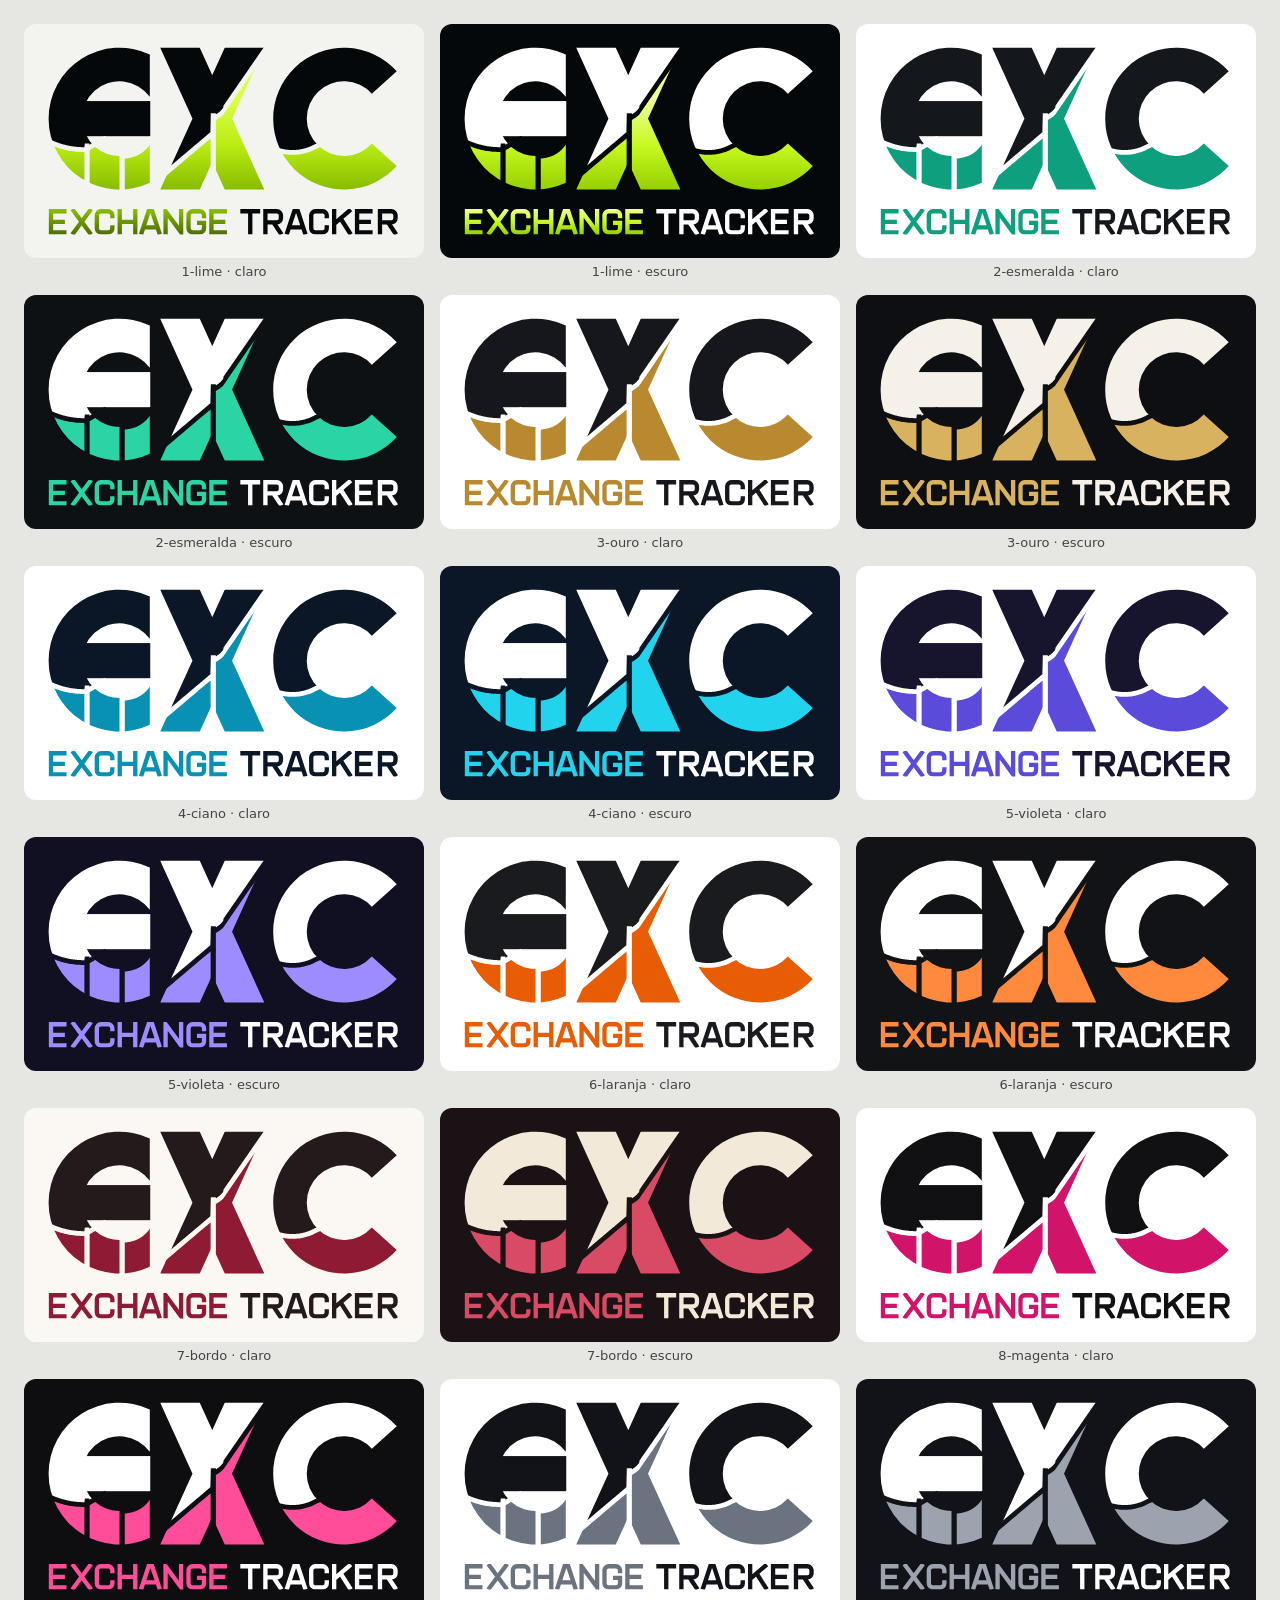
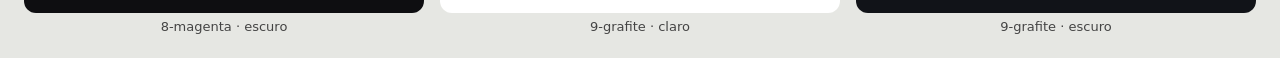
<file: brand/paletas/preview.html>
<!doctype html><html lang="pt-BR"><head><meta charset="utf-8"><meta name="viewport" content="width=device-width,initial-scale=1"><title>EXC · 9 paletas</title>
<style>body{margin:0;padding:24px;background:#E6E7E3;font-family:Inter,system-ui,sans-serif}
main{display:grid;grid-template-columns:repeat(auto-fit,minmax(300px,1fr));gap:16px;max-width:1300px;margin:auto}
figure{margin:0}figure div{border-radius:12px;padding:20px}figcaption{font-size:13px;color:#444;margin-top:6px;text-align:center}</style></head>
<body><main><figure><div style="background:#F3F4F0"><svg style="width:100%;display:block" xmlns="http://www.w3.org/2000/svg" viewBox="-14 -10 1640 884" role="img" aria-labelledby="exchange-tracker-1-lime-claro-t">
  <title id="exchange-tracker-1-lime-claro-t">EXC · Exchange Tracker</title>
  <defs>
    <linearGradient id="p1c-lime" gradientUnits="userSpaceOnUse" x1="0" y1="250" x2="0" y2="660"><stop offset="0" stop-color="#D9FF45"/><stop offset="0.5" stop-color="#B9EC12"/><stop offset="1" stop-color="#86BB00"/></linearGradient>
    <clipPath id="p1c-xbox"><rect x="515" y="7" width="475" height="646"/></clipPath>
    <clipPath id="p1c-acc"><path d="M7.0 446.0 13.6 448.9 20.2 451.7 26.8 454.4 33.3 457.0 39.9 459.4 46.4 461.8 52.9 463.9 59.5 466.0 66.0 467.9 72.6 469.7 79.2 471.4 85.9 473.0 92.6 474.4 99.3 475.8 106.0 476.9 112.9 478.0 119.7 478.9 126.7 479.8 133.7 480.4 140.8 481.0 147.9 481.4 155.2 481.8 162.6 481.9 170.0 482.0 L170.0 720 L7.0 720 Z M194.0 474.0 205.3 467.3 216.7 460.7 228.0 454.0 239.3 447.3 250.7 440.7 262.0 434.0 273.3 440.7 284.7 447.3 296.0 454.0 307.3 460.7 318.7 467.3 330.0 474.0 L330.0 720 L194.0 720 Z M354.0 512.0 359.7 511.4 365.4 510.7 371.0 509.8 376.5 508.8 381.9 507.6 387.3 506.2 392.6 504.6 397.9 502.9 403.0 501.0 408.1 498.8 413.1 496.5 418.0 494.0 422.8 491.3 427.6 488.3 432.2 485.2 436.8 481.8 441.3 478.2 445.7 474.3 450.0 470.2 454.2 465.9 458.3 461.3 462.3 456.5 466.2 451.4 470.0 446.0 L470.0 720 L354.0 720 Z M515.0 606.0 516.6 606.0 518.1 605.8 519.7 605.6 521.1 605.4 522.5 605.0 523.9 604.6 525.3 604.1 526.6 603.6 527.9 602.9 529.2 602.3 530.4 601.5 531.6 600.8 532.8 599.9 534.0 599.0 535.2 598.1 536.4 597.1 537.6 596.1 538.8 595.0 539.9 593.9 541.1 592.8 542.3 591.6 543.5 590.5 544.8 589.2 546.0 588.0 570.9 567.0 595.8 546.0 620.6 525.0 645.5 504.0 670.4 483.0 695.2 462.0 720.1 441.0 745.0 420.0 L745.0 720 L515.0 720 Z M769.0 336.0 770.8 334.9 772.6 333.8 774.3 332.8 776.0 331.8 777.5 330.8 779.1 329.9 780.6 328.9 782.0 328.0 783.4 327.1 784.8 326.2 786.1 325.3 787.4 324.4 788.6 323.5 789.9 322.5 791.1 321.6 792.3 320.7 793.5 319.7 794.7 318.7 795.9 317.7 797.1 316.6 798.3 315.5 799.5 314.4 800.8 313.2 802.0 312.0 825.5 278.0 849.0 244.0 872.5 210.0 896.0 176.0 919.5 142.0 943.0 108.0 966.5 74.0 990.0 40.0 L990.0 720 L769.0 720 Z M1030.0 478.0 1037.6 480.9 1045.2 483.5 1052.9 485.9 1060.8 488.0 1068.6 489.8 1076.6 491.4 1084.6 492.7 1092.7 493.7 1100.8 494.5 1108.9 494.9 1117.1 495.1 1125.2 495.0 1133.4 494.6 1141.6 493.9 1149.8 492.9 1158.0 491.6 1166.2 490.0 1174.3 488.1 1182.4 485.9 1190.4 483.4 1198.4 480.5 1206.3 477.3 1214.2 473.8 1222.0 470.0 1270.2 448.2 1318.5 426.5 1366.8 404.8 1415.0 383.0 1463.2 361.2 1511.5 339.5 1559.8 317.8 1608.0 296.0 L1608.0 720 L1030.0 720 Z "/></clipPath>
    <clipPath id="p1c-ink"><path d="M-20.0 415.2 -18.0 415.2 -16.0 415.2 -14.0 415.2 -12.0 415.2 -10.0 415.2 -8.0 415.2 -6.0 415.2 -4.0 415.2 -2.0 415.2 0.0 415.2 2.0 415.2 4.0 415.2 6.0 415.2 8.0 422.4 10.0 423.3 12.0 424.1 14.0 425.2 16.0 426.0 18.0 426.9 20.0 427.7 22.0 428.7 24.0 429.5 26.0 430.4 28.0 431.3 30.0 432.1 32.0 432.9 34.0 433.8 36.0 434.5 38.0 435.3 40.0 436.2 42.0 436.9 44.0 437.6 46.0 438.3 48.0 439.1 50.0 439.8 52.0 440.4 54.0 441.2 56.0 441.8 58.0 442.5 60.0 443.2 62.0 443.8 64.0 444.4 66.0 445.0 68.0 445.7 70.0 446.2 72.0 446.8 74.0 447.4 76.0 447.9 78.0 448.4 80.0 449.0 82.0 449.5 84.0 450.0 86.0 450.5 88.0 451.0 90.0 451.4 92.0 451.8 94.0 452.3 96.0 452.7 98.0 453.1 100.0 453.5 102.0 453.9 104.0 454.2 106.0 454.6 108.0 455.0 110.0 455.3 112.0 455.6 114.0 456.0 116.0 456.2 118.0 456.5 120.0 456.8 122.0 457.1 124.0 457.3 126.0 457.5 128.0 457.8 130.0 458.0 132.0 458.2 134.0 458.4 136.0 458.6 138.0 458.7 140.0 458.9 142.0 459.0 144.0 459.2 146.0 459.3 148.0 459.4 150.0 459.5 152.0 459.6 154.0 459.7 156.0 459.8 158.0 459.8 160.0 459.9 162.0 459.9 164.0 459.9 166.0 460.0 168.0 460.0 170.0 460.0 172.0 443.2 174.0 443.2 176.0 443.2 178.0 443.2 180.0 443.2 182.0 443.2 184.0 443.2 186.0 443.2 188.0 443.2 190.0 443.2 192.0 443.2 194.0 448.5 196.0 447.3 198.0 446.1 200.0 444.9 202.0 443.8 204.0 442.6 206.0 441.4 208.0 440.2 210.0 439.1 212.0 437.9 214.0 436.7 216.0 435.5 218.0 434.4 220.0 433.2 222.0 432.0 224.0 430.8 226.0 429.7 228.0 428.5 230.0 427.3 232.0 426.1 234.0 424.9 236.0 423.8 238.0 422.6 240.0 421.4 242.0 420.2 244.0 419.1 246.0 417.9 248.0 416.7 250.0 415.5 252.0 414.4 254.0 413.2 256.0 412.0 258.0 410.8 260.0 409.7 262.0 408.5 264.0 409.7 266.0 410.8 268.0 412.0 270.0 413.2 272.0 414.4 274.0 415.5 276.0 416.7 278.0 417.9 280.0 419.1 282.0 420.2 284.0 421.4 286.0 422.6 288.0 423.8 290.0 424.9 292.0 426.1 294.0 427.3 296.0 428.5 298.0 429.7 300.0 430.8 302.0 432.0 304.0 433.2 306.0 434.4 308.0 435.5 310.0 436.7 312.0 437.9 314.0 439.1 316.0 440.2 318.0 441.4 320.0 442.6 322.0 443.8 324.0 444.9 326.0 446.1 328.0 447.3 330.0 448.5 332.0 443.2 334.0 443.2 336.0 443.2 338.0 443.2 340.0 443.2 342.0 443.2 344.0 443.2 346.0 443.2 348.0 443.2 350.0 443.2 352.0 443.2 354.0 489.9 356.0 489.7 358.0 489.5 360.0 489.2 362.0 489.0 364.0 488.7 366.0 488.3 368.0 488.0 370.0 487.7 372.0 487.2 374.0 486.9 376.0 486.5 378.0 485.9 380.0 485.5 382.0 484.8 384.0 484.3 386.0 483.8 388.0 483.1 390.0 482.5 392.0 481.9 394.0 481.0 396.0 480.3 398.0 479.3 400.0 478.6 402.0 477.9 404.0 476.7 406.0 475.9 408.0 475.0 410.0 473.7 412.0 472.8 414.0 471.3 416.0 470.3 418.0 469.3 420.0 467.6 422.0 466.5 424.0 464.7 426.0 463.4 428.0 461.5 430.0 460.1 432.0 458.7 434.0 456.5 436.0 455.0 438.0 452.6 440.0 450.9 442.0 448.3 444.0 446.5 446.0 443.6 448.0 441.7 450.0 438.6 452.0 436.5 454.0 434.5 456.0 430.9 458.0 428.6 460.0 424.7 462.0 422.3 464.0 418.0 466.0 415.4 468.0 410.8 470.0 407.9 472.0 415.2 474.0 415.2 476.0 415.2 478.0 415.2 480.0 415.2 482.0 415.2 484.0 415.2 486.0 415.2 488.0 415.2 490.0 415.2 492.0 415.2 494.0 415.2 496.0 415.2 498.0 415.2 500.0 415.2 502.0 415.2 504.0 415.2 506.0 415.2 508.0 415.2 510.0 415.2 512.0 415.2 514.0 415.2 516.0 584.0 518.0 583.8 520.0 583.2 522.0 582.5 524.0 581.2 526.0 580.0 528.0 578.0 530.0 576.3 532.0 573.7 534.0 571.7 536.0 568.9 538.0 566.1 540.0 563.5 542.0 561.3 544.0 559.0 546.0 556.9 548.0 557.5 550.0 555.8 552.0 554.1 554.0 552.5 556.0 550.8 558.0 549.1 560.0 547.4 562.0 545.7 564.0 544.0 566.0 542.3 568.0 540.6 570.0 538.9 572.0 537.3 574.0 535.6 576.0 533.9 578.0 532.2 580.0 530.5 582.0 528.8 584.0 527.1 586.0 525.4 588.0 523.8 590.0 522.1 592.0 520.4 594.0 518.7 596.0 517.0 598.0 515.3 600.0 513.6 602.0 511.9 604.0 510.2 606.0 508.6 608.0 506.9 610.0 505.2 612.0 503.5 614.0 501.8 616.0 500.1 618.0 498.4 620.0 496.7 622.0 495.0 624.0 493.4 626.0 491.7 628.0 490.0 630.0 488.3 632.0 486.6 634.0 484.9 636.0 483.2 638.0 481.5 640.0 479.9 642.0 478.2 644.0 476.5 646.0 474.8 648.0 473.1 650.0 471.4 652.0 469.7 654.0 468.0 656.0 466.3 658.0 464.7 660.0 463.0 662.0 461.3 664.0 459.6 666.0 457.9 668.0 456.2 670.0 454.5 672.0 452.8 674.0 451.1 676.0 449.5 678.0 447.8 680.0 446.1 682.0 444.4 684.0 442.7 686.0 441.0 688.0 439.3 690.0 437.6 692.0 436.0 694.0 434.3 696.0 432.6 698.0 430.9 700.0 429.2 702.0 427.5 704.0 425.8 706.0 424.1 708.0 422.4 710.0 420.8 712.0 419.1 714.0 417.4 716.0 415.7 718.0 414.0 720.0 412.3 722.0 410.6 724.0 408.9 726.0 407.2 728.0 405.6 730.0 403.9 732.0 402.2 734.0 400.5 736.0 398.8 738.0 397.1 740.0 395.4 742.0 393.7 744.0 392.1 746.0 305.2 748.0 305.2 750.0 305.2 752.0 305.2 754.0 305.2 756.0 305.2 758.0 305.2 760.0 305.2 762.0 305.2 764.0 305.2 766.0 305.2 768.0 305.2 770.0 309.7 772.0 308.5 774.0 307.3 776.0 305.9 778.0 304.6 780.0 303.3 782.0 301.9 784.0 300.2 786.0 298.7 788.0 296.9 790.0 294.9 792.0 293.0 794.0 290.7 796.0 288.3 798.0 286.1 800.0 283.4 802.0 281.1 804.0 270.4 806.0 267.5 808.0 264.6 810.0 261.7 812.0 258.8 814.0 255.9 816.0 253.1 818.0 250.2 820.0 247.3 822.0 244.4 824.0 241.5 826.0 238.6 828.0 235.7 830.0 232.8 832.0 229.9 834.0 227.0 836.0 224.1 838.0 221.2 840.0 218.3 842.0 215.4 844.0 212.5 846.0 209.6 848.0 206.8 850.0 203.9 852.0 201.0 854.0 198.1 856.0 195.2 858.0 192.3 860.0 189.4 862.0 186.5 864.0 183.6 866.0 180.7 868.0 177.8 870.0 174.9 872.0 172.0 874.0 169.1 876.0 166.2 878.0 163.3 880.0 160.5 882.0 157.6 884.0 154.7 886.0 151.8 888.0 148.9 890.0 146.0 892.0 143.1 894.0 140.2 896.0 137.3 898.0 134.4 900.0 131.5 902.0 128.6 904.0 125.7 906.0 122.8 908.0 119.9 910.0 117.1 912.0 114.2 914.0 111.3 916.0 108.4 918.0 105.5 920.0 102.6 922.0 99.7 924.0 96.8 926.0 93.9 928.0 91.0 930.0 88.1 932.0 85.2 934.0 82.3 936.0 79.4 938.0 76.5 940.0 73.6 942.0 70.8 944.0 67.9 946.0 65.0 948.0 62.1 950.0 59.2 952.0 56.3 954.0 53.4 956.0 50.5 958.0 47.6 960.0 44.7 962.0 41.8 964.0 38.9 966.0 36.0 968.0 33.1 970.0 30.2 972.0 27.3 974.0 24.5 976.0 21.6 978.0 18.7 980.0 15.8 982.0 12.9 984.0 10.0 986.0 7.1 988.0 4.2 990.0 1.3 992.0 9.2 994.0 9.2 996.0 9.2 998.0 9.2 1000.0 9.2 1002.0 9.2 1004.0 9.2 1006.0 9.2 1008.0 9.2 1010.0 9.2 1012.0 9.2 1014.0 9.2 1016.0 9.2 1018.0 9.2 1020.0 9.2 1022.0 9.2 1024.0 9.2 1026.0 9.2 1028.0 9.2 1030.0 454.5 1032.0 455.2 1034.0 456.0 1036.0 456.7 1038.0 457.8 1040.0 458.5 1042.0 459.1 1044.0 459.8 1046.0 460.7 1048.0 461.3 1050.0 462.0 1052.0 462.6 1054.0 463.4 1056.0 463.9 1058.0 464.4 1060.0 465.0 1062.0 465.7 1064.0 466.1 1066.0 466.6 1068.0 467.1 1070.0 467.6 1072.0 468.0 1074.0 468.4 1076.0 468.8 1078.0 469.3 1080.0 469.6 1082.0 470.0 1084.0 470.3 1086.0 470.7 1088.0 470.9 1090.0 471.2 1092.0 471.4 1094.0 471.7 1096.0 471.9 1098.0 472.1 1100.0 472.3 1102.0 472.5 1104.0 472.6 1106.0 472.7 1108.0 472.8 1110.0 472.9 1112.0 473.0 1114.0 473.0 1116.0 473.1 1118.0 473.1 1120.0 473.1 1122.0 473.0 1124.0 473.0 1126.0 472.9 1128.0 472.8 1130.0 472.7 1132.0 472.6 1134.0 472.5 1136.0 472.3 1138.0 472.1 1140.0 472.0 1142.0 471.7 1144.0 471.5 1146.0 471.2 1148.0 471.0 1150.0 470.6 1152.0 470.3 1154.0 470.0 1156.0 469.7 1158.0 469.2 1160.0 468.8 1162.0 468.4 1164.0 468.0 1166.0 467.6 1168.0 467.0 1170.0 466.5 1172.0 466.1 1174.0 465.6 1176.0 464.8 1178.0 464.3 1180.0 463.7 1182.0 463.2 1184.0 462.3 1186.0 461.7 1188.0 461.1 1190.0 460.4 1192.0 459.4 1194.0 458.7 1196.0 458.0 1198.0 457.3 1200.0 456.2 1202.0 455.4 1204.0 454.6 1206.0 453.8 1208.0 452.5 1210.0 451.6 1212.0 450.7 1214.0 449.8 1216.0 448.4 1218.0 447.4 1220.0 446.5 1222.0 445.5 1224.0 445.0 1226.0 444.1 1228.0 443.2 1230.0 442.3 1232.0 441.4 1234.0 440.5 1236.0 439.6 1238.0 438.7 1240.0 437.8 1242.0 436.9 1244.0 436.0 1246.0 435.0 1248.0 434.1 1250.0 433.2 1252.0 432.3 1254.0 431.4 1256.0 430.5 1258.0 429.6 1260.0 428.7 1262.0 427.8 1264.0 426.9 1266.0 426.0 1268.0 425.1 1270.0 424.2 1272.0 423.3 1274.0 422.4 1276.0 421.5 1278.0 420.6 1280.0 419.7 1282.0 418.8 1284.0 417.9 1286.0 417.0 1288.0 416.1 1290.0 415.2 1292.0 414.3 1294.0 413.4 1296.0 412.5 1298.0 411.6 1300.0 410.7 1302.0 409.8 1304.0 408.9 1306.0 408.0 1308.0 407.1 1310.0 406.2 1312.0 405.3 1314.0 404.4 1316.0 403.5 1318.0 402.6 1320.0 401.7 1322.0 400.8 1324.0 399.9 1326.0 399.0 1328.0 398.1 1330.0 397.2 1332.0 396.3 1334.0 395.4 1336.0 394.5 1338.0 393.6 1340.0 392.7 1342.0 391.8 1344.0 390.9 1346.0 390.0 1348.0 389.1 1350.0 388.2 1352.0 387.3 1354.0 386.4 1356.0 385.5 1358.0 384.6 1360.0 383.7 1362.0 382.8 1364.0 381.9 1366.0 381.0 1368.0 380.1 1370.0 379.2 1372.0 378.3 1374.0 377.3 1376.0 376.4 1378.0 375.5 1380.0 374.6 1382.0 373.7 1384.0 372.8 1386.0 371.9 1388.0 371.0 1390.0 370.1 1392.0 369.2 1394.0 368.3 1396.0 367.4 1398.0 366.5 1400.0 365.6 1402.0 364.7 1404.0 363.8 1406.0 362.9 1408.0 362.0 1410.0 361.1 1412.0 360.2 1414.0 359.3 1416.0 358.4 1418.0 357.5 1420.0 356.6 1422.0 355.7 1424.0 354.8 1426.0 353.9 1428.0 353.0 1430.0 352.1 1432.0 351.2 1434.0 350.3 1436.0 349.4 1438.0 348.5 1440.0 347.6 1442.0 346.7 1444.0 345.8 1446.0 344.9 1448.0 344.0 1450.0 343.1 1452.0 342.2 1454.0 341.3 1456.0 340.4 1458.0 339.5 1460.0 338.6 1462.0 337.7 1464.0 336.8 1466.0 335.9 1468.0 335.0 1470.0 334.1 1472.0 333.2 1474.0 332.3 1476.0 331.4 1478.0 330.5 1480.0 329.6 1482.0 328.7 1484.0 327.8 1486.0 326.9 1488.0 326.0 1490.0 325.1 1492.0 324.2 1494.0 323.3 1496.0 322.4 1498.0 321.5 1500.0 320.6 1502.0 319.7 1504.0 318.7 1506.0 317.8 1508.0 316.9 1510.0 316.0 1512.0 315.1 1514.0 314.2 1516.0 313.3 1518.0 312.4 1520.0 311.5 1522.0 310.6 1524.0 309.7 1526.0 308.8 1528.0 307.9 1530.0 307.0 1532.0 306.1 1534.0 305.2 1536.0 304.3 1538.0 303.4 1540.0 302.5 1542.0 301.6 1544.0 300.7 1546.0 299.8 1548.0 298.9 1550.0 298.0 1552.0 297.1 1554.0 296.2 1556.0 295.3 1558.0 294.4 1560.0 293.5 1562.0 292.6 1564.0 291.7 1566.0 290.8 1568.0 289.9 1570.0 289.0 1572.0 288.1 1574.0 287.2 1576.0 286.3 1578.0 285.4 1580.0 284.5 1582.0 283.6 1584.0 282.7 1586.0 281.8 1588.0 280.9 1590.0 280.0 1592.0 279.1 1594.0 278.2 1596.0 277.3 1598.0 276.4 1600.0 275.5 1602.0 274.6 1604.0 273.7 1606.0 272.8 1608.0 271.9 1610.0 265.2 1612.0 265.2 1614.0 265.2 1616.0 265.2 1618.0 265.2 1620.0 265.2 1622.0 265.2 1624.0 265.2 1626.0 265.2 1628.0 265.2 1630.0 265.2 1632.0 265.2 1634.0 265.2 1636.0 265.2 1638.0 265.2 1640.0 265.2 L1640 -40 L-20 -40 Z"/></clipPath>
  </defs>
  <g clip-path="url(#p1c-ink)"><g fill="#05080A" stroke="#05080A">
      <path d="M468 38A323 323 0 1 0 468 622L468 429.3A170 170 0 1 1 468 230.7Z" stroke="none"/>
      <rect x="150" y="250" width="320" height="160" stroke="none"/>
      <g clip-path="url(#p1c-xbox)"><path d="M565.9 -80L939.1 740M939.1 -80L565.9 740" fill="none" stroke-width="164"/></g>
      <path d="M1593 113.9A323 323 0 1 0 1593 546.1L1479.3 443.8A170 170 0 1 1 1479.3 216.2Z" stroke="none"/>
    </g></g>
  <g clip-path="url(#p1c-acc)"><g fill="url(#p1c-lime)" stroke="url(#p1c-lime)">
      <path d="M468 38A323 323 0 1 0 468 622L468 429.3A170 170 0 1 1 468 230.7Z" stroke="none"/>
      <rect x="150" y="250" width="320" height="160" stroke="none"/>
      <g clip-path="url(#p1c-xbox)"><path d="M565.9 -80L939.1 740M939.1 -80L565.9 740" fill="none" stroke-width="164"/></g>
      <path d="M1593 113.9A323 323 0 1 0 1593 546.1L1479.3 443.8A170 170 0 1 1 1479.3 216.2Z" stroke="none"/>
    </g></g>
  <defs><linearGradient id="p1c-wm" gradientUnits="userSpaceOnUse" x1="0" y1="0" x2="0" y2="100"><stop offset="0" stop-color="#8CC000"/><stop offset="0.5" stop-color="#6A9400"/><stop offset="1" stop-color="#4F6D00"/></linearGradient><clipPath id="p1c-band"><rect x="-20" y="0" width="1460" height="100"/></clipPath></defs>
  <g transform="translate(8 742) scale(1.16)" fill="none" stroke-width="17" clip-path="url(#p1c-band)">
    <g stroke="url(#p1c-wm)"><path transform="translate(0 0)" d="M69.5 8.5H8.5V91.5H69.5M8.5 50H63"/><path transform="translate(90 0)" d="M2 0L76 100M76 0L2 100"/><path transform="translate(180 0)" d="M69.5 36V24.5A16 16 0 0 0 53.5 8.5H24.5A16 16 0 0 0 8.5 24.5V75.5A16 16 0 0 0 24.5 91.5H53.5A16 16 0 0 0 69.5 75.5V64"/><path transform="translate(270 0)" d="M8.5 0V100M69.5 0V100M8.5 50H69.5"/><path transform="translate(360 0)" d="M2 100L32 8.5H46L76 100M11 72H67"/><path transform="translate(450 0)" d="M8.5 100V8.5L69.5 91.5V0"/><path transform="translate(540 0)" d="M69.5 36V24.5A16 16 0 0 0 53.5 8.5H24.5A16 16 0 0 0 8.5 24.5V75.5A16 16 0 0 0 24.5 91.5H53.5A16 16 0 0 0 69.5 75.5V54H42"/><path transform="translate(630 0)" d="M69.5 8.5H8.5V91.5H69.5M8.5 50H63"/></g>
    <g stroke="#05080A"><path transform="translate(752 0)" d="M0 8.5H78M39 8.5V100"/><path transform="translate(842 0)" d="M8.5 100V8.5H53.5A16 16 0 0 1 69.5 24.5V36A16 16 0 0 1 53.5 52H8.5M40 52L72 100"/><path transform="translate(932 0)" d="M2 100L32 8.5H46L76 100M11 72H67"/><path transform="translate(1022 0)" d="M69.5 36V24.5A16 16 0 0 0 53.5 8.5H24.5A16 16 0 0 0 8.5 24.5V75.5A16 16 0 0 0 24.5 91.5H53.5A16 16 0 0 0 69.5 75.5V64"/><path transform="translate(1112 0)" d="M8.5 0V100M8.5 58L74 2M34 37L74 100"/><path transform="translate(1202 0)" d="M69.5 8.5H8.5V91.5H69.5M8.5 50H63"/><path transform="translate(1292 0)" d="M8.5 100V8.5H53.5A16 16 0 0 1 69.5 24.5V36A16 16 0 0 1 53.5 52H8.5M40 52L72 100"/></g>
  </g>
</svg>
</div><figcaption>1-lime · claro</figcaption></figure><figure><div style="background:#05080A"><svg style="width:100%;display:block" xmlns="http://www.w3.org/2000/svg" viewBox="-14 -10 1640 884" role="img" aria-labelledby="exchange-tracker-1-lime-escuro-t">
  <title id="exchange-tracker-1-lime-escuro-t">EXC · Exchange Tracker</title>
  <defs>
    <linearGradient id="p1e-lime" gradientUnits="userSpaceOnUse" x1="0" y1="250" x2="0" y2="660"><stop offset="0" stop-color="#F0FF94"/><stop offset="0.5" stop-color="#C6F91F"/><stop offset="1" stop-color="#93CF00"/></linearGradient>
    <clipPath id="p1e-xbox"><rect x="515" y="7" width="475" height="646"/></clipPath>
    <clipPath id="p1e-acc"><path d="M7.0 446.0 13.6 448.9 20.2 451.7 26.8 454.4 33.3 457.0 39.9 459.4 46.4 461.8 52.9 463.9 59.5 466.0 66.0 467.9 72.6 469.7 79.2 471.4 85.9 473.0 92.6 474.4 99.3 475.8 106.0 476.9 112.9 478.0 119.7 478.9 126.7 479.8 133.7 480.4 140.8 481.0 147.9 481.4 155.2 481.8 162.6 481.9 170.0 482.0 L170.0 720 L7.0 720 Z M194.0 474.0 205.3 467.3 216.7 460.7 228.0 454.0 239.3 447.3 250.7 440.7 262.0 434.0 273.3 440.7 284.7 447.3 296.0 454.0 307.3 460.7 318.7 467.3 330.0 474.0 L330.0 720 L194.0 720 Z M354.0 512.0 359.7 511.4 365.4 510.7 371.0 509.8 376.5 508.8 381.9 507.6 387.3 506.2 392.6 504.6 397.9 502.9 403.0 501.0 408.1 498.8 413.1 496.5 418.0 494.0 422.8 491.3 427.6 488.3 432.2 485.2 436.8 481.8 441.3 478.2 445.7 474.3 450.0 470.2 454.2 465.9 458.3 461.3 462.3 456.5 466.2 451.4 470.0 446.0 L470.0 720 L354.0 720 Z M515.0 606.0 516.6 606.0 518.1 605.8 519.7 605.6 521.1 605.4 522.5 605.0 523.9 604.6 525.3 604.1 526.6 603.6 527.9 602.9 529.2 602.3 530.4 601.5 531.6 600.8 532.8 599.9 534.0 599.0 535.2 598.1 536.4 597.1 537.6 596.1 538.8 595.0 539.9 593.9 541.1 592.8 542.3 591.6 543.5 590.5 544.8 589.2 546.0 588.0 570.9 567.0 595.8 546.0 620.6 525.0 645.5 504.0 670.4 483.0 695.2 462.0 720.1 441.0 745.0 420.0 L745.0 720 L515.0 720 Z M769.0 336.0 770.8 334.9 772.6 333.8 774.3 332.8 776.0 331.8 777.5 330.8 779.1 329.9 780.6 328.9 782.0 328.0 783.4 327.1 784.8 326.2 786.1 325.3 787.4 324.4 788.6 323.5 789.9 322.5 791.1 321.6 792.3 320.7 793.5 319.7 794.7 318.7 795.9 317.7 797.1 316.6 798.3 315.5 799.5 314.4 800.8 313.2 802.0 312.0 825.5 278.0 849.0 244.0 872.5 210.0 896.0 176.0 919.5 142.0 943.0 108.0 966.5 74.0 990.0 40.0 L990.0 720 L769.0 720 Z M1030.0 478.0 1037.6 480.9 1045.2 483.5 1052.9 485.9 1060.8 488.0 1068.6 489.8 1076.6 491.4 1084.6 492.7 1092.7 493.7 1100.8 494.5 1108.9 494.9 1117.1 495.1 1125.2 495.0 1133.4 494.6 1141.6 493.9 1149.8 492.9 1158.0 491.6 1166.2 490.0 1174.3 488.1 1182.4 485.9 1190.4 483.4 1198.4 480.5 1206.3 477.3 1214.2 473.8 1222.0 470.0 1270.2 448.2 1318.5 426.5 1366.8 404.8 1415.0 383.0 1463.2 361.2 1511.5 339.5 1559.8 317.8 1608.0 296.0 L1608.0 720 L1030.0 720 Z "/></clipPath>
    <clipPath id="p1e-ink"><path d="M-20.0 415.2 -18.0 415.2 -16.0 415.2 -14.0 415.2 -12.0 415.2 -10.0 415.2 -8.0 415.2 -6.0 415.2 -4.0 415.2 -2.0 415.2 0.0 415.2 2.0 415.2 4.0 415.2 6.0 415.2 8.0 422.4 10.0 423.3 12.0 424.1 14.0 425.2 16.0 426.0 18.0 426.9 20.0 427.7 22.0 428.7 24.0 429.5 26.0 430.4 28.0 431.3 30.0 432.1 32.0 432.9 34.0 433.8 36.0 434.5 38.0 435.3 40.0 436.2 42.0 436.9 44.0 437.6 46.0 438.3 48.0 439.1 50.0 439.8 52.0 440.4 54.0 441.2 56.0 441.8 58.0 442.5 60.0 443.2 62.0 443.8 64.0 444.4 66.0 445.0 68.0 445.7 70.0 446.2 72.0 446.8 74.0 447.4 76.0 447.9 78.0 448.4 80.0 449.0 82.0 449.5 84.0 450.0 86.0 450.5 88.0 451.0 90.0 451.4 92.0 451.8 94.0 452.3 96.0 452.7 98.0 453.1 100.0 453.5 102.0 453.9 104.0 454.2 106.0 454.6 108.0 455.0 110.0 455.3 112.0 455.6 114.0 456.0 116.0 456.2 118.0 456.5 120.0 456.8 122.0 457.1 124.0 457.3 126.0 457.5 128.0 457.8 130.0 458.0 132.0 458.2 134.0 458.4 136.0 458.6 138.0 458.7 140.0 458.9 142.0 459.0 144.0 459.2 146.0 459.3 148.0 459.4 150.0 459.5 152.0 459.6 154.0 459.7 156.0 459.8 158.0 459.8 160.0 459.9 162.0 459.9 164.0 459.9 166.0 460.0 168.0 460.0 170.0 460.0 172.0 443.2 174.0 443.2 176.0 443.2 178.0 443.2 180.0 443.2 182.0 443.2 184.0 443.2 186.0 443.2 188.0 443.2 190.0 443.2 192.0 443.2 194.0 448.5 196.0 447.3 198.0 446.1 200.0 444.9 202.0 443.8 204.0 442.6 206.0 441.4 208.0 440.2 210.0 439.1 212.0 437.9 214.0 436.7 216.0 435.5 218.0 434.4 220.0 433.2 222.0 432.0 224.0 430.8 226.0 429.7 228.0 428.5 230.0 427.3 232.0 426.1 234.0 424.9 236.0 423.8 238.0 422.6 240.0 421.4 242.0 420.2 244.0 419.1 246.0 417.9 248.0 416.7 250.0 415.5 252.0 414.4 254.0 413.2 256.0 412.0 258.0 410.8 260.0 409.7 262.0 408.5 264.0 409.7 266.0 410.8 268.0 412.0 270.0 413.2 272.0 414.4 274.0 415.5 276.0 416.7 278.0 417.9 280.0 419.1 282.0 420.2 284.0 421.4 286.0 422.6 288.0 423.8 290.0 424.9 292.0 426.1 294.0 427.3 296.0 428.5 298.0 429.7 300.0 430.8 302.0 432.0 304.0 433.2 306.0 434.4 308.0 435.5 310.0 436.7 312.0 437.9 314.0 439.1 316.0 440.2 318.0 441.4 320.0 442.6 322.0 443.8 324.0 444.9 326.0 446.1 328.0 447.3 330.0 448.5 332.0 443.2 334.0 443.2 336.0 443.2 338.0 443.2 340.0 443.2 342.0 443.2 344.0 443.2 346.0 443.2 348.0 443.2 350.0 443.2 352.0 443.2 354.0 489.9 356.0 489.7 358.0 489.5 360.0 489.2 362.0 489.0 364.0 488.7 366.0 488.3 368.0 488.0 370.0 487.7 372.0 487.2 374.0 486.9 376.0 486.5 378.0 485.9 380.0 485.5 382.0 484.8 384.0 484.3 386.0 483.8 388.0 483.1 390.0 482.5 392.0 481.9 394.0 481.0 396.0 480.3 398.0 479.3 400.0 478.6 402.0 477.9 404.0 476.7 406.0 475.9 408.0 475.0 410.0 473.7 412.0 472.8 414.0 471.3 416.0 470.3 418.0 469.3 420.0 467.6 422.0 466.5 424.0 464.7 426.0 463.4 428.0 461.5 430.0 460.1 432.0 458.7 434.0 456.5 436.0 455.0 438.0 452.6 440.0 450.9 442.0 448.3 444.0 446.5 446.0 443.6 448.0 441.7 450.0 438.6 452.0 436.5 454.0 434.5 456.0 430.9 458.0 428.6 460.0 424.7 462.0 422.3 464.0 418.0 466.0 415.4 468.0 410.8 470.0 407.9 472.0 415.2 474.0 415.2 476.0 415.2 478.0 415.2 480.0 415.2 482.0 415.2 484.0 415.2 486.0 415.2 488.0 415.2 490.0 415.2 492.0 415.2 494.0 415.2 496.0 415.2 498.0 415.2 500.0 415.2 502.0 415.2 504.0 415.2 506.0 415.2 508.0 415.2 510.0 415.2 512.0 415.2 514.0 415.2 516.0 584.0 518.0 583.8 520.0 583.2 522.0 582.5 524.0 581.2 526.0 580.0 528.0 578.0 530.0 576.3 532.0 573.7 534.0 571.7 536.0 568.9 538.0 566.1 540.0 563.5 542.0 561.3 544.0 559.0 546.0 556.9 548.0 557.5 550.0 555.8 552.0 554.1 554.0 552.5 556.0 550.8 558.0 549.1 560.0 547.4 562.0 545.7 564.0 544.0 566.0 542.3 568.0 540.6 570.0 538.9 572.0 537.3 574.0 535.6 576.0 533.9 578.0 532.2 580.0 530.5 582.0 528.8 584.0 527.1 586.0 525.4 588.0 523.8 590.0 522.1 592.0 520.4 594.0 518.7 596.0 517.0 598.0 515.3 600.0 513.6 602.0 511.9 604.0 510.2 606.0 508.6 608.0 506.9 610.0 505.2 612.0 503.5 614.0 501.8 616.0 500.1 618.0 498.4 620.0 496.7 622.0 495.0 624.0 493.4 626.0 491.7 628.0 490.0 630.0 488.3 632.0 486.6 634.0 484.9 636.0 483.2 638.0 481.5 640.0 479.9 642.0 478.2 644.0 476.5 646.0 474.8 648.0 473.1 650.0 471.4 652.0 469.7 654.0 468.0 656.0 466.3 658.0 464.7 660.0 463.0 662.0 461.3 664.0 459.6 666.0 457.9 668.0 456.2 670.0 454.5 672.0 452.8 674.0 451.1 676.0 449.5 678.0 447.8 680.0 446.1 682.0 444.4 684.0 442.7 686.0 441.0 688.0 439.3 690.0 437.6 692.0 436.0 694.0 434.3 696.0 432.6 698.0 430.9 700.0 429.2 702.0 427.5 704.0 425.8 706.0 424.1 708.0 422.4 710.0 420.8 712.0 419.1 714.0 417.4 716.0 415.7 718.0 414.0 720.0 412.3 722.0 410.6 724.0 408.9 726.0 407.2 728.0 405.6 730.0 403.9 732.0 402.2 734.0 400.5 736.0 398.8 738.0 397.1 740.0 395.4 742.0 393.7 744.0 392.1 746.0 305.2 748.0 305.2 750.0 305.2 752.0 305.2 754.0 305.2 756.0 305.2 758.0 305.2 760.0 305.2 762.0 305.2 764.0 305.2 766.0 305.2 768.0 305.2 770.0 309.7 772.0 308.5 774.0 307.3 776.0 305.9 778.0 304.6 780.0 303.3 782.0 301.9 784.0 300.2 786.0 298.7 788.0 296.9 790.0 294.9 792.0 293.0 794.0 290.7 796.0 288.3 798.0 286.1 800.0 283.4 802.0 281.1 804.0 270.4 806.0 267.5 808.0 264.6 810.0 261.7 812.0 258.8 814.0 255.9 816.0 253.1 818.0 250.2 820.0 247.3 822.0 244.4 824.0 241.5 826.0 238.6 828.0 235.7 830.0 232.8 832.0 229.9 834.0 227.0 836.0 224.1 838.0 221.2 840.0 218.3 842.0 215.4 844.0 212.5 846.0 209.6 848.0 206.8 850.0 203.9 852.0 201.0 854.0 198.1 856.0 195.2 858.0 192.3 860.0 189.4 862.0 186.5 864.0 183.6 866.0 180.7 868.0 177.8 870.0 174.9 872.0 172.0 874.0 169.1 876.0 166.2 878.0 163.3 880.0 160.5 882.0 157.6 884.0 154.7 886.0 151.8 888.0 148.9 890.0 146.0 892.0 143.1 894.0 140.2 896.0 137.3 898.0 134.4 900.0 131.5 902.0 128.6 904.0 125.7 906.0 122.8 908.0 119.9 910.0 117.1 912.0 114.2 914.0 111.3 916.0 108.4 918.0 105.5 920.0 102.6 922.0 99.7 924.0 96.8 926.0 93.9 928.0 91.0 930.0 88.1 932.0 85.2 934.0 82.3 936.0 79.4 938.0 76.5 940.0 73.6 942.0 70.8 944.0 67.9 946.0 65.0 948.0 62.1 950.0 59.2 952.0 56.3 954.0 53.4 956.0 50.5 958.0 47.6 960.0 44.7 962.0 41.8 964.0 38.9 966.0 36.0 968.0 33.1 970.0 30.2 972.0 27.3 974.0 24.5 976.0 21.6 978.0 18.7 980.0 15.8 982.0 12.9 984.0 10.0 986.0 7.1 988.0 4.2 990.0 1.3 992.0 9.2 994.0 9.2 996.0 9.2 998.0 9.2 1000.0 9.2 1002.0 9.2 1004.0 9.2 1006.0 9.2 1008.0 9.2 1010.0 9.2 1012.0 9.2 1014.0 9.2 1016.0 9.2 1018.0 9.2 1020.0 9.2 1022.0 9.2 1024.0 9.2 1026.0 9.2 1028.0 9.2 1030.0 454.5 1032.0 455.2 1034.0 456.0 1036.0 456.7 1038.0 457.8 1040.0 458.5 1042.0 459.1 1044.0 459.8 1046.0 460.7 1048.0 461.3 1050.0 462.0 1052.0 462.6 1054.0 463.4 1056.0 463.9 1058.0 464.4 1060.0 465.0 1062.0 465.7 1064.0 466.1 1066.0 466.6 1068.0 467.1 1070.0 467.6 1072.0 468.0 1074.0 468.4 1076.0 468.8 1078.0 469.3 1080.0 469.6 1082.0 470.0 1084.0 470.3 1086.0 470.7 1088.0 470.9 1090.0 471.2 1092.0 471.4 1094.0 471.7 1096.0 471.9 1098.0 472.1 1100.0 472.3 1102.0 472.5 1104.0 472.6 1106.0 472.7 1108.0 472.8 1110.0 472.9 1112.0 473.0 1114.0 473.0 1116.0 473.1 1118.0 473.1 1120.0 473.1 1122.0 473.0 1124.0 473.0 1126.0 472.9 1128.0 472.8 1130.0 472.7 1132.0 472.6 1134.0 472.5 1136.0 472.3 1138.0 472.1 1140.0 472.0 1142.0 471.7 1144.0 471.5 1146.0 471.2 1148.0 471.0 1150.0 470.6 1152.0 470.3 1154.0 470.0 1156.0 469.7 1158.0 469.2 1160.0 468.8 1162.0 468.4 1164.0 468.0 1166.0 467.6 1168.0 467.0 1170.0 466.5 1172.0 466.1 1174.0 465.6 1176.0 464.8 1178.0 464.3 1180.0 463.7 1182.0 463.2 1184.0 462.3 1186.0 461.7 1188.0 461.1 1190.0 460.4 1192.0 459.4 1194.0 458.7 1196.0 458.0 1198.0 457.3 1200.0 456.2 1202.0 455.4 1204.0 454.6 1206.0 453.8 1208.0 452.5 1210.0 451.6 1212.0 450.7 1214.0 449.8 1216.0 448.4 1218.0 447.4 1220.0 446.5 1222.0 445.5 1224.0 445.0 1226.0 444.1 1228.0 443.2 1230.0 442.3 1232.0 441.4 1234.0 440.5 1236.0 439.6 1238.0 438.7 1240.0 437.8 1242.0 436.9 1244.0 436.0 1246.0 435.0 1248.0 434.1 1250.0 433.2 1252.0 432.3 1254.0 431.4 1256.0 430.5 1258.0 429.6 1260.0 428.7 1262.0 427.8 1264.0 426.9 1266.0 426.0 1268.0 425.1 1270.0 424.2 1272.0 423.3 1274.0 422.4 1276.0 421.5 1278.0 420.6 1280.0 419.7 1282.0 418.8 1284.0 417.9 1286.0 417.0 1288.0 416.1 1290.0 415.2 1292.0 414.3 1294.0 413.4 1296.0 412.5 1298.0 411.6 1300.0 410.7 1302.0 409.8 1304.0 408.9 1306.0 408.0 1308.0 407.1 1310.0 406.2 1312.0 405.3 1314.0 404.4 1316.0 403.5 1318.0 402.6 1320.0 401.7 1322.0 400.8 1324.0 399.9 1326.0 399.0 1328.0 398.1 1330.0 397.2 1332.0 396.3 1334.0 395.4 1336.0 394.5 1338.0 393.6 1340.0 392.7 1342.0 391.8 1344.0 390.9 1346.0 390.0 1348.0 389.1 1350.0 388.2 1352.0 387.3 1354.0 386.4 1356.0 385.5 1358.0 384.6 1360.0 383.7 1362.0 382.8 1364.0 381.9 1366.0 381.0 1368.0 380.1 1370.0 379.2 1372.0 378.3 1374.0 377.3 1376.0 376.4 1378.0 375.5 1380.0 374.6 1382.0 373.7 1384.0 372.8 1386.0 371.9 1388.0 371.0 1390.0 370.1 1392.0 369.2 1394.0 368.3 1396.0 367.4 1398.0 366.5 1400.0 365.6 1402.0 364.7 1404.0 363.8 1406.0 362.9 1408.0 362.0 1410.0 361.1 1412.0 360.2 1414.0 359.3 1416.0 358.4 1418.0 357.5 1420.0 356.6 1422.0 355.7 1424.0 354.8 1426.0 353.9 1428.0 353.0 1430.0 352.1 1432.0 351.2 1434.0 350.3 1436.0 349.4 1438.0 348.5 1440.0 347.6 1442.0 346.7 1444.0 345.8 1446.0 344.9 1448.0 344.0 1450.0 343.1 1452.0 342.2 1454.0 341.3 1456.0 340.4 1458.0 339.5 1460.0 338.6 1462.0 337.7 1464.0 336.8 1466.0 335.9 1468.0 335.0 1470.0 334.1 1472.0 333.2 1474.0 332.3 1476.0 331.4 1478.0 330.5 1480.0 329.6 1482.0 328.7 1484.0 327.8 1486.0 326.9 1488.0 326.0 1490.0 325.1 1492.0 324.2 1494.0 323.3 1496.0 322.4 1498.0 321.5 1500.0 320.6 1502.0 319.7 1504.0 318.7 1506.0 317.8 1508.0 316.9 1510.0 316.0 1512.0 315.1 1514.0 314.2 1516.0 313.3 1518.0 312.4 1520.0 311.5 1522.0 310.6 1524.0 309.7 1526.0 308.8 1528.0 307.9 1530.0 307.0 1532.0 306.1 1534.0 305.2 1536.0 304.3 1538.0 303.4 1540.0 302.5 1542.0 301.6 1544.0 300.7 1546.0 299.8 1548.0 298.9 1550.0 298.0 1552.0 297.1 1554.0 296.2 1556.0 295.3 1558.0 294.4 1560.0 293.5 1562.0 292.6 1564.0 291.7 1566.0 290.8 1568.0 289.9 1570.0 289.0 1572.0 288.1 1574.0 287.2 1576.0 286.3 1578.0 285.4 1580.0 284.5 1582.0 283.6 1584.0 282.7 1586.0 281.8 1588.0 280.9 1590.0 280.0 1592.0 279.1 1594.0 278.2 1596.0 277.3 1598.0 276.4 1600.0 275.5 1602.0 274.6 1604.0 273.7 1606.0 272.8 1608.0 271.9 1610.0 265.2 1612.0 265.2 1614.0 265.2 1616.0 265.2 1618.0 265.2 1620.0 265.2 1622.0 265.2 1624.0 265.2 1626.0 265.2 1628.0 265.2 1630.0 265.2 1632.0 265.2 1634.0 265.2 1636.0 265.2 1638.0 265.2 1640.0 265.2 L1640 -40 L-20 -40 Z"/></clipPath>
  </defs>
  <g clip-path="url(#p1e-ink)"><g fill="#FFFFFF" stroke="#FFFFFF">
      <path d="M468 38A323 323 0 1 0 468 622L468 429.3A170 170 0 1 1 468 230.7Z" stroke="none"/>
      <rect x="150" y="250" width="320" height="160" stroke="none"/>
      <g clip-path="url(#p1e-xbox)"><path d="M565.9 -80L939.1 740M939.1 -80L565.9 740" fill="none" stroke-width="164"/></g>
      <path d="M1593 113.9A323 323 0 1 0 1593 546.1L1479.3 443.8A170 170 0 1 1 1479.3 216.2Z" stroke="none"/>
    </g></g>
  <g clip-path="url(#p1e-acc)"><g fill="url(#p1e-lime)" stroke="url(#p1e-lime)">
      <path d="M468 38A323 323 0 1 0 468 622L468 429.3A170 170 0 1 1 468 230.7Z" stroke="none"/>
      <rect x="150" y="250" width="320" height="160" stroke="none"/>
      <g clip-path="url(#p1e-xbox)"><path d="M565.9 -80L939.1 740M939.1 -80L565.9 740" fill="none" stroke-width="164"/></g>
      <path d="M1593 113.9A323 323 0 1 0 1593 546.1L1479.3 443.8A170 170 0 1 1 1479.3 216.2Z" stroke="none"/>
    </g></g>
  <defs><linearGradient id="p1e-wm" gradientUnits="userSpaceOnUse" x1="0" y1="0" x2="0" y2="100"><stop offset="0" stop-color="#F0FF94"/><stop offset="0.5" stop-color="#C6F91F"/><stop offset="1" stop-color="#93CF00"/></linearGradient><clipPath id="p1e-band"><rect x="-20" y="0" width="1460" height="100"/></clipPath></defs>
  <g transform="translate(8 742) scale(1.16)" fill="none" stroke-width="17" clip-path="url(#p1e-band)">
    <g stroke="url(#p1e-wm)"><path transform="translate(0 0)" d="M69.5 8.5H8.5V91.5H69.5M8.5 50H63"/><path transform="translate(90 0)" d="M2 0L76 100M76 0L2 100"/><path transform="translate(180 0)" d="M69.5 36V24.5A16 16 0 0 0 53.5 8.5H24.5A16 16 0 0 0 8.5 24.5V75.5A16 16 0 0 0 24.5 91.5H53.5A16 16 0 0 0 69.5 75.5V64"/><path transform="translate(270 0)" d="M8.5 0V100M69.5 0V100M8.5 50H69.5"/><path transform="translate(360 0)" d="M2 100L32 8.5H46L76 100M11 72H67"/><path transform="translate(450 0)" d="M8.5 100V8.5L69.5 91.5V0"/><path transform="translate(540 0)" d="M69.5 36V24.5A16 16 0 0 0 53.5 8.5H24.5A16 16 0 0 0 8.5 24.5V75.5A16 16 0 0 0 24.5 91.5H53.5A16 16 0 0 0 69.5 75.5V54H42"/><path transform="translate(630 0)" d="M69.5 8.5H8.5V91.5H69.5M8.5 50H63"/></g>
    <g stroke="#FFFFFF"><path transform="translate(752 0)" d="M0 8.5H78M39 8.5V100"/><path transform="translate(842 0)" d="M8.5 100V8.5H53.5A16 16 0 0 1 69.5 24.5V36A16 16 0 0 1 53.5 52H8.5M40 52L72 100"/><path transform="translate(932 0)" d="M2 100L32 8.5H46L76 100M11 72H67"/><path transform="translate(1022 0)" d="M69.5 36V24.5A16 16 0 0 0 53.5 8.5H24.5A16 16 0 0 0 8.5 24.5V75.5A16 16 0 0 0 24.5 91.5H53.5A16 16 0 0 0 69.5 75.5V64"/><path transform="translate(1112 0)" d="M8.5 0V100M8.5 58L74 2M34 37L74 100"/><path transform="translate(1202 0)" d="M69.5 8.5H8.5V91.5H69.5M8.5 50H63"/><path transform="translate(1292 0)" d="M8.5 100V8.5H53.5A16 16 0 0 1 69.5 24.5V36A16 16 0 0 1 53.5 52H8.5M40 52L72 100"/></g>
  </g>
</svg>
</div><figcaption>1-lime · escuro</figcaption></figure><figure><div style="background:#FFFFFF"><svg style="width:100%;display:block" xmlns="http://www.w3.org/2000/svg" viewBox="-14 -10 1640 884" role="img" aria-labelledby="exchange-tracker-2-esmeralda-claro-t">
  <title id="exchange-tracker-2-esmeralda-claro-t">EXC · Exchange Tracker</title>
  <defs>
    
    <clipPath id="p2c-xbox"><rect x="515" y="7" width="475" height="646"/></clipPath>
    <clipPath id="p2c-acc"><path d="M7.0 446.0 13.6 448.9 20.2 451.7 26.8 454.4 33.3 457.0 39.9 459.4 46.4 461.8 52.9 463.9 59.5 466.0 66.0 467.9 72.6 469.7 79.2 471.4 85.9 473.0 92.6 474.4 99.3 475.8 106.0 476.9 112.9 478.0 119.7 478.9 126.7 479.8 133.7 480.4 140.8 481.0 147.9 481.4 155.2 481.8 162.6 481.9 170.0 482.0 L170.0 720 L7.0 720 Z M194.0 474.0 205.3 467.3 216.7 460.7 228.0 454.0 239.3 447.3 250.7 440.7 262.0 434.0 273.3 440.7 284.7 447.3 296.0 454.0 307.3 460.7 318.7 467.3 330.0 474.0 L330.0 720 L194.0 720 Z M354.0 512.0 359.7 511.4 365.4 510.7 371.0 509.8 376.5 508.8 381.9 507.6 387.3 506.2 392.6 504.6 397.9 502.9 403.0 501.0 408.1 498.8 413.1 496.5 418.0 494.0 422.8 491.3 427.6 488.3 432.2 485.2 436.8 481.8 441.3 478.2 445.7 474.3 450.0 470.2 454.2 465.9 458.3 461.3 462.3 456.5 466.2 451.4 470.0 446.0 L470.0 720 L354.0 720 Z M515.0 606.0 516.6 606.0 518.1 605.8 519.7 605.6 521.1 605.4 522.5 605.0 523.9 604.6 525.3 604.1 526.6 603.6 527.9 602.9 529.2 602.3 530.4 601.5 531.6 600.8 532.8 599.9 534.0 599.0 535.2 598.1 536.4 597.1 537.6 596.1 538.8 595.0 539.9 593.9 541.1 592.8 542.3 591.6 543.5 590.5 544.8 589.2 546.0 588.0 570.9 567.0 595.8 546.0 620.6 525.0 645.5 504.0 670.4 483.0 695.2 462.0 720.1 441.0 745.0 420.0 L745.0 720 L515.0 720 Z M769.0 336.0 770.8 334.9 772.6 333.8 774.3 332.8 776.0 331.8 777.5 330.8 779.1 329.9 780.6 328.9 782.0 328.0 783.4 327.1 784.8 326.2 786.1 325.3 787.4 324.4 788.6 323.5 789.9 322.5 791.1 321.6 792.3 320.7 793.5 319.7 794.7 318.7 795.9 317.7 797.1 316.6 798.3 315.5 799.5 314.4 800.8 313.2 802.0 312.0 825.5 278.0 849.0 244.0 872.5 210.0 896.0 176.0 919.5 142.0 943.0 108.0 966.5 74.0 990.0 40.0 L990.0 720 L769.0 720 Z M1030.0 478.0 1037.6 480.9 1045.2 483.5 1052.9 485.9 1060.8 488.0 1068.6 489.8 1076.6 491.4 1084.6 492.7 1092.7 493.7 1100.8 494.5 1108.9 494.9 1117.1 495.1 1125.2 495.0 1133.4 494.6 1141.6 493.9 1149.8 492.9 1158.0 491.6 1166.2 490.0 1174.3 488.1 1182.4 485.9 1190.4 483.4 1198.4 480.5 1206.3 477.3 1214.2 473.8 1222.0 470.0 1270.2 448.2 1318.5 426.5 1366.8 404.8 1415.0 383.0 1463.2 361.2 1511.5 339.5 1559.8 317.8 1608.0 296.0 L1608.0 720 L1030.0 720 Z "/></clipPath>
    <clipPath id="p2c-ink"><path d="M-20.0 415.2 -18.0 415.2 -16.0 415.2 -14.0 415.2 -12.0 415.2 -10.0 415.2 -8.0 415.2 -6.0 415.2 -4.0 415.2 -2.0 415.2 0.0 415.2 2.0 415.2 4.0 415.2 6.0 415.2 8.0 422.4 10.0 423.3 12.0 424.1 14.0 425.2 16.0 426.0 18.0 426.9 20.0 427.7 22.0 428.7 24.0 429.5 26.0 430.4 28.0 431.3 30.0 432.1 32.0 432.9 34.0 433.8 36.0 434.5 38.0 435.3 40.0 436.2 42.0 436.9 44.0 437.6 46.0 438.3 48.0 439.1 50.0 439.8 52.0 440.4 54.0 441.2 56.0 441.8 58.0 442.5 60.0 443.2 62.0 443.8 64.0 444.4 66.0 445.0 68.0 445.7 70.0 446.2 72.0 446.8 74.0 447.4 76.0 447.9 78.0 448.4 80.0 449.0 82.0 449.5 84.0 450.0 86.0 450.5 88.0 451.0 90.0 451.4 92.0 451.8 94.0 452.3 96.0 452.7 98.0 453.1 100.0 453.5 102.0 453.9 104.0 454.2 106.0 454.6 108.0 455.0 110.0 455.3 112.0 455.6 114.0 456.0 116.0 456.2 118.0 456.5 120.0 456.8 122.0 457.1 124.0 457.3 126.0 457.5 128.0 457.8 130.0 458.0 132.0 458.2 134.0 458.4 136.0 458.6 138.0 458.7 140.0 458.9 142.0 459.0 144.0 459.2 146.0 459.3 148.0 459.4 150.0 459.5 152.0 459.6 154.0 459.7 156.0 459.8 158.0 459.8 160.0 459.9 162.0 459.9 164.0 459.9 166.0 460.0 168.0 460.0 170.0 460.0 172.0 443.2 174.0 443.2 176.0 443.2 178.0 443.2 180.0 443.2 182.0 443.2 184.0 443.2 186.0 443.2 188.0 443.2 190.0 443.2 192.0 443.2 194.0 448.5 196.0 447.3 198.0 446.1 200.0 444.9 202.0 443.8 204.0 442.6 206.0 441.4 208.0 440.2 210.0 439.1 212.0 437.9 214.0 436.7 216.0 435.5 218.0 434.4 220.0 433.2 222.0 432.0 224.0 430.8 226.0 429.7 228.0 428.5 230.0 427.3 232.0 426.1 234.0 424.9 236.0 423.8 238.0 422.6 240.0 421.4 242.0 420.2 244.0 419.1 246.0 417.9 248.0 416.7 250.0 415.5 252.0 414.4 254.0 413.2 256.0 412.0 258.0 410.8 260.0 409.7 262.0 408.5 264.0 409.7 266.0 410.8 268.0 412.0 270.0 413.2 272.0 414.4 274.0 415.5 276.0 416.7 278.0 417.9 280.0 419.1 282.0 420.2 284.0 421.4 286.0 422.6 288.0 423.8 290.0 424.9 292.0 426.1 294.0 427.3 296.0 428.5 298.0 429.7 300.0 430.8 302.0 432.0 304.0 433.2 306.0 434.4 308.0 435.5 310.0 436.7 312.0 437.9 314.0 439.1 316.0 440.2 318.0 441.4 320.0 442.6 322.0 443.8 324.0 444.9 326.0 446.1 328.0 447.3 330.0 448.5 332.0 443.2 334.0 443.2 336.0 443.2 338.0 443.2 340.0 443.2 342.0 443.2 344.0 443.2 346.0 443.2 348.0 443.2 350.0 443.2 352.0 443.2 354.0 489.9 356.0 489.7 358.0 489.5 360.0 489.2 362.0 489.0 364.0 488.7 366.0 488.3 368.0 488.0 370.0 487.7 372.0 487.2 374.0 486.9 376.0 486.5 378.0 485.9 380.0 485.5 382.0 484.8 384.0 484.3 386.0 483.8 388.0 483.1 390.0 482.5 392.0 481.9 394.0 481.0 396.0 480.3 398.0 479.3 400.0 478.6 402.0 477.9 404.0 476.7 406.0 475.9 408.0 475.0 410.0 473.7 412.0 472.8 414.0 471.3 416.0 470.3 418.0 469.3 420.0 467.6 422.0 466.5 424.0 464.7 426.0 463.4 428.0 461.5 430.0 460.1 432.0 458.7 434.0 456.5 436.0 455.0 438.0 452.6 440.0 450.9 442.0 448.3 444.0 446.5 446.0 443.6 448.0 441.7 450.0 438.6 452.0 436.5 454.0 434.5 456.0 430.9 458.0 428.6 460.0 424.7 462.0 422.3 464.0 418.0 466.0 415.4 468.0 410.8 470.0 407.9 472.0 415.2 474.0 415.2 476.0 415.2 478.0 415.2 480.0 415.2 482.0 415.2 484.0 415.2 486.0 415.2 488.0 415.2 490.0 415.2 492.0 415.2 494.0 415.2 496.0 415.2 498.0 415.2 500.0 415.2 502.0 415.2 504.0 415.2 506.0 415.2 508.0 415.2 510.0 415.2 512.0 415.2 514.0 415.2 516.0 584.0 518.0 583.8 520.0 583.2 522.0 582.5 524.0 581.2 526.0 580.0 528.0 578.0 530.0 576.3 532.0 573.7 534.0 571.7 536.0 568.9 538.0 566.1 540.0 563.5 542.0 561.3 544.0 559.0 546.0 556.9 548.0 557.5 550.0 555.8 552.0 554.1 554.0 552.5 556.0 550.8 558.0 549.1 560.0 547.4 562.0 545.7 564.0 544.0 566.0 542.3 568.0 540.6 570.0 538.9 572.0 537.3 574.0 535.6 576.0 533.9 578.0 532.2 580.0 530.5 582.0 528.8 584.0 527.1 586.0 525.4 588.0 523.8 590.0 522.1 592.0 520.4 594.0 518.7 596.0 517.0 598.0 515.3 600.0 513.6 602.0 511.9 604.0 510.2 606.0 508.6 608.0 506.9 610.0 505.2 612.0 503.5 614.0 501.8 616.0 500.1 618.0 498.4 620.0 496.7 622.0 495.0 624.0 493.4 626.0 491.7 628.0 490.0 630.0 488.3 632.0 486.6 634.0 484.9 636.0 483.2 638.0 481.5 640.0 479.9 642.0 478.2 644.0 476.5 646.0 474.8 648.0 473.1 650.0 471.4 652.0 469.7 654.0 468.0 656.0 466.3 658.0 464.7 660.0 463.0 662.0 461.3 664.0 459.6 666.0 457.9 668.0 456.2 670.0 454.5 672.0 452.8 674.0 451.1 676.0 449.5 678.0 447.8 680.0 446.1 682.0 444.4 684.0 442.7 686.0 441.0 688.0 439.3 690.0 437.6 692.0 436.0 694.0 434.3 696.0 432.6 698.0 430.9 700.0 429.2 702.0 427.5 704.0 425.8 706.0 424.1 708.0 422.4 710.0 420.8 712.0 419.1 714.0 417.4 716.0 415.7 718.0 414.0 720.0 412.3 722.0 410.6 724.0 408.9 726.0 407.2 728.0 405.6 730.0 403.9 732.0 402.2 734.0 400.5 736.0 398.8 738.0 397.1 740.0 395.4 742.0 393.7 744.0 392.1 746.0 305.2 748.0 305.2 750.0 305.2 752.0 305.2 754.0 305.2 756.0 305.2 758.0 305.2 760.0 305.2 762.0 305.2 764.0 305.2 766.0 305.2 768.0 305.2 770.0 309.7 772.0 308.5 774.0 307.3 776.0 305.9 778.0 304.6 780.0 303.3 782.0 301.9 784.0 300.2 786.0 298.7 788.0 296.9 790.0 294.9 792.0 293.0 794.0 290.7 796.0 288.3 798.0 286.1 800.0 283.4 802.0 281.1 804.0 270.4 806.0 267.5 808.0 264.6 810.0 261.7 812.0 258.8 814.0 255.9 816.0 253.1 818.0 250.2 820.0 247.3 822.0 244.4 824.0 241.5 826.0 238.6 828.0 235.7 830.0 232.8 832.0 229.9 834.0 227.0 836.0 224.1 838.0 221.2 840.0 218.3 842.0 215.4 844.0 212.5 846.0 209.6 848.0 206.8 850.0 203.9 852.0 201.0 854.0 198.1 856.0 195.2 858.0 192.3 860.0 189.4 862.0 186.5 864.0 183.6 866.0 180.7 868.0 177.8 870.0 174.9 872.0 172.0 874.0 169.1 876.0 166.2 878.0 163.3 880.0 160.5 882.0 157.6 884.0 154.7 886.0 151.8 888.0 148.9 890.0 146.0 892.0 143.1 894.0 140.2 896.0 137.3 898.0 134.4 900.0 131.5 902.0 128.6 904.0 125.7 906.0 122.8 908.0 119.9 910.0 117.1 912.0 114.2 914.0 111.3 916.0 108.4 918.0 105.5 920.0 102.6 922.0 99.7 924.0 96.8 926.0 93.9 928.0 91.0 930.0 88.1 932.0 85.2 934.0 82.3 936.0 79.4 938.0 76.5 940.0 73.6 942.0 70.8 944.0 67.9 946.0 65.0 948.0 62.1 950.0 59.2 952.0 56.3 954.0 53.4 956.0 50.5 958.0 47.6 960.0 44.7 962.0 41.8 964.0 38.9 966.0 36.0 968.0 33.1 970.0 30.2 972.0 27.3 974.0 24.5 976.0 21.6 978.0 18.7 980.0 15.8 982.0 12.9 984.0 10.0 986.0 7.1 988.0 4.2 990.0 1.3 992.0 9.2 994.0 9.2 996.0 9.2 998.0 9.2 1000.0 9.2 1002.0 9.2 1004.0 9.2 1006.0 9.2 1008.0 9.2 1010.0 9.2 1012.0 9.2 1014.0 9.2 1016.0 9.2 1018.0 9.2 1020.0 9.2 1022.0 9.2 1024.0 9.2 1026.0 9.2 1028.0 9.2 1030.0 454.5 1032.0 455.2 1034.0 456.0 1036.0 456.7 1038.0 457.8 1040.0 458.5 1042.0 459.1 1044.0 459.8 1046.0 460.7 1048.0 461.3 1050.0 462.0 1052.0 462.6 1054.0 463.4 1056.0 463.9 1058.0 464.4 1060.0 465.0 1062.0 465.7 1064.0 466.1 1066.0 466.6 1068.0 467.1 1070.0 467.6 1072.0 468.0 1074.0 468.4 1076.0 468.8 1078.0 469.3 1080.0 469.6 1082.0 470.0 1084.0 470.3 1086.0 470.7 1088.0 470.9 1090.0 471.2 1092.0 471.4 1094.0 471.7 1096.0 471.9 1098.0 472.1 1100.0 472.3 1102.0 472.5 1104.0 472.6 1106.0 472.7 1108.0 472.8 1110.0 472.9 1112.0 473.0 1114.0 473.0 1116.0 473.1 1118.0 473.1 1120.0 473.1 1122.0 473.0 1124.0 473.0 1126.0 472.9 1128.0 472.8 1130.0 472.7 1132.0 472.6 1134.0 472.5 1136.0 472.3 1138.0 472.1 1140.0 472.0 1142.0 471.7 1144.0 471.5 1146.0 471.2 1148.0 471.0 1150.0 470.6 1152.0 470.3 1154.0 470.0 1156.0 469.7 1158.0 469.2 1160.0 468.8 1162.0 468.4 1164.0 468.0 1166.0 467.6 1168.0 467.0 1170.0 466.5 1172.0 466.1 1174.0 465.6 1176.0 464.8 1178.0 464.3 1180.0 463.7 1182.0 463.2 1184.0 462.3 1186.0 461.7 1188.0 461.1 1190.0 460.4 1192.0 459.4 1194.0 458.7 1196.0 458.0 1198.0 457.3 1200.0 456.2 1202.0 455.4 1204.0 454.6 1206.0 453.8 1208.0 452.5 1210.0 451.6 1212.0 450.7 1214.0 449.8 1216.0 448.4 1218.0 447.4 1220.0 446.5 1222.0 445.5 1224.0 445.0 1226.0 444.1 1228.0 443.2 1230.0 442.3 1232.0 441.4 1234.0 440.5 1236.0 439.6 1238.0 438.7 1240.0 437.8 1242.0 436.9 1244.0 436.0 1246.0 435.0 1248.0 434.1 1250.0 433.2 1252.0 432.3 1254.0 431.4 1256.0 430.5 1258.0 429.6 1260.0 428.7 1262.0 427.8 1264.0 426.9 1266.0 426.0 1268.0 425.1 1270.0 424.2 1272.0 423.3 1274.0 422.4 1276.0 421.5 1278.0 420.6 1280.0 419.7 1282.0 418.8 1284.0 417.9 1286.0 417.0 1288.0 416.1 1290.0 415.2 1292.0 414.3 1294.0 413.4 1296.0 412.5 1298.0 411.6 1300.0 410.7 1302.0 409.8 1304.0 408.9 1306.0 408.0 1308.0 407.1 1310.0 406.2 1312.0 405.3 1314.0 404.4 1316.0 403.5 1318.0 402.6 1320.0 401.7 1322.0 400.8 1324.0 399.9 1326.0 399.0 1328.0 398.1 1330.0 397.2 1332.0 396.3 1334.0 395.4 1336.0 394.5 1338.0 393.6 1340.0 392.7 1342.0 391.8 1344.0 390.9 1346.0 390.0 1348.0 389.1 1350.0 388.2 1352.0 387.3 1354.0 386.4 1356.0 385.5 1358.0 384.6 1360.0 383.7 1362.0 382.8 1364.0 381.9 1366.0 381.0 1368.0 380.1 1370.0 379.2 1372.0 378.3 1374.0 377.3 1376.0 376.4 1378.0 375.5 1380.0 374.6 1382.0 373.7 1384.0 372.8 1386.0 371.9 1388.0 371.0 1390.0 370.1 1392.0 369.2 1394.0 368.3 1396.0 367.4 1398.0 366.5 1400.0 365.6 1402.0 364.7 1404.0 363.8 1406.0 362.9 1408.0 362.0 1410.0 361.1 1412.0 360.2 1414.0 359.3 1416.0 358.4 1418.0 357.5 1420.0 356.6 1422.0 355.7 1424.0 354.8 1426.0 353.9 1428.0 353.0 1430.0 352.1 1432.0 351.2 1434.0 350.3 1436.0 349.4 1438.0 348.5 1440.0 347.6 1442.0 346.7 1444.0 345.8 1446.0 344.9 1448.0 344.0 1450.0 343.1 1452.0 342.2 1454.0 341.3 1456.0 340.4 1458.0 339.5 1460.0 338.6 1462.0 337.7 1464.0 336.8 1466.0 335.9 1468.0 335.0 1470.0 334.1 1472.0 333.2 1474.0 332.3 1476.0 331.4 1478.0 330.5 1480.0 329.6 1482.0 328.7 1484.0 327.8 1486.0 326.9 1488.0 326.0 1490.0 325.1 1492.0 324.2 1494.0 323.3 1496.0 322.4 1498.0 321.5 1500.0 320.6 1502.0 319.7 1504.0 318.7 1506.0 317.8 1508.0 316.9 1510.0 316.0 1512.0 315.1 1514.0 314.2 1516.0 313.3 1518.0 312.4 1520.0 311.5 1522.0 310.6 1524.0 309.7 1526.0 308.8 1528.0 307.9 1530.0 307.0 1532.0 306.1 1534.0 305.2 1536.0 304.3 1538.0 303.4 1540.0 302.5 1542.0 301.6 1544.0 300.7 1546.0 299.8 1548.0 298.9 1550.0 298.0 1552.0 297.1 1554.0 296.2 1556.0 295.3 1558.0 294.4 1560.0 293.5 1562.0 292.6 1564.0 291.7 1566.0 290.8 1568.0 289.9 1570.0 289.0 1572.0 288.1 1574.0 287.2 1576.0 286.3 1578.0 285.4 1580.0 284.5 1582.0 283.6 1584.0 282.7 1586.0 281.8 1588.0 280.9 1590.0 280.0 1592.0 279.1 1594.0 278.2 1596.0 277.3 1598.0 276.4 1600.0 275.5 1602.0 274.6 1604.0 273.7 1606.0 272.8 1608.0 271.9 1610.0 265.2 1612.0 265.2 1614.0 265.2 1616.0 265.2 1618.0 265.2 1620.0 265.2 1622.0 265.2 1624.0 265.2 1626.0 265.2 1628.0 265.2 1630.0 265.2 1632.0 265.2 1634.0 265.2 1636.0 265.2 1638.0 265.2 1640.0 265.2 L1640 -40 L-20 -40 Z"/></clipPath>
  </defs>
  <g clip-path="url(#p2c-ink)"><g fill="#14171C" stroke="#14171C">
      <path d="M468 38A323 323 0 1 0 468 622L468 429.3A170 170 0 1 1 468 230.7Z" stroke="none"/>
      <rect x="150" y="250" width="320" height="160" stroke="none"/>
      <g clip-path="url(#p2c-xbox)"><path d="M565.9 -80L939.1 740M939.1 -80L565.9 740" fill="none" stroke-width="164"/></g>
      <path d="M1593 113.9A323 323 0 1 0 1593 546.1L1479.3 443.8A170 170 0 1 1 1479.3 216.2Z" stroke="none"/>
    </g></g>
  <g clip-path="url(#p2c-acc)"><g fill="#0E9F7E" stroke="#0E9F7E">
      <path d="M468 38A323 323 0 1 0 468 622L468 429.3A170 170 0 1 1 468 230.7Z" stroke="none"/>
      <rect x="150" y="250" width="320" height="160" stroke="none"/>
      <g clip-path="url(#p2c-xbox)"><path d="M565.9 -80L939.1 740M939.1 -80L565.9 740" fill="none" stroke-width="164"/></g>
      <path d="M1593 113.9A323 323 0 1 0 1593 546.1L1479.3 443.8A170 170 0 1 1 1479.3 216.2Z" stroke="none"/>
    </g></g>
  <defs><clipPath id="p2c-band"><rect x="-20" y="0" width="1460" height="100"/></clipPath></defs>
  <g transform="translate(8 742) scale(1.16)" fill="none" stroke-width="17" clip-path="url(#p2c-band)">
    <g stroke="#0E9F7E"><path transform="translate(0 0)" d="M69.5 8.5H8.5V91.5H69.5M8.5 50H63"/><path transform="translate(90 0)" d="M2 0L76 100M76 0L2 100"/><path transform="translate(180 0)" d="M69.5 36V24.5A16 16 0 0 0 53.5 8.5H24.5A16 16 0 0 0 8.5 24.5V75.5A16 16 0 0 0 24.5 91.5H53.5A16 16 0 0 0 69.5 75.5V64"/><path transform="translate(270 0)" d="M8.5 0V100M69.5 0V100M8.5 50H69.5"/><path transform="translate(360 0)" d="M2 100L32 8.5H46L76 100M11 72H67"/><path transform="translate(450 0)" d="M8.5 100V8.5L69.5 91.5V0"/><path transform="translate(540 0)" d="M69.5 36V24.5A16 16 0 0 0 53.5 8.5H24.5A16 16 0 0 0 8.5 24.5V75.5A16 16 0 0 0 24.5 91.5H53.5A16 16 0 0 0 69.5 75.5V54H42"/><path transform="translate(630 0)" d="M69.5 8.5H8.5V91.5H69.5M8.5 50H63"/></g>
    <g stroke="#14171C"><path transform="translate(752 0)" d="M0 8.5H78M39 8.5V100"/><path transform="translate(842 0)" d="M8.5 100V8.5H53.5A16 16 0 0 1 69.5 24.5V36A16 16 0 0 1 53.5 52H8.5M40 52L72 100"/><path transform="translate(932 0)" d="M2 100L32 8.5H46L76 100M11 72H67"/><path transform="translate(1022 0)" d="M69.5 36V24.5A16 16 0 0 0 53.5 8.5H24.5A16 16 0 0 0 8.5 24.5V75.5A16 16 0 0 0 24.5 91.5H53.5A16 16 0 0 0 69.5 75.5V64"/><path transform="translate(1112 0)" d="M8.5 0V100M8.5 58L74 2M34 37L74 100"/><path transform="translate(1202 0)" d="M69.5 8.5H8.5V91.5H69.5M8.5 50H63"/><path transform="translate(1292 0)" d="M8.5 100V8.5H53.5A16 16 0 0 1 69.5 24.5V36A16 16 0 0 1 53.5 52H8.5M40 52L72 100"/></g>
  </g>
</svg>
</div><figcaption>2-esmeralda · claro</figcaption></figure><figure><div style="background:#0D1114"><svg style="width:100%;display:block" xmlns="http://www.w3.org/2000/svg" viewBox="-14 -10 1640 884" role="img" aria-labelledby="exchange-tracker-2-esmeralda-escuro-t">
  <title id="exchange-tracker-2-esmeralda-escuro-t">EXC · Exchange Tracker</title>
  <defs>
    
    <clipPath id="p2e-xbox"><rect x="515" y="7" width="475" height="646"/></clipPath>
    <clipPath id="p2e-acc"><path d="M7.0 446.0 13.6 448.9 20.2 451.7 26.8 454.4 33.3 457.0 39.9 459.4 46.4 461.8 52.9 463.9 59.5 466.0 66.0 467.9 72.6 469.7 79.2 471.4 85.9 473.0 92.6 474.4 99.3 475.8 106.0 476.9 112.9 478.0 119.7 478.9 126.7 479.8 133.7 480.4 140.8 481.0 147.9 481.4 155.2 481.8 162.6 481.9 170.0 482.0 L170.0 720 L7.0 720 Z M194.0 474.0 205.3 467.3 216.7 460.7 228.0 454.0 239.3 447.3 250.7 440.7 262.0 434.0 273.3 440.7 284.7 447.3 296.0 454.0 307.3 460.7 318.7 467.3 330.0 474.0 L330.0 720 L194.0 720 Z M354.0 512.0 359.7 511.4 365.4 510.7 371.0 509.8 376.5 508.8 381.9 507.6 387.3 506.2 392.6 504.6 397.9 502.9 403.0 501.0 408.1 498.8 413.1 496.5 418.0 494.0 422.8 491.3 427.6 488.3 432.2 485.2 436.8 481.8 441.3 478.2 445.7 474.3 450.0 470.2 454.2 465.9 458.3 461.3 462.3 456.5 466.2 451.4 470.0 446.0 L470.0 720 L354.0 720 Z M515.0 606.0 516.6 606.0 518.1 605.8 519.7 605.6 521.1 605.4 522.5 605.0 523.9 604.6 525.3 604.1 526.6 603.6 527.9 602.9 529.2 602.3 530.4 601.5 531.6 600.8 532.8 599.9 534.0 599.0 535.2 598.1 536.4 597.1 537.6 596.1 538.8 595.0 539.9 593.9 541.1 592.8 542.3 591.6 543.5 590.5 544.8 589.2 546.0 588.0 570.9 567.0 595.8 546.0 620.6 525.0 645.5 504.0 670.4 483.0 695.2 462.0 720.1 441.0 745.0 420.0 L745.0 720 L515.0 720 Z M769.0 336.0 770.8 334.9 772.6 333.8 774.3 332.8 776.0 331.8 777.5 330.8 779.1 329.9 780.6 328.9 782.0 328.0 783.4 327.1 784.8 326.2 786.1 325.3 787.4 324.4 788.6 323.5 789.9 322.5 791.1 321.6 792.3 320.7 793.5 319.7 794.7 318.7 795.9 317.7 797.1 316.6 798.3 315.5 799.5 314.4 800.8 313.2 802.0 312.0 825.5 278.0 849.0 244.0 872.5 210.0 896.0 176.0 919.5 142.0 943.0 108.0 966.5 74.0 990.0 40.0 L990.0 720 L769.0 720 Z M1030.0 478.0 1037.6 480.9 1045.2 483.5 1052.9 485.9 1060.8 488.0 1068.6 489.8 1076.6 491.4 1084.6 492.7 1092.7 493.7 1100.8 494.5 1108.9 494.9 1117.1 495.1 1125.2 495.0 1133.4 494.6 1141.6 493.9 1149.8 492.9 1158.0 491.6 1166.2 490.0 1174.3 488.1 1182.4 485.9 1190.4 483.4 1198.4 480.5 1206.3 477.3 1214.2 473.8 1222.0 470.0 1270.2 448.2 1318.5 426.5 1366.8 404.8 1415.0 383.0 1463.2 361.2 1511.5 339.5 1559.8 317.8 1608.0 296.0 L1608.0 720 L1030.0 720 Z "/></clipPath>
    <clipPath id="p2e-ink"><path d="M-20.0 415.2 -18.0 415.2 -16.0 415.2 -14.0 415.2 -12.0 415.2 -10.0 415.2 -8.0 415.2 -6.0 415.2 -4.0 415.2 -2.0 415.2 0.0 415.2 2.0 415.2 4.0 415.2 6.0 415.2 8.0 422.4 10.0 423.3 12.0 424.1 14.0 425.2 16.0 426.0 18.0 426.9 20.0 427.7 22.0 428.7 24.0 429.5 26.0 430.4 28.0 431.3 30.0 432.1 32.0 432.9 34.0 433.8 36.0 434.5 38.0 435.3 40.0 436.2 42.0 436.9 44.0 437.6 46.0 438.3 48.0 439.1 50.0 439.8 52.0 440.4 54.0 441.2 56.0 441.8 58.0 442.5 60.0 443.2 62.0 443.8 64.0 444.4 66.0 445.0 68.0 445.7 70.0 446.2 72.0 446.8 74.0 447.4 76.0 447.9 78.0 448.4 80.0 449.0 82.0 449.5 84.0 450.0 86.0 450.5 88.0 451.0 90.0 451.4 92.0 451.8 94.0 452.3 96.0 452.7 98.0 453.1 100.0 453.5 102.0 453.9 104.0 454.2 106.0 454.6 108.0 455.0 110.0 455.3 112.0 455.6 114.0 456.0 116.0 456.2 118.0 456.5 120.0 456.8 122.0 457.1 124.0 457.3 126.0 457.5 128.0 457.8 130.0 458.0 132.0 458.2 134.0 458.4 136.0 458.6 138.0 458.7 140.0 458.9 142.0 459.0 144.0 459.2 146.0 459.3 148.0 459.4 150.0 459.5 152.0 459.6 154.0 459.7 156.0 459.8 158.0 459.8 160.0 459.9 162.0 459.9 164.0 459.9 166.0 460.0 168.0 460.0 170.0 460.0 172.0 443.2 174.0 443.2 176.0 443.2 178.0 443.2 180.0 443.2 182.0 443.2 184.0 443.2 186.0 443.2 188.0 443.2 190.0 443.2 192.0 443.2 194.0 448.5 196.0 447.3 198.0 446.1 200.0 444.9 202.0 443.8 204.0 442.6 206.0 441.4 208.0 440.2 210.0 439.1 212.0 437.9 214.0 436.7 216.0 435.5 218.0 434.4 220.0 433.2 222.0 432.0 224.0 430.8 226.0 429.7 228.0 428.5 230.0 427.3 232.0 426.1 234.0 424.9 236.0 423.8 238.0 422.6 240.0 421.4 242.0 420.2 244.0 419.1 246.0 417.9 248.0 416.7 250.0 415.5 252.0 414.4 254.0 413.2 256.0 412.0 258.0 410.8 260.0 409.7 262.0 408.5 264.0 409.7 266.0 410.8 268.0 412.0 270.0 413.2 272.0 414.4 274.0 415.5 276.0 416.7 278.0 417.9 280.0 419.1 282.0 420.2 284.0 421.4 286.0 422.6 288.0 423.8 290.0 424.9 292.0 426.1 294.0 427.3 296.0 428.5 298.0 429.7 300.0 430.8 302.0 432.0 304.0 433.2 306.0 434.4 308.0 435.5 310.0 436.7 312.0 437.9 314.0 439.1 316.0 440.2 318.0 441.4 320.0 442.6 322.0 443.8 324.0 444.9 326.0 446.1 328.0 447.3 330.0 448.5 332.0 443.2 334.0 443.2 336.0 443.2 338.0 443.2 340.0 443.2 342.0 443.2 344.0 443.2 346.0 443.2 348.0 443.2 350.0 443.2 352.0 443.2 354.0 489.9 356.0 489.7 358.0 489.5 360.0 489.2 362.0 489.0 364.0 488.7 366.0 488.3 368.0 488.0 370.0 487.7 372.0 487.2 374.0 486.9 376.0 486.5 378.0 485.9 380.0 485.5 382.0 484.8 384.0 484.3 386.0 483.8 388.0 483.1 390.0 482.5 392.0 481.9 394.0 481.0 396.0 480.3 398.0 479.3 400.0 478.6 402.0 477.9 404.0 476.7 406.0 475.9 408.0 475.0 410.0 473.7 412.0 472.8 414.0 471.3 416.0 470.3 418.0 469.3 420.0 467.6 422.0 466.5 424.0 464.7 426.0 463.4 428.0 461.5 430.0 460.1 432.0 458.7 434.0 456.5 436.0 455.0 438.0 452.6 440.0 450.9 442.0 448.3 444.0 446.5 446.0 443.6 448.0 441.7 450.0 438.6 452.0 436.5 454.0 434.5 456.0 430.9 458.0 428.6 460.0 424.7 462.0 422.3 464.0 418.0 466.0 415.4 468.0 410.8 470.0 407.9 472.0 415.2 474.0 415.2 476.0 415.2 478.0 415.2 480.0 415.2 482.0 415.2 484.0 415.2 486.0 415.2 488.0 415.2 490.0 415.2 492.0 415.2 494.0 415.2 496.0 415.2 498.0 415.2 500.0 415.2 502.0 415.2 504.0 415.2 506.0 415.2 508.0 415.2 510.0 415.2 512.0 415.2 514.0 415.2 516.0 584.0 518.0 583.8 520.0 583.2 522.0 582.5 524.0 581.2 526.0 580.0 528.0 578.0 530.0 576.3 532.0 573.7 534.0 571.7 536.0 568.9 538.0 566.1 540.0 563.5 542.0 561.3 544.0 559.0 546.0 556.9 548.0 557.5 550.0 555.8 552.0 554.1 554.0 552.5 556.0 550.8 558.0 549.1 560.0 547.4 562.0 545.7 564.0 544.0 566.0 542.3 568.0 540.6 570.0 538.9 572.0 537.3 574.0 535.6 576.0 533.9 578.0 532.2 580.0 530.5 582.0 528.8 584.0 527.1 586.0 525.4 588.0 523.8 590.0 522.1 592.0 520.4 594.0 518.7 596.0 517.0 598.0 515.3 600.0 513.6 602.0 511.9 604.0 510.2 606.0 508.6 608.0 506.9 610.0 505.2 612.0 503.5 614.0 501.8 616.0 500.1 618.0 498.4 620.0 496.7 622.0 495.0 624.0 493.4 626.0 491.7 628.0 490.0 630.0 488.3 632.0 486.6 634.0 484.9 636.0 483.2 638.0 481.5 640.0 479.9 642.0 478.2 644.0 476.5 646.0 474.8 648.0 473.1 650.0 471.4 652.0 469.7 654.0 468.0 656.0 466.3 658.0 464.7 660.0 463.0 662.0 461.3 664.0 459.6 666.0 457.9 668.0 456.2 670.0 454.5 672.0 452.8 674.0 451.1 676.0 449.5 678.0 447.8 680.0 446.1 682.0 444.4 684.0 442.7 686.0 441.0 688.0 439.3 690.0 437.6 692.0 436.0 694.0 434.3 696.0 432.6 698.0 430.9 700.0 429.2 702.0 427.5 704.0 425.8 706.0 424.1 708.0 422.4 710.0 420.8 712.0 419.1 714.0 417.4 716.0 415.7 718.0 414.0 720.0 412.3 722.0 410.6 724.0 408.9 726.0 407.2 728.0 405.6 730.0 403.9 732.0 402.2 734.0 400.5 736.0 398.8 738.0 397.1 740.0 395.4 742.0 393.7 744.0 392.1 746.0 305.2 748.0 305.2 750.0 305.2 752.0 305.2 754.0 305.2 756.0 305.2 758.0 305.2 760.0 305.2 762.0 305.2 764.0 305.2 766.0 305.2 768.0 305.2 770.0 309.7 772.0 308.5 774.0 307.3 776.0 305.9 778.0 304.6 780.0 303.3 782.0 301.9 784.0 300.2 786.0 298.7 788.0 296.9 790.0 294.9 792.0 293.0 794.0 290.7 796.0 288.3 798.0 286.1 800.0 283.4 802.0 281.1 804.0 270.4 806.0 267.5 808.0 264.6 810.0 261.7 812.0 258.8 814.0 255.9 816.0 253.1 818.0 250.2 820.0 247.3 822.0 244.4 824.0 241.5 826.0 238.6 828.0 235.7 830.0 232.8 832.0 229.9 834.0 227.0 836.0 224.1 838.0 221.2 840.0 218.3 842.0 215.4 844.0 212.5 846.0 209.6 848.0 206.8 850.0 203.9 852.0 201.0 854.0 198.1 856.0 195.2 858.0 192.3 860.0 189.4 862.0 186.5 864.0 183.6 866.0 180.7 868.0 177.8 870.0 174.9 872.0 172.0 874.0 169.1 876.0 166.2 878.0 163.3 880.0 160.5 882.0 157.6 884.0 154.7 886.0 151.8 888.0 148.9 890.0 146.0 892.0 143.1 894.0 140.2 896.0 137.3 898.0 134.4 900.0 131.5 902.0 128.6 904.0 125.7 906.0 122.8 908.0 119.9 910.0 117.1 912.0 114.2 914.0 111.3 916.0 108.4 918.0 105.5 920.0 102.6 922.0 99.7 924.0 96.8 926.0 93.9 928.0 91.0 930.0 88.1 932.0 85.2 934.0 82.3 936.0 79.4 938.0 76.5 940.0 73.6 942.0 70.8 944.0 67.9 946.0 65.0 948.0 62.1 950.0 59.2 952.0 56.3 954.0 53.4 956.0 50.5 958.0 47.6 960.0 44.7 962.0 41.8 964.0 38.9 966.0 36.0 968.0 33.1 970.0 30.2 972.0 27.3 974.0 24.5 976.0 21.6 978.0 18.7 980.0 15.8 982.0 12.9 984.0 10.0 986.0 7.1 988.0 4.2 990.0 1.3 992.0 9.2 994.0 9.2 996.0 9.2 998.0 9.2 1000.0 9.2 1002.0 9.2 1004.0 9.2 1006.0 9.2 1008.0 9.2 1010.0 9.2 1012.0 9.2 1014.0 9.2 1016.0 9.2 1018.0 9.2 1020.0 9.2 1022.0 9.2 1024.0 9.2 1026.0 9.2 1028.0 9.2 1030.0 454.5 1032.0 455.2 1034.0 456.0 1036.0 456.7 1038.0 457.8 1040.0 458.5 1042.0 459.1 1044.0 459.8 1046.0 460.7 1048.0 461.3 1050.0 462.0 1052.0 462.6 1054.0 463.4 1056.0 463.9 1058.0 464.4 1060.0 465.0 1062.0 465.7 1064.0 466.1 1066.0 466.6 1068.0 467.1 1070.0 467.6 1072.0 468.0 1074.0 468.4 1076.0 468.8 1078.0 469.3 1080.0 469.6 1082.0 470.0 1084.0 470.3 1086.0 470.7 1088.0 470.9 1090.0 471.2 1092.0 471.4 1094.0 471.7 1096.0 471.9 1098.0 472.1 1100.0 472.3 1102.0 472.5 1104.0 472.6 1106.0 472.7 1108.0 472.8 1110.0 472.9 1112.0 473.0 1114.0 473.0 1116.0 473.1 1118.0 473.1 1120.0 473.1 1122.0 473.0 1124.0 473.0 1126.0 472.9 1128.0 472.8 1130.0 472.7 1132.0 472.6 1134.0 472.5 1136.0 472.3 1138.0 472.1 1140.0 472.0 1142.0 471.7 1144.0 471.5 1146.0 471.2 1148.0 471.0 1150.0 470.6 1152.0 470.3 1154.0 470.0 1156.0 469.7 1158.0 469.2 1160.0 468.8 1162.0 468.4 1164.0 468.0 1166.0 467.6 1168.0 467.0 1170.0 466.5 1172.0 466.1 1174.0 465.6 1176.0 464.8 1178.0 464.3 1180.0 463.7 1182.0 463.2 1184.0 462.3 1186.0 461.7 1188.0 461.1 1190.0 460.4 1192.0 459.4 1194.0 458.7 1196.0 458.0 1198.0 457.3 1200.0 456.2 1202.0 455.4 1204.0 454.6 1206.0 453.8 1208.0 452.5 1210.0 451.6 1212.0 450.7 1214.0 449.8 1216.0 448.4 1218.0 447.4 1220.0 446.5 1222.0 445.5 1224.0 445.0 1226.0 444.1 1228.0 443.2 1230.0 442.3 1232.0 441.4 1234.0 440.5 1236.0 439.6 1238.0 438.7 1240.0 437.8 1242.0 436.9 1244.0 436.0 1246.0 435.0 1248.0 434.1 1250.0 433.2 1252.0 432.3 1254.0 431.4 1256.0 430.5 1258.0 429.6 1260.0 428.7 1262.0 427.8 1264.0 426.9 1266.0 426.0 1268.0 425.1 1270.0 424.2 1272.0 423.3 1274.0 422.4 1276.0 421.5 1278.0 420.6 1280.0 419.7 1282.0 418.8 1284.0 417.9 1286.0 417.0 1288.0 416.1 1290.0 415.2 1292.0 414.3 1294.0 413.4 1296.0 412.5 1298.0 411.6 1300.0 410.7 1302.0 409.8 1304.0 408.9 1306.0 408.0 1308.0 407.1 1310.0 406.2 1312.0 405.3 1314.0 404.4 1316.0 403.5 1318.0 402.6 1320.0 401.7 1322.0 400.8 1324.0 399.9 1326.0 399.0 1328.0 398.1 1330.0 397.2 1332.0 396.3 1334.0 395.4 1336.0 394.5 1338.0 393.6 1340.0 392.7 1342.0 391.8 1344.0 390.9 1346.0 390.0 1348.0 389.1 1350.0 388.2 1352.0 387.3 1354.0 386.4 1356.0 385.5 1358.0 384.6 1360.0 383.7 1362.0 382.8 1364.0 381.9 1366.0 381.0 1368.0 380.1 1370.0 379.2 1372.0 378.3 1374.0 377.3 1376.0 376.4 1378.0 375.5 1380.0 374.6 1382.0 373.7 1384.0 372.8 1386.0 371.9 1388.0 371.0 1390.0 370.1 1392.0 369.2 1394.0 368.3 1396.0 367.4 1398.0 366.5 1400.0 365.6 1402.0 364.7 1404.0 363.8 1406.0 362.9 1408.0 362.0 1410.0 361.1 1412.0 360.2 1414.0 359.3 1416.0 358.4 1418.0 357.5 1420.0 356.6 1422.0 355.7 1424.0 354.8 1426.0 353.9 1428.0 353.0 1430.0 352.1 1432.0 351.2 1434.0 350.3 1436.0 349.4 1438.0 348.5 1440.0 347.6 1442.0 346.7 1444.0 345.8 1446.0 344.9 1448.0 344.0 1450.0 343.1 1452.0 342.2 1454.0 341.3 1456.0 340.4 1458.0 339.5 1460.0 338.6 1462.0 337.7 1464.0 336.8 1466.0 335.9 1468.0 335.0 1470.0 334.1 1472.0 333.2 1474.0 332.3 1476.0 331.4 1478.0 330.5 1480.0 329.6 1482.0 328.7 1484.0 327.8 1486.0 326.9 1488.0 326.0 1490.0 325.1 1492.0 324.2 1494.0 323.3 1496.0 322.4 1498.0 321.5 1500.0 320.6 1502.0 319.7 1504.0 318.7 1506.0 317.8 1508.0 316.9 1510.0 316.0 1512.0 315.1 1514.0 314.2 1516.0 313.3 1518.0 312.4 1520.0 311.5 1522.0 310.6 1524.0 309.7 1526.0 308.8 1528.0 307.9 1530.0 307.0 1532.0 306.1 1534.0 305.2 1536.0 304.3 1538.0 303.4 1540.0 302.5 1542.0 301.6 1544.0 300.7 1546.0 299.8 1548.0 298.9 1550.0 298.0 1552.0 297.1 1554.0 296.2 1556.0 295.3 1558.0 294.4 1560.0 293.5 1562.0 292.6 1564.0 291.7 1566.0 290.8 1568.0 289.9 1570.0 289.0 1572.0 288.1 1574.0 287.2 1576.0 286.3 1578.0 285.4 1580.0 284.5 1582.0 283.6 1584.0 282.7 1586.0 281.8 1588.0 280.9 1590.0 280.0 1592.0 279.1 1594.0 278.2 1596.0 277.3 1598.0 276.4 1600.0 275.5 1602.0 274.6 1604.0 273.7 1606.0 272.8 1608.0 271.9 1610.0 265.2 1612.0 265.2 1614.0 265.2 1616.0 265.2 1618.0 265.2 1620.0 265.2 1622.0 265.2 1624.0 265.2 1626.0 265.2 1628.0 265.2 1630.0 265.2 1632.0 265.2 1634.0 265.2 1636.0 265.2 1638.0 265.2 1640.0 265.2 L1640 -40 L-20 -40 Z"/></clipPath>
  </defs>
  <g clip-path="url(#p2e-ink)"><g fill="#FFFFFF" stroke="#FFFFFF">
      <path d="M468 38A323 323 0 1 0 468 622L468 429.3A170 170 0 1 1 468 230.7Z" stroke="none"/>
      <rect x="150" y="250" width="320" height="160" stroke="none"/>
      <g clip-path="url(#p2e-xbox)"><path d="M565.9 -80L939.1 740M939.1 -80L565.9 740" fill="none" stroke-width="164"/></g>
      <path d="M1593 113.9A323 323 0 1 0 1593 546.1L1479.3 443.8A170 170 0 1 1 1479.3 216.2Z" stroke="none"/>
    </g></g>
  <g clip-path="url(#p2e-acc)"><g fill="#2BD4A4" stroke="#2BD4A4">
      <path d="M468 38A323 323 0 1 0 468 622L468 429.3A170 170 0 1 1 468 230.7Z" stroke="none"/>
      <rect x="150" y="250" width="320" height="160" stroke="none"/>
      <g clip-path="url(#p2e-xbox)"><path d="M565.9 -80L939.1 740M939.1 -80L565.9 740" fill="none" stroke-width="164"/></g>
      <path d="M1593 113.9A323 323 0 1 0 1593 546.1L1479.3 443.8A170 170 0 1 1 1479.3 216.2Z" stroke="none"/>
    </g></g>
  <defs><clipPath id="p2e-band"><rect x="-20" y="0" width="1460" height="100"/></clipPath></defs>
  <g transform="translate(8 742) scale(1.16)" fill="none" stroke-width="17" clip-path="url(#p2e-band)">
    <g stroke="#2BD4A4"><path transform="translate(0 0)" d="M69.5 8.5H8.5V91.5H69.5M8.5 50H63"/><path transform="translate(90 0)" d="M2 0L76 100M76 0L2 100"/><path transform="translate(180 0)" d="M69.5 36V24.5A16 16 0 0 0 53.5 8.5H24.5A16 16 0 0 0 8.5 24.5V75.5A16 16 0 0 0 24.5 91.5H53.5A16 16 0 0 0 69.5 75.5V64"/><path transform="translate(270 0)" d="M8.5 0V100M69.5 0V100M8.5 50H69.5"/><path transform="translate(360 0)" d="M2 100L32 8.5H46L76 100M11 72H67"/><path transform="translate(450 0)" d="M8.5 100V8.5L69.5 91.5V0"/><path transform="translate(540 0)" d="M69.5 36V24.5A16 16 0 0 0 53.5 8.5H24.5A16 16 0 0 0 8.5 24.5V75.5A16 16 0 0 0 24.5 91.5H53.5A16 16 0 0 0 69.5 75.5V54H42"/><path transform="translate(630 0)" d="M69.5 8.5H8.5V91.5H69.5M8.5 50H63"/></g>
    <g stroke="#FFFFFF"><path transform="translate(752 0)" d="M0 8.5H78M39 8.5V100"/><path transform="translate(842 0)" d="M8.5 100V8.5H53.5A16 16 0 0 1 69.5 24.5V36A16 16 0 0 1 53.5 52H8.5M40 52L72 100"/><path transform="translate(932 0)" d="M2 100L32 8.5H46L76 100M11 72H67"/><path transform="translate(1022 0)" d="M69.5 36V24.5A16 16 0 0 0 53.5 8.5H24.5A16 16 0 0 0 8.5 24.5V75.5A16 16 0 0 0 24.5 91.5H53.5A16 16 0 0 0 69.5 75.5V64"/><path transform="translate(1112 0)" d="M8.5 0V100M8.5 58L74 2M34 37L74 100"/><path transform="translate(1202 0)" d="M69.5 8.5H8.5V91.5H69.5M8.5 50H63"/><path transform="translate(1292 0)" d="M8.5 100V8.5H53.5A16 16 0 0 1 69.5 24.5V36A16 16 0 0 1 53.5 52H8.5M40 52L72 100"/></g>
  </g>
</svg>
</div><figcaption>2-esmeralda · escuro</figcaption></figure><figure><div style="background:#FFFFFF"><svg style="width:100%;display:block" xmlns="http://www.w3.org/2000/svg" viewBox="-14 -10 1640 884" role="img" aria-labelledby="exchange-tracker-3-ouro-claro-t">
  <title id="exchange-tracker-3-ouro-claro-t">EXC · Exchange Tracker</title>
  <defs>
    
    <clipPath id="p3c-xbox"><rect x="515" y="7" width="475" height="646"/></clipPath>
    <clipPath id="p3c-acc"><path d="M7.0 446.0 13.6 448.9 20.2 451.7 26.8 454.4 33.3 457.0 39.9 459.4 46.4 461.8 52.9 463.9 59.5 466.0 66.0 467.9 72.6 469.7 79.2 471.4 85.9 473.0 92.6 474.4 99.3 475.8 106.0 476.9 112.9 478.0 119.7 478.9 126.7 479.8 133.7 480.4 140.8 481.0 147.9 481.4 155.2 481.8 162.6 481.9 170.0 482.0 L170.0 720 L7.0 720 Z M194.0 474.0 205.3 467.3 216.7 460.7 228.0 454.0 239.3 447.3 250.7 440.7 262.0 434.0 273.3 440.7 284.7 447.3 296.0 454.0 307.3 460.7 318.7 467.3 330.0 474.0 L330.0 720 L194.0 720 Z M354.0 512.0 359.7 511.4 365.4 510.7 371.0 509.8 376.5 508.8 381.9 507.6 387.3 506.2 392.6 504.6 397.9 502.9 403.0 501.0 408.1 498.8 413.1 496.5 418.0 494.0 422.8 491.3 427.6 488.3 432.2 485.2 436.8 481.8 441.3 478.2 445.7 474.3 450.0 470.2 454.2 465.9 458.3 461.3 462.3 456.5 466.2 451.4 470.0 446.0 L470.0 720 L354.0 720 Z M515.0 606.0 516.6 606.0 518.1 605.8 519.7 605.6 521.1 605.4 522.5 605.0 523.9 604.6 525.3 604.1 526.6 603.6 527.9 602.9 529.2 602.3 530.4 601.5 531.6 600.8 532.8 599.9 534.0 599.0 535.2 598.1 536.4 597.1 537.6 596.1 538.8 595.0 539.9 593.9 541.1 592.8 542.3 591.6 543.5 590.5 544.8 589.2 546.0 588.0 570.9 567.0 595.8 546.0 620.6 525.0 645.5 504.0 670.4 483.0 695.2 462.0 720.1 441.0 745.0 420.0 L745.0 720 L515.0 720 Z M769.0 336.0 770.8 334.9 772.6 333.8 774.3 332.8 776.0 331.8 777.5 330.8 779.1 329.9 780.6 328.9 782.0 328.0 783.4 327.1 784.8 326.2 786.1 325.3 787.4 324.4 788.6 323.5 789.9 322.5 791.1 321.6 792.3 320.7 793.5 319.7 794.7 318.7 795.9 317.7 797.1 316.6 798.3 315.5 799.5 314.4 800.8 313.2 802.0 312.0 825.5 278.0 849.0 244.0 872.5 210.0 896.0 176.0 919.5 142.0 943.0 108.0 966.5 74.0 990.0 40.0 L990.0 720 L769.0 720 Z M1030.0 478.0 1037.6 480.9 1045.2 483.5 1052.9 485.9 1060.8 488.0 1068.6 489.8 1076.6 491.4 1084.6 492.7 1092.7 493.7 1100.8 494.5 1108.9 494.9 1117.1 495.1 1125.2 495.0 1133.4 494.6 1141.6 493.9 1149.8 492.9 1158.0 491.6 1166.2 490.0 1174.3 488.1 1182.4 485.9 1190.4 483.4 1198.4 480.5 1206.3 477.3 1214.2 473.8 1222.0 470.0 1270.2 448.2 1318.5 426.5 1366.8 404.8 1415.0 383.0 1463.2 361.2 1511.5 339.5 1559.8 317.8 1608.0 296.0 L1608.0 720 L1030.0 720 Z "/></clipPath>
    <clipPath id="p3c-ink"><path d="M-20.0 415.2 -18.0 415.2 -16.0 415.2 -14.0 415.2 -12.0 415.2 -10.0 415.2 -8.0 415.2 -6.0 415.2 -4.0 415.2 -2.0 415.2 0.0 415.2 2.0 415.2 4.0 415.2 6.0 415.2 8.0 422.4 10.0 423.3 12.0 424.1 14.0 425.2 16.0 426.0 18.0 426.9 20.0 427.7 22.0 428.7 24.0 429.5 26.0 430.4 28.0 431.3 30.0 432.1 32.0 432.9 34.0 433.8 36.0 434.5 38.0 435.3 40.0 436.2 42.0 436.9 44.0 437.6 46.0 438.3 48.0 439.1 50.0 439.8 52.0 440.4 54.0 441.2 56.0 441.8 58.0 442.5 60.0 443.2 62.0 443.8 64.0 444.4 66.0 445.0 68.0 445.7 70.0 446.2 72.0 446.8 74.0 447.4 76.0 447.9 78.0 448.4 80.0 449.0 82.0 449.5 84.0 450.0 86.0 450.5 88.0 451.0 90.0 451.4 92.0 451.8 94.0 452.3 96.0 452.7 98.0 453.1 100.0 453.5 102.0 453.9 104.0 454.2 106.0 454.6 108.0 455.0 110.0 455.3 112.0 455.6 114.0 456.0 116.0 456.2 118.0 456.5 120.0 456.8 122.0 457.1 124.0 457.3 126.0 457.5 128.0 457.8 130.0 458.0 132.0 458.2 134.0 458.4 136.0 458.6 138.0 458.7 140.0 458.9 142.0 459.0 144.0 459.2 146.0 459.3 148.0 459.4 150.0 459.5 152.0 459.6 154.0 459.7 156.0 459.8 158.0 459.8 160.0 459.9 162.0 459.9 164.0 459.9 166.0 460.0 168.0 460.0 170.0 460.0 172.0 443.2 174.0 443.2 176.0 443.2 178.0 443.2 180.0 443.2 182.0 443.2 184.0 443.2 186.0 443.2 188.0 443.2 190.0 443.2 192.0 443.2 194.0 448.5 196.0 447.3 198.0 446.1 200.0 444.9 202.0 443.8 204.0 442.6 206.0 441.4 208.0 440.2 210.0 439.1 212.0 437.9 214.0 436.7 216.0 435.5 218.0 434.4 220.0 433.2 222.0 432.0 224.0 430.8 226.0 429.7 228.0 428.5 230.0 427.3 232.0 426.1 234.0 424.9 236.0 423.8 238.0 422.6 240.0 421.4 242.0 420.2 244.0 419.1 246.0 417.9 248.0 416.7 250.0 415.5 252.0 414.4 254.0 413.2 256.0 412.0 258.0 410.8 260.0 409.7 262.0 408.5 264.0 409.7 266.0 410.8 268.0 412.0 270.0 413.2 272.0 414.4 274.0 415.5 276.0 416.7 278.0 417.9 280.0 419.1 282.0 420.2 284.0 421.4 286.0 422.6 288.0 423.8 290.0 424.9 292.0 426.1 294.0 427.3 296.0 428.5 298.0 429.7 300.0 430.8 302.0 432.0 304.0 433.2 306.0 434.4 308.0 435.5 310.0 436.7 312.0 437.9 314.0 439.1 316.0 440.2 318.0 441.4 320.0 442.6 322.0 443.8 324.0 444.9 326.0 446.1 328.0 447.3 330.0 448.5 332.0 443.2 334.0 443.2 336.0 443.2 338.0 443.2 340.0 443.2 342.0 443.2 344.0 443.2 346.0 443.2 348.0 443.2 350.0 443.2 352.0 443.2 354.0 489.9 356.0 489.7 358.0 489.5 360.0 489.2 362.0 489.0 364.0 488.7 366.0 488.3 368.0 488.0 370.0 487.7 372.0 487.2 374.0 486.9 376.0 486.5 378.0 485.9 380.0 485.5 382.0 484.8 384.0 484.3 386.0 483.8 388.0 483.1 390.0 482.5 392.0 481.9 394.0 481.0 396.0 480.3 398.0 479.3 400.0 478.6 402.0 477.9 404.0 476.7 406.0 475.9 408.0 475.0 410.0 473.7 412.0 472.8 414.0 471.3 416.0 470.3 418.0 469.3 420.0 467.6 422.0 466.5 424.0 464.7 426.0 463.4 428.0 461.5 430.0 460.1 432.0 458.7 434.0 456.5 436.0 455.0 438.0 452.6 440.0 450.9 442.0 448.3 444.0 446.5 446.0 443.6 448.0 441.7 450.0 438.6 452.0 436.5 454.0 434.5 456.0 430.9 458.0 428.6 460.0 424.7 462.0 422.3 464.0 418.0 466.0 415.4 468.0 410.8 470.0 407.9 472.0 415.2 474.0 415.2 476.0 415.2 478.0 415.2 480.0 415.2 482.0 415.2 484.0 415.2 486.0 415.2 488.0 415.2 490.0 415.2 492.0 415.2 494.0 415.2 496.0 415.2 498.0 415.2 500.0 415.2 502.0 415.2 504.0 415.2 506.0 415.2 508.0 415.2 510.0 415.2 512.0 415.2 514.0 415.2 516.0 584.0 518.0 583.8 520.0 583.2 522.0 582.5 524.0 581.2 526.0 580.0 528.0 578.0 530.0 576.3 532.0 573.7 534.0 571.7 536.0 568.9 538.0 566.1 540.0 563.5 542.0 561.3 544.0 559.0 546.0 556.9 548.0 557.5 550.0 555.8 552.0 554.1 554.0 552.5 556.0 550.8 558.0 549.1 560.0 547.4 562.0 545.7 564.0 544.0 566.0 542.3 568.0 540.6 570.0 538.9 572.0 537.3 574.0 535.6 576.0 533.9 578.0 532.2 580.0 530.5 582.0 528.8 584.0 527.1 586.0 525.4 588.0 523.8 590.0 522.1 592.0 520.4 594.0 518.7 596.0 517.0 598.0 515.3 600.0 513.6 602.0 511.9 604.0 510.2 606.0 508.6 608.0 506.9 610.0 505.2 612.0 503.5 614.0 501.8 616.0 500.1 618.0 498.4 620.0 496.7 622.0 495.0 624.0 493.4 626.0 491.7 628.0 490.0 630.0 488.3 632.0 486.6 634.0 484.9 636.0 483.2 638.0 481.5 640.0 479.9 642.0 478.2 644.0 476.5 646.0 474.8 648.0 473.1 650.0 471.4 652.0 469.7 654.0 468.0 656.0 466.3 658.0 464.7 660.0 463.0 662.0 461.3 664.0 459.6 666.0 457.9 668.0 456.2 670.0 454.5 672.0 452.8 674.0 451.1 676.0 449.5 678.0 447.8 680.0 446.1 682.0 444.4 684.0 442.7 686.0 441.0 688.0 439.3 690.0 437.6 692.0 436.0 694.0 434.3 696.0 432.6 698.0 430.9 700.0 429.2 702.0 427.5 704.0 425.8 706.0 424.1 708.0 422.4 710.0 420.8 712.0 419.1 714.0 417.4 716.0 415.7 718.0 414.0 720.0 412.3 722.0 410.6 724.0 408.9 726.0 407.2 728.0 405.6 730.0 403.9 732.0 402.2 734.0 400.5 736.0 398.8 738.0 397.1 740.0 395.4 742.0 393.7 744.0 392.1 746.0 305.2 748.0 305.2 750.0 305.2 752.0 305.2 754.0 305.2 756.0 305.2 758.0 305.2 760.0 305.2 762.0 305.2 764.0 305.2 766.0 305.2 768.0 305.2 770.0 309.7 772.0 308.5 774.0 307.3 776.0 305.9 778.0 304.6 780.0 303.3 782.0 301.9 784.0 300.2 786.0 298.7 788.0 296.9 790.0 294.9 792.0 293.0 794.0 290.7 796.0 288.3 798.0 286.1 800.0 283.4 802.0 281.1 804.0 270.4 806.0 267.5 808.0 264.6 810.0 261.7 812.0 258.8 814.0 255.9 816.0 253.1 818.0 250.2 820.0 247.3 822.0 244.4 824.0 241.5 826.0 238.6 828.0 235.7 830.0 232.8 832.0 229.9 834.0 227.0 836.0 224.1 838.0 221.2 840.0 218.3 842.0 215.4 844.0 212.5 846.0 209.6 848.0 206.8 850.0 203.9 852.0 201.0 854.0 198.1 856.0 195.2 858.0 192.3 860.0 189.4 862.0 186.5 864.0 183.6 866.0 180.7 868.0 177.8 870.0 174.9 872.0 172.0 874.0 169.1 876.0 166.2 878.0 163.3 880.0 160.5 882.0 157.6 884.0 154.7 886.0 151.8 888.0 148.9 890.0 146.0 892.0 143.1 894.0 140.2 896.0 137.3 898.0 134.4 900.0 131.5 902.0 128.6 904.0 125.7 906.0 122.8 908.0 119.9 910.0 117.1 912.0 114.2 914.0 111.3 916.0 108.4 918.0 105.5 920.0 102.6 922.0 99.7 924.0 96.8 926.0 93.9 928.0 91.0 930.0 88.1 932.0 85.2 934.0 82.3 936.0 79.4 938.0 76.5 940.0 73.6 942.0 70.8 944.0 67.9 946.0 65.0 948.0 62.1 950.0 59.2 952.0 56.3 954.0 53.4 956.0 50.5 958.0 47.6 960.0 44.7 962.0 41.8 964.0 38.9 966.0 36.0 968.0 33.1 970.0 30.2 972.0 27.3 974.0 24.5 976.0 21.6 978.0 18.7 980.0 15.8 982.0 12.9 984.0 10.0 986.0 7.1 988.0 4.2 990.0 1.3 992.0 9.2 994.0 9.2 996.0 9.2 998.0 9.2 1000.0 9.2 1002.0 9.2 1004.0 9.2 1006.0 9.2 1008.0 9.2 1010.0 9.2 1012.0 9.2 1014.0 9.2 1016.0 9.2 1018.0 9.2 1020.0 9.2 1022.0 9.2 1024.0 9.2 1026.0 9.2 1028.0 9.2 1030.0 454.5 1032.0 455.2 1034.0 456.0 1036.0 456.7 1038.0 457.8 1040.0 458.5 1042.0 459.1 1044.0 459.8 1046.0 460.7 1048.0 461.3 1050.0 462.0 1052.0 462.6 1054.0 463.4 1056.0 463.9 1058.0 464.4 1060.0 465.0 1062.0 465.7 1064.0 466.1 1066.0 466.6 1068.0 467.1 1070.0 467.6 1072.0 468.0 1074.0 468.4 1076.0 468.8 1078.0 469.3 1080.0 469.6 1082.0 470.0 1084.0 470.3 1086.0 470.7 1088.0 470.9 1090.0 471.2 1092.0 471.4 1094.0 471.7 1096.0 471.9 1098.0 472.1 1100.0 472.3 1102.0 472.5 1104.0 472.6 1106.0 472.7 1108.0 472.8 1110.0 472.9 1112.0 473.0 1114.0 473.0 1116.0 473.1 1118.0 473.1 1120.0 473.1 1122.0 473.0 1124.0 473.0 1126.0 472.9 1128.0 472.8 1130.0 472.7 1132.0 472.6 1134.0 472.5 1136.0 472.3 1138.0 472.1 1140.0 472.0 1142.0 471.7 1144.0 471.5 1146.0 471.2 1148.0 471.0 1150.0 470.6 1152.0 470.3 1154.0 470.0 1156.0 469.7 1158.0 469.2 1160.0 468.8 1162.0 468.4 1164.0 468.0 1166.0 467.6 1168.0 467.0 1170.0 466.5 1172.0 466.1 1174.0 465.6 1176.0 464.8 1178.0 464.3 1180.0 463.7 1182.0 463.2 1184.0 462.3 1186.0 461.7 1188.0 461.1 1190.0 460.4 1192.0 459.4 1194.0 458.7 1196.0 458.0 1198.0 457.3 1200.0 456.2 1202.0 455.4 1204.0 454.6 1206.0 453.8 1208.0 452.5 1210.0 451.6 1212.0 450.7 1214.0 449.8 1216.0 448.4 1218.0 447.4 1220.0 446.5 1222.0 445.5 1224.0 445.0 1226.0 444.1 1228.0 443.2 1230.0 442.3 1232.0 441.4 1234.0 440.5 1236.0 439.6 1238.0 438.7 1240.0 437.8 1242.0 436.9 1244.0 436.0 1246.0 435.0 1248.0 434.1 1250.0 433.2 1252.0 432.3 1254.0 431.4 1256.0 430.5 1258.0 429.6 1260.0 428.7 1262.0 427.8 1264.0 426.9 1266.0 426.0 1268.0 425.1 1270.0 424.2 1272.0 423.3 1274.0 422.4 1276.0 421.5 1278.0 420.6 1280.0 419.7 1282.0 418.8 1284.0 417.9 1286.0 417.0 1288.0 416.1 1290.0 415.2 1292.0 414.3 1294.0 413.4 1296.0 412.5 1298.0 411.6 1300.0 410.7 1302.0 409.8 1304.0 408.9 1306.0 408.0 1308.0 407.1 1310.0 406.2 1312.0 405.3 1314.0 404.4 1316.0 403.5 1318.0 402.6 1320.0 401.7 1322.0 400.8 1324.0 399.9 1326.0 399.0 1328.0 398.1 1330.0 397.2 1332.0 396.3 1334.0 395.4 1336.0 394.5 1338.0 393.6 1340.0 392.7 1342.0 391.8 1344.0 390.9 1346.0 390.0 1348.0 389.1 1350.0 388.2 1352.0 387.3 1354.0 386.4 1356.0 385.5 1358.0 384.6 1360.0 383.7 1362.0 382.8 1364.0 381.9 1366.0 381.0 1368.0 380.1 1370.0 379.2 1372.0 378.3 1374.0 377.3 1376.0 376.4 1378.0 375.5 1380.0 374.6 1382.0 373.7 1384.0 372.8 1386.0 371.9 1388.0 371.0 1390.0 370.1 1392.0 369.2 1394.0 368.3 1396.0 367.4 1398.0 366.5 1400.0 365.6 1402.0 364.7 1404.0 363.8 1406.0 362.9 1408.0 362.0 1410.0 361.1 1412.0 360.2 1414.0 359.3 1416.0 358.4 1418.0 357.5 1420.0 356.6 1422.0 355.7 1424.0 354.8 1426.0 353.9 1428.0 353.0 1430.0 352.1 1432.0 351.2 1434.0 350.3 1436.0 349.4 1438.0 348.5 1440.0 347.6 1442.0 346.7 1444.0 345.8 1446.0 344.9 1448.0 344.0 1450.0 343.1 1452.0 342.2 1454.0 341.3 1456.0 340.4 1458.0 339.5 1460.0 338.6 1462.0 337.7 1464.0 336.8 1466.0 335.9 1468.0 335.0 1470.0 334.1 1472.0 333.2 1474.0 332.3 1476.0 331.4 1478.0 330.5 1480.0 329.6 1482.0 328.7 1484.0 327.8 1486.0 326.9 1488.0 326.0 1490.0 325.1 1492.0 324.2 1494.0 323.3 1496.0 322.4 1498.0 321.5 1500.0 320.6 1502.0 319.7 1504.0 318.7 1506.0 317.8 1508.0 316.9 1510.0 316.0 1512.0 315.1 1514.0 314.2 1516.0 313.3 1518.0 312.4 1520.0 311.5 1522.0 310.6 1524.0 309.7 1526.0 308.8 1528.0 307.9 1530.0 307.0 1532.0 306.1 1534.0 305.2 1536.0 304.3 1538.0 303.4 1540.0 302.5 1542.0 301.6 1544.0 300.7 1546.0 299.8 1548.0 298.9 1550.0 298.0 1552.0 297.1 1554.0 296.2 1556.0 295.3 1558.0 294.4 1560.0 293.5 1562.0 292.6 1564.0 291.7 1566.0 290.8 1568.0 289.9 1570.0 289.0 1572.0 288.1 1574.0 287.2 1576.0 286.3 1578.0 285.4 1580.0 284.5 1582.0 283.6 1584.0 282.7 1586.0 281.8 1588.0 280.9 1590.0 280.0 1592.0 279.1 1594.0 278.2 1596.0 277.3 1598.0 276.4 1600.0 275.5 1602.0 274.6 1604.0 273.7 1606.0 272.8 1608.0 271.9 1610.0 265.2 1612.0 265.2 1614.0 265.2 1616.0 265.2 1618.0 265.2 1620.0 265.2 1622.0 265.2 1624.0 265.2 1626.0 265.2 1628.0 265.2 1630.0 265.2 1632.0 265.2 1634.0 265.2 1636.0 265.2 1638.0 265.2 1640.0 265.2 L1640 -40 L-20 -40 Z"/></clipPath>
  </defs>
  <g clip-path="url(#p3c-ink)"><g fill="#15171C" stroke="#15171C">
      <path d="M468 38A323 323 0 1 0 468 622L468 429.3A170 170 0 1 1 468 230.7Z" stroke="none"/>
      <rect x="150" y="250" width="320" height="160" stroke="none"/>
      <g clip-path="url(#p3c-xbox)"><path d="M565.9 -80L939.1 740M939.1 -80L565.9 740" fill="none" stroke-width="164"/></g>
      <path d="M1593 113.9A323 323 0 1 0 1593 546.1L1479.3 443.8A170 170 0 1 1 1479.3 216.2Z" stroke="none"/>
    </g></g>
  <g clip-path="url(#p3c-acc)"><g fill="#B8892F" stroke="#B8892F">
      <path d="M468 38A323 323 0 1 0 468 622L468 429.3A170 170 0 1 1 468 230.7Z" stroke="none"/>
      <rect x="150" y="250" width="320" height="160" stroke="none"/>
      <g clip-path="url(#p3c-xbox)"><path d="M565.9 -80L939.1 740M939.1 -80L565.9 740" fill="none" stroke-width="164"/></g>
      <path d="M1593 113.9A323 323 0 1 0 1593 546.1L1479.3 443.8A170 170 0 1 1 1479.3 216.2Z" stroke="none"/>
    </g></g>
  <defs><clipPath id="p3c-band"><rect x="-20" y="0" width="1460" height="100"/></clipPath></defs>
  <g transform="translate(8 742) scale(1.16)" fill="none" stroke-width="17" clip-path="url(#p3c-band)">
    <g stroke="#B8892F"><path transform="translate(0 0)" d="M69.5 8.5H8.5V91.5H69.5M8.5 50H63"/><path transform="translate(90 0)" d="M2 0L76 100M76 0L2 100"/><path transform="translate(180 0)" d="M69.5 36V24.5A16 16 0 0 0 53.5 8.5H24.5A16 16 0 0 0 8.5 24.5V75.5A16 16 0 0 0 24.5 91.5H53.5A16 16 0 0 0 69.5 75.5V64"/><path transform="translate(270 0)" d="M8.5 0V100M69.5 0V100M8.5 50H69.5"/><path transform="translate(360 0)" d="M2 100L32 8.5H46L76 100M11 72H67"/><path transform="translate(450 0)" d="M8.5 100V8.5L69.5 91.5V0"/><path transform="translate(540 0)" d="M69.5 36V24.5A16 16 0 0 0 53.5 8.5H24.5A16 16 0 0 0 8.5 24.5V75.5A16 16 0 0 0 24.5 91.5H53.5A16 16 0 0 0 69.5 75.5V54H42"/><path transform="translate(630 0)" d="M69.5 8.5H8.5V91.5H69.5M8.5 50H63"/></g>
    <g stroke="#15171C"><path transform="translate(752 0)" d="M0 8.5H78M39 8.5V100"/><path transform="translate(842 0)" d="M8.5 100V8.5H53.5A16 16 0 0 1 69.5 24.5V36A16 16 0 0 1 53.5 52H8.5M40 52L72 100"/><path transform="translate(932 0)" d="M2 100L32 8.5H46L76 100M11 72H67"/><path transform="translate(1022 0)" d="M69.5 36V24.5A16 16 0 0 0 53.5 8.5H24.5A16 16 0 0 0 8.5 24.5V75.5A16 16 0 0 0 24.5 91.5H53.5A16 16 0 0 0 69.5 75.5V64"/><path transform="translate(1112 0)" d="M8.5 0V100M8.5 58L74 2M34 37L74 100"/><path transform="translate(1202 0)" d="M69.5 8.5H8.5V91.5H69.5M8.5 50H63"/><path transform="translate(1292 0)" d="M8.5 100V8.5H53.5A16 16 0 0 1 69.5 24.5V36A16 16 0 0 1 53.5 52H8.5M40 52L72 100"/></g>
  </g>
</svg>
</div><figcaption>3-ouro · claro</figcaption></figure><figure><div style="background:#0E0F12"><svg style="width:100%;display:block" xmlns="http://www.w3.org/2000/svg" viewBox="-14 -10 1640 884" role="img" aria-labelledby="exchange-tracker-3-ouro-escuro-t">
  <title id="exchange-tracker-3-ouro-escuro-t">EXC · Exchange Tracker</title>
  <defs>
    
    <clipPath id="p3e-xbox"><rect x="515" y="7" width="475" height="646"/></clipPath>
    <clipPath id="p3e-acc"><path d="M7.0 446.0 13.6 448.9 20.2 451.7 26.8 454.4 33.3 457.0 39.9 459.4 46.4 461.8 52.9 463.9 59.5 466.0 66.0 467.9 72.6 469.7 79.2 471.4 85.9 473.0 92.6 474.4 99.3 475.8 106.0 476.9 112.9 478.0 119.7 478.9 126.7 479.8 133.7 480.4 140.8 481.0 147.9 481.4 155.2 481.8 162.6 481.9 170.0 482.0 L170.0 720 L7.0 720 Z M194.0 474.0 205.3 467.3 216.7 460.7 228.0 454.0 239.3 447.3 250.7 440.7 262.0 434.0 273.3 440.7 284.7 447.3 296.0 454.0 307.3 460.7 318.7 467.3 330.0 474.0 L330.0 720 L194.0 720 Z M354.0 512.0 359.7 511.4 365.4 510.7 371.0 509.8 376.5 508.8 381.9 507.6 387.3 506.2 392.6 504.6 397.9 502.9 403.0 501.0 408.1 498.8 413.1 496.5 418.0 494.0 422.8 491.3 427.6 488.3 432.2 485.2 436.8 481.8 441.3 478.2 445.7 474.3 450.0 470.2 454.2 465.9 458.3 461.3 462.3 456.5 466.2 451.4 470.0 446.0 L470.0 720 L354.0 720 Z M515.0 606.0 516.6 606.0 518.1 605.8 519.7 605.6 521.1 605.4 522.5 605.0 523.9 604.6 525.3 604.1 526.6 603.6 527.9 602.9 529.2 602.3 530.4 601.5 531.6 600.8 532.8 599.9 534.0 599.0 535.2 598.1 536.4 597.1 537.6 596.1 538.8 595.0 539.9 593.9 541.1 592.8 542.3 591.6 543.5 590.5 544.8 589.2 546.0 588.0 570.9 567.0 595.8 546.0 620.6 525.0 645.5 504.0 670.4 483.0 695.2 462.0 720.1 441.0 745.0 420.0 L745.0 720 L515.0 720 Z M769.0 336.0 770.8 334.9 772.6 333.8 774.3 332.8 776.0 331.8 777.5 330.8 779.1 329.9 780.6 328.9 782.0 328.0 783.4 327.1 784.8 326.2 786.1 325.3 787.4 324.4 788.6 323.5 789.9 322.5 791.1 321.6 792.3 320.7 793.5 319.7 794.7 318.7 795.9 317.7 797.1 316.6 798.3 315.5 799.5 314.4 800.8 313.2 802.0 312.0 825.5 278.0 849.0 244.0 872.5 210.0 896.0 176.0 919.5 142.0 943.0 108.0 966.5 74.0 990.0 40.0 L990.0 720 L769.0 720 Z M1030.0 478.0 1037.6 480.9 1045.2 483.5 1052.9 485.9 1060.8 488.0 1068.6 489.8 1076.6 491.4 1084.6 492.7 1092.7 493.7 1100.8 494.5 1108.9 494.9 1117.1 495.1 1125.2 495.0 1133.4 494.6 1141.6 493.9 1149.8 492.9 1158.0 491.6 1166.2 490.0 1174.3 488.1 1182.4 485.9 1190.4 483.4 1198.4 480.5 1206.3 477.3 1214.2 473.8 1222.0 470.0 1270.2 448.2 1318.5 426.5 1366.8 404.8 1415.0 383.0 1463.2 361.2 1511.5 339.5 1559.8 317.8 1608.0 296.0 L1608.0 720 L1030.0 720 Z "/></clipPath>
    <clipPath id="p3e-ink"><path d="M-20.0 415.2 -18.0 415.2 -16.0 415.2 -14.0 415.2 -12.0 415.2 -10.0 415.2 -8.0 415.2 -6.0 415.2 -4.0 415.2 -2.0 415.2 0.0 415.2 2.0 415.2 4.0 415.2 6.0 415.2 8.0 422.4 10.0 423.3 12.0 424.1 14.0 425.2 16.0 426.0 18.0 426.9 20.0 427.7 22.0 428.7 24.0 429.5 26.0 430.4 28.0 431.3 30.0 432.1 32.0 432.9 34.0 433.8 36.0 434.5 38.0 435.3 40.0 436.2 42.0 436.9 44.0 437.6 46.0 438.3 48.0 439.1 50.0 439.8 52.0 440.4 54.0 441.2 56.0 441.8 58.0 442.5 60.0 443.2 62.0 443.8 64.0 444.4 66.0 445.0 68.0 445.7 70.0 446.2 72.0 446.8 74.0 447.4 76.0 447.9 78.0 448.4 80.0 449.0 82.0 449.5 84.0 450.0 86.0 450.5 88.0 451.0 90.0 451.4 92.0 451.8 94.0 452.3 96.0 452.7 98.0 453.1 100.0 453.5 102.0 453.9 104.0 454.2 106.0 454.6 108.0 455.0 110.0 455.3 112.0 455.6 114.0 456.0 116.0 456.2 118.0 456.5 120.0 456.8 122.0 457.1 124.0 457.3 126.0 457.5 128.0 457.8 130.0 458.0 132.0 458.2 134.0 458.4 136.0 458.6 138.0 458.7 140.0 458.9 142.0 459.0 144.0 459.2 146.0 459.3 148.0 459.4 150.0 459.5 152.0 459.6 154.0 459.7 156.0 459.8 158.0 459.8 160.0 459.9 162.0 459.9 164.0 459.9 166.0 460.0 168.0 460.0 170.0 460.0 172.0 443.2 174.0 443.2 176.0 443.2 178.0 443.2 180.0 443.2 182.0 443.2 184.0 443.2 186.0 443.2 188.0 443.2 190.0 443.2 192.0 443.2 194.0 448.5 196.0 447.3 198.0 446.1 200.0 444.9 202.0 443.8 204.0 442.6 206.0 441.4 208.0 440.2 210.0 439.1 212.0 437.9 214.0 436.7 216.0 435.5 218.0 434.4 220.0 433.2 222.0 432.0 224.0 430.8 226.0 429.7 228.0 428.5 230.0 427.3 232.0 426.1 234.0 424.9 236.0 423.8 238.0 422.6 240.0 421.4 242.0 420.2 244.0 419.1 246.0 417.9 248.0 416.7 250.0 415.5 252.0 414.4 254.0 413.2 256.0 412.0 258.0 410.8 260.0 409.7 262.0 408.5 264.0 409.7 266.0 410.8 268.0 412.0 270.0 413.2 272.0 414.4 274.0 415.5 276.0 416.7 278.0 417.9 280.0 419.1 282.0 420.2 284.0 421.4 286.0 422.6 288.0 423.8 290.0 424.9 292.0 426.1 294.0 427.3 296.0 428.5 298.0 429.7 300.0 430.8 302.0 432.0 304.0 433.2 306.0 434.4 308.0 435.5 310.0 436.7 312.0 437.9 314.0 439.1 316.0 440.2 318.0 441.4 320.0 442.6 322.0 443.8 324.0 444.9 326.0 446.1 328.0 447.3 330.0 448.5 332.0 443.2 334.0 443.2 336.0 443.2 338.0 443.2 340.0 443.2 342.0 443.2 344.0 443.2 346.0 443.2 348.0 443.2 350.0 443.2 352.0 443.2 354.0 489.9 356.0 489.7 358.0 489.5 360.0 489.2 362.0 489.0 364.0 488.7 366.0 488.3 368.0 488.0 370.0 487.7 372.0 487.2 374.0 486.9 376.0 486.5 378.0 485.9 380.0 485.5 382.0 484.8 384.0 484.3 386.0 483.8 388.0 483.1 390.0 482.5 392.0 481.9 394.0 481.0 396.0 480.3 398.0 479.3 400.0 478.6 402.0 477.9 404.0 476.7 406.0 475.9 408.0 475.0 410.0 473.7 412.0 472.8 414.0 471.3 416.0 470.3 418.0 469.3 420.0 467.6 422.0 466.5 424.0 464.7 426.0 463.4 428.0 461.5 430.0 460.1 432.0 458.7 434.0 456.5 436.0 455.0 438.0 452.6 440.0 450.9 442.0 448.3 444.0 446.5 446.0 443.6 448.0 441.7 450.0 438.6 452.0 436.5 454.0 434.5 456.0 430.9 458.0 428.6 460.0 424.7 462.0 422.3 464.0 418.0 466.0 415.4 468.0 410.8 470.0 407.9 472.0 415.2 474.0 415.2 476.0 415.2 478.0 415.2 480.0 415.2 482.0 415.2 484.0 415.2 486.0 415.2 488.0 415.2 490.0 415.2 492.0 415.2 494.0 415.2 496.0 415.2 498.0 415.2 500.0 415.2 502.0 415.2 504.0 415.2 506.0 415.2 508.0 415.2 510.0 415.2 512.0 415.2 514.0 415.2 516.0 584.0 518.0 583.8 520.0 583.2 522.0 582.5 524.0 581.2 526.0 580.0 528.0 578.0 530.0 576.3 532.0 573.7 534.0 571.7 536.0 568.9 538.0 566.1 540.0 563.5 542.0 561.3 544.0 559.0 546.0 556.9 548.0 557.5 550.0 555.8 552.0 554.1 554.0 552.5 556.0 550.8 558.0 549.1 560.0 547.4 562.0 545.7 564.0 544.0 566.0 542.3 568.0 540.6 570.0 538.9 572.0 537.3 574.0 535.6 576.0 533.9 578.0 532.2 580.0 530.5 582.0 528.8 584.0 527.1 586.0 525.4 588.0 523.8 590.0 522.1 592.0 520.4 594.0 518.7 596.0 517.0 598.0 515.3 600.0 513.6 602.0 511.9 604.0 510.2 606.0 508.6 608.0 506.9 610.0 505.2 612.0 503.5 614.0 501.8 616.0 500.1 618.0 498.4 620.0 496.7 622.0 495.0 624.0 493.4 626.0 491.7 628.0 490.0 630.0 488.3 632.0 486.6 634.0 484.9 636.0 483.2 638.0 481.5 640.0 479.9 642.0 478.2 644.0 476.5 646.0 474.8 648.0 473.1 650.0 471.4 652.0 469.7 654.0 468.0 656.0 466.3 658.0 464.7 660.0 463.0 662.0 461.3 664.0 459.6 666.0 457.9 668.0 456.2 670.0 454.5 672.0 452.8 674.0 451.1 676.0 449.5 678.0 447.8 680.0 446.1 682.0 444.4 684.0 442.7 686.0 441.0 688.0 439.3 690.0 437.6 692.0 436.0 694.0 434.3 696.0 432.6 698.0 430.9 700.0 429.2 702.0 427.5 704.0 425.8 706.0 424.1 708.0 422.4 710.0 420.8 712.0 419.1 714.0 417.4 716.0 415.7 718.0 414.0 720.0 412.3 722.0 410.6 724.0 408.9 726.0 407.2 728.0 405.6 730.0 403.9 732.0 402.2 734.0 400.5 736.0 398.8 738.0 397.1 740.0 395.4 742.0 393.7 744.0 392.1 746.0 305.2 748.0 305.2 750.0 305.2 752.0 305.2 754.0 305.2 756.0 305.2 758.0 305.2 760.0 305.2 762.0 305.2 764.0 305.2 766.0 305.2 768.0 305.2 770.0 309.7 772.0 308.5 774.0 307.3 776.0 305.9 778.0 304.6 780.0 303.3 782.0 301.9 784.0 300.2 786.0 298.7 788.0 296.9 790.0 294.9 792.0 293.0 794.0 290.7 796.0 288.3 798.0 286.1 800.0 283.4 802.0 281.1 804.0 270.4 806.0 267.5 808.0 264.6 810.0 261.7 812.0 258.8 814.0 255.9 816.0 253.1 818.0 250.2 820.0 247.3 822.0 244.4 824.0 241.5 826.0 238.6 828.0 235.7 830.0 232.8 832.0 229.9 834.0 227.0 836.0 224.1 838.0 221.2 840.0 218.3 842.0 215.4 844.0 212.5 846.0 209.6 848.0 206.8 850.0 203.9 852.0 201.0 854.0 198.1 856.0 195.2 858.0 192.3 860.0 189.4 862.0 186.5 864.0 183.6 866.0 180.7 868.0 177.8 870.0 174.9 872.0 172.0 874.0 169.1 876.0 166.2 878.0 163.3 880.0 160.5 882.0 157.6 884.0 154.7 886.0 151.8 888.0 148.9 890.0 146.0 892.0 143.1 894.0 140.2 896.0 137.3 898.0 134.4 900.0 131.5 902.0 128.6 904.0 125.7 906.0 122.8 908.0 119.9 910.0 117.1 912.0 114.2 914.0 111.3 916.0 108.4 918.0 105.5 920.0 102.6 922.0 99.7 924.0 96.8 926.0 93.9 928.0 91.0 930.0 88.1 932.0 85.2 934.0 82.3 936.0 79.4 938.0 76.5 940.0 73.6 942.0 70.8 944.0 67.9 946.0 65.0 948.0 62.1 950.0 59.2 952.0 56.3 954.0 53.4 956.0 50.5 958.0 47.6 960.0 44.7 962.0 41.8 964.0 38.9 966.0 36.0 968.0 33.1 970.0 30.2 972.0 27.3 974.0 24.5 976.0 21.6 978.0 18.7 980.0 15.8 982.0 12.9 984.0 10.0 986.0 7.1 988.0 4.2 990.0 1.3 992.0 9.2 994.0 9.2 996.0 9.2 998.0 9.2 1000.0 9.2 1002.0 9.2 1004.0 9.2 1006.0 9.2 1008.0 9.2 1010.0 9.2 1012.0 9.2 1014.0 9.2 1016.0 9.2 1018.0 9.2 1020.0 9.2 1022.0 9.2 1024.0 9.2 1026.0 9.2 1028.0 9.2 1030.0 454.5 1032.0 455.2 1034.0 456.0 1036.0 456.7 1038.0 457.8 1040.0 458.5 1042.0 459.1 1044.0 459.8 1046.0 460.7 1048.0 461.3 1050.0 462.0 1052.0 462.6 1054.0 463.4 1056.0 463.9 1058.0 464.4 1060.0 465.0 1062.0 465.7 1064.0 466.1 1066.0 466.6 1068.0 467.1 1070.0 467.6 1072.0 468.0 1074.0 468.4 1076.0 468.8 1078.0 469.3 1080.0 469.6 1082.0 470.0 1084.0 470.3 1086.0 470.7 1088.0 470.9 1090.0 471.2 1092.0 471.4 1094.0 471.7 1096.0 471.9 1098.0 472.1 1100.0 472.3 1102.0 472.5 1104.0 472.6 1106.0 472.7 1108.0 472.8 1110.0 472.9 1112.0 473.0 1114.0 473.0 1116.0 473.1 1118.0 473.1 1120.0 473.1 1122.0 473.0 1124.0 473.0 1126.0 472.9 1128.0 472.8 1130.0 472.7 1132.0 472.6 1134.0 472.5 1136.0 472.3 1138.0 472.1 1140.0 472.0 1142.0 471.7 1144.0 471.5 1146.0 471.2 1148.0 471.0 1150.0 470.6 1152.0 470.3 1154.0 470.0 1156.0 469.7 1158.0 469.2 1160.0 468.8 1162.0 468.4 1164.0 468.0 1166.0 467.6 1168.0 467.0 1170.0 466.5 1172.0 466.1 1174.0 465.6 1176.0 464.8 1178.0 464.3 1180.0 463.7 1182.0 463.2 1184.0 462.3 1186.0 461.7 1188.0 461.1 1190.0 460.4 1192.0 459.4 1194.0 458.7 1196.0 458.0 1198.0 457.3 1200.0 456.2 1202.0 455.4 1204.0 454.6 1206.0 453.8 1208.0 452.5 1210.0 451.6 1212.0 450.7 1214.0 449.8 1216.0 448.4 1218.0 447.4 1220.0 446.5 1222.0 445.5 1224.0 445.0 1226.0 444.1 1228.0 443.2 1230.0 442.3 1232.0 441.4 1234.0 440.5 1236.0 439.6 1238.0 438.7 1240.0 437.8 1242.0 436.9 1244.0 436.0 1246.0 435.0 1248.0 434.1 1250.0 433.2 1252.0 432.3 1254.0 431.4 1256.0 430.5 1258.0 429.6 1260.0 428.7 1262.0 427.8 1264.0 426.9 1266.0 426.0 1268.0 425.1 1270.0 424.2 1272.0 423.3 1274.0 422.4 1276.0 421.5 1278.0 420.6 1280.0 419.7 1282.0 418.8 1284.0 417.9 1286.0 417.0 1288.0 416.1 1290.0 415.2 1292.0 414.3 1294.0 413.4 1296.0 412.5 1298.0 411.6 1300.0 410.7 1302.0 409.8 1304.0 408.9 1306.0 408.0 1308.0 407.1 1310.0 406.2 1312.0 405.3 1314.0 404.4 1316.0 403.5 1318.0 402.6 1320.0 401.7 1322.0 400.8 1324.0 399.9 1326.0 399.0 1328.0 398.1 1330.0 397.2 1332.0 396.3 1334.0 395.4 1336.0 394.5 1338.0 393.6 1340.0 392.7 1342.0 391.8 1344.0 390.9 1346.0 390.0 1348.0 389.1 1350.0 388.2 1352.0 387.3 1354.0 386.4 1356.0 385.5 1358.0 384.6 1360.0 383.7 1362.0 382.8 1364.0 381.9 1366.0 381.0 1368.0 380.1 1370.0 379.2 1372.0 378.3 1374.0 377.3 1376.0 376.4 1378.0 375.5 1380.0 374.6 1382.0 373.7 1384.0 372.8 1386.0 371.9 1388.0 371.0 1390.0 370.1 1392.0 369.2 1394.0 368.3 1396.0 367.4 1398.0 366.5 1400.0 365.6 1402.0 364.7 1404.0 363.8 1406.0 362.9 1408.0 362.0 1410.0 361.1 1412.0 360.2 1414.0 359.3 1416.0 358.4 1418.0 357.5 1420.0 356.6 1422.0 355.7 1424.0 354.8 1426.0 353.9 1428.0 353.0 1430.0 352.1 1432.0 351.2 1434.0 350.3 1436.0 349.4 1438.0 348.5 1440.0 347.6 1442.0 346.7 1444.0 345.8 1446.0 344.9 1448.0 344.0 1450.0 343.1 1452.0 342.2 1454.0 341.3 1456.0 340.4 1458.0 339.5 1460.0 338.6 1462.0 337.7 1464.0 336.8 1466.0 335.9 1468.0 335.0 1470.0 334.1 1472.0 333.2 1474.0 332.3 1476.0 331.4 1478.0 330.5 1480.0 329.6 1482.0 328.7 1484.0 327.8 1486.0 326.9 1488.0 326.0 1490.0 325.1 1492.0 324.2 1494.0 323.3 1496.0 322.4 1498.0 321.5 1500.0 320.6 1502.0 319.7 1504.0 318.7 1506.0 317.8 1508.0 316.9 1510.0 316.0 1512.0 315.1 1514.0 314.2 1516.0 313.3 1518.0 312.4 1520.0 311.5 1522.0 310.6 1524.0 309.7 1526.0 308.8 1528.0 307.9 1530.0 307.0 1532.0 306.1 1534.0 305.2 1536.0 304.3 1538.0 303.4 1540.0 302.5 1542.0 301.6 1544.0 300.7 1546.0 299.8 1548.0 298.9 1550.0 298.0 1552.0 297.1 1554.0 296.2 1556.0 295.3 1558.0 294.4 1560.0 293.5 1562.0 292.6 1564.0 291.7 1566.0 290.8 1568.0 289.9 1570.0 289.0 1572.0 288.1 1574.0 287.2 1576.0 286.3 1578.0 285.4 1580.0 284.5 1582.0 283.6 1584.0 282.7 1586.0 281.8 1588.0 280.9 1590.0 280.0 1592.0 279.1 1594.0 278.2 1596.0 277.3 1598.0 276.4 1600.0 275.5 1602.0 274.6 1604.0 273.7 1606.0 272.8 1608.0 271.9 1610.0 265.2 1612.0 265.2 1614.0 265.2 1616.0 265.2 1618.0 265.2 1620.0 265.2 1622.0 265.2 1624.0 265.2 1626.0 265.2 1628.0 265.2 1630.0 265.2 1632.0 265.2 1634.0 265.2 1636.0 265.2 1638.0 265.2 1640.0 265.2 L1640 -40 L-20 -40 Z"/></clipPath>
  </defs>
  <g clip-path="url(#p3e-ink)"><g fill="#F5F1E8" stroke="#F5F1E8">
      <path d="M468 38A323 323 0 1 0 468 622L468 429.3A170 170 0 1 1 468 230.7Z" stroke="none"/>
      <rect x="150" y="250" width="320" height="160" stroke="none"/>
      <g clip-path="url(#p3e-xbox)"><path d="M565.9 -80L939.1 740M939.1 -80L565.9 740" fill="none" stroke-width="164"/></g>
      <path d="M1593 113.9A323 323 0 1 0 1593 546.1L1479.3 443.8A170 170 0 1 1 1479.3 216.2Z" stroke="none"/>
    </g></g>
  <g clip-path="url(#p3e-acc)"><g fill="#D9B25F" stroke="#D9B25F">
      <path d="M468 38A323 323 0 1 0 468 622L468 429.3A170 170 0 1 1 468 230.7Z" stroke="none"/>
      <rect x="150" y="250" width="320" height="160" stroke="none"/>
      <g clip-path="url(#p3e-xbox)"><path d="M565.9 -80L939.1 740M939.1 -80L565.9 740" fill="none" stroke-width="164"/></g>
      <path d="M1593 113.9A323 323 0 1 0 1593 546.1L1479.3 443.8A170 170 0 1 1 1479.3 216.2Z" stroke="none"/>
    </g></g>
  <defs><clipPath id="p3e-band"><rect x="-20" y="0" width="1460" height="100"/></clipPath></defs>
  <g transform="translate(8 742) scale(1.16)" fill="none" stroke-width="17" clip-path="url(#p3e-band)">
    <g stroke="#D9B25F"><path transform="translate(0 0)" d="M69.5 8.5H8.5V91.5H69.5M8.5 50H63"/><path transform="translate(90 0)" d="M2 0L76 100M76 0L2 100"/><path transform="translate(180 0)" d="M69.5 36V24.5A16 16 0 0 0 53.5 8.5H24.5A16 16 0 0 0 8.5 24.5V75.5A16 16 0 0 0 24.5 91.5H53.5A16 16 0 0 0 69.5 75.5V64"/><path transform="translate(270 0)" d="M8.5 0V100M69.5 0V100M8.5 50H69.5"/><path transform="translate(360 0)" d="M2 100L32 8.5H46L76 100M11 72H67"/><path transform="translate(450 0)" d="M8.5 100V8.5L69.5 91.5V0"/><path transform="translate(540 0)" d="M69.5 36V24.5A16 16 0 0 0 53.5 8.5H24.5A16 16 0 0 0 8.5 24.5V75.5A16 16 0 0 0 24.5 91.5H53.5A16 16 0 0 0 69.5 75.5V54H42"/><path transform="translate(630 0)" d="M69.5 8.5H8.5V91.5H69.5M8.5 50H63"/></g>
    <g stroke="#F5F1E8"><path transform="translate(752 0)" d="M0 8.5H78M39 8.5V100"/><path transform="translate(842 0)" d="M8.5 100V8.5H53.5A16 16 0 0 1 69.5 24.5V36A16 16 0 0 1 53.5 52H8.5M40 52L72 100"/><path transform="translate(932 0)" d="M2 100L32 8.5H46L76 100M11 72H67"/><path transform="translate(1022 0)" d="M69.5 36V24.5A16 16 0 0 0 53.5 8.5H24.5A16 16 0 0 0 8.5 24.5V75.5A16 16 0 0 0 24.5 91.5H53.5A16 16 0 0 0 69.5 75.5V64"/><path transform="translate(1112 0)" d="M8.5 0V100M8.5 58L74 2M34 37L74 100"/><path transform="translate(1202 0)" d="M69.5 8.5H8.5V91.5H69.5M8.5 50H63"/><path transform="translate(1292 0)" d="M8.5 100V8.5H53.5A16 16 0 0 1 69.5 24.5V36A16 16 0 0 1 53.5 52H8.5M40 52L72 100"/></g>
  </g>
</svg>
</div><figcaption>3-ouro · escuro</figcaption></figure><figure><div style="background:#FFFFFF"><svg style="width:100%;display:block" xmlns="http://www.w3.org/2000/svg" viewBox="-14 -10 1640 884" role="img" aria-labelledby="exchange-tracker-4-ciano-claro-t">
  <title id="exchange-tracker-4-ciano-claro-t">EXC · Exchange Tracker</title>
  <defs>
    
    <clipPath id="p4c-xbox"><rect x="515" y="7" width="475" height="646"/></clipPath>
    <clipPath id="p4c-acc"><path d="M7.0 446.0 13.6 448.9 20.2 451.7 26.8 454.4 33.3 457.0 39.9 459.4 46.4 461.8 52.9 463.9 59.5 466.0 66.0 467.9 72.6 469.7 79.2 471.4 85.9 473.0 92.6 474.4 99.3 475.8 106.0 476.9 112.9 478.0 119.7 478.9 126.7 479.8 133.7 480.4 140.8 481.0 147.9 481.4 155.2 481.8 162.6 481.9 170.0 482.0 L170.0 720 L7.0 720 Z M194.0 474.0 205.3 467.3 216.7 460.7 228.0 454.0 239.3 447.3 250.7 440.7 262.0 434.0 273.3 440.7 284.7 447.3 296.0 454.0 307.3 460.7 318.7 467.3 330.0 474.0 L330.0 720 L194.0 720 Z M354.0 512.0 359.7 511.4 365.4 510.7 371.0 509.8 376.5 508.8 381.9 507.6 387.3 506.2 392.6 504.6 397.9 502.9 403.0 501.0 408.1 498.8 413.1 496.5 418.0 494.0 422.8 491.3 427.6 488.3 432.2 485.2 436.8 481.8 441.3 478.2 445.7 474.3 450.0 470.2 454.2 465.9 458.3 461.3 462.3 456.5 466.2 451.4 470.0 446.0 L470.0 720 L354.0 720 Z M515.0 606.0 516.6 606.0 518.1 605.8 519.7 605.6 521.1 605.4 522.5 605.0 523.9 604.6 525.3 604.1 526.6 603.6 527.9 602.9 529.2 602.3 530.4 601.5 531.6 600.8 532.8 599.9 534.0 599.0 535.2 598.1 536.4 597.1 537.6 596.1 538.8 595.0 539.9 593.9 541.1 592.8 542.3 591.6 543.5 590.5 544.8 589.2 546.0 588.0 570.9 567.0 595.8 546.0 620.6 525.0 645.5 504.0 670.4 483.0 695.2 462.0 720.1 441.0 745.0 420.0 L745.0 720 L515.0 720 Z M769.0 336.0 770.8 334.9 772.6 333.8 774.3 332.8 776.0 331.8 777.5 330.8 779.1 329.9 780.6 328.9 782.0 328.0 783.4 327.1 784.8 326.2 786.1 325.3 787.4 324.4 788.6 323.5 789.9 322.5 791.1 321.6 792.3 320.7 793.5 319.7 794.7 318.7 795.9 317.7 797.1 316.6 798.3 315.5 799.5 314.4 800.8 313.2 802.0 312.0 825.5 278.0 849.0 244.0 872.5 210.0 896.0 176.0 919.5 142.0 943.0 108.0 966.5 74.0 990.0 40.0 L990.0 720 L769.0 720 Z M1030.0 478.0 1037.6 480.9 1045.2 483.5 1052.9 485.9 1060.8 488.0 1068.6 489.8 1076.6 491.4 1084.6 492.7 1092.7 493.7 1100.8 494.5 1108.9 494.9 1117.1 495.1 1125.2 495.0 1133.4 494.6 1141.6 493.9 1149.8 492.9 1158.0 491.6 1166.2 490.0 1174.3 488.1 1182.4 485.9 1190.4 483.4 1198.4 480.5 1206.3 477.3 1214.2 473.8 1222.0 470.0 1270.2 448.2 1318.5 426.5 1366.8 404.8 1415.0 383.0 1463.2 361.2 1511.5 339.5 1559.8 317.8 1608.0 296.0 L1608.0 720 L1030.0 720 Z "/></clipPath>
    <clipPath id="p4c-ink"><path d="M-20.0 415.2 -18.0 415.2 -16.0 415.2 -14.0 415.2 -12.0 415.2 -10.0 415.2 -8.0 415.2 -6.0 415.2 -4.0 415.2 -2.0 415.2 0.0 415.2 2.0 415.2 4.0 415.2 6.0 415.2 8.0 422.4 10.0 423.3 12.0 424.1 14.0 425.2 16.0 426.0 18.0 426.9 20.0 427.7 22.0 428.7 24.0 429.5 26.0 430.4 28.0 431.3 30.0 432.1 32.0 432.9 34.0 433.8 36.0 434.5 38.0 435.3 40.0 436.2 42.0 436.9 44.0 437.6 46.0 438.3 48.0 439.1 50.0 439.8 52.0 440.4 54.0 441.2 56.0 441.8 58.0 442.5 60.0 443.2 62.0 443.8 64.0 444.4 66.0 445.0 68.0 445.7 70.0 446.2 72.0 446.8 74.0 447.4 76.0 447.9 78.0 448.4 80.0 449.0 82.0 449.5 84.0 450.0 86.0 450.5 88.0 451.0 90.0 451.4 92.0 451.8 94.0 452.3 96.0 452.7 98.0 453.1 100.0 453.5 102.0 453.9 104.0 454.2 106.0 454.6 108.0 455.0 110.0 455.3 112.0 455.6 114.0 456.0 116.0 456.2 118.0 456.5 120.0 456.8 122.0 457.1 124.0 457.3 126.0 457.5 128.0 457.8 130.0 458.0 132.0 458.2 134.0 458.4 136.0 458.6 138.0 458.7 140.0 458.9 142.0 459.0 144.0 459.2 146.0 459.3 148.0 459.4 150.0 459.5 152.0 459.6 154.0 459.7 156.0 459.8 158.0 459.8 160.0 459.9 162.0 459.9 164.0 459.9 166.0 460.0 168.0 460.0 170.0 460.0 172.0 443.2 174.0 443.2 176.0 443.2 178.0 443.2 180.0 443.2 182.0 443.2 184.0 443.2 186.0 443.2 188.0 443.2 190.0 443.2 192.0 443.2 194.0 448.5 196.0 447.3 198.0 446.1 200.0 444.9 202.0 443.8 204.0 442.6 206.0 441.4 208.0 440.2 210.0 439.1 212.0 437.9 214.0 436.7 216.0 435.5 218.0 434.4 220.0 433.2 222.0 432.0 224.0 430.8 226.0 429.7 228.0 428.5 230.0 427.3 232.0 426.1 234.0 424.9 236.0 423.8 238.0 422.6 240.0 421.4 242.0 420.2 244.0 419.1 246.0 417.9 248.0 416.7 250.0 415.5 252.0 414.4 254.0 413.2 256.0 412.0 258.0 410.8 260.0 409.7 262.0 408.5 264.0 409.7 266.0 410.8 268.0 412.0 270.0 413.2 272.0 414.4 274.0 415.5 276.0 416.7 278.0 417.9 280.0 419.1 282.0 420.2 284.0 421.4 286.0 422.6 288.0 423.8 290.0 424.9 292.0 426.1 294.0 427.3 296.0 428.5 298.0 429.7 300.0 430.8 302.0 432.0 304.0 433.2 306.0 434.4 308.0 435.5 310.0 436.7 312.0 437.9 314.0 439.1 316.0 440.2 318.0 441.4 320.0 442.6 322.0 443.8 324.0 444.9 326.0 446.1 328.0 447.3 330.0 448.5 332.0 443.2 334.0 443.2 336.0 443.2 338.0 443.2 340.0 443.2 342.0 443.2 344.0 443.2 346.0 443.2 348.0 443.2 350.0 443.2 352.0 443.2 354.0 489.9 356.0 489.7 358.0 489.5 360.0 489.2 362.0 489.0 364.0 488.7 366.0 488.3 368.0 488.0 370.0 487.7 372.0 487.2 374.0 486.9 376.0 486.5 378.0 485.9 380.0 485.5 382.0 484.8 384.0 484.3 386.0 483.8 388.0 483.1 390.0 482.5 392.0 481.9 394.0 481.0 396.0 480.3 398.0 479.3 400.0 478.6 402.0 477.9 404.0 476.7 406.0 475.9 408.0 475.0 410.0 473.7 412.0 472.8 414.0 471.3 416.0 470.3 418.0 469.3 420.0 467.6 422.0 466.5 424.0 464.7 426.0 463.4 428.0 461.5 430.0 460.1 432.0 458.7 434.0 456.5 436.0 455.0 438.0 452.6 440.0 450.9 442.0 448.3 444.0 446.5 446.0 443.6 448.0 441.7 450.0 438.6 452.0 436.5 454.0 434.5 456.0 430.9 458.0 428.6 460.0 424.7 462.0 422.3 464.0 418.0 466.0 415.4 468.0 410.8 470.0 407.9 472.0 415.2 474.0 415.2 476.0 415.2 478.0 415.2 480.0 415.2 482.0 415.2 484.0 415.2 486.0 415.2 488.0 415.2 490.0 415.2 492.0 415.2 494.0 415.2 496.0 415.2 498.0 415.2 500.0 415.2 502.0 415.2 504.0 415.2 506.0 415.2 508.0 415.2 510.0 415.2 512.0 415.2 514.0 415.2 516.0 584.0 518.0 583.8 520.0 583.2 522.0 582.5 524.0 581.2 526.0 580.0 528.0 578.0 530.0 576.3 532.0 573.7 534.0 571.7 536.0 568.9 538.0 566.1 540.0 563.5 542.0 561.3 544.0 559.0 546.0 556.9 548.0 557.5 550.0 555.8 552.0 554.1 554.0 552.5 556.0 550.8 558.0 549.1 560.0 547.4 562.0 545.7 564.0 544.0 566.0 542.3 568.0 540.6 570.0 538.9 572.0 537.3 574.0 535.6 576.0 533.9 578.0 532.2 580.0 530.5 582.0 528.8 584.0 527.1 586.0 525.4 588.0 523.8 590.0 522.1 592.0 520.4 594.0 518.7 596.0 517.0 598.0 515.3 600.0 513.6 602.0 511.9 604.0 510.2 606.0 508.6 608.0 506.9 610.0 505.2 612.0 503.5 614.0 501.8 616.0 500.1 618.0 498.4 620.0 496.7 622.0 495.0 624.0 493.4 626.0 491.7 628.0 490.0 630.0 488.3 632.0 486.6 634.0 484.9 636.0 483.2 638.0 481.5 640.0 479.9 642.0 478.2 644.0 476.5 646.0 474.8 648.0 473.1 650.0 471.4 652.0 469.7 654.0 468.0 656.0 466.3 658.0 464.7 660.0 463.0 662.0 461.3 664.0 459.6 666.0 457.9 668.0 456.2 670.0 454.5 672.0 452.8 674.0 451.1 676.0 449.5 678.0 447.8 680.0 446.1 682.0 444.4 684.0 442.7 686.0 441.0 688.0 439.3 690.0 437.6 692.0 436.0 694.0 434.3 696.0 432.6 698.0 430.9 700.0 429.2 702.0 427.5 704.0 425.8 706.0 424.1 708.0 422.4 710.0 420.8 712.0 419.1 714.0 417.4 716.0 415.7 718.0 414.0 720.0 412.3 722.0 410.6 724.0 408.9 726.0 407.2 728.0 405.6 730.0 403.9 732.0 402.2 734.0 400.5 736.0 398.8 738.0 397.1 740.0 395.4 742.0 393.7 744.0 392.1 746.0 305.2 748.0 305.2 750.0 305.2 752.0 305.2 754.0 305.2 756.0 305.2 758.0 305.2 760.0 305.2 762.0 305.2 764.0 305.2 766.0 305.2 768.0 305.2 770.0 309.7 772.0 308.5 774.0 307.3 776.0 305.9 778.0 304.6 780.0 303.3 782.0 301.9 784.0 300.2 786.0 298.7 788.0 296.9 790.0 294.9 792.0 293.0 794.0 290.7 796.0 288.3 798.0 286.1 800.0 283.4 802.0 281.1 804.0 270.4 806.0 267.5 808.0 264.6 810.0 261.7 812.0 258.8 814.0 255.9 816.0 253.1 818.0 250.2 820.0 247.3 822.0 244.4 824.0 241.5 826.0 238.6 828.0 235.7 830.0 232.8 832.0 229.9 834.0 227.0 836.0 224.1 838.0 221.2 840.0 218.3 842.0 215.4 844.0 212.5 846.0 209.6 848.0 206.8 850.0 203.9 852.0 201.0 854.0 198.1 856.0 195.2 858.0 192.3 860.0 189.4 862.0 186.5 864.0 183.6 866.0 180.7 868.0 177.8 870.0 174.9 872.0 172.0 874.0 169.1 876.0 166.2 878.0 163.3 880.0 160.5 882.0 157.6 884.0 154.7 886.0 151.8 888.0 148.9 890.0 146.0 892.0 143.1 894.0 140.2 896.0 137.3 898.0 134.4 900.0 131.5 902.0 128.6 904.0 125.7 906.0 122.8 908.0 119.9 910.0 117.1 912.0 114.2 914.0 111.3 916.0 108.4 918.0 105.5 920.0 102.6 922.0 99.7 924.0 96.8 926.0 93.9 928.0 91.0 930.0 88.1 932.0 85.2 934.0 82.3 936.0 79.4 938.0 76.5 940.0 73.6 942.0 70.8 944.0 67.9 946.0 65.0 948.0 62.1 950.0 59.2 952.0 56.3 954.0 53.4 956.0 50.5 958.0 47.6 960.0 44.7 962.0 41.8 964.0 38.9 966.0 36.0 968.0 33.1 970.0 30.2 972.0 27.3 974.0 24.5 976.0 21.6 978.0 18.7 980.0 15.8 982.0 12.9 984.0 10.0 986.0 7.1 988.0 4.2 990.0 1.3 992.0 9.2 994.0 9.2 996.0 9.2 998.0 9.2 1000.0 9.2 1002.0 9.2 1004.0 9.2 1006.0 9.2 1008.0 9.2 1010.0 9.2 1012.0 9.2 1014.0 9.2 1016.0 9.2 1018.0 9.2 1020.0 9.2 1022.0 9.2 1024.0 9.2 1026.0 9.2 1028.0 9.2 1030.0 454.5 1032.0 455.2 1034.0 456.0 1036.0 456.7 1038.0 457.8 1040.0 458.5 1042.0 459.1 1044.0 459.8 1046.0 460.7 1048.0 461.3 1050.0 462.0 1052.0 462.6 1054.0 463.4 1056.0 463.9 1058.0 464.4 1060.0 465.0 1062.0 465.7 1064.0 466.1 1066.0 466.6 1068.0 467.1 1070.0 467.6 1072.0 468.0 1074.0 468.4 1076.0 468.8 1078.0 469.3 1080.0 469.6 1082.0 470.0 1084.0 470.3 1086.0 470.7 1088.0 470.9 1090.0 471.2 1092.0 471.4 1094.0 471.7 1096.0 471.9 1098.0 472.1 1100.0 472.3 1102.0 472.5 1104.0 472.6 1106.0 472.7 1108.0 472.8 1110.0 472.9 1112.0 473.0 1114.0 473.0 1116.0 473.1 1118.0 473.1 1120.0 473.1 1122.0 473.0 1124.0 473.0 1126.0 472.9 1128.0 472.8 1130.0 472.7 1132.0 472.6 1134.0 472.5 1136.0 472.3 1138.0 472.1 1140.0 472.0 1142.0 471.7 1144.0 471.5 1146.0 471.2 1148.0 471.0 1150.0 470.6 1152.0 470.3 1154.0 470.0 1156.0 469.7 1158.0 469.2 1160.0 468.8 1162.0 468.4 1164.0 468.0 1166.0 467.6 1168.0 467.0 1170.0 466.5 1172.0 466.1 1174.0 465.6 1176.0 464.8 1178.0 464.3 1180.0 463.7 1182.0 463.2 1184.0 462.3 1186.0 461.7 1188.0 461.1 1190.0 460.4 1192.0 459.4 1194.0 458.7 1196.0 458.0 1198.0 457.3 1200.0 456.2 1202.0 455.4 1204.0 454.6 1206.0 453.8 1208.0 452.5 1210.0 451.6 1212.0 450.7 1214.0 449.8 1216.0 448.4 1218.0 447.4 1220.0 446.5 1222.0 445.5 1224.0 445.0 1226.0 444.1 1228.0 443.2 1230.0 442.3 1232.0 441.4 1234.0 440.5 1236.0 439.6 1238.0 438.7 1240.0 437.8 1242.0 436.9 1244.0 436.0 1246.0 435.0 1248.0 434.1 1250.0 433.2 1252.0 432.3 1254.0 431.4 1256.0 430.5 1258.0 429.6 1260.0 428.7 1262.0 427.8 1264.0 426.9 1266.0 426.0 1268.0 425.1 1270.0 424.2 1272.0 423.3 1274.0 422.4 1276.0 421.5 1278.0 420.6 1280.0 419.7 1282.0 418.8 1284.0 417.9 1286.0 417.0 1288.0 416.1 1290.0 415.2 1292.0 414.3 1294.0 413.4 1296.0 412.5 1298.0 411.6 1300.0 410.7 1302.0 409.8 1304.0 408.9 1306.0 408.0 1308.0 407.1 1310.0 406.2 1312.0 405.3 1314.0 404.4 1316.0 403.5 1318.0 402.6 1320.0 401.7 1322.0 400.8 1324.0 399.9 1326.0 399.0 1328.0 398.1 1330.0 397.2 1332.0 396.3 1334.0 395.4 1336.0 394.5 1338.0 393.6 1340.0 392.7 1342.0 391.8 1344.0 390.9 1346.0 390.0 1348.0 389.1 1350.0 388.2 1352.0 387.3 1354.0 386.4 1356.0 385.5 1358.0 384.6 1360.0 383.7 1362.0 382.8 1364.0 381.9 1366.0 381.0 1368.0 380.1 1370.0 379.2 1372.0 378.3 1374.0 377.3 1376.0 376.4 1378.0 375.5 1380.0 374.6 1382.0 373.7 1384.0 372.8 1386.0 371.9 1388.0 371.0 1390.0 370.1 1392.0 369.2 1394.0 368.3 1396.0 367.4 1398.0 366.5 1400.0 365.6 1402.0 364.7 1404.0 363.8 1406.0 362.9 1408.0 362.0 1410.0 361.1 1412.0 360.2 1414.0 359.3 1416.0 358.4 1418.0 357.5 1420.0 356.6 1422.0 355.7 1424.0 354.8 1426.0 353.9 1428.0 353.0 1430.0 352.1 1432.0 351.2 1434.0 350.3 1436.0 349.4 1438.0 348.5 1440.0 347.6 1442.0 346.7 1444.0 345.8 1446.0 344.9 1448.0 344.0 1450.0 343.1 1452.0 342.2 1454.0 341.3 1456.0 340.4 1458.0 339.5 1460.0 338.6 1462.0 337.7 1464.0 336.8 1466.0 335.9 1468.0 335.0 1470.0 334.1 1472.0 333.2 1474.0 332.3 1476.0 331.4 1478.0 330.5 1480.0 329.6 1482.0 328.7 1484.0 327.8 1486.0 326.9 1488.0 326.0 1490.0 325.1 1492.0 324.2 1494.0 323.3 1496.0 322.4 1498.0 321.5 1500.0 320.6 1502.0 319.7 1504.0 318.7 1506.0 317.8 1508.0 316.9 1510.0 316.0 1512.0 315.1 1514.0 314.2 1516.0 313.3 1518.0 312.4 1520.0 311.5 1522.0 310.6 1524.0 309.7 1526.0 308.8 1528.0 307.9 1530.0 307.0 1532.0 306.1 1534.0 305.2 1536.0 304.3 1538.0 303.4 1540.0 302.5 1542.0 301.6 1544.0 300.7 1546.0 299.8 1548.0 298.9 1550.0 298.0 1552.0 297.1 1554.0 296.2 1556.0 295.3 1558.0 294.4 1560.0 293.5 1562.0 292.6 1564.0 291.7 1566.0 290.8 1568.0 289.9 1570.0 289.0 1572.0 288.1 1574.0 287.2 1576.0 286.3 1578.0 285.4 1580.0 284.5 1582.0 283.6 1584.0 282.7 1586.0 281.8 1588.0 280.9 1590.0 280.0 1592.0 279.1 1594.0 278.2 1596.0 277.3 1598.0 276.4 1600.0 275.5 1602.0 274.6 1604.0 273.7 1606.0 272.8 1608.0 271.9 1610.0 265.2 1612.0 265.2 1614.0 265.2 1616.0 265.2 1618.0 265.2 1620.0 265.2 1622.0 265.2 1624.0 265.2 1626.0 265.2 1628.0 265.2 1630.0 265.2 1632.0 265.2 1634.0 265.2 1636.0 265.2 1638.0 265.2 1640.0 265.2 L1640 -40 L-20 -40 Z"/></clipPath>
  </defs>
  <g clip-path="url(#p4c-ink)"><g fill="#0B1626" stroke="#0B1626">
      <path d="M468 38A323 323 0 1 0 468 622L468 429.3A170 170 0 1 1 468 230.7Z" stroke="none"/>
      <rect x="150" y="250" width="320" height="160" stroke="none"/>
      <g clip-path="url(#p4c-xbox)"><path d="M565.9 -80L939.1 740M939.1 -80L565.9 740" fill="none" stroke-width="164"/></g>
      <path d="M1593 113.9A323 323 0 1 0 1593 546.1L1479.3 443.8A170 170 0 1 1 1479.3 216.2Z" stroke="none"/>
    </g></g>
  <g clip-path="url(#p4c-acc)"><g fill="#0891B2" stroke="#0891B2">
      <path d="M468 38A323 323 0 1 0 468 622L468 429.3A170 170 0 1 1 468 230.7Z" stroke="none"/>
      <rect x="150" y="250" width="320" height="160" stroke="none"/>
      <g clip-path="url(#p4c-xbox)"><path d="M565.9 -80L939.1 740M939.1 -80L565.9 740" fill="none" stroke-width="164"/></g>
      <path d="M1593 113.9A323 323 0 1 0 1593 546.1L1479.3 443.8A170 170 0 1 1 1479.3 216.2Z" stroke="none"/>
    </g></g>
  <defs><clipPath id="p4c-band"><rect x="-20" y="0" width="1460" height="100"/></clipPath></defs>
  <g transform="translate(8 742) scale(1.16)" fill="none" stroke-width="17" clip-path="url(#p4c-band)">
    <g stroke="#0891B2"><path transform="translate(0 0)" d="M69.5 8.5H8.5V91.5H69.5M8.5 50H63"/><path transform="translate(90 0)" d="M2 0L76 100M76 0L2 100"/><path transform="translate(180 0)" d="M69.5 36V24.5A16 16 0 0 0 53.5 8.5H24.5A16 16 0 0 0 8.5 24.5V75.5A16 16 0 0 0 24.5 91.5H53.5A16 16 0 0 0 69.5 75.5V64"/><path transform="translate(270 0)" d="M8.5 0V100M69.5 0V100M8.5 50H69.5"/><path transform="translate(360 0)" d="M2 100L32 8.5H46L76 100M11 72H67"/><path transform="translate(450 0)" d="M8.5 100V8.5L69.5 91.5V0"/><path transform="translate(540 0)" d="M69.5 36V24.5A16 16 0 0 0 53.5 8.5H24.5A16 16 0 0 0 8.5 24.5V75.5A16 16 0 0 0 24.5 91.5H53.5A16 16 0 0 0 69.5 75.5V54H42"/><path transform="translate(630 0)" d="M69.5 8.5H8.5V91.5H69.5M8.5 50H63"/></g>
    <g stroke="#0B1626"><path transform="translate(752 0)" d="M0 8.5H78M39 8.5V100"/><path transform="translate(842 0)" d="M8.5 100V8.5H53.5A16 16 0 0 1 69.5 24.5V36A16 16 0 0 1 53.5 52H8.5M40 52L72 100"/><path transform="translate(932 0)" d="M2 100L32 8.5H46L76 100M11 72H67"/><path transform="translate(1022 0)" d="M69.5 36V24.5A16 16 0 0 0 53.5 8.5H24.5A16 16 0 0 0 8.5 24.5V75.5A16 16 0 0 0 24.5 91.5H53.5A16 16 0 0 0 69.5 75.5V64"/><path transform="translate(1112 0)" d="M8.5 0V100M8.5 58L74 2M34 37L74 100"/><path transform="translate(1202 0)" d="M69.5 8.5H8.5V91.5H69.5M8.5 50H63"/><path transform="translate(1292 0)" d="M8.5 100V8.5H53.5A16 16 0 0 1 69.5 24.5V36A16 16 0 0 1 53.5 52H8.5M40 52L72 100"/></g>
  </g>
</svg>
</div><figcaption>4-ciano · claro</figcaption></figure><figure><div style="background:#0B1626"><svg style="width:100%;display:block" xmlns="http://www.w3.org/2000/svg" viewBox="-14 -10 1640 884" role="img" aria-labelledby="exchange-tracker-4-ciano-escuro-t">
  <title id="exchange-tracker-4-ciano-escuro-t">EXC · Exchange Tracker</title>
  <defs>
    
    <clipPath id="p4e-xbox"><rect x="515" y="7" width="475" height="646"/></clipPath>
    <clipPath id="p4e-acc"><path d="M7.0 446.0 13.6 448.9 20.2 451.7 26.8 454.4 33.3 457.0 39.9 459.4 46.4 461.8 52.9 463.9 59.5 466.0 66.0 467.9 72.6 469.7 79.2 471.4 85.9 473.0 92.6 474.4 99.3 475.8 106.0 476.9 112.9 478.0 119.7 478.9 126.7 479.8 133.7 480.4 140.8 481.0 147.9 481.4 155.2 481.8 162.6 481.9 170.0 482.0 L170.0 720 L7.0 720 Z M194.0 474.0 205.3 467.3 216.7 460.7 228.0 454.0 239.3 447.3 250.7 440.7 262.0 434.0 273.3 440.7 284.7 447.3 296.0 454.0 307.3 460.7 318.7 467.3 330.0 474.0 L330.0 720 L194.0 720 Z M354.0 512.0 359.7 511.4 365.4 510.7 371.0 509.8 376.5 508.8 381.9 507.6 387.3 506.2 392.6 504.6 397.9 502.9 403.0 501.0 408.1 498.8 413.1 496.5 418.0 494.0 422.8 491.3 427.6 488.3 432.2 485.2 436.8 481.8 441.3 478.2 445.7 474.3 450.0 470.2 454.2 465.9 458.3 461.3 462.3 456.5 466.2 451.4 470.0 446.0 L470.0 720 L354.0 720 Z M515.0 606.0 516.6 606.0 518.1 605.8 519.7 605.6 521.1 605.4 522.5 605.0 523.9 604.6 525.3 604.1 526.6 603.6 527.9 602.9 529.2 602.3 530.4 601.5 531.6 600.8 532.8 599.9 534.0 599.0 535.2 598.1 536.4 597.1 537.6 596.1 538.8 595.0 539.9 593.9 541.1 592.8 542.3 591.6 543.5 590.5 544.8 589.2 546.0 588.0 570.9 567.0 595.8 546.0 620.6 525.0 645.5 504.0 670.4 483.0 695.2 462.0 720.1 441.0 745.0 420.0 L745.0 720 L515.0 720 Z M769.0 336.0 770.8 334.9 772.6 333.8 774.3 332.8 776.0 331.8 777.5 330.8 779.1 329.9 780.6 328.9 782.0 328.0 783.4 327.1 784.8 326.2 786.1 325.3 787.4 324.4 788.6 323.5 789.9 322.5 791.1 321.6 792.3 320.7 793.5 319.7 794.7 318.7 795.9 317.7 797.1 316.6 798.3 315.5 799.5 314.4 800.8 313.2 802.0 312.0 825.5 278.0 849.0 244.0 872.5 210.0 896.0 176.0 919.5 142.0 943.0 108.0 966.5 74.0 990.0 40.0 L990.0 720 L769.0 720 Z M1030.0 478.0 1037.6 480.9 1045.2 483.5 1052.9 485.9 1060.8 488.0 1068.6 489.8 1076.6 491.4 1084.6 492.7 1092.7 493.7 1100.8 494.5 1108.9 494.9 1117.1 495.1 1125.2 495.0 1133.4 494.6 1141.6 493.9 1149.8 492.9 1158.0 491.6 1166.2 490.0 1174.3 488.1 1182.4 485.9 1190.4 483.4 1198.4 480.5 1206.3 477.3 1214.2 473.8 1222.0 470.0 1270.2 448.2 1318.5 426.5 1366.8 404.8 1415.0 383.0 1463.2 361.2 1511.5 339.5 1559.8 317.8 1608.0 296.0 L1608.0 720 L1030.0 720 Z "/></clipPath>
    <clipPath id="p4e-ink"><path d="M-20.0 415.2 -18.0 415.2 -16.0 415.2 -14.0 415.2 -12.0 415.2 -10.0 415.2 -8.0 415.2 -6.0 415.2 -4.0 415.2 -2.0 415.2 0.0 415.2 2.0 415.2 4.0 415.2 6.0 415.2 8.0 422.4 10.0 423.3 12.0 424.1 14.0 425.2 16.0 426.0 18.0 426.9 20.0 427.7 22.0 428.7 24.0 429.5 26.0 430.4 28.0 431.3 30.0 432.1 32.0 432.9 34.0 433.8 36.0 434.5 38.0 435.3 40.0 436.2 42.0 436.9 44.0 437.6 46.0 438.3 48.0 439.1 50.0 439.8 52.0 440.4 54.0 441.2 56.0 441.8 58.0 442.5 60.0 443.2 62.0 443.8 64.0 444.4 66.0 445.0 68.0 445.7 70.0 446.2 72.0 446.8 74.0 447.4 76.0 447.9 78.0 448.4 80.0 449.0 82.0 449.5 84.0 450.0 86.0 450.5 88.0 451.0 90.0 451.4 92.0 451.8 94.0 452.3 96.0 452.7 98.0 453.1 100.0 453.5 102.0 453.9 104.0 454.2 106.0 454.6 108.0 455.0 110.0 455.3 112.0 455.6 114.0 456.0 116.0 456.2 118.0 456.5 120.0 456.8 122.0 457.1 124.0 457.3 126.0 457.5 128.0 457.8 130.0 458.0 132.0 458.2 134.0 458.4 136.0 458.6 138.0 458.7 140.0 458.9 142.0 459.0 144.0 459.2 146.0 459.3 148.0 459.4 150.0 459.5 152.0 459.6 154.0 459.7 156.0 459.8 158.0 459.8 160.0 459.9 162.0 459.9 164.0 459.9 166.0 460.0 168.0 460.0 170.0 460.0 172.0 443.2 174.0 443.2 176.0 443.2 178.0 443.2 180.0 443.2 182.0 443.2 184.0 443.2 186.0 443.2 188.0 443.2 190.0 443.2 192.0 443.2 194.0 448.5 196.0 447.3 198.0 446.1 200.0 444.9 202.0 443.8 204.0 442.6 206.0 441.4 208.0 440.2 210.0 439.1 212.0 437.9 214.0 436.7 216.0 435.5 218.0 434.4 220.0 433.2 222.0 432.0 224.0 430.8 226.0 429.7 228.0 428.5 230.0 427.3 232.0 426.1 234.0 424.9 236.0 423.8 238.0 422.6 240.0 421.4 242.0 420.2 244.0 419.1 246.0 417.9 248.0 416.7 250.0 415.5 252.0 414.4 254.0 413.2 256.0 412.0 258.0 410.8 260.0 409.7 262.0 408.5 264.0 409.7 266.0 410.8 268.0 412.0 270.0 413.2 272.0 414.4 274.0 415.5 276.0 416.7 278.0 417.9 280.0 419.1 282.0 420.2 284.0 421.4 286.0 422.6 288.0 423.8 290.0 424.9 292.0 426.1 294.0 427.3 296.0 428.5 298.0 429.7 300.0 430.8 302.0 432.0 304.0 433.2 306.0 434.4 308.0 435.5 310.0 436.7 312.0 437.9 314.0 439.1 316.0 440.2 318.0 441.4 320.0 442.6 322.0 443.8 324.0 444.9 326.0 446.1 328.0 447.3 330.0 448.5 332.0 443.2 334.0 443.2 336.0 443.2 338.0 443.2 340.0 443.2 342.0 443.2 344.0 443.2 346.0 443.2 348.0 443.2 350.0 443.2 352.0 443.2 354.0 489.9 356.0 489.7 358.0 489.5 360.0 489.2 362.0 489.0 364.0 488.7 366.0 488.3 368.0 488.0 370.0 487.7 372.0 487.2 374.0 486.9 376.0 486.5 378.0 485.9 380.0 485.5 382.0 484.8 384.0 484.3 386.0 483.8 388.0 483.1 390.0 482.5 392.0 481.9 394.0 481.0 396.0 480.3 398.0 479.3 400.0 478.6 402.0 477.9 404.0 476.7 406.0 475.9 408.0 475.0 410.0 473.7 412.0 472.8 414.0 471.3 416.0 470.3 418.0 469.3 420.0 467.6 422.0 466.5 424.0 464.7 426.0 463.4 428.0 461.5 430.0 460.1 432.0 458.7 434.0 456.5 436.0 455.0 438.0 452.6 440.0 450.9 442.0 448.3 444.0 446.5 446.0 443.6 448.0 441.7 450.0 438.6 452.0 436.5 454.0 434.5 456.0 430.9 458.0 428.6 460.0 424.7 462.0 422.3 464.0 418.0 466.0 415.4 468.0 410.8 470.0 407.9 472.0 415.2 474.0 415.2 476.0 415.2 478.0 415.2 480.0 415.2 482.0 415.2 484.0 415.2 486.0 415.2 488.0 415.2 490.0 415.2 492.0 415.2 494.0 415.2 496.0 415.2 498.0 415.2 500.0 415.2 502.0 415.2 504.0 415.2 506.0 415.2 508.0 415.2 510.0 415.2 512.0 415.2 514.0 415.2 516.0 584.0 518.0 583.8 520.0 583.2 522.0 582.5 524.0 581.2 526.0 580.0 528.0 578.0 530.0 576.3 532.0 573.7 534.0 571.7 536.0 568.9 538.0 566.1 540.0 563.5 542.0 561.3 544.0 559.0 546.0 556.9 548.0 557.5 550.0 555.8 552.0 554.1 554.0 552.5 556.0 550.8 558.0 549.1 560.0 547.4 562.0 545.7 564.0 544.0 566.0 542.3 568.0 540.6 570.0 538.9 572.0 537.3 574.0 535.6 576.0 533.9 578.0 532.2 580.0 530.5 582.0 528.8 584.0 527.1 586.0 525.4 588.0 523.8 590.0 522.1 592.0 520.4 594.0 518.7 596.0 517.0 598.0 515.3 600.0 513.6 602.0 511.9 604.0 510.2 606.0 508.6 608.0 506.9 610.0 505.2 612.0 503.5 614.0 501.8 616.0 500.1 618.0 498.4 620.0 496.7 622.0 495.0 624.0 493.4 626.0 491.7 628.0 490.0 630.0 488.3 632.0 486.6 634.0 484.9 636.0 483.2 638.0 481.5 640.0 479.9 642.0 478.2 644.0 476.5 646.0 474.8 648.0 473.1 650.0 471.4 652.0 469.7 654.0 468.0 656.0 466.3 658.0 464.7 660.0 463.0 662.0 461.3 664.0 459.6 666.0 457.9 668.0 456.2 670.0 454.5 672.0 452.8 674.0 451.1 676.0 449.5 678.0 447.8 680.0 446.1 682.0 444.4 684.0 442.7 686.0 441.0 688.0 439.3 690.0 437.6 692.0 436.0 694.0 434.3 696.0 432.6 698.0 430.9 700.0 429.2 702.0 427.5 704.0 425.8 706.0 424.1 708.0 422.4 710.0 420.8 712.0 419.1 714.0 417.4 716.0 415.7 718.0 414.0 720.0 412.3 722.0 410.6 724.0 408.9 726.0 407.2 728.0 405.6 730.0 403.9 732.0 402.2 734.0 400.5 736.0 398.8 738.0 397.1 740.0 395.4 742.0 393.7 744.0 392.1 746.0 305.2 748.0 305.2 750.0 305.2 752.0 305.2 754.0 305.2 756.0 305.2 758.0 305.2 760.0 305.2 762.0 305.2 764.0 305.2 766.0 305.2 768.0 305.2 770.0 309.7 772.0 308.5 774.0 307.3 776.0 305.9 778.0 304.6 780.0 303.3 782.0 301.9 784.0 300.2 786.0 298.7 788.0 296.9 790.0 294.9 792.0 293.0 794.0 290.7 796.0 288.3 798.0 286.1 800.0 283.4 802.0 281.1 804.0 270.4 806.0 267.5 808.0 264.6 810.0 261.7 812.0 258.8 814.0 255.9 816.0 253.1 818.0 250.2 820.0 247.3 822.0 244.4 824.0 241.5 826.0 238.6 828.0 235.7 830.0 232.8 832.0 229.9 834.0 227.0 836.0 224.1 838.0 221.2 840.0 218.3 842.0 215.4 844.0 212.5 846.0 209.6 848.0 206.8 850.0 203.9 852.0 201.0 854.0 198.1 856.0 195.2 858.0 192.3 860.0 189.4 862.0 186.5 864.0 183.6 866.0 180.7 868.0 177.8 870.0 174.9 872.0 172.0 874.0 169.1 876.0 166.2 878.0 163.3 880.0 160.5 882.0 157.6 884.0 154.7 886.0 151.8 888.0 148.9 890.0 146.0 892.0 143.1 894.0 140.2 896.0 137.3 898.0 134.4 900.0 131.5 902.0 128.6 904.0 125.7 906.0 122.8 908.0 119.9 910.0 117.1 912.0 114.2 914.0 111.3 916.0 108.4 918.0 105.5 920.0 102.6 922.0 99.7 924.0 96.8 926.0 93.9 928.0 91.0 930.0 88.1 932.0 85.2 934.0 82.3 936.0 79.4 938.0 76.5 940.0 73.6 942.0 70.8 944.0 67.9 946.0 65.0 948.0 62.1 950.0 59.2 952.0 56.3 954.0 53.4 956.0 50.5 958.0 47.6 960.0 44.7 962.0 41.8 964.0 38.9 966.0 36.0 968.0 33.1 970.0 30.2 972.0 27.3 974.0 24.5 976.0 21.6 978.0 18.7 980.0 15.8 982.0 12.9 984.0 10.0 986.0 7.1 988.0 4.2 990.0 1.3 992.0 9.2 994.0 9.2 996.0 9.2 998.0 9.2 1000.0 9.2 1002.0 9.2 1004.0 9.2 1006.0 9.2 1008.0 9.2 1010.0 9.2 1012.0 9.2 1014.0 9.2 1016.0 9.2 1018.0 9.2 1020.0 9.2 1022.0 9.2 1024.0 9.2 1026.0 9.2 1028.0 9.2 1030.0 454.5 1032.0 455.2 1034.0 456.0 1036.0 456.7 1038.0 457.8 1040.0 458.5 1042.0 459.1 1044.0 459.8 1046.0 460.7 1048.0 461.3 1050.0 462.0 1052.0 462.6 1054.0 463.4 1056.0 463.9 1058.0 464.4 1060.0 465.0 1062.0 465.7 1064.0 466.1 1066.0 466.6 1068.0 467.1 1070.0 467.6 1072.0 468.0 1074.0 468.4 1076.0 468.8 1078.0 469.3 1080.0 469.6 1082.0 470.0 1084.0 470.3 1086.0 470.7 1088.0 470.9 1090.0 471.2 1092.0 471.4 1094.0 471.7 1096.0 471.9 1098.0 472.1 1100.0 472.3 1102.0 472.5 1104.0 472.6 1106.0 472.7 1108.0 472.8 1110.0 472.9 1112.0 473.0 1114.0 473.0 1116.0 473.1 1118.0 473.1 1120.0 473.1 1122.0 473.0 1124.0 473.0 1126.0 472.9 1128.0 472.8 1130.0 472.7 1132.0 472.6 1134.0 472.5 1136.0 472.3 1138.0 472.1 1140.0 472.0 1142.0 471.7 1144.0 471.5 1146.0 471.2 1148.0 471.0 1150.0 470.6 1152.0 470.3 1154.0 470.0 1156.0 469.7 1158.0 469.2 1160.0 468.8 1162.0 468.4 1164.0 468.0 1166.0 467.6 1168.0 467.0 1170.0 466.5 1172.0 466.1 1174.0 465.6 1176.0 464.8 1178.0 464.3 1180.0 463.7 1182.0 463.2 1184.0 462.3 1186.0 461.7 1188.0 461.1 1190.0 460.4 1192.0 459.4 1194.0 458.7 1196.0 458.0 1198.0 457.3 1200.0 456.2 1202.0 455.4 1204.0 454.6 1206.0 453.8 1208.0 452.5 1210.0 451.6 1212.0 450.7 1214.0 449.8 1216.0 448.4 1218.0 447.4 1220.0 446.5 1222.0 445.5 1224.0 445.0 1226.0 444.1 1228.0 443.2 1230.0 442.3 1232.0 441.4 1234.0 440.5 1236.0 439.6 1238.0 438.7 1240.0 437.8 1242.0 436.9 1244.0 436.0 1246.0 435.0 1248.0 434.1 1250.0 433.2 1252.0 432.3 1254.0 431.4 1256.0 430.5 1258.0 429.6 1260.0 428.7 1262.0 427.8 1264.0 426.9 1266.0 426.0 1268.0 425.1 1270.0 424.2 1272.0 423.3 1274.0 422.4 1276.0 421.5 1278.0 420.6 1280.0 419.7 1282.0 418.8 1284.0 417.9 1286.0 417.0 1288.0 416.1 1290.0 415.2 1292.0 414.3 1294.0 413.4 1296.0 412.5 1298.0 411.6 1300.0 410.7 1302.0 409.8 1304.0 408.9 1306.0 408.0 1308.0 407.1 1310.0 406.2 1312.0 405.3 1314.0 404.4 1316.0 403.5 1318.0 402.6 1320.0 401.7 1322.0 400.8 1324.0 399.9 1326.0 399.0 1328.0 398.1 1330.0 397.2 1332.0 396.3 1334.0 395.4 1336.0 394.5 1338.0 393.6 1340.0 392.7 1342.0 391.8 1344.0 390.9 1346.0 390.0 1348.0 389.1 1350.0 388.2 1352.0 387.3 1354.0 386.4 1356.0 385.5 1358.0 384.6 1360.0 383.7 1362.0 382.8 1364.0 381.9 1366.0 381.0 1368.0 380.1 1370.0 379.2 1372.0 378.3 1374.0 377.3 1376.0 376.4 1378.0 375.5 1380.0 374.6 1382.0 373.7 1384.0 372.8 1386.0 371.9 1388.0 371.0 1390.0 370.1 1392.0 369.2 1394.0 368.3 1396.0 367.4 1398.0 366.5 1400.0 365.6 1402.0 364.7 1404.0 363.8 1406.0 362.9 1408.0 362.0 1410.0 361.1 1412.0 360.2 1414.0 359.3 1416.0 358.4 1418.0 357.5 1420.0 356.6 1422.0 355.7 1424.0 354.8 1426.0 353.9 1428.0 353.0 1430.0 352.1 1432.0 351.2 1434.0 350.3 1436.0 349.4 1438.0 348.5 1440.0 347.6 1442.0 346.7 1444.0 345.8 1446.0 344.9 1448.0 344.0 1450.0 343.1 1452.0 342.2 1454.0 341.3 1456.0 340.4 1458.0 339.5 1460.0 338.6 1462.0 337.7 1464.0 336.8 1466.0 335.9 1468.0 335.0 1470.0 334.1 1472.0 333.2 1474.0 332.3 1476.0 331.4 1478.0 330.5 1480.0 329.6 1482.0 328.7 1484.0 327.8 1486.0 326.9 1488.0 326.0 1490.0 325.1 1492.0 324.2 1494.0 323.3 1496.0 322.4 1498.0 321.5 1500.0 320.6 1502.0 319.7 1504.0 318.7 1506.0 317.8 1508.0 316.9 1510.0 316.0 1512.0 315.1 1514.0 314.2 1516.0 313.3 1518.0 312.4 1520.0 311.5 1522.0 310.6 1524.0 309.7 1526.0 308.8 1528.0 307.9 1530.0 307.0 1532.0 306.1 1534.0 305.2 1536.0 304.3 1538.0 303.4 1540.0 302.5 1542.0 301.6 1544.0 300.7 1546.0 299.8 1548.0 298.9 1550.0 298.0 1552.0 297.1 1554.0 296.2 1556.0 295.3 1558.0 294.4 1560.0 293.5 1562.0 292.6 1564.0 291.7 1566.0 290.8 1568.0 289.9 1570.0 289.0 1572.0 288.1 1574.0 287.2 1576.0 286.3 1578.0 285.4 1580.0 284.5 1582.0 283.6 1584.0 282.7 1586.0 281.8 1588.0 280.9 1590.0 280.0 1592.0 279.1 1594.0 278.2 1596.0 277.3 1598.0 276.4 1600.0 275.5 1602.0 274.6 1604.0 273.7 1606.0 272.8 1608.0 271.9 1610.0 265.2 1612.0 265.2 1614.0 265.2 1616.0 265.2 1618.0 265.2 1620.0 265.2 1622.0 265.2 1624.0 265.2 1626.0 265.2 1628.0 265.2 1630.0 265.2 1632.0 265.2 1634.0 265.2 1636.0 265.2 1638.0 265.2 1640.0 265.2 L1640 -40 L-20 -40 Z"/></clipPath>
  </defs>
  <g clip-path="url(#p4e-ink)"><g fill="#FFFFFF" stroke="#FFFFFF">
      <path d="M468 38A323 323 0 1 0 468 622L468 429.3A170 170 0 1 1 468 230.7Z" stroke="none"/>
      <rect x="150" y="250" width="320" height="160" stroke="none"/>
      <g clip-path="url(#p4e-xbox)"><path d="M565.9 -80L939.1 740M939.1 -80L565.9 740" fill="none" stroke-width="164"/></g>
      <path d="M1593 113.9A323 323 0 1 0 1593 546.1L1479.3 443.8A170 170 0 1 1 1479.3 216.2Z" stroke="none"/>
    </g></g>
  <g clip-path="url(#p4e-acc)"><g fill="#22D3EE" stroke="#22D3EE">
      <path d="M468 38A323 323 0 1 0 468 622L468 429.3A170 170 0 1 1 468 230.7Z" stroke="none"/>
      <rect x="150" y="250" width="320" height="160" stroke="none"/>
      <g clip-path="url(#p4e-xbox)"><path d="M565.9 -80L939.1 740M939.1 -80L565.9 740" fill="none" stroke-width="164"/></g>
      <path d="M1593 113.9A323 323 0 1 0 1593 546.1L1479.3 443.8A170 170 0 1 1 1479.3 216.2Z" stroke="none"/>
    </g></g>
  <defs><clipPath id="p4e-band"><rect x="-20" y="0" width="1460" height="100"/></clipPath></defs>
  <g transform="translate(8 742) scale(1.16)" fill="none" stroke-width="17" clip-path="url(#p4e-band)">
    <g stroke="#22D3EE"><path transform="translate(0 0)" d="M69.5 8.5H8.5V91.5H69.5M8.5 50H63"/><path transform="translate(90 0)" d="M2 0L76 100M76 0L2 100"/><path transform="translate(180 0)" d="M69.5 36V24.5A16 16 0 0 0 53.5 8.5H24.5A16 16 0 0 0 8.5 24.5V75.5A16 16 0 0 0 24.5 91.5H53.5A16 16 0 0 0 69.5 75.5V64"/><path transform="translate(270 0)" d="M8.5 0V100M69.5 0V100M8.5 50H69.5"/><path transform="translate(360 0)" d="M2 100L32 8.5H46L76 100M11 72H67"/><path transform="translate(450 0)" d="M8.5 100V8.5L69.5 91.5V0"/><path transform="translate(540 0)" d="M69.5 36V24.5A16 16 0 0 0 53.5 8.5H24.5A16 16 0 0 0 8.5 24.5V75.5A16 16 0 0 0 24.5 91.5H53.5A16 16 0 0 0 69.5 75.5V54H42"/><path transform="translate(630 0)" d="M69.5 8.5H8.5V91.5H69.5M8.5 50H63"/></g>
    <g stroke="#FFFFFF"><path transform="translate(752 0)" d="M0 8.5H78M39 8.5V100"/><path transform="translate(842 0)" d="M8.5 100V8.5H53.5A16 16 0 0 1 69.5 24.5V36A16 16 0 0 1 53.5 52H8.5M40 52L72 100"/><path transform="translate(932 0)" d="M2 100L32 8.5H46L76 100M11 72H67"/><path transform="translate(1022 0)" d="M69.5 36V24.5A16 16 0 0 0 53.5 8.5H24.5A16 16 0 0 0 8.5 24.5V75.5A16 16 0 0 0 24.5 91.5H53.5A16 16 0 0 0 69.5 75.5V64"/><path transform="translate(1112 0)" d="M8.5 0V100M8.5 58L74 2M34 37L74 100"/><path transform="translate(1202 0)" d="M69.5 8.5H8.5V91.5H69.5M8.5 50H63"/><path transform="translate(1292 0)" d="M8.5 100V8.5H53.5A16 16 0 0 1 69.5 24.5V36A16 16 0 0 1 53.5 52H8.5M40 52L72 100"/></g>
  </g>
</svg>
</div><figcaption>4-ciano · escuro</figcaption></figure><figure><div style="background:#FFFFFF"><svg style="width:100%;display:block" xmlns="http://www.w3.org/2000/svg" viewBox="-14 -10 1640 884" role="img" aria-labelledby="exchange-tracker-5-violeta-claro-t">
  <title id="exchange-tracker-5-violeta-claro-t">EXC · Exchange Tracker</title>
  <defs>
    
    <clipPath id="p5c-xbox"><rect x="515" y="7" width="475" height="646"/></clipPath>
    <clipPath id="p5c-acc"><path d="M7.0 446.0 13.6 448.9 20.2 451.7 26.8 454.4 33.3 457.0 39.9 459.4 46.4 461.8 52.9 463.9 59.5 466.0 66.0 467.9 72.6 469.7 79.2 471.4 85.9 473.0 92.6 474.4 99.3 475.8 106.0 476.9 112.9 478.0 119.7 478.9 126.7 479.8 133.7 480.4 140.8 481.0 147.9 481.4 155.2 481.8 162.6 481.9 170.0 482.0 L170.0 720 L7.0 720 Z M194.0 474.0 205.3 467.3 216.7 460.7 228.0 454.0 239.3 447.3 250.7 440.7 262.0 434.0 273.3 440.7 284.7 447.3 296.0 454.0 307.3 460.7 318.7 467.3 330.0 474.0 L330.0 720 L194.0 720 Z M354.0 512.0 359.7 511.4 365.4 510.7 371.0 509.8 376.5 508.8 381.9 507.6 387.3 506.2 392.6 504.6 397.9 502.9 403.0 501.0 408.1 498.8 413.1 496.5 418.0 494.0 422.8 491.3 427.6 488.3 432.2 485.2 436.8 481.8 441.3 478.2 445.7 474.3 450.0 470.2 454.2 465.9 458.3 461.3 462.3 456.5 466.2 451.4 470.0 446.0 L470.0 720 L354.0 720 Z M515.0 606.0 516.6 606.0 518.1 605.8 519.7 605.6 521.1 605.4 522.5 605.0 523.9 604.6 525.3 604.1 526.6 603.6 527.9 602.9 529.2 602.3 530.4 601.5 531.6 600.8 532.8 599.9 534.0 599.0 535.2 598.1 536.4 597.1 537.6 596.1 538.8 595.0 539.9 593.9 541.1 592.8 542.3 591.6 543.5 590.5 544.8 589.2 546.0 588.0 570.9 567.0 595.8 546.0 620.6 525.0 645.5 504.0 670.4 483.0 695.2 462.0 720.1 441.0 745.0 420.0 L745.0 720 L515.0 720 Z M769.0 336.0 770.8 334.9 772.6 333.8 774.3 332.8 776.0 331.8 777.5 330.8 779.1 329.9 780.6 328.9 782.0 328.0 783.4 327.1 784.8 326.2 786.1 325.3 787.4 324.4 788.6 323.5 789.9 322.5 791.1 321.6 792.3 320.7 793.5 319.7 794.7 318.7 795.9 317.7 797.1 316.6 798.3 315.5 799.5 314.4 800.8 313.2 802.0 312.0 825.5 278.0 849.0 244.0 872.5 210.0 896.0 176.0 919.5 142.0 943.0 108.0 966.5 74.0 990.0 40.0 L990.0 720 L769.0 720 Z M1030.0 478.0 1037.6 480.9 1045.2 483.5 1052.9 485.9 1060.8 488.0 1068.6 489.8 1076.6 491.4 1084.6 492.7 1092.7 493.7 1100.8 494.5 1108.9 494.9 1117.1 495.1 1125.2 495.0 1133.4 494.6 1141.6 493.9 1149.8 492.9 1158.0 491.6 1166.2 490.0 1174.3 488.1 1182.4 485.9 1190.4 483.4 1198.4 480.5 1206.3 477.3 1214.2 473.8 1222.0 470.0 1270.2 448.2 1318.5 426.5 1366.8 404.8 1415.0 383.0 1463.2 361.2 1511.5 339.5 1559.8 317.8 1608.0 296.0 L1608.0 720 L1030.0 720 Z "/></clipPath>
    <clipPath id="p5c-ink"><path d="M-20.0 415.2 -18.0 415.2 -16.0 415.2 -14.0 415.2 -12.0 415.2 -10.0 415.2 -8.0 415.2 -6.0 415.2 -4.0 415.2 -2.0 415.2 0.0 415.2 2.0 415.2 4.0 415.2 6.0 415.2 8.0 422.4 10.0 423.3 12.0 424.1 14.0 425.2 16.0 426.0 18.0 426.9 20.0 427.7 22.0 428.7 24.0 429.5 26.0 430.4 28.0 431.3 30.0 432.1 32.0 432.9 34.0 433.8 36.0 434.5 38.0 435.3 40.0 436.2 42.0 436.9 44.0 437.6 46.0 438.3 48.0 439.1 50.0 439.8 52.0 440.4 54.0 441.2 56.0 441.8 58.0 442.5 60.0 443.2 62.0 443.8 64.0 444.4 66.0 445.0 68.0 445.7 70.0 446.2 72.0 446.8 74.0 447.4 76.0 447.9 78.0 448.4 80.0 449.0 82.0 449.5 84.0 450.0 86.0 450.5 88.0 451.0 90.0 451.4 92.0 451.8 94.0 452.3 96.0 452.7 98.0 453.1 100.0 453.5 102.0 453.9 104.0 454.2 106.0 454.6 108.0 455.0 110.0 455.3 112.0 455.6 114.0 456.0 116.0 456.2 118.0 456.5 120.0 456.8 122.0 457.1 124.0 457.3 126.0 457.5 128.0 457.8 130.0 458.0 132.0 458.2 134.0 458.4 136.0 458.6 138.0 458.7 140.0 458.9 142.0 459.0 144.0 459.2 146.0 459.3 148.0 459.4 150.0 459.5 152.0 459.6 154.0 459.7 156.0 459.8 158.0 459.8 160.0 459.9 162.0 459.9 164.0 459.9 166.0 460.0 168.0 460.0 170.0 460.0 172.0 443.2 174.0 443.2 176.0 443.2 178.0 443.2 180.0 443.2 182.0 443.2 184.0 443.2 186.0 443.2 188.0 443.2 190.0 443.2 192.0 443.2 194.0 448.5 196.0 447.3 198.0 446.1 200.0 444.9 202.0 443.8 204.0 442.6 206.0 441.4 208.0 440.2 210.0 439.1 212.0 437.9 214.0 436.7 216.0 435.5 218.0 434.4 220.0 433.2 222.0 432.0 224.0 430.8 226.0 429.7 228.0 428.5 230.0 427.3 232.0 426.1 234.0 424.9 236.0 423.8 238.0 422.6 240.0 421.4 242.0 420.2 244.0 419.1 246.0 417.9 248.0 416.7 250.0 415.5 252.0 414.4 254.0 413.2 256.0 412.0 258.0 410.8 260.0 409.7 262.0 408.5 264.0 409.7 266.0 410.8 268.0 412.0 270.0 413.2 272.0 414.4 274.0 415.5 276.0 416.7 278.0 417.9 280.0 419.1 282.0 420.2 284.0 421.4 286.0 422.6 288.0 423.8 290.0 424.9 292.0 426.1 294.0 427.3 296.0 428.5 298.0 429.7 300.0 430.8 302.0 432.0 304.0 433.2 306.0 434.4 308.0 435.5 310.0 436.7 312.0 437.9 314.0 439.1 316.0 440.2 318.0 441.4 320.0 442.6 322.0 443.8 324.0 444.9 326.0 446.1 328.0 447.3 330.0 448.5 332.0 443.2 334.0 443.2 336.0 443.2 338.0 443.2 340.0 443.2 342.0 443.2 344.0 443.2 346.0 443.2 348.0 443.2 350.0 443.2 352.0 443.2 354.0 489.9 356.0 489.7 358.0 489.5 360.0 489.2 362.0 489.0 364.0 488.7 366.0 488.3 368.0 488.0 370.0 487.7 372.0 487.2 374.0 486.9 376.0 486.5 378.0 485.9 380.0 485.5 382.0 484.8 384.0 484.3 386.0 483.8 388.0 483.1 390.0 482.5 392.0 481.9 394.0 481.0 396.0 480.3 398.0 479.3 400.0 478.6 402.0 477.9 404.0 476.7 406.0 475.9 408.0 475.0 410.0 473.7 412.0 472.8 414.0 471.3 416.0 470.3 418.0 469.3 420.0 467.6 422.0 466.5 424.0 464.7 426.0 463.4 428.0 461.5 430.0 460.1 432.0 458.7 434.0 456.5 436.0 455.0 438.0 452.6 440.0 450.9 442.0 448.3 444.0 446.5 446.0 443.6 448.0 441.7 450.0 438.6 452.0 436.5 454.0 434.5 456.0 430.9 458.0 428.6 460.0 424.7 462.0 422.3 464.0 418.0 466.0 415.4 468.0 410.8 470.0 407.9 472.0 415.2 474.0 415.2 476.0 415.2 478.0 415.2 480.0 415.2 482.0 415.2 484.0 415.2 486.0 415.2 488.0 415.2 490.0 415.2 492.0 415.2 494.0 415.2 496.0 415.2 498.0 415.2 500.0 415.2 502.0 415.2 504.0 415.2 506.0 415.2 508.0 415.2 510.0 415.2 512.0 415.2 514.0 415.2 516.0 584.0 518.0 583.8 520.0 583.2 522.0 582.5 524.0 581.2 526.0 580.0 528.0 578.0 530.0 576.3 532.0 573.7 534.0 571.7 536.0 568.9 538.0 566.1 540.0 563.5 542.0 561.3 544.0 559.0 546.0 556.9 548.0 557.5 550.0 555.8 552.0 554.1 554.0 552.5 556.0 550.8 558.0 549.1 560.0 547.4 562.0 545.7 564.0 544.0 566.0 542.3 568.0 540.6 570.0 538.9 572.0 537.3 574.0 535.6 576.0 533.9 578.0 532.2 580.0 530.5 582.0 528.8 584.0 527.1 586.0 525.4 588.0 523.8 590.0 522.1 592.0 520.4 594.0 518.7 596.0 517.0 598.0 515.3 600.0 513.6 602.0 511.9 604.0 510.2 606.0 508.6 608.0 506.9 610.0 505.2 612.0 503.5 614.0 501.8 616.0 500.1 618.0 498.4 620.0 496.7 622.0 495.0 624.0 493.4 626.0 491.7 628.0 490.0 630.0 488.3 632.0 486.6 634.0 484.9 636.0 483.2 638.0 481.5 640.0 479.9 642.0 478.2 644.0 476.5 646.0 474.8 648.0 473.1 650.0 471.4 652.0 469.7 654.0 468.0 656.0 466.3 658.0 464.7 660.0 463.0 662.0 461.3 664.0 459.6 666.0 457.9 668.0 456.2 670.0 454.5 672.0 452.8 674.0 451.1 676.0 449.5 678.0 447.8 680.0 446.1 682.0 444.4 684.0 442.7 686.0 441.0 688.0 439.3 690.0 437.6 692.0 436.0 694.0 434.3 696.0 432.6 698.0 430.9 700.0 429.2 702.0 427.5 704.0 425.8 706.0 424.1 708.0 422.4 710.0 420.8 712.0 419.1 714.0 417.4 716.0 415.7 718.0 414.0 720.0 412.3 722.0 410.6 724.0 408.9 726.0 407.2 728.0 405.6 730.0 403.9 732.0 402.2 734.0 400.5 736.0 398.8 738.0 397.1 740.0 395.4 742.0 393.7 744.0 392.1 746.0 305.2 748.0 305.2 750.0 305.2 752.0 305.2 754.0 305.2 756.0 305.2 758.0 305.2 760.0 305.2 762.0 305.2 764.0 305.2 766.0 305.2 768.0 305.2 770.0 309.7 772.0 308.5 774.0 307.3 776.0 305.9 778.0 304.6 780.0 303.3 782.0 301.9 784.0 300.2 786.0 298.7 788.0 296.9 790.0 294.9 792.0 293.0 794.0 290.7 796.0 288.3 798.0 286.1 800.0 283.4 802.0 281.1 804.0 270.4 806.0 267.5 808.0 264.6 810.0 261.7 812.0 258.8 814.0 255.9 816.0 253.1 818.0 250.2 820.0 247.3 822.0 244.4 824.0 241.5 826.0 238.6 828.0 235.7 830.0 232.8 832.0 229.9 834.0 227.0 836.0 224.1 838.0 221.2 840.0 218.3 842.0 215.4 844.0 212.5 846.0 209.6 848.0 206.8 850.0 203.9 852.0 201.0 854.0 198.1 856.0 195.2 858.0 192.3 860.0 189.4 862.0 186.5 864.0 183.6 866.0 180.7 868.0 177.8 870.0 174.9 872.0 172.0 874.0 169.1 876.0 166.2 878.0 163.3 880.0 160.5 882.0 157.6 884.0 154.7 886.0 151.8 888.0 148.9 890.0 146.0 892.0 143.1 894.0 140.2 896.0 137.3 898.0 134.4 900.0 131.5 902.0 128.6 904.0 125.7 906.0 122.8 908.0 119.9 910.0 117.1 912.0 114.2 914.0 111.3 916.0 108.4 918.0 105.5 920.0 102.6 922.0 99.7 924.0 96.8 926.0 93.9 928.0 91.0 930.0 88.1 932.0 85.2 934.0 82.3 936.0 79.4 938.0 76.5 940.0 73.6 942.0 70.8 944.0 67.9 946.0 65.0 948.0 62.1 950.0 59.2 952.0 56.3 954.0 53.4 956.0 50.5 958.0 47.6 960.0 44.7 962.0 41.8 964.0 38.9 966.0 36.0 968.0 33.1 970.0 30.2 972.0 27.3 974.0 24.5 976.0 21.6 978.0 18.7 980.0 15.8 982.0 12.9 984.0 10.0 986.0 7.1 988.0 4.2 990.0 1.3 992.0 9.2 994.0 9.2 996.0 9.2 998.0 9.2 1000.0 9.2 1002.0 9.2 1004.0 9.2 1006.0 9.2 1008.0 9.2 1010.0 9.2 1012.0 9.2 1014.0 9.2 1016.0 9.2 1018.0 9.2 1020.0 9.2 1022.0 9.2 1024.0 9.2 1026.0 9.2 1028.0 9.2 1030.0 454.5 1032.0 455.2 1034.0 456.0 1036.0 456.7 1038.0 457.8 1040.0 458.5 1042.0 459.1 1044.0 459.8 1046.0 460.7 1048.0 461.3 1050.0 462.0 1052.0 462.6 1054.0 463.4 1056.0 463.9 1058.0 464.4 1060.0 465.0 1062.0 465.7 1064.0 466.1 1066.0 466.6 1068.0 467.1 1070.0 467.6 1072.0 468.0 1074.0 468.4 1076.0 468.8 1078.0 469.3 1080.0 469.6 1082.0 470.0 1084.0 470.3 1086.0 470.7 1088.0 470.9 1090.0 471.2 1092.0 471.4 1094.0 471.7 1096.0 471.9 1098.0 472.1 1100.0 472.3 1102.0 472.5 1104.0 472.6 1106.0 472.7 1108.0 472.8 1110.0 472.9 1112.0 473.0 1114.0 473.0 1116.0 473.1 1118.0 473.1 1120.0 473.1 1122.0 473.0 1124.0 473.0 1126.0 472.9 1128.0 472.8 1130.0 472.7 1132.0 472.6 1134.0 472.5 1136.0 472.3 1138.0 472.1 1140.0 472.0 1142.0 471.7 1144.0 471.5 1146.0 471.2 1148.0 471.0 1150.0 470.6 1152.0 470.3 1154.0 470.0 1156.0 469.7 1158.0 469.2 1160.0 468.8 1162.0 468.4 1164.0 468.0 1166.0 467.6 1168.0 467.0 1170.0 466.5 1172.0 466.1 1174.0 465.6 1176.0 464.8 1178.0 464.3 1180.0 463.7 1182.0 463.2 1184.0 462.3 1186.0 461.7 1188.0 461.1 1190.0 460.4 1192.0 459.4 1194.0 458.7 1196.0 458.0 1198.0 457.3 1200.0 456.2 1202.0 455.4 1204.0 454.6 1206.0 453.8 1208.0 452.5 1210.0 451.6 1212.0 450.7 1214.0 449.8 1216.0 448.4 1218.0 447.4 1220.0 446.5 1222.0 445.5 1224.0 445.0 1226.0 444.1 1228.0 443.2 1230.0 442.3 1232.0 441.4 1234.0 440.5 1236.0 439.6 1238.0 438.7 1240.0 437.8 1242.0 436.9 1244.0 436.0 1246.0 435.0 1248.0 434.1 1250.0 433.2 1252.0 432.3 1254.0 431.4 1256.0 430.5 1258.0 429.6 1260.0 428.7 1262.0 427.8 1264.0 426.9 1266.0 426.0 1268.0 425.1 1270.0 424.2 1272.0 423.3 1274.0 422.4 1276.0 421.5 1278.0 420.6 1280.0 419.7 1282.0 418.8 1284.0 417.9 1286.0 417.0 1288.0 416.1 1290.0 415.2 1292.0 414.3 1294.0 413.4 1296.0 412.5 1298.0 411.6 1300.0 410.7 1302.0 409.8 1304.0 408.9 1306.0 408.0 1308.0 407.1 1310.0 406.2 1312.0 405.3 1314.0 404.4 1316.0 403.5 1318.0 402.6 1320.0 401.7 1322.0 400.8 1324.0 399.9 1326.0 399.0 1328.0 398.1 1330.0 397.2 1332.0 396.3 1334.0 395.4 1336.0 394.5 1338.0 393.6 1340.0 392.7 1342.0 391.8 1344.0 390.9 1346.0 390.0 1348.0 389.1 1350.0 388.2 1352.0 387.3 1354.0 386.4 1356.0 385.5 1358.0 384.6 1360.0 383.7 1362.0 382.8 1364.0 381.9 1366.0 381.0 1368.0 380.1 1370.0 379.2 1372.0 378.3 1374.0 377.3 1376.0 376.4 1378.0 375.5 1380.0 374.6 1382.0 373.7 1384.0 372.8 1386.0 371.9 1388.0 371.0 1390.0 370.1 1392.0 369.2 1394.0 368.3 1396.0 367.4 1398.0 366.5 1400.0 365.6 1402.0 364.7 1404.0 363.8 1406.0 362.9 1408.0 362.0 1410.0 361.1 1412.0 360.2 1414.0 359.3 1416.0 358.4 1418.0 357.5 1420.0 356.6 1422.0 355.7 1424.0 354.8 1426.0 353.9 1428.0 353.0 1430.0 352.1 1432.0 351.2 1434.0 350.3 1436.0 349.4 1438.0 348.5 1440.0 347.6 1442.0 346.7 1444.0 345.8 1446.0 344.9 1448.0 344.0 1450.0 343.1 1452.0 342.2 1454.0 341.3 1456.0 340.4 1458.0 339.5 1460.0 338.6 1462.0 337.7 1464.0 336.8 1466.0 335.9 1468.0 335.0 1470.0 334.1 1472.0 333.2 1474.0 332.3 1476.0 331.4 1478.0 330.5 1480.0 329.6 1482.0 328.7 1484.0 327.8 1486.0 326.9 1488.0 326.0 1490.0 325.1 1492.0 324.2 1494.0 323.3 1496.0 322.4 1498.0 321.5 1500.0 320.6 1502.0 319.7 1504.0 318.7 1506.0 317.8 1508.0 316.9 1510.0 316.0 1512.0 315.1 1514.0 314.2 1516.0 313.3 1518.0 312.4 1520.0 311.5 1522.0 310.6 1524.0 309.7 1526.0 308.8 1528.0 307.9 1530.0 307.0 1532.0 306.1 1534.0 305.2 1536.0 304.3 1538.0 303.4 1540.0 302.5 1542.0 301.6 1544.0 300.7 1546.0 299.8 1548.0 298.9 1550.0 298.0 1552.0 297.1 1554.0 296.2 1556.0 295.3 1558.0 294.4 1560.0 293.5 1562.0 292.6 1564.0 291.7 1566.0 290.8 1568.0 289.9 1570.0 289.0 1572.0 288.1 1574.0 287.2 1576.0 286.3 1578.0 285.4 1580.0 284.5 1582.0 283.6 1584.0 282.7 1586.0 281.8 1588.0 280.9 1590.0 280.0 1592.0 279.1 1594.0 278.2 1596.0 277.3 1598.0 276.4 1600.0 275.5 1602.0 274.6 1604.0 273.7 1606.0 272.8 1608.0 271.9 1610.0 265.2 1612.0 265.2 1614.0 265.2 1616.0 265.2 1618.0 265.2 1620.0 265.2 1622.0 265.2 1624.0 265.2 1626.0 265.2 1628.0 265.2 1630.0 265.2 1632.0 265.2 1634.0 265.2 1636.0 265.2 1638.0 265.2 1640.0 265.2 L1640 -40 L-20 -40 Z"/></clipPath>
  </defs>
  <g clip-path="url(#p5c-ink)"><g fill="#17142E" stroke="#17142E">
      <path d="M468 38A323 323 0 1 0 468 622L468 429.3A170 170 0 1 1 468 230.7Z" stroke="none"/>
      <rect x="150" y="250" width="320" height="160" stroke="none"/>
      <g clip-path="url(#p5c-xbox)"><path d="M565.9 -80L939.1 740M939.1 -80L565.9 740" fill="none" stroke-width="164"/></g>
      <path d="M1593 113.9A323 323 0 1 0 1593 546.1L1479.3 443.8A170 170 0 1 1 1479.3 216.2Z" stroke="none"/>
    </g></g>
  <g clip-path="url(#p5c-acc)"><g fill="#5B4BDB" stroke="#5B4BDB">
      <path d="M468 38A323 323 0 1 0 468 622L468 429.3A170 170 0 1 1 468 230.7Z" stroke="none"/>
      <rect x="150" y="250" width="320" height="160" stroke="none"/>
      <g clip-path="url(#p5c-xbox)"><path d="M565.9 -80L939.1 740M939.1 -80L565.9 740" fill="none" stroke-width="164"/></g>
      <path d="M1593 113.9A323 323 0 1 0 1593 546.1L1479.3 443.8A170 170 0 1 1 1479.3 216.2Z" stroke="none"/>
    </g></g>
  <defs><clipPath id="p5c-band"><rect x="-20" y="0" width="1460" height="100"/></clipPath></defs>
  <g transform="translate(8 742) scale(1.16)" fill="none" stroke-width="17" clip-path="url(#p5c-band)">
    <g stroke="#5B4BDB"><path transform="translate(0 0)" d="M69.5 8.5H8.5V91.5H69.5M8.5 50H63"/><path transform="translate(90 0)" d="M2 0L76 100M76 0L2 100"/><path transform="translate(180 0)" d="M69.5 36V24.5A16 16 0 0 0 53.5 8.5H24.5A16 16 0 0 0 8.5 24.5V75.5A16 16 0 0 0 24.5 91.5H53.5A16 16 0 0 0 69.5 75.5V64"/><path transform="translate(270 0)" d="M8.5 0V100M69.5 0V100M8.5 50H69.5"/><path transform="translate(360 0)" d="M2 100L32 8.5H46L76 100M11 72H67"/><path transform="translate(450 0)" d="M8.5 100V8.5L69.5 91.5V0"/><path transform="translate(540 0)" d="M69.5 36V24.5A16 16 0 0 0 53.5 8.5H24.5A16 16 0 0 0 8.5 24.5V75.5A16 16 0 0 0 24.5 91.5H53.5A16 16 0 0 0 69.5 75.5V54H42"/><path transform="translate(630 0)" d="M69.5 8.5H8.5V91.5H69.5M8.5 50H63"/></g>
    <g stroke="#17142E"><path transform="translate(752 0)" d="M0 8.5H78M39 8.5V100"/><path transform="translate(842 0)" d="M8.5 100V8.5H53.5A16 16 0 0 1 69.5 24.5V36A16 16 0 0 1 53.5 52H8.5M40 52L72 100"/><path transform="translate(932 0)" d="M2 100L32 8.5H46L76 100M11 72H67"/><path transform="translate(1022 0)" d="M69.5 36V24.5A16 16 0 0 0 53.5 8.5H24.5A16 16 0 0 0 8.5 24.5V75.5A16 16 0 0 0 24.5 91.5H53.5A16 16 0 0 0 69.5 75.5V64"/><path transform="translate(1112 0)" d="M8.5 0V100M8.5 58L74 2M34 37L74 100"/><path transform="translate(1202 0)" d="M69.5 8.5H8.5V91.5H69.5M8.5 50H63"/><path transform="translate(1292 0)" d="M8.5 100V8.5H53.5A16 16 0 0 1 69.5 24.5V36A16 16 0 0 1 53.5 52H8.5M40 52L72 100"/></g>
  </g>
</svg>
</div><figcaption>5-violeta · claro</figcaption></figure><figure><div style="background:#110F22"><svg style="width:100%;display:block" xmlns="http://www.w3.org/2000/svg" viewBox="-14 -10 1640 884" role="img" aria-labelledby="exchange-tracker-5-violeta-escuro-t">
  <title id="exchange-tracker-5-violeta-escuro-t">EXC · Exchange Tracker</title>
  <defs>
    
    <clipPath id="p5e-xbox"><rect x="515" y="7" width="475" height="646"/></clipPath>
    <clipPath id="p5e-acc"><path d="M7.0 446.0 13.6 448.9 20.2 451.7 26.8 454.4 33.3 457.0 39.9 459.4 46.4 461.8 52.9 463.9 59.5 466.0 66.0 467.9 72.6 469.7 79.2 471.4 85.9 473.0 92.6 474.4 99.3 475.8 106.0 476.9 112.9 478.0 119.7 478.9 126.7 479.8 133.7 480.4 140.8 481.0 147.9 481.4 155.2 481.8 162.6 481.9 170.0 482.0 L170.0 720 L7.0 720 Z M194.0 474.0 205.3 467.3 216.7 460.7 228.0 454.0 239.3 447.3 250.7 440.7 262.0 434.0 273.3 440.7 284.7 447.3 296.0 454.0 307.3 460.7 318.7 467.3 330.0 474.0 L330.0 720 L194.0 720 Z M354.0 512.0 359.7 511.4 365.4 510.7 371.0 509.8 376.5 508.8 381.9 507.6 387.3 506.2 392.6 504.6 397.9 502.9 403.0 501.0 408.1 498.8 413.1 496.5 418.0 494.0 422.8 491.3 427.6 488.3 432.2 485.2 436.8 481.8 441.3 478.2 445.7 474.3 450.0 470.2 454.2 465.9 458.3 461.3 462.3 456.5 466.2 451.4 470.0 446.0 L470.0 720 L354.0 720 Z M515.0 606.0 516.6 606.0 518.1 605.8 519.7 605.6 521.1 605.4 522.5 605.0 523.9 604.6 525.3 604.1 526.6 603.6 527.9 602.9 529.2 602.3 530.4 601.5 531.6 600.8 532.8 599.9 534.0 599.0 535.2 598.1 536.4 597.1 537.6 596.1 538.8 595.0 539.9 593.9 541.1 592.8 542.3 591.6 543.5 590.5 544.8 589.2 546.0 588.0 570.9 567.0 595.8 546.0 620.6 525.0 645.5 504.0 670.4 483.0 695.2 462.0 720.1 441.0 745.0 420.0 L745.0 720 L515.0 720 Z M769.0 336.0 770.8 334.9 772.6 333.8 774.3 332.8 776.0 331.8 777.5 330.8 779.1 329.9 780.6 328.9 782.0 328.0 783.4 327.1 784.8 326.2 786.1 325.3 787.4 324.4 788.6 323.5 789.9 322.5 791.1 321.6 792.3 320.7 793.5 319.7 794.7 318.7 795.9 317.7 797.1 316.6 798.3 315.5 799.5 314.4 800.8 313.2 802.0 312.0 825.5 278.0 849.0 244.0 872.5 210.0 896.0 176.0 919.5 142.0 943.0 108.0 966.5 74.0 990.0 40.0 L990.0 720 L769.0 720 Z M1030.0 478.0 1037.6 480.9 1045.2 483.5 1052.9 485.9 1060.8 488.0 1068.6 489.8 1076.6 491.4 1084.6 492.7 1092.7 493.7 1100.8 494.5 1108.9 494.9 1117.1 495.1 1125.2 495.0 1133.4 494.6 1141.6 493.9 1149.8 492.9 1158.0 491.6 1166.2 490.0 1174.3 488.1 1182.4 485.9 1190.4 483.4 1198.4 480.5 1206.3 477.3 1214.2 473.8 1222.0 470.0 1270.2 448.2 1318.5 426.5 1366.8 404.8 1415.0 383.0 1463.2 361.2 1511.5 339.5 1559.8 317.8 1608.0 296.0 L1608.0 720 L1030.0 720 Z "/></clipPath>
    <clipPath id="p5e-ink"><path d="M-20.0 415.2 -18.0 415.2 -16.0 415.2 -14.0 415.2 -12.0 415.2 -10.0 415.2 -8.0 415.2 -6.0 415.2 -4.0 415.2 -2.0 415.2 0.0 415.2 2.0 415.2 4.0 415.2 6.0 415.2 8.0 422.4 10.0 423.3 12.0 424.1 14.0 425.2 16.0 426.0 18.0 426.9 20.0 427.7 22.0 428.7 24.0 429.5 26.0 430.4 28.0 431.3 30.0 432.1 32.0 432.9 34.0 433.8 36.0 434.5 38.0 435.3 40.0 436.2 42.0 436.9 44.0 437.6 46.0 438.3 48.0 439.1 50.0 439.8 52.0 440.4 54.0 441.2 56.0 441.8 58.0 442.5 60.0 443.2 62.0 443.8 64.0 444.4 66.0 445.0 68.0 445.7 70.0 446.2 72.0 446.8 74.0 447.4 76.0 447.9 78.0 448.4 80.0 449.0 82.0 449.5 84.0 450.0 86.0 450.5 88.0 451.0 90.0 451.4 92.0 451.8 94.0 452.3 96.0 452.7 98.0 453.1 100.0 453.5 102.0 453.9 104.0 454.2 106.0 454.6 108.0 455.0 110.0 455.3 112.0 455.6 114.0 456.0 116.0 456.2 118.0 456.5 120.0 456.8 122.0 457.1 124.0 457.3 126.0 457.5 128.0 457.8 130.0 458.0 132.0 458.2 134.0 458.4 136.0 458.6 138.0 458.7 140.0 458.9 142.0 459.0 144.0 459.2 146.0 459.3 148.0 459.4 150.0 459.5 152.0 459.6 154.0 459.7 156.0 459.8 158.0 459.8 160.0 459.9 162.0 459.9 164.0 459.9 166.0 460.0 168.0 460.0 170.0 460.0 172.0 443.2 174.0 443.2 176.0 443.2 178.0 443.2 180.0 443.2 182.0 443.2 184.0 443.2 186.0 443.2 188.0 443.2 190.0 443.2 192.0 443.2 194.0 448.5 196.0 447.3 198.0 446.1 200.0 444.9 202.0 443.8 204.0 442.6 206.0 441.4 208.0 440.2 210.0 439.1 212.0 437.9 214.0 436.7 216.0 435.5 218.0 434.4 220.0 433.2 222.0 432.0 224.0 430.8 226.0 429.7 228.0 428.5 230.0 427.3 232.0 426.1 234.0 424.9 236.0 423.8 238.0 422.6 240.0 421.4 242.0 420.2 244.0 419.1 246.0 417.9 248.0 416.7 250.0 415.5 252.0 414.4 254.0 413.2 256.0 412.0 258.0 410.8 260.0 409.7 262.0 408.5 264.0 409.7 266.0 410.8 268.0 412.0 270.0 413.2 272.0 414.4 274.0 415.5 276.0 416.7 278.0 417.9 280.0 419.1 282.0 420.2 284.0 421.4 286.0 422.6 288.0 423.8 290.0 424.9 292.0 426.1 294.0 427.3 296.0 428.5 298.0 429.7 300.0 430.8 302.0 432.0 304.0 433.2 306.0 434.4 308.0 435.5 310.0 436.7 312.0 437.9 314.0 439.1 316.0 440.2 318.0 441.4 320.0 442.6 322.0 443.8 324.0 444.9 326.0 446.1 328.0 447.3 330.0 448.5 332.0 443.2 334.0 443.2 336.0 443.2 338.0 443.2 340.0 443.2 342.0 443.2 344.0 443.2 346.0 443.2 348.0 443.2 350.0 443.2 352.0 443.2 354.0 489.9 356.0 489.7 358.0 489.5 360.0 489.2 362.0 489.0 364.0 488.7 366.0 488.3 368.0 488.0 370.0 487.7 372.0 487.2 374.0 486.9 376.0 486.5 378.0 485.9 380.0 485.5 382.0 484.8 384.0 484.3 386.0 483.8 388.0 483.1 390.0 482.5 392.0 481.9 394.0 481.0 396.0 480.3 398.0 479.3 400.0 478.6 402.0 477.9 404.0 476.7 406.0 475.9 408.0 475.0 410.0 473.7 412.0 472.8 414.0 471.3 416.0 470.3 418.0 469.3 420.0 467.6 422.0 466.5 424.0 464.7 426.0 463.4 428.0 461.5 430.0 460.1 432.0 458.7 434.0 456.5 436.0 455.0 438.0 452.6 440.0 450.9 442.0 448.3 444.0 446.5 446.0 443.6 448.0 441.7 450.0 438.6 452.0 436.5 454.0 434.5 456.0 430.9 458.0 428.6 460.0 424.7 462.0 422.3 464.0 418.0 466.0 415.4 468.0 410.8 470.0 407.9 472.0 415.2 474.0 415.2 476.0 415.2 478.0 415.2 480.0 415.2 482.0 415.2 484.0 415.2 486.0 415.2 488.0 415.2 490.0 415.2 492.0 415.2 494.0 415.2 496.0 415.2 498.0 415.2 500.0 415.2 502.0 415.2 504.0 415.2 506.0 415.2 508.0 415.2 510.0 415.2 512.0 415.2 514.0 415.2 516.0 584.0 518.0 583.8 520.0 583.2 522.0 582.5 524.0 581.2 526.0 580.0 528.0 578.0 530.0 576.3 532.0 573.7 534.0 571.7 536.0 568.9 538.0 566.1 540.0 563.5 542.0 561.3 544.0 559.0 546.0 556.9 548.0 557.5 550.0 555.8 552.0 554.1 554.0 552.5 556.0 550.8 558.0 549.1 560.0 547.4 562.0 545.7 564.0 544.0 566.0 542.3 568.0 540.6 570.0 538.9 572.0 537.3 574.0 535.6 576.0 533.9 578.0 532.2 580.0 530.5 582.0 528.8 584.0 527.1 586.0 525.4 588.0 523.8 590.0 522.1 592.0 520.4 594.0 518.7 596.0 517.0 598.0 515.3 600.0 513.6 602.0 511.9 604.0 510.2 606.0 508.6 608.0 506.9 610.0 505.2 612.0 503.5 614.0 501.8 616.0 500.1 618.0 498.4 620.0 496.7 622.0 495.0 624.0 493.4 626.0 491.7 628.0 490.0 630.0 488.3 632.0 486.6 634.0 484.9 636.0 483.2 638.0 481.5 640.0 479.9 642.0 478.2 644.0 476.5 646.0 474.8 648.0 473.1 650.0 471.4 652.0 469.7 654.0 468.0 656.0 466.3 658.0 464.7 660.0 463.0 662.0 461.3 664.0 459.6 666.0 457.9 668.0 456.2 670.0 454.5 672.0 452.8 674.0 451.1 676.0 449.5 678.0 447.8 680.0 446.1 682.0 444.4 684.0 442.7 686.0 441.0 688.0 439.3 690.0 437.6 692.0 436.0 694.0 434.3 696.0 432.6 698.0 430.9 700.0 429.2 702.0 427.5 704.0 425.8 706.0 424.1 708.0 422.4 710.0 420.8 712.0 419.1 714.0 417.4 716.0 415.7 718.0 414.0 720.0 412.3 722.0 410.6 724.0 408.9 726.0 407.2 728.0 405.6 730.0 403.9 732.0 402.2 734.0 400.5 736.0 398.8 738.0 397.1 740.0 395.4 742.0 393.7 744.0 392.1 746.0 305.2 748.0 305.2 750.0 305.2 752.0 305.2 754.0 305.2 756.0 305.2 758.0 305.2 760.0 305.2 762.0 305.2 764.0 305.2 766.0 305.2 768.0 305.2 770.0 309.7 772.0 308.5 774.0 307.3 776.0 305.9 778.0 304.6 780.0 303.3 782.0 301.9 784.0 300.2 786.0 298.7 788.0 296.9 790.0 294.9 792.0 293.0 794.0 290.7 796.0 288.3 798.0 286.1 800.0 283.4 802.0 281.1 804.0 270.4 806.0 267.5 808.0 264.6 810.0 261.7 812.0 258.8 814.0 255.9 816.0 253.1 818.0 250.2 820.0 247.3 822.0 244.4 824.0 241.5 826.0 238.6 828.0 235.7 830.0 232.8 832.0 229.9 834.0 227.0 836.0 224.1 838.0 221.2 840.0 218.3 842.0 215.4 844.0 212.5 846.0 209.6 848.0 206.8 850.0 203.9 852.0 201.0 854.0 198.1 856.0 195.2 858.0 192.3 860.0 189.4 862.0 186.5 864.0 183.6 866.0 180.7 868.0 177.8 870.0 174.9 872.0 172.0 874.0 169.1 876.0 166.2 878.0 163.3 880.0 160.5 882.0 157.6 884.0 154.7 886.0 151.8 888.0 148.9 890.0 146.0 892.0 143.1 894.0 140.2 896.0 137.3 898.0 134.4 900.0 131.5 902.0 128.6 904.0 125.7 906.0 122.8 908.0 119.9 910.0 117.1 912.0 114.2 914.0 111.3 916.0 108.4 918.0 105.5 920.0 102.6 922.0 99.7 924.0 96.8 926.0 93.9 928.0 91.0 930.0 88.1 932.0 85.2 934.0 82.3 936.0 79.4 938.0 76.5 940.0 73.6 942.0 70.8 944.0 67.9 946.0 65.0 948.0 62.1 950.0 59.2 952.0 56.3 954.0 53.4 956.0 50.5 958.0 47.6 960.0 44.7 962.0 41.8 964.0 38.9 966.0 36.0 968.0 33.1 970.0 30.2 972.0 27.3 974.0 24.5 976.0 21.6 978.0 18.7 980.0 15.8 982.0 12.9 984.0 10.0 986.0 7.1 988.0 4.2 990.0 1.3 992.0 9.2 994.0 9.2 996.0 9.2 998.0 9.2 1000.0 9.2 1002.0 9.2 1004.0 9.2 1006.0 9.2 1008.0 9.2 1010.0 9.2 1012.0 9.2 1014.0 9.2 1016.0 9.2 1018.0 9.2 1020.0 9.2 1022.0 9.2 1024.0 9.2 1026.0 9.2 1028.0 9.2 1030.0 454.5 1032.0 455.2 1034.0 456.0 1036.0 456.7 1038.0 457.8 1040.0 458.5 1042.0 459.1 1044.0 459.8 1046.0 460.7 1048.0 461.3 1050.0 462.0 1052.0 462.6 1054.0 463.4 1056.0 463.9 1058.0 464.4 1060.0 465.0 1062.0 465.7 1064.0 466.1 1066.0 466.6 1068.0 467.1 1070.0 467.6 1072.0 468.0 1074.0 468.4 1076.0 468.8 1078.0 469.3 1080.0 469.6 1082.0 470.0 1084.0 470.3 1086.0 470.7 1088.0 470.9 1090.0 471.2 1092.0 471.4 1094.0 471.7 1096.0 471.9 1098.0 472.1 1100.0 472.3 1102.0 472.5 1104.0 472.6 1106.0 472.7 1108.0 472.8 1110.0 472.9 1112.0 473.0 1114.0 473.0 1116.0 473.1 1118.0 473.1 1120.0 473.1 1122.0 473.0 1124.0 473.0 1126.0 472.9 1128.0 472.8 1130.0 472.7 1132.0 472.6 1134.0 472.5 1136.0 472.3 1138.0 472.1 1140.0 472.0 1142.0 471.7 1144.0 471.5 1146.0 471.2 1148.0 471.0 1150.0 470.6 1152.0 470.3 1154.0 470.0 1156.0 469.7 1158.0 469.2 1160.0 468.8 1162.0 468.4 1164.0 468.0 1166.0 467.6 1168.0 467.0 1170.0 466.5 1172.0 466.1 1174.0 465.6 1176.0 464.8 1178.0 464.3 1180.0 463.7 1182.0 463.2 1184.0 462.3 1186.0 461.7 1188.0 461.1 1190.0 460.4 1192.0 459.4 1194.0 458.7 1196.0 458.0 1198.0 457.3 1200.0 456.2 1202.0 455.4 1204.0 454.6 1206.0 453.8 1208.0 452.5 1210.0 451.6 1212.0 450.7 1214.0 449.8 1216.0 448.4 1218.0 447.4 1220.0 446.5 1222.0 445.5 1224.0 445.0 1226.0 444.1 1228.0 443.2 1230.0 442.3 1232.0 441.4 1234.0 440.5 1236.0 439.6 1238.0 438.7 1240.0 437.8 1242.0 436.9 1244.0 436.0 1246.0 435.0 1248.0 434.1 1250.0 433.2 1252.0 432.3 1254.0 431.4 1256.0 430.5 1258.0 429.6 1260.0 428.7 1262.0 427.8 1264.0 426.9 1266.0 426.0 1268.0 425.1 1270.0 424.2 1272.0 423.3 1274.0 422.4 1276.0 421.5 1278.0 420.6 1280.0 419.7 1282.0 418.8 1284.0 417.9 1286.0 417.0 1288.0 416.1 1290.0 415.2 1292.0 414.3 1294.0 413.4 1296.0 412.5 1298.0 411.6 1300.0 410.7 1302.0 409.8 1304.0 408.9 1306.0 408.0 1308.0 407.1 1310.0 406.2 1312.0 405.3 1314.0 404.4 1316.0 403.5 1318.0 402.6 1320.0 401.7 1322.0 400.8 1324.0 399.9 1326.0 399.0 1328.0 398.1 1330.0 397.2 1332.0 396.3 1334.0 395.4 1336.0 394.5 1338.0 393.6 1340.0 392.7 1342.0 391.8 1344.0 390.9 1346.0 390.0 1348.0 389.1 1350.0 388.2 1352.0 387.3 1354.0 386.4 1356.0 385.5 1358.0 384.6 1360.0 383.7 1362.0 382.8 1364.0 381.9 1366.0 381.0 1368.0 380.1 1370.0 379.2 1372.0 378.3 1374.0 377.3 1376.0 376.4 1378.0 375.5 1380.0 374.6 1382.0 373.7 1384.0 372.8 1386.0 371.9 1388.0 371.0 1390.0 370.1 1392.0 369.2 1394.0 368.3 1396.0 367.4 1398.0 366.5 1400.0 365.6 1402.0 364.7 1404.0 363.8 1406.0 362.9 1408.0 362.0 1410.0 361.1 1412.0 360.2 1414.0 359.3 1416.0 358.4 1418.0 357.5 1420.0 356.6 1422.0 355.7 1424.0 354.8 1426.0 353.9 1428.0 353.0 1430.0 352.1 1432.0 351.2 1434.0 350.3 1436.0 349.4 1438.0 348.5 1440.0 347.6 1442.0 346.7 1444.0 345.8 1446.0 344.9 1448.0 344.0 1450.0 343.1 1452.0 342.2 1454.0 341.3 1456.0 340.4 1458.0 339.5 1460.0 338.6 1462.0 337.7 1464.0 336.8 1466.0 335.9 1468.0 335.0 1470.0 334.1 1472.0 333.2 1474.0 332.3 1476.0 331.4 1478.0 330.5 1480.0 329.6 1482.0 328.7 1484.0 327.8 1486.0 326.9 1488.0 326.0 1490.0 325.1 1492.0 324.2 1494.0 323.3 1496.0 322.4 1498.0 321.5 1500.0 320.6 1502.0 319.7 1504.0 318.7 1506.0 317.8 1508.0 316.9 1510.0 316.0 1512.0 315.1 1514.0 314.2 1516.0 313.3 1518.0 312.4 1520.0 311.5 1522.0 310.6 1524.0 309.7 1526.0 308.8 1528.0 307.9 1530.0 307.0 1532.0 306.1 1534.0 305.2 1536.0 304.3 1538.0 303.4 1540.0 302.5 1542.0 301.6 1544.0 300.7 1546.0 299.8 1548.0 298.9 1550.0 298.0 1552.0 297.1 1554.0 296.2 1556.0 295.3 1558.0 294.4 1560.0 293.5 1562.0 292.6 1564.0 291.7 1566.0 290.8 1568.0 289.9 1570.0 289.0 1572.0 288.1 1574.0 287.2 1576.0 286.3 1578.0 285.4 1580.0 284.5 1582.0 283.6 1584.0 282.7 1586.0 281.8 1588.0 280.9 1590.0 280.0 1592.0 279.1 1594.0 278.2 1596.0 277.3 1598.0 276.4 1600.0 275.5 1602.0 274.6 1604.0 273.7 1606.0 272.8 1608.0 271.9 1610.0 265.2 1612.0 265.2 1614.0 265.2 1616.0 265.2 1618.0 265.2 1620.0 265.2 1622.0 265.2 1624.0 265.2 1626.0 265.2 1628.0 265.2 1630.0 265.2 1632.0 265.2 1634.0 265.2 1636.0 265.2 1638.0 265.2 1640.0 265.2 L1640 -40 L-20 -40 Z"/></clipPath>
  </defs>
  <g clip-path="url(#p5e-ink)"><g fill="#FFFFFF" stroke="#FFFFFF">
      <path d="M468 38A323 323 0 1 0 468 622L468 429.3A170 170 0 1 1 468 230.7Z" stroke="none"/>
      <rect x="150" y="250" width="320" height="160" stroke="none"/>
      <g clip-path="url(#p5e-xbox)"><path d="M565.9 -80L939.1 740M939.1 -80L565.9 740" fill="none" stroke-width="164"/></g>
      <path d="M1593 113.9A323 323 0 1 0 1593 546.1L1479.3 443.8A170 170 0 1 1 1479.3 216.2Z" stroke="none"/>
    </g></g>
  <g clip-path="url(#p5e-acc)"><g fill="#9D8CFF" stroke="#9D8CFF">
      <path d="M468 38A323 323 0 1 0 468 622L468 429.3A170 170 0 1 1 468 230.7Z" stroke="none"/>
      <rect x="150" y="250" width="320" height="160" stroke="none"/>
      <g clip-path="url(#p5e-xbox)"><path d="M565.9 -80L939.1 740M939.1 -80L565.9 740" fill="none" stroke-width="164"/></g>
      <path d="M1593 113.9A323 323 0 1 0 1593 546.1L1479.3 443.8A170 170 0 1 1 1479.3 216.2Z" stroke="none"/>
    </g></g>
  <defs><clipPath id="p5e-band"><rect x="-20" y="0" width="1460" height="100"/></clipPath></defs>
  <g transform="translate(8 742) scale(1.16)" fill="none" stroke-width="17" clip-path="url(#p5e-band)">
    <g stroke="#9D8CFF"><path transform="translate(0 0)" d="M69.5 8.5H8.5V91.5H69.5M8.5 50H63"/><path transform="translate(90 0)" d="M2 0L76 100M76 0L2 100"/><path transform="translate(180 0)" d="M69.5 36V24.5A16 16 0 0 0 53.5 8.5H24.5A16 16 0 0 0 8.5 24.5V75.5A16 16 0 0 0 24.5 91.5H53.5A16 16 0 0 0 69.5 75.5V64"/><path transform="translate(270 0)" d="M8.5 0V100M69.5 0V100M8.5 50H69.5"/><path transform="translate(360 0)" d="M2 100L32 8.5H46L76 100M11 72H67"/><path transform="translate(450 0)" d="M8.5 100V8.5L69.5 91.5V0"/><path transform="translate(540 0)" d="M69.5 36V24.5A16 16 0 0 0 53.5 8.5H24.5A16 16 0 0 0 8.5 24.5V75.5A16 16 0 0 0 24.5 91.5H53.5A16 16 0 0 0 69.5 75.5V54H42"/><path transform="translate(630 0)" d="M69.5 8.5H8.5V91.5H69.5M8.5 50H63"/></g>
    <g stroke="#FFFFFF"><path transform="translate(752 0)" d="M0 8.5H78M39 8.5V100"/><path transform="translate(842 0)" d="M8.5 100V8.5H53.5A16 16 0 0 1 69.5 24.5V36A16 16 0 0 1 53.5 52H8.5M40 52L72 100"/><path transform="translate(932 0)" d="M2 100L32 8.5H46L76 100M11 72H67"/><path transform="translate(1022 0)" d="M69.5 36V24.5A16 16 0 0 0 53.5 8.5H24.5A16 16 0 0 0 8.5 24.5V75.5A16 16 0 0 0 24.5 91.5H53.5A16 16 0 0 0 69.5 75.5V64"/><path transform="translate(1112 0)" d="M8.5 0V100M8.5 58L74 2M34 37L74 100"/><path transform="translate(1202 0)" d="M69.5 8.5H8.5V91.5H69.5M8.5 50H63"/><path transform="translate(1292 0)" d="M8.5 100V8.5H53.5A16 16 0 0 1 69.5 24.5V36A16 16 0 0 1 53.5 52H8.5M40 52L72 100"/></g>
  </g>
</svg>
</div><figcaption>5-violeta · escuro</figcaption></figure><figure><div style="background:#FFFFFF"><svg style="width:100%;display:block" xmlns="http://www.w3.org/2000/svg" viewBox="-14 -10 1640 884" role="img" aria-labelledby="exchange-tracker-6-laranja-claro-t">
  <title id="exchange-tracker-6-laranja-claro-t">EXC · Exchange Tracker</title>
  <defs>
    
    <clipPath id="p6c-xbox"><rect x="515" y="7" width="475" height="646"/></clipPath>
    <clipPath id="p6c-acc"><path d="M7.0 446.0 13.6 448.9 20.2 451.7 26.8 454.4 33.3 457.0 39.9 459.4 46.4 461.8 52.9 463.9 59.5 466.0 66.0 467.9 72.6 469.7 79.2 471.4 85.9 473.0 92.6 474.4 99.3 475.8 106.0 476.9 112.9 478.0 119.7 478.9 126.7 479.8 133.7 480.4 140.8 481.0 147.9 481.4 155.2 481.8 162.6 481.9 170.0 482.0 L170.0 720 L7.0 720 Z M194.0 474.0 205.3 467.3 216.7 460.7 228.0 454.0 239.3 447.3 250.7 440.7 262.0 434.0 273.3 440.7 284.7 447.3 296.0 454.0 307.3 460.7 318.7 467.3 330.0 474.0 L330.0 720 L194.0 720 Z M354.0 512.0 359.7 511.4 365.4 510.7 371.0 509.8 376.5 508.8 381.9 507.6 387.3 506.2 392.6 504.6 397.9 502.9 403.0 501.0 408.1 498.8 413.1 496.5 418.0 494.0 422.8 491.3 427.6 488.3 432.2 485.2 436.8 481.8 441.3 478.2 445.7 474.3 450.0 470.2 454.2 465.9 458.3 461.3 462.3 456.5 466.2 451.4 470.0 446.0 L470.0 720 L354.0 720 Z M515.0 606.0 516.6 606.0 518.1 605.8 519.7 605.6 521.1 605.4 522.5 605.0 523.9 604.6 525.3 604.1 526.6 603.6 527.9 602.9 529.2 602.3 530.4 601.5 531.6 600.8 532.8 599.9 534.0 599.0 535.2 598.1 536.4 597.1 537.6 596.1 538.8 595.0 539.9 593.9 541.1 592.8 542.3 591.6 543.5 590.5 544.8 589.2 546.0 588.0 570.9 567.0 595.8 546.0 620.6 525.0 645.5 504.0 670.4 483.0 695.2 462.0 720.1 441.0 745.0 420.0 L745.0 720 L515.0 720 Z M769.0 336.0 770.8 334.9 772.6 333.8 774.3 332.8 776.0 331.8 777.5 330.8 779.1 329.9 780.6 328.9 782.0 328.0 783.4 327.1 784.8 326.2 786.1 325.3 787.4 324.4 788.6 323.5 789.9 322.5 791.1 321.6 792.3 320.7 793.5 319.7 794.7 318.7 795.9 317.7 797.1 316.6 798.3 315.5 799.5 314.4 800.8 313.2 802.0 312.0 825.5 278.0 849.0 244.0 872.5 210.0 896.0 176.0 919.5 142.0 943.0 108.0 966.5 74.0 990.0 40.0 L990.0 720 L769.0 720 Z M1030.0 478.0 1037.6 480.9 1045.2 483.5 1052.9 485.9 1060.8 488.0 1068.6 489.8 1076.6 491.4 1084.6 492.7 1092.7 493.7 1100.8 494.5 1108.9 494.9 1117.1 495.1 1125.2 495.0 1133.4 494.6 1141.6 493.9 1149.8 492.9 1158.0 491.6 1166.2 490.0 1174.3 488.1 1182.4 485.9 1190.4 483.4 1198.4 480.5 1206.3 477.3 1214.2 473.8 1222.0 470.0 1270.2 448.2 1318.5 426.5 1366.8 404.8 1415.0 383.0 1463.2 361.2 1511.5 339.5 1559.8 317.8 1608.0 296.0 L1608.0 720 L1030.0 720 Z "/></clipPath>
    <clipPath id="p6c-ink"><path d="M-20.0 415.2 -18.0 415.2 -16.0 415.2 -14.0 415.2 -12.0 415.2 -10.0 415.2 -8.0 415.2 -6.0 415.2 -4.0 415.2 -2.0 415.2 0.0 415.2 2.0 415.2 4.0 415.2 6.0 415.2 8.0 422.4 10.0 423.3 12.0 424.1 14.0 425.2 16.0 426.0 18.0 426.9 20.0 427.7 22.0 428.7 24.0 429.5 26.0 430.4 28.0 431.3 30.0 432.1 32.0 432.9 34.0 433.8 36.0 434.5 38.0 435.3 40.0 436.2 42.0 436.9 44.0 437.6 46.0 438.3 48.0 439.1 50.0 439.8 52.0 440.4 54.0 441.2 56.0 441.8 58.0 442.5 60.0 443.2 62.0 443.8 64.0 444.4 66.0 445.0 68.0 445.7 70.0 446.2 72.0 446.8 74.0 447.4 76.0 447.9 78.0 448.4 80.0 449.0 82.0 449.5 84.0 450.0 86.0 450.5 88.0 451.0 90.0 451.4 92.0 451.8 94.0 452.3 96.0 452.7 98.0 453.1 100.0 453.5 102.0 453.9 104.0 454.2 106.0 454.6 108.0 455.0 110.0 455.3 112.0 455.6 114.0 456.0 116.0 456.2 118.0 456.5 120.0 456.8 122.0 457.1 124.0 457.3 126.0 457.5 128.0 457.8 130.0 458.0 132.0 458.2 134.0 458.4 136.0 458.6 138.0 458.7 140.0 458.9 142.0 459.0 144.0 459.2 146.0 459.3 148.0 459.4 150.0 459.5 152.0 459.6 154.0 459.7 156.0 459.8 158.0 459.8 160.0 459.9 162.0 459.9 164.0 459.9 166.0 460.0 168.0 460.0 170.0 460.0 172.0 443.2 174.0 443.2 176.0 443.2 178.0 443.2 180.0 443.2 182.0 443.2 184.0 443.2 186.0 443.2 188.0 443.2 190.0 443.2 192.0 443.2 194.0 448.5 196.0 447.3 198.0 446.1 200.0 444.9 202.0 443.8 204.0 442.6 206.0 441.4 208.0 440.2 210.0 439.1 212.0 437.9 214.0 436.7 216.0 435.5 218.0 434.4 220.0 433.2 222.0 432.0 224.0 430.8 226.0 429.7 228.0 428.5 230.0 427.3 232.0 426.1 234.0 424.9 236.0 423.8 238.0 422.6 240.0 421.4 242.0 420.2 244.0 419.1 246.0 417.9 248.0 416.7 250.0 415.5 252.0 414.4 254.0 413.2 256.0 412.0 258.0 410.8 260.0 409.7 262.0 408.5 264.0 409.7 266.0 410.8 268.0 412.0 270.0 413.2 272.0 414.4 274.0 415.5 276.0 416.7 278.0 417.9 280.0 419.1 282.0 420.2 284.0 421.4 286.0 422.6 288.0 423.8 290.0 424.9 292.0 426.1 294.0 427.3 296.0 428.5 298.0 429.7 300.0 430.8 302.0 432.0 304.0 433.2 306.0 434.4 308.0 435.5 310.0 436.7 312.0 437.9 314.0 439.1 316.0 440.2 318.0 441.4 320.0 442.6 322.0 443.8 324.0 444.9 326.0 446.1 328.0 447.3 330.0 448.5 332.0 443.2 334.0 443.2 336.0 443.2 338.0 443.2 340.0 443.2 342.0 443.2 344.0 443.2 346.0 443.2 348.0 443.2 350.0 443.2 352.0 443.2 354.0 489.9 356.0 489.7 358.0 489.5 360.0 489.2 362.0 489.0 364.0 488.7 366.0 488.3 368.0 488.0 370.0 487.7 372.0 487.2 374.0 486.9 376.0 486.5 378.0 485.9 380.0 485.5 382.0 484.8 384.0 484.3 386.0 483.8 388.0 483.1 390.0 482.5 392.0 481.9 394.0 481.0 396.0 480.3 398.0 479.3 400.0 478.6 402.0 477.9 404.0 476.7 406.0 475.9 408.0 475.0 410.0 473.7 412.0 472.8 414.0 471.3 416.0 470.3 418.0 469.3 420.0 467.6 422.0 466.5 424.0 464.7 426.0 463.4 428.0 461.5 430.0 460.1 432.0 458.7 434.0 456.5 436.0 455.0 438.0 452.6 440.0 450.9 442.0 448.3 444.0 446.5 446.0 443.6 448.0 441.7 450.0 438.6 452.0 436.5 454.0 434.5 456.0 430.9 458.0 428.6 460.0 424.7 462.0 422.3 464.0 418.0 466.0 415.4 468.0 410.8 470.0 407.9 472.0 415.2 474.0 415.2 476.0 415.2 478.0 415.2 480.0 415.2 482.0 415.2 484.0 415.2 486.0 415.2 488.0 415.2 490.0 415.2 492.0 415.2 494.0 415.2 496.0 415.2 498.0 415.2 500.0 415.2 502.0 415.2 504.0 415.2 506.0 415.2 508.0 415.2 510.0 415.2 512.0 415.2 514.0 415.2 516.0 584.0 518.0 583.8 520.0 583.2 522.0 582.5 524.0 581.2 526.0 580.0 528.0 578.0 530.0 576.3 532.0 573.7 534.0 571.7 536.0 568.9 538.0 566.1 540.0 563.5 542.0 561.3 544.0 559.0 546.0 556.9 548.0 557.5 550.0 555.8 552.0 554.1 554.0 552.5 556.0 550.8 558.0 549.1 560.0 547.4 562.0 545.7 564.0 544.0 566.0 542.3 568.0 540.6 570.0 538.9 572.0 537.3 574.0 535.6 576.0 533.9 578.0 532.2 580.0 530.5 582.0 528.8 584.0 527.1 586.0 525.4 588.0 523.8 590.0 522.1 592.0 520.4 594.0 518.7 596.0 517.0 598.0 515.3 600.0 513.6 602.0 511.9 604.0 510.2 606.0 508.6 608.0 506.9 610.0 505.2 612.0 503.5 614.0 501.8 616.0 500.1 618.0 498.4 620.0 496.7 622.0 495.0 624.0 493.4 626.0 491.7 628.0 490.0 630.0 488.3 632.0 486.6 634.0 484.9 636.0 483.2 638.0 481.5 640.0 479.9 642.0 478.2 644.0 476.5 646.0 474.8 648.0 473.1 650.0 471.4 652.0 469.7 654.0 468.0 656.0 466.3 658.0 464.7 660.0 463.0 662.0 461.3 664.0 459.6 666.0 457.9 668.0 456.2 670.0 454.5 672.0 452.8 674.0 451.1 676.0 449.5 678.0 447.8 680.0 446.1 682.0 444.4 684.0 442.7 686.0 441.0 688.0 439.3 690.0 437.6 692.0 436.0 694.0 434.3 696.0 432.6 698.0 430.9 700.0 429.2 702.0 427.5 704.0 425.8 706.0 424.1 708.0 422.4 710.0 420.8 712.0 419.1 714.0 417.4 716.0 415.7 718.0 414.0 720.0 412.3 722.0 410.6 724.0 408.9 726.0 407.2 728.0 405.6 730.0 403.9 732.0 402.2 734.0 400.5 736.0 398.8 738.0 397.1 740.0 395.4 742.0 393.7 744.0 392.1 746.0 305.2 748.0 305.2 750.0 305.2 752.0 305.2 754.0 305.2 756.0 305.2 758.0 305.2 760.0 305.2 762.0 305.2 764.0 305.2 766.0 305.2 768.0 305.2 770.0 309.7 772.0 308.5 774.0 307.3 776.0 305.9 778.0 304.6 780.0 303.3 782.0 301.9 784.0 300.2 786.0 298.7 788.0 296.9 790.0 294.9 792.0 293.0 794.0 290.7 796.0 288.3 798.0 286.1 800.0 283.4 802.0 281.1 804.0 270.4 806.0 267.5 808.0 264.6 810.0 261.7 812.0 258.8 814.0 255.9 816.0 253.1 818.0 250.2 820.0 247.3 822.0 244.4 824.0 241.5 826.0 238.6 828.0 235.7 830.0 232.8 832.0 229.9 834.0 227.0 836.0 224.1 838.0 221.2 840.0 218.3 842.0 215.4 844.0 212.5 846.0 209.6 848.0 206.8 850.0 203.9 852.0 201.0 854.0 198.1 856.0 195.2 858.0 192.3 860.0 189.4 862.0 186.5 864.0 183.6 866.0 180.7 868.0 177.8 870.0 174.9 872.0 172.0 874.0 169.1 876.0 166.2 878.0 163.3 880.0 160.5 882.0 157.6 884.0 154.7 886.0 151.8 888.0 148.9 890.0 146.0 892.0 143.1 894.0 140.2 896.0 137.3 898.0 134.4 900.0 131.5 902.0 128.6 904.0 125.7 906.0 122.8 908.0 119.9 910.0 117.1 912.0 114.2 914.0 111.3 916.0 108.4 918.0 105.5 920.0 102.6 922.0 99.7 924.0 96.8 926.0 93.9 928.0 91.0 930.0 88.1 932.0 85.2 934.0 82.3 936.0 79.4 938.0 76.5 940.0 73.6 942.0 70.8 944.0 67.9 946.0 65.0 948.0 62.1 950.0 59.2 952.0 56.3 954.0 53.4 956.0 50.5 958.0 47.6 960.0 44.7 962.0 41.8 964.0 38.9 966.0 36.0 968.0 33.1 970.0 30.2 972.0 27.3 974.0 24.5 976.0 21.6 978.0 18.7 980.0 15.8 982.0 12.9 984.0 10.0 986.0 7.1 988.0 4.2 990.0 1.3 992.0 9.2 994.0 9.2 996.0 9.2 998.0 9.2 1000.0 9.2 1002.0 9.2 1004.0 9.2 1006.0 9.2 1008.0 9.2 1010.0 9.2 1012.0 9.2 1014.0 9.2 1016.0 9.2 1018.0 9.2 1020.0 9.2 1022.0 9.2 1024.0 9.2 1026.0 9.2 1028.0 9.2 1030.0 454.5 1032.0 455.2 1034.0 456.0 1036.0 456.7 1038.0 457.8 1040.0 458.5 1042.0 459.1 1044.0 459.8 1046.0 460.7 1048.0 461.3 1050.0 462.0 1052.0 462.6 1054.0 463.4 1056.0 463.9 1058.0 464.4 1060.0 465.0 1062.0 465.7 1064.0 466.1 1066.0 466.6 1068.0 467.1 1070.0 467.6 1072.0 468.0 1074.0 468.4 1076.0 468.8 1078.0 469.3 1080.0 469.6 1082.0 470.0 1084.0 470.3 1086.0 470.7 1088.0 470.9 1090.0 471.2 1092.0 471.4 1094.0 471.7 1096.0 471.9 1098.0 472.1 1100.0 472.3 1102.0 472.5 1104.0 472.6 1106.0 472.7 1108.0 472.8 1110.0 472.9 1112.0 473.0 1114.0 473.0 1116.0 473.1 1118.0 473.1 1120.0 473.1 1122.0 473.0 1124.0 473.0 1126.0 472.9 1128.0 472.8 1130.0 472.7 1132.0 472.6 1134.0 472.5 1136.0 472.3 1138.0 472.1 1140.0 472.0 1142.0 471.7 1144.0 471.5 1146.0 471.2 1148.0 471.0 1150.0 470.6 1152.0 470.3 1154.0 470.0 1156.0 469.7 1158.0 469.2 1160.0 468.8 1162.0 468.4 1164.0 468.0 1166.0 467.6 1168.0 467.0 1170.0 466.5 1172.0 466.1 1174.0 465.6 1176.0 464.8 1178.0 464.3 1180.0 463.7 1182.0 463.2 1184.0 462.3 1186.0 461.7 1188.0 461.1 1190.0 460.4 1192.0 459.4 1194.0 458.7 1196.0 458.0 1198.0 457.3 1200.0 456.2 1202.0 455.4 1204.0 454.6 1206.0 453.8 1208.0 452.5 1210.0 451.6 1212.0 450.7 1214.0 449.8 1216.0 448.4 1218.0 447.4 1220.0 446.5 1222.0 445.5 1224.0 445.0 1226.0 444.1 1228.0 443.2 1230.0 442.3 1232.0 441.4 1234.0 440.5 1236.0 439.6 1238.0 438.7 1240.0 437.8 1242.0 436.9 1244.0 436.0 1246.0 435.0 1248.0 434.1 1250.0 433.2 1252.0 432.3 1254.0 431.4 1256.0 430.5 1258.0 429.6 1260.0 428.7 1262.0 427.8 1264.0 426.9 1266.0 426.0 1268.0 425.1 1270.0 424.2 1272.0 423.3 1274.0 422.4 1276.0 421.5 1278.0 420.6 1280.0 419.7 1282.0 418.8 1284.0 417.9 1286.0 417.0 1288.0 416.1 1290.0 415.2 1292.0 414.3 1294.0 413.4 1296.0 412.5 1298.0 411.6 1300.0 410.7 1302.0 409.8 1304.0 408.9 1306.0 408.0 1308.0 407.1 1310.0 406.2 1312.0 405.3 1314.0 404.4 1316.0 403.5 1318.0 402.6 1320.0 401.7 1322.0 400.8 1324.0 399.9 1326.0 399.0 1328.0 398.1 1330.0 397.2 1332.0 396.3 1334.0 395.4 1336.0 394.5 1338.0 393.6 1340.0 392.7 1342.0 391.8 1344.0 390.9 1346.0 390.0 1348.0 389.1 1350.0 388.2 1352.0 387.3 1354.0 386.4 1356.0 385.5 1358.0 384.6 1360.0 383.7 1362.0 382.8 1364.0 381.9 1366.0 381.0 1368.0 380.1 1370.0 379.2 1372.0 378.3 1374.0 377.3 1376.0 376.4 1378.0 375.5 1380.0 374.6 1382.0 373.7 1384.0 372.8 1386.0 371.9 1388.0 371.0 1390.0 370.1 1392.0 369.2 1394.0 368.3 1396.0 367.4 1398.0 366.5 1400.0 365.6 1402.0 364.7 1404.0 363.8 1406.0 362.9 1408.0 362.0 1410.0 361.1 1412.0 360.2 1414.0 359.3 1416.0 358.4 1418.0 357.5 1420.0 356.6 1422.0 355.7 1424.0 354.8 1426.0 353.9 1428.0 353.0 1430.0 352.1 1432.0 351.2 1434.0 350.3 1436.0 349.4 1438.0 348.5 1440.0 347.6 1442.0 346.7 1444.0 345.8 1446.0 344.9 1448.0 344.0 1450.0 343.1 1452.0 342.2 1454.0 341.3 1456.0 340.4 1458.0 339.5 1460.0 338.6 1462.0 337.7 1464.0 336.8 1466.0 335.9 1468.0 335.0 1470.0 334.1 1472.0 333.2 1474.0 332.3 1476.0 331.4 1478.0 330.5 1480.0 329.6 1482.0 328.7 1484.0 327.8 1486.0 326.9 1488.0 326.0 1490.0 325.1 1492.0 324.2 1494.0 323.3 1496.0 322.4 1498.0 321.5 1500.0 320.6 1502.0 319.7 1504.0 318.7 1506.0 317.8 1508.0 316.9 1510.0 316.0 1512.0 315.1 1514.0 314.2 1516.0 313.3 1518.0 312.4 1520.0 311.5 1522.0 310.6 1524.0 309.7 1526.0 308.8 1528.0 307.9 1530.0 307.0 1532.0 306.1 1534.0 305.2 1536.0 304.3 1538.0 303.4 1540.0 302.5 1542.0 301.6 1544.0 300.7 1546.0 299.8 1548.0 298.9 1550.0 298.0 1552.0 297.1 1554.0 296.2 1556.0 295.3 1558.0 294.4 1560.0 293.5 1562.0 292.6 1564.0 291.7 1566.0 290.8 1568.0 289.9 1570.0 289.0 1572.0 288.1 1574.0 287.2 1576.0 286.3 1578.0 285.4 1580.0 284.5 1582.0 283.6 1584.0 282.7 1586.0 281.8 1588.0 280.9 1590.0 280.0 1592.0 279.1 1594.0 278.2 1596.0 277.3 1598.0 276.4 1600.0 275.5 1602.0 274.6 1604.0 273.7 1606.0 272.8 1608.0 271.9 1610.0 265.2 1612.0 265.2 1614.0 265.2 1616.0 265.2 1618.0 265.2 1620.0 265.2 1622.0 265.2 1624.0 265.2 1626.0 265.2 1628.0 265.2 1630.0 265.2 1632.0 265.2 1634.0 265.2 1636.0 265.2 1638.0 265.2 1640.0 265.2 L1640 -40 L-20 -40 Z"/></clipPath>
  </defs>
  <g clip-path="url(#p6c-ink)"><g fill="#1A1B1F" stroke="#1A1B1F">
      <path d="M468 38A323 323 0 1 0 468 622L468 429.3A170 170 0 1 1 468 230.7Z" stroke="none"/>
      <rect x="150" y="250" width="320" height="160" stroke="none"/>
      <g clip-path="url(#p6c-xbox)"><path d="M565.9 -80L939.1 740M939.1 -80L565.9 740" fill="none" stroke-width="164"/></g>
      <path d="M1593 113.9A323 323 0 1 0 1593 546.1L1479.3 443.8A170 170 0 1 1 1479.3 216.2Z" stroke="none"/>
    </g></g>
  <g clip-path="url(#p6c-acc)"><g fill="#E85D04" stroke="#E85D04">
      <path d="M468 38A323 323 0 1 0 468 622L468 429.3A170 170 0 1 1 468 230.7Z" stroke="none"/>
      <rect x="150" y="250" width="320" height="160" stroke="none"/>
      <g clip-path="url(#p6c-xbox)"><path d="M565.9 -80L939.1 740M939.1 -80L565.9 740" fill="none" stroke-width="164"/></g>
      <path d="M1593 113.9A323 323 0 1 0 1593 546.1L1479.3 443.8A170 170 0 1 1 1479.3 216.2Z" stroke="none"/>
    </g></g>
  <defs><clipPath id="p6c-band"><rect x="-20" y="0" width="1460" height="100"/></clipPath></defs>
  <g transform="translate(8 742) scale(1.16)" fill="none" stroke-width="17" clip-path="url(#p6c-band)">
    <g stroke="#E85D04"><path transform="translate(0 0)" d="M69.5 8.5H8.5V91.5H69.5M8.5 50H63"/><path transform="translate(90 0)" d="M2 0L76 100M76 0L2 100"/><path transform="translate(180 0)" d="M69.5 36V24.5A16 16 0 0 0 53.5 8.5H24.5A16 16 0 0 0 8.5 24.5V75.5A16 16 0 0 0 24.5 91.5H53.5A16 16 0 0 0 69.5 75.5V64"/><path transform="translate(270 0)" d="M8.5 0V100M69.5 0V100M8.5 50H69.5"/><path transform="translate(360 0)" d="M2 100L32 8.5H46L76 100M11 72H67"/><path transform="translate(450 0)" d="M8.5 100V8.5L69.5 91.5V0"/><path transform="translate(540 0)" d="M69.5 36V24.5A16 16 0 0 0 53.5 8.5H24.5A16 16 0 0 0 8.5 24.5V75.5A16 16 0 0 0 24.5 91.5H53.5A16 16 0 0 0 69.5 75.5V54H42"/><path transform="translate(630 0)" d="M69.5 8.5H8.5V91.5H69.5M8.5 50H63"/></g>
    <g stroke="#1A1B1F"><path transform="translate(752 0)" d="M0 8.5H78M39 8.5V100"/><path transform="translate(842 0)" d="M8.5 100V8.5H53.5A16 16 0 0 1 69.5 24.5V36A16 16 0 0 1 53.5 52H8.5M40 52L72 100"/><path transform="translate(932 0)" d="M2 100L32 8.5H46L76 100M11 72H67"/><path transform="translate(1022 0)" d="M69.5 36V24.5A16 16 0 0 0 53.5 8.5H24.5A16 16 0 0 0 8.5 24.5V75.5A16 16 0 0 0 24.5 91.5H53.5A16 16 0 0 0 69.5 75.5V64"/><path transform="translate(1112 0)" d="M8.5 0V100M8.5 58L74 2M34 37L74 100"/><path transform="translate(1202 0)" d="M69.5 8.5H8.5V91.5H69.5M8.5 50H63"/><path transform="translate(1292 0)" d="M8.5 100V8.5H53.5A16 16 0 0 1 69.5 24.5V36A16 16 0 0 1 53.5 52H8.5M40 52L72 100"/></g>
  </g>
</svg>
</div><figcaption>6-laranja · claro</figcaption></figure><figure><div style="background:#121316"><svg style="width:100%;display:block" xmlns="http://www.w3.org/2000/svg" viewBox="-14 -10 1640 884" role="img" aria-labelledby="exchange-tracker-6-laranja-escuro-t">
  <title id="exchange-tracker-6-laranja-escuro-t">EXC · Exchange Tracker</title>
  <defs>
    
    <clipPath id="p6e-xbox"><rect x="515" y="7" width="475" height="646"/></clipPath>
    <clipPath id="p6e-acc"><path d="M7.0 446.0 13.6 448.9 20.2 451.7 26.8 454.4 33.3 457.0 39.9 459.4 46.4 461.8 52.9 463.9 59.5 466.0 66.0 467.9 72.6 469.7 79.2 471.4 85.9 473.0 92.6 474.4 99.3 475.8 106.0 476.9 112.9 478.0 119.7 478.9 126.7 479.8 133.7 480.4 140.8 481.0 147.9 481.4 155.2 481.8 162.6 481.9 170.0 482.0 L170.0 720 L7.0 720 Z M194.0 474.0 205.3 467.3 216.7 460.7 228.0 454.0 239.3 447.3 250.7 440.7 262.0 434.0 273.3 440.7 284.7 447.3 296.0 454.0 307.3 460.7 318.7 467.3 330.0 474.0 L330.0 720 L194.0 720 Z M354.0 512.0 359.7 511.4 365.4 510.7 371.0 509.8 376.5 508.8 381.9 507.6 387.3 506.2 392.6 504.6 397.9 502.9 403.0 501.0 408.1 498.8 413.1 496.5 418.0 494.0 422.8 491.3 427.6 488.3 432.2 485.2 436.8 481.8 441.3 478.2 445.7 474.3 450.0 470.2 454.2 465.9 458.3 461.3 462.3 456.5 466.2 451.4 470.0 446.0 L470.0 720 L354.0 720 Z M515.0 606.0 516.6 606.0 518.1 605.8 519.7 605.6 521.1 605.4 522.5 605.0 523.9 604.6 525.3 604.1 526.6 603.6 527.9 602.9 529.2 602.3 530.4 601.5 531.6 600.8 532.8 599.9 534.0 599.0 535.2 598.1 536.4 597.1 537.6 596.1 538.8 595.0 539.9 593.9 541.1 592.8 542.3 591.6 543.5 590.5 544.8 589.2 546.0 588.0 570.9 567.0 595.8 546.0 620.6 525.0 645.5 504.0 670.4 483.0 695.2 462.0 720.1 441.0 745.0 420.0 L745.0 720 L515.0 720 Z M769.0 336.0 770.8 334.9 772.6 333.8 774.3 332.8 776.0 331.8 777.5 330.8 779.1 329.9 780.6 328.9 782.0 328.0 783.4 327.1 784.8 326.2 786.1 325.3 787.4 324.4 788.6 323.5 789.9 322.5 791.1 321.6 792.3 320.7 793.5 319.7 794.7 318.7 795.9 317.7 797.1 316.6 798.3 315.5 799.5 314.4 800.8 313.2 802.0 312.0 825.5 278.0 849.0 244.0 872.5 210.0 896.0 176.0 919.5 142.0 943.0 108.0 966.5 74.0 990.0 40.0 L990.0 720 L769.0 720 Z M1030.0 478.0 1037.6 480.9 1045.2 483.5 1052.9 485.9 1060.8 488.0 1068.6 489.8 1076.6 491.4 1084.6 492.7 1092.7 493.7 1100.8 494.5 1108.9 494.9 1117.1 495.1 1125.2 495.0 1133.4 494.6 1141.6 493.9 1149.8 492.9 1158.0 491.6 1166.2 490.0 1174.3 488.1 1182.4 485.9 1190.4 483.4 1198.4 480.5 1206.3 477.3 1214.2 473.8 1222.0 470.0 1270.2 448.2 1318.5 426.5 1366.8 404.8 1415.0 383.0 1463.2 361.2 1511.5 339.5 1559.8 317.8 1608.0 296.0 L1608.0 720 L1030.0 720 Z "/></clipPath>
    <clipPath id="p6e-ink"><path d="M-20.0 415.2 -18.0 415.2 -16.0 415.2 -14.0 415.2 -12.0 415.2 -10.0 415.2 -8.0 415.2 -6.0 415.2 -4.0 415.2 -2.0 415.2 0.0 415.2 2.0 415.2 4.0 415.2 6.0 415.2 8.0 422.4 10.0 423.3 12.0 424.1 14.0 425.2 16.0 426.0 18.0 426.9 20.0 427.7 22.0 428.7 24.0 429.5 26.0 430.4 28.0 431.3 30.0 432.1 32.0 432.9 34.0 433.8 36.0 434.5 38.0 435.3 40.0 436.2 42.0 436.9 44.0 437.6 46.0 438.3 48.0 439.1 50.0 439.8 52.0 440.4 54.0 441.2 56.0 441.8 58.0 442.5 60.0 443.2 62.0 443.8 64.0 444.4 66.0 445.0 68.0 445.7 70.0 446.2 72.0 446.8 74.0 447.4 76.0 447.9 78.0 448.4 80.0 449.0 82.0 449.5 84.0 450.0 86.0 450.5 88.0 451.0 90.0 451.4 92.0 451.8 94.0 452.3 96.0 452.7 98.0 453.1 100.0 453.5 102.0 453.9 104.0 454.2 106.0 454.6 108.0 455.0 110.0 455.3 112.0 455.6 114.0 456.0 116.0 456.2 118.0 456.5 120.0 456.8 122.0 457.1 124.0 457.3 126.0 457.5 128.0 457.8 130.0 458.0 132.0 458.2 134.0 458.4 136.0 458.6 138.0 458.7 140.0 458.9 142.0 459.0 144.0 459.2 146.0 459.3 148.0 459.4 150.0 459.5 152.0 459.6 154.0 459.7 156.0 459.8 158.0 459.8 160.0 459.9 162.0 459.9 164.0 459.9 166.0 460.0 168.0 460.0 170.0 460.0 172.0 443.2 174.0 443.2 176.0 443.2 178.0 443.2 180.0 443.2 182.0 443.2 184.0 443.2 186.0 443.2 188.0 443.2 190.0 443.2 192.0 443.2 194.0 448.5 196.0 447.3 198.0 446.1 200.0 444.9 202.0 443.8 204.0 442.6 206.0 441.4 208.0 440.2 210.0 439.1 212.0 437.9 214.0 436.7 216.0 435.5 218.0 434.4 220.0 433.2 222.0 432.0 224.0 430.8 226.0 429.7 228.0 428.5 230.0 427.3 232.0 426.1 234.0 424.9 236.0 423.8 238.0 422.6 240.0 421.4 242.0 420.2 244.0 419.1 246.0 417.9 248.0 416.7 250.0 415.5 252.0 414.4 254.0 413.2 256.0 412.0 258.0 410.8 260.0 409.7 262.0 408.5 264.0 409.7 266.0 410.8 268.0 412.0 270.0 413.2 272.0 414.4 274.0 415.5 276.0 416.7 278.0 417.9 280.0 419.1 282.0 420.2 284.0 421.4 286.0 422.6 288.0 423.8 290.0 424.9 292.0 426.1 294.0 427.3 296.0 428.5 298.0 429.7 300.0 430.8 302.0 432.0 304.0 433.2 306.0 434.4 308.0 435.5 310.0 436.7 312.0 437.9 314.0 439.1 316.0 440.2 318.0 441.4 320.0 442.6 322.0 443.8 324.0 444.9 326.0 446.1 328.0 447.3 330.0 448.5 332.0 443.2 334.0 443.2 336.0 443.2 338.0 443.2 340.0 443.2 342.0 443.2 344.0 443.2 346.0 443.2 348.0 443.2 350.0 443.2 352.0 443.2 354.0 489.9 356.0 489.7 358.0 489.5 360.0 489.2 362.0 489.0 364.0 488.7 366.0 488.3 368.0 488.0 370.0 487.7 372.0 487.2 374.0 486.9 376.0 486.5 378.0 485.9 380.0 485.5 382.0 484.8 384.0 484.3 386.0 483.8 388.0 483.1 390.0 482.5 392.0 481.9 394.0 481.0 396.0 480.3 398.0 479.3 400.0 478.6 402.0 477.9 404.0 476.7 406.0 475.9 408.0 475.0 410.0 473.7 412.0 472.8 414.0 471.3 416.0 470.3 418.0 469.3 420.0 467.6 422.0 466.5 424.0 464.7 426.0 463.4 428.0 461.5 430.0 460.1 432.0 458.7 434.0 456.5 436.0 455.0 438.0 452.6 440.0 450.9 442.0 448.3 444.0 446.5 446.0 443.6 448.0 441.7 450.0 438.6 452.0 436.5 454.0 434.5 456.0 430.9 458.0 428.6 460.0 424.7 462.0 422.3 464.0 418.0 466.0 415.4 468.0 410.8 470.0 407.9 472.0 415.2 474.0 415.2 476.0 415.2 478.0 415.2 480.0 415.2 482.0 415.2 484.0 415.2 486.0 415.2 488.0 415.2 490.0 415.2 492.0 415.2 494.0 415.2 496.0 415.2 498.0 415.2 500.0 415.2 502.0 415.2 504.0 415.2 506.0 415.2 508.0 415.2 510.0 415.2 512.0 415.2 514.0 415.2 516.0 584.0 518.0 583.8 520.0 583.2 522.0 582.5 524.0 581.2 526.0 580.0 528.0 578.0 530.0 576.3 532.0 573.7 534.0 571.7 536.0 568.9 538.0 566.1 540.0 563.5 542.0 561.3 544.0 559.0 546.0 556.9 548.0 557.5 550.0 555.8 552.0 554.1 554.0 552.5 556.0 550.8 558.0 549.1 560.0 547.4 562.0 545.7 564.0 544.0 566.0 542.3 568.0 540.6 570.0 538.9 572.0 537.3 574.0 535.6 576.0 533.9 578.0 532.2 580.0 530.5 582.0 528.8 584.0 527.1 586.0 525.4 588.0 523.8 590.0 522.1 592.0 520.4 594.0 518.7 596.0 517.0 598.0 515.3 600.0 513.6 602.0 511.9 604.0 510.2 606.0 508.6 608.0 506.9 610.0 505.2 612.0 503.5 614.0 501.8 616.0 500.1 618.0 498.4 620.0 496.7 622.0 495.0 624.0 493.4 626.0 491.7 628.0 490.0 630.0 488.3 632.0 486.6 634.0 484.9 636.0 483.2 638.0 481.5 640.0 479.9 642.0 478.2 644.0 476.5 646.0 474.8 648.0 473.1 650.0 471.4 652.0 469.7 654.0 468.0 656.0 466.3 658.0 464.7 660.0 463.0 662.0 461.3 664.0 459.6 666.0 457.9 668.0 456.2 670.0 454.5 672.0 452.8 674.0 451.1 676.0 449.5 678.0 447.8 680.0 446.1 682.0 444.4 684.0 442.7 686.0 441.0 688.0 439.3 690.0 437.6 692.0 436.0 694.0 434.3 696.0 432.6 698.0 430.9 700.0 429.2 702.0 427.5 704.0 425.8 706.0 424.1 708.0 422.4 710.0 420.8 712.0 419.1 714.0 417.4 716.0 415.7 718.0 414.0 720.0 412.3 722.0 410.6 724.0 408.9 726.0 407.2 728.0 405.6 730.0 403.9 732.0 402.2 734.0 400.5 736.0 398.8 738.0 397.1 740.0 395.4 742.0 393.7 744.0 392.1 746.0 305.2 748.0 305.2 750.0 305.2 752.0 305.2 754.0 305.2 756.0 305.2 758.0 305.2 760.0 305.2 762.0 305.2 764.0 305.2 766.0 305.2 768.0 305.2 770.0 309.7 772.0 308.5 774.0 307.3 776.0 305.9 778.0 304.6 780.0 303.3 782.0 301.9 784.0 300.2 786.0 298.7 788.0 296.9 790.0 294.9 792.0 293.0 794.0 290.7 796.0 288.3 798.0 286.1 800.0 283.4 802.0 281.1 804.0 270.4 806.0 267.5 808.0 264.6 810.0 261.7 812.0 258.8 814.0 255.9 816.0 253.1 818.0 250.2 820.0 247.3 822.0 244.4 824.0 241.5 826.0 238.6 828.0 235.7 830.0 232.8 832.0 229.9 834.0 227.0 836.0 224.1 838.0 221.2 840.0 218.3 842.0 215.4 844.0 212.5 846.0 209.6 848.0 206.8 850.0 203.9 852.0 201.0 854.0 198.1 856.0 195.2 858.0 192.3 860.0 189.4 862.0 186.5 864.0 183.6 866.0 180.7 868.0 177.8 870.0 174.9 872.0 172.0 874.0 169.1 876.0 166.2 878.0 163.3 880.0 160.5 882.0 157.6 884.0 154.7 886.0 151.8 888.0 148.9 890.0 146.0 892.0 143.1 894.0 140.2 896.0 137.3 898.0 134.4 900.0 131.5 902.0 128.6 904.0 125.7 906.0 122.8 908.0 119.9 910.0 117.1 912.0 114.2 914.0 111.3 916.0 108.4 918.0 105.5 920.0 102.6 922.0 99.7 924.0 96.8 926.0 93.9 928.0 91.0 930.0 88.1 932.0 85.2 934.0 82.3 936.0 79.4 938.0 76.5 940.0 73.6 942.0 70.8 944.0 67.9 946.0 65.0 948.0 62.1 950.0 59.2 952.0 56.3 954.0 53.4 956.0 50.5 958.0 47.6 960.0 44.7 962.0 41.8 964.0 38.9 966.0 36.0 968.0 33.1 970.0 30.2 972.0 27.3 974.0 24.5 976.0 21.6 978.0 18.7 980.0 15.8 982.0 12.9 984.0 10.0 986.0 7.1 988.0 4.2 990.0 1.3 992.0 9.2 994.0 9.2 996.0 9.2 998.0 9.2 1000.0 9.2 1002.0 9.2 1004.0 9.2 1006.0 9.2 1008.0 9.2 1010.0 9.2 1012.0 9.2 1014.0 9.2 1016.0 9.2 1018.0 9.2 1020.0 9.2 1022.0 9.2 1024.0 9.2 1026.0 9.2 1028.0 9.2 1030.0 454.5 1032.0 455.2 1034.0 456.0 1036.0 456.7 1038.0 457.8 1040.0 458.5 1042.0 459.1 1044.0 459.8 1046.0 460.7 1048.0 461.3 1050.0 462.0 1052.0 462.6 1054.0 463.4 1056.0 463.9 1058.0 464.4 1060.0 465.0 1062.0 465.7 1064.0 466.1 1066.0 466.6 1068.0 467.1 1070.0 467.6 1072.0 468.0 1074.0 468.4 1076.0 468.8 1078.0 469.3 1080.0 469.6 1082.0 470.0 1084.0 470.3 1086.0 470.7 1088.0 470.9 1090.0 471.2 1092.0 471.4 1094.0 471.7 1096.0 471.9 1098.0 472.1 1100.0 472.3 1102.0 472.5 1104.0 472.6 1106.0 472.7 1108.0 472.8 1110.0 472.9 1112.0 473.0 1114.0 473.0 1116.0 473.1 1118.0 473.1 1120.0 473.1 1122.0 473.0 1124.0 473.0 1126.0 472.9 1128.0 472.8 1130.0 472.7 1132.0 472.6 1134.0 472.5 1136.0 472.3 1138.0 472.1 1140.0 472.0 1142.0 471.7 1144.0 471.5 1146.0 471.2 1148.0 471.0 1150.0 470.6 1152.0 470.3 1154.0 470.0 1156.0 469.7 1158.0 469.2 1160.0 468.8 1162.0 468.4 1164.0 468.0 1166.0 467.6 1168.0 467.0 1170.0 466.5 1172.0 466.1 1174.0 465.6 1176.0 464.8 1178.0 464.3 1180.0 463.7 1182.0 463.2 1184.0 462.3 1186.0 461.7 1188.0 461.1 1190.0 460.4 1192.0 459.4 1194.0 458.7 1196.0 458.0 1198.0 457.3 1200.0 456.2 1202.0 455.4 1204.0 454.6 1206.0 453.8 1208.0 452.5 1210.0 451.6 1212.0 450.7 1214.0 449.8 1216.0 448.4 1218.0 447.4 1220.0 446.5 1222.0 445.5 1224.0 445.0 1226.0 444.1 1228.0 443.2 1230.0 442.3 1232.0 441.4 1234.0 440.5 1236.0 439.6 1238.0 438.7 1240.0 437.8 1242.0 436.9 1244.0 436.0 1246.0 435.0 1248.0 434.1 1250.0 433.2 1252.0 432.3 1254.0 431.4 1256.0 430.5 1258.0 429.6 1260.0 428.7 1262.0 427.8 1264.0 426.9 1266.0 426.0 1268.0 425.1 1270.0 424.2 1272.0 423.3 1274.0 422.4 1276.0 421.5 1278.0 420.6 1280.0 419.7 1282.0 418.8 1284.0 417.9 1286.0 417.0 1288.0 416.1 1290.0 415.2 1292.0 414.3 1294.0 413.4 1296.0 412.5 1298.0 411.6 1300.0 410.7 1302.0 409.8 1304.0 408.9 1306.0 408.0 1308.0 407.1 1310.0 406.2 1312.0 405.3 1314.0 404.4 1316.0 403.5 1318.0 402.6 1320.0 401.7 1322.0 400.8 1324.0 399.9 1326.0 399.0 1328.0 398.1 1330.0 397.2 1332.0 396.3 1334.0 395.4 1336.0 394.5 1338.0 393.6 1340.0 392.7 1342.0 391.8 1344.0 390.9 1346.0 390.0 1348.0 389.1 1350.0 388.2 1352.0 387.3 1354.0 386.4 1356.0 385.5 1358.0 384.6 1360.0 383.7 1362.0 382.8 1364.0 381.9 1366.0 381.0 1368.0 380.1 1370.0 379.2 1372.0 378.3 1374.0 377.3 1376.0 376.4 1378.0 375.5 1380.0 374.6 1382.0 373.7 1384.0 372.8 1386.0 371.9 1388.0 371.0 1390.0 370.1 1392.0 369.2 1394.0 368.3 1396.0 367.4 1398.0 366.5 1400.0 365.6 1402.0 364.7 1404.0 363.8 1406.0 362.9 1408.0 362.0 1410.0 361.1 1412.0 360.2 1414.0 359.3 1416.0 358.4 1418.0 357.5 1420.0 356.6 1422.0 355.7 1424.0 354.8 1426.0 353.9 1428.0 353.0 1430.0 352.1 1432.0 351.2 1434.0 350.3 1436.0 349.4 1438.0 348.5 1440.0 347.6 1442.0 346.7 1444.0 345.8 1446.0 344.9 1448.0 344.0 1450.0 343.1 1452.0 342.2 1454.0 341.3 1456.0 340.4 1458.0 339.5 1460.0 338.6 1462.0 337.7 1464.0 336.8 1466.0 335.9 1468.0 335.0 1470.0 334.1 1472.0 333.2 1474.0 332.3 1476.0 331.4 1478.0 330.5 1480.0 329.6 1482.0 328.7 1484.0 327.8 1486.0 326.9 1488.0 326.0 1490.0 325.1 1492.0 324.2 1494.0 323.3 1496.0 322.4 1498.0 321.5 1500.0 320.6 1502.0 319.7 1504.0 318.7 1506.0 317.8 1508.0 316.9 1510.0 316.0 1512.0 315.1 1514.0 314.2 1516.0 313.3 1518.0 312.4 1520.0 311.5 1522.0 310.6 1524.0 309.7 1526.0 308.8 1528.0 307.9 1530.0 307.0 1532.0 306.1 1534.0 305.2 1536.0 304.3 1538.0 303.4 1540.0 302.5 1542.0 301.6 1544.0 300.7 1546.0 299.8 1548.0 298.9 1550.0 298.0 1552.0 297.1 1554.0 296.2 1556.0 295.3 1558.0 294.4 1560.0 293.5 1562.0 292.6 1564.0 291.7 1566.0 290.8 1568.0 289.9 1570.0 289.0 1572.0 288.1 1574.0 287.2 1576.0 286.3 1578.0 285.4 1580.0 284.5 1582.0 283.6 1584.0 282.7 1586.0 281.8 1588.0 280.9 1590.0 280.0 1592.0 279.1 1594.0 278.2 1596.0 277.3 1598.0 276.4 1600.0 275.5 1602.0 274.6 1604.0 273.7 1606.0 272.8 1608.0 271.9 1610.0 265.2 1612.0 265.2 1614.0 265.2 1616.0 265.2 1618.0 265.2 1620.0 265.2 1622.0 265.2 1624.0 265.2 1626.0 265.2 1628.0 265.2 1630.0 265.2 1632.0 265.2 1634.0 265.2 1636.0 265.2 1638.0 265.2 1640.0 265.2 L1640 -40 L-20 -40 Z"/></clipPath>
  </defs>
  <g clip-path="url(#p6e-ink)"><g fill="#FFFFFF" stroke="#FFFFFF">
      <path d="M468 38A323 323 0 1 0 468 622L468 429.3A170 170 0 1 1 468 230.7Z" stroke="none"/>
      <rect x="150" y="250" width="320" height="160" stroke="none"/>
      <g clip-path="url(#p6e-xbox)"><path d="M565.9 -80L939.1 740M939.1 -80L565.9 740" fill="none" stroke-width="164"/></g>
      <path d="M1593 113.9A323 323 0 1 0 1593 546.1L1479.3 443.8A170 170 0 1 1 1479.3 216.2Z" stroke="none"/>
    </g></g>
  <g clip-path="url(#p6e-acc)"><g fill="#FF8A3D" stroke="#FF8A3D">
      <path d="M468 38A323 323 0 1 0 468 622L468 429.3A170 170 0 1 1 468 230.7Z" stroke="none"/>
      <rect x="150" y="250" width="320" height="160" stroke="none"/>
      <g clip-path="url(#p6e-xbox)"><path d="M565.9 -80L939.1 740M939.1 -80L565.9 740" fill="none" stroke-width="164"/></g>
      <path d="M1593 113.9A323 323 0 1 0 1593 546.1L1479.3 443.8A170 170 0 1 1 1479.3 216.2Z" stroke="none"/>
    </g></g>
  <defs><clipPath id="p6e-band"><rect x="-20" y="0" width="1460" height="100"/></clipPath></defs>
  <g transform="translate(8 742) scale(1.16)" fill="none" stroke-width="17" clip-path="url(#p6e-band)">
    <g stroke="#FF8A3D"><path transform="translate(0 0)" d="M69.5 8.5H8.5V91.5H69.5M8.5 50H63"/><path transform="translate(90 0)" d="M2 0L76 100M76 0L2 100"/><path transform="translate(180 0)" d="M69.5 36V24.5A16 16 0 0 0 53.5 8.5H24.5A16 16 0 0 0 8.5 24.5V75.5A16 16 0 0 0 24.5 91.5H53.5A16 16 0 0 0 69.5 75.5V64"/><path transform="translate(270 0)" d="M8.5 0V100M69.5 0V100M8.5 50H69.5"/><path transform="translate(360 0)" d="M2 100L32 8.5H46L76 100M11 72H67"/><path transform="translate(450 0)" d="M8.5 100V8.5L69.5 91.5V0"/><path transform="translate(540 0)" d="M69.5 36V24.5A16 16 0 0 0 53.5 8.5H24.5A16 16 0 0 0 8.5 24.5V75.5A16 16 0 0 0 24.5 91.5H53.5A16 16 0 0 0 69.5 75.5V54H42"/><path transform="translate(630 0)" d="M69.5 8.5H8.5V91.5H69.5M8.5 50H63"/></g>
    <g stroke="#FFFFFF"><path transform="translate(752 0)" d="M0 8.5H78M39 8.5V100"/><path transform="translate(842 0)" d="M8.5 100V8.5H53.5A16 16 0 0 1 69.5 24.5V36A16 16 0 0 1 53.5 52H8.5M40 52L72 100"/><path transform="translate(932 0)" d="M2 100L32 8.5H46L76 100M11 72H67"/><path transform="translate(1022 0)" d="M69.5 36V24.5A16 16 0 0 0 53.5 8.5H24.5A16 16 0 0 0 8.5 24.5V75.5A16 16 0 0 0 24.5 91.5H53.5A16 16 0 0 0 69.5 75.5V64"/><path transform="translate(1112 0)" d="M8.5 0V100M8.5 58L74 2M34 37L74 100"/><path transform="translate(1202 0)" d="M69.5 8.5H8.5V91.5H69.5M8.5 50H63"/><path transform="translate(1292 0)" d="M8.5 100V8.5H53.5A16 16 0 0 1 69.5 24.5V36A16 16 0 0 1 53.5 52H8.5M40 52L72 100"/></g>
  </g>
</svg>
</div><figcaption>6-laranja · escuro</figcaption></figure><figure><div style="background:#FBF8F3"><svg style="width:100%;display:block" xmlns="http://www.w3.org/2000/svg" viewBox="-14 -10 1640 884" role="img" aria-labelledby="exchange-tracker-7-bordo-claro-t">
  <title id="exchange-tracker-7-bordo-claro-t">EXC · Exchange Tracker</title>
  <defs>
    
    <clipPath id="p7c-xbox"><rect x="515" y="7" width="475" height="646"/></clipPath>
    <clipPath id="p7c-acc"><path d="M7.0 446.0 13.6 448.9 20.2 451.7 26.8 454.4 33.3 457.0 39.9 459.4 46.4 461.8 52.9 463.9 59.5 466.0 66.0 467.9 72.6 469.7 79.2 471.4 85.9 473.0 92.6 474.4 99.3 475.8 106.0 476.9 112.9 478.0 119.7 478.9 126.7 479.8 133.7 480.4 140.8 481.0 147.9 481.4 155.2 481.8 162.6 481.9 170.0 482.0 L170.0 720 L7.0 720 Z M194.0 474.0 205.3 467.3 216.7 460.7 228.0 454.0 239.3 447.3 250.7 440.7 262.0 434.0 273.3 440.7 284.7 447.3 296.0 454.0 307.3 460.7 318.7 467.3 330.0 474.0 L330.0 720 L194.0 720 Z M354.0 512.0 359.7 511.4 365.4 510.7 371.0 509.8 376.5 508.8 381.9 507.6 387.3 506.2 392.6 504.6 397.9 502.9 403.0 501.0 408.1 498.8 413.1 496.5 418.0 494.0 422.8 491.3 427.6 488.3 432.2 485.2 436.8 481.8 441.3 478.2 445.7 474.3 450.0 470.2 454.2 465.9 458.3 461.3 462.3 456.5 466.2 451.4 470.0 446.0 L470.0 720 L354.0 720 Z M515.0 606.0 516.6 606.0 518.1 605.8 519.7 605.6 521.1 605.4 522.5 605.0 523.9 604.6 525.3 604.1 526.6 603.6 527.9 602.9 529.2 602.3 530.4 601.5 531.6 600.8 532.8 599.9 534.0 599.0 535.2 598.1 536.4 597.1 537.6 596.1 538.8 595.0 539.9 593.9 541.1 592.8 542.3 591.6 543.5 590.5 544.8 589.2 546.0 588.0 570.9 567.0 595.8 546.0 620.6 525.0 645.5 504.0 670.4 483.0 695.2 462.0 720.1 441.0 745.0 420.0 L745.0 720 L515.0 720 Z M769.0 336.0 770.8 334.9 772.6 333.8 774.3 332.8 776.0 331.8 777.5 330.8 779.1 329.9 780.6 328.9 782.0 328.0 783.4 327.1 784.8 326.2 786.1 325.3 787.4 324.4 788.6 323.5 789.9 322.5 791.1 321.6 792.3 320.7 793.5 319.7 794.7 318.7 795.9 317.7 797.1 316.6 798.3 315.5 799.5 314.4 800.8 313.2 802.0 312.0 825.5 278.0 849.0 244.0 872.5 210.0 896.0 176.0 919.5 142.0 943.0 108.0 966.5 74.0 990.0 40.0 L990.0 720 L769.0 720 Z M1030.0 478.0 1037.6 480.9 1045.2 483.5 1052.9 485.9 1060.8 488.0 1068.6 489.8 1076.6 491.4 1084.6 492.7 1092.7 493.7 1100.8 494.5 1108.9 494.9 1117.1 495.1 1125.2 495.0 1133.4 494.6 1141.6 493.9 1149.8 492.9 1158.0 491.6 1166.2 490.0 1174.3 488.1 1182.4 485.9 1190.4 483.4 1198.4 480.5 1206.3 477.3 1214.2 473.8 1222.0 470.0 1270.2 448.2 1318.5 426.5 1366.8 404.8 1415.0 383.0 1463.2 361.2 1511.5 339.5 1559.8 317.8 1608.0 296.0 L1608.0 720 L1030.0 720 Z "/></clipPath>
    <clipPath id="p7c-ink"><path d="M-20.0 415.2 -18.0 415.2 -16.0 415.2 -14.0 415.2 -12.0 415.2 -10.0 415.2 -8.0 415.2 -6.0 415.2 -4.0 415.2 -2.0 415.2 0.0 415.2 2.0 415.2 4.0 415.2 6.0 415.2 8.0 422.4 10.0 423.3 12.0 424.1 14.0 425.2 16.0 426.0 18.0 426.9 20.0 427.7 22.0 428.7 24.0 429.5 26.0 430.4 28.0 431.3 30.0 432.1 32.0 432.9 34.0 433.8 36.0 434.5 38.0 435.3 40.0 436.2 42.0 436.9 44.0 437.6 46.0 438.3 48.0 439.1 50.0 439.8 52.0 440.4 54.0 441.2 56.0 441.8 58.0 442.5 60.0 443.2 62.0 443.8 64.0 444.4 66.0 445.0 68.0 445.7 70.0 446.2 72.0 446.8 74.0 447.4 76.0 447.9 78.0 448.4 80.0 449.0 82.0 449.5 84.0 450.0 86.0 450.5 88.0 451.0 90.0 451.4 92.0 451.8 94.0 452.3 96.0 452.7 98.0 453.1 100.0 453.5 102.0 453.9 104.0 454.2 106.0 454.6 108.0 455.0 110.0 455.3 112.0 455.6 114.0 456.0 116.0 456.2 118.0 456.5 120.0 456.8 122.0 457.1 124.0 457.3 126.0 457.5 128.0 457.8 130.0 458.0 132.0 458.2 134.0 458.4 136.0 458.6 138.0 458.7 140.0 458.9 142.0 459.0 144.0 459.2 146.0 459.3 148.0 459.4 150.0 459.5 152.0 459.6 154.0 459.7 156.0 459.8 158.0 459.8 160.0 459.9 162.0 459.9 164.0 459.9 166.0 460.0 168.0 460.0 170.0 460.0 172.0 443.2 174.0 443.2 176.0 443.2 178.0 443.2 180.0 443.2 182.0 443.2 184.0 443.2 186.0 443.2 188.0 443.2 190.0 443.2 192.0 443.2 194.0 448.5 196.0 447.3 198.0 446.1 200.0 444.9 202.0 443.8 204.0 442.6 206.0 441.4 208.0 440.2 210.0 439.1 212.0 437.9 214.0 436.7 216.0 435.5 218.0 434.4 220.0 433.2 222.0 432.0 224.0 430.8 226.0 429.7 228.0 428.5 230.0 427.3 232.0 426.1 234.0 424.9 236.0 423.8 238.0 422.6 240.0 421.4 242.0 420.2 244.0 419.1 246.0 417.9 248.0 416.7 250.0 415.5 252.0 414.4 254.0 413.2 256.0 412.0 258.0 410.8 260.0 409.7 262.0 408.5 264.0 409.7 266.0 410.8 268.0 412.0 270.0 413.2 272.0 414.4 274.0 415.5 276.0 416.7 278.0 417.9 280.0 419.1 282.0 420.2 284.0 421.4 286.0 422.6 288.0 423.8 290.0 424.9 292.0 426.1 294.0 427.3 296.0 428.5 298.0 429.7 300.0 430.8 302.0 432.0 304.0 433.2 306.0 434.4 308.0 435.5 310.0 436.7 312.0 437.9 314.0 439.1 316.0 440.2 318.0 441.4 320.0 442.6 322.0 443.8 324.0 444.9 326.0 446.1 328.0 447.3 330.0 448.5 332.0 443.2 334.0 443.2 336.0 443.2 338.0 443.2 340.0 443.2 342.0 443.2 344.0 443.2 346.0 443.2 348.0 443.2 350.0 443.2 352.0 443.2 354.0 489.9 356.0 489.7 358.0 489.5 360.0 489.2 362.0 489.0 364.0 488.7 366.0 488.3 368.0 488.0 370.0 487.7 372.0 487.2 374.0 486.9 376.0 486.5 378.0 485.9 380.0 485.5 382.0 484.8 384.0 484.3 386.0 483.8 388.0 483.1 390.0 482.5 392.0 481.9 394.0 481.0 396.0 480.3 398.0 479.3 400.0 478.6 402.0 477.9 404.0 476.7 406.0 475.9 408.0 475.0 410.0 473.7 412.0 472.8 414.0 471.3 416.0 470.3 418.0 469.3 420.0 467.6 422.0 466.5 424.0 464.7 426.0 463.4 428.0 461.5 430.0 460.1 432.0 458.7 434.0 456.5 436.0 455.0 438.0 452.6 440.0 450.9 442.0 448.3 444.0 446.5 446.0 443.6 448.0 441.7 450.0 438.6 452.0 436.5 454.0 434.5 456.0 430.9 458.0 428.6 460.0 424.7 462.0 422.3 464.0 418.0 466.0 415.4 468.0 410.8 470.0 407.9 472.0 415.2 474.0 415.2 476.0 415.2 478.0 415.2 480.0 415.2 482.0 415.2 484.0 415.2 486.0 415.2 488.0 415.2 490.0 415.2 492.0 415.2 494.0 415.2 496.0 415.2 498.0 415.2 500.0 415.2 502.0 415.2 504.0 415.2 506.0 415.2 508.0 415.2 510.0 415.2 512.0 415.2 514.0 415.2 516.0 584.0 518.0 583.8 520.0 583.2 522.0 582.5 524.0 581.2 526.0 580.0 528.0 578.0 530.0 576.3 532.0 573.7 534.0 571.7 536.0 568.9 538.0 566.1 540.0 563.5 542.0 561.3 544.0 559.0 546.0 556.9 548.0 557.5 550.0 555.8 552.0 554.1 554.0 552.5 556.0 550.8 558.0 549.1 560.0 547.4 562.0 545.7 564.0 544.0 566.0 542.3 568.0 540.6 570.0 538.9 572.0 537.3 574.0 535.6 576.0 533.9 578.0 532.2 580.0 530.5 582.0 528.8 584.0 527.1 586.0 525.4 588.0 523.8 590.0 522.1 592.0 520.4 594.0 518.7 596.0 517.0 598.0 515.3 600.0 513.6 602.0 511.9 604.0 510.2 606.0 508.6 608.0 506.9 610.0 505.2 612.0 503.5 614.0 501.8 616.0 500.1 618.0 498.4 620.0 496.7 622.0 495.0 624.0 493.4 626.0 491.7 628.0 490.0 630.0 488.3 632.0 486.6 634.0 484.9 636.0 483.2 638.0 481.5 640.0 479.9 642.0 478.2 644.0 476.5 646.0 474.8 648.0 473.1 650.0 471.4 652.0 469.7 654.0 468.0 656.0 466.3 658.0 464.7 660.0 463.0 662.0 461.3 664.0 459.6 666.0 457.9 668.0 456.2 670.0 454.5 672.0 452.8 674.0 451.1 676.0 449.5 678.0 447.8 680.0 446.1 682.0 444.4 684.0 442.7 686.0 441.0 688.0 439.3 690.0 437.6 692.0 436.0 694.0 434.3 696.0 432.6 698.0 430.9 700.0 429.2 702.0 427.5 704.0 425.8 706.0 424.1 708.0 422.4 710.0 420.8 712.0 419.1 714.0 417.4 716.0 415.7 718.0 414.0 720.0 412.3 722.0 410.6 724.0 408.9 726.0 407.2 728.0 405.6 730.0 403.9 732.0 402.2 734.0 400.5 736.0 398.8 738.0 397.1 740.0 395.4 742.0 393.7 744.0 392.1 746.0 305.2 748.0 305.2 750.0 305.2 752.0 305.2 754.0 305.2 756.0 305.2 758.0 305.2 760.0 305.2 762.0 305.2 764.0 305.2 766.0 305.2 768.0 305.2 770.0 309.7 772.0 308.5 774.0 307.3 776.0 305.9 778.0 304.6 780.0 303.3 782.0 301.9 784.0 300.2 786.0 298.7 788.0 296.9 790.0 294.9 792.0 293.0 794.0 290.7 796.0 288.3 798.0 286.1 800.0 283.4 802.0 281.1 804.0 270.4 806.0 267.5 808.0 264.6 810.0 261.7 812.0 258.8 814.0 255.9 816.0 253.1 818.0 250.2 820.0 247.3 822.0 244.4 824.0 241.5 826.0 238.6 828.0 235.7 830.0 232.8 832.0 229.9 834.0 227.0 836.0 224.1 838.0 221.2 840.0 218.3 842.0 215.4 844.0 212.5 846.0 209.6 848.0 206.8 850.0 203.9 852.0 201.0 854.0 198.1 856.0 195.2 858.0 192.3 860.0 189.4 862.0 186.5 864.0 183.6 866.0 180.7 868.0 177.8 870.0 174.9 872.0 172.0 874.0 169.1 876.0 166.2 878.0 163.3 880.0 160.5 882.0 157.6 884.0 154.7 886.0 151.8 888.0 148.9 890.0 146.0 892.0 143.1 894.0 140.2 896.0 137.3 898.0 134.4 900.0 131.5 902.0 128.6 904.0 125.7 906.0 122.8 908.0 119.9 910.0 117.1 912.0 114.2 914.0 111.3 916.0 108.4 918.0 105.5 920.0 102.6 922.0 99.7 924.0 96.8 926.0 93.9 928.0 91.0 930.0 88.1 932.0 85.2 934.0 82.3 936.0 79.4 938.0 76.5 940.0 73.6 942.0 70.8 944.0 67.9 946.0 65.0 948.0 62.1 950.0 59.2 952.0 56.3 954.0 53.4 956.0 50.5 958.0 47.6 960.0 44.7 962.0 41.8 964.0 38.9 966.0 36.0 968.0 33.1 970.0 30.2 972.0 27.3 974.0 24.5 976.0 21.6 978.0 18.7 980.0 15.8 982.0 12.9 984.0 10.0 986.0 7.1 988.0 4.2 990.0 1.3 992.0 9.2 994.0 9.2 996.0 9.2 998.0 9.2 1000.0 9.2 1002.0 9.2 1004.0 9.2 1006.0 9.2 1008.0 9.2 1010.0 9.2 1012.0 9.2 1014.0 9.2 1016.0 9.2 1018.0 9.2 1020.0 9.2 1022.0 9.2 1024.0 9.2 1026.0 9.2 1028.0 9.2 1030.0 454.5 1032.0 455.2 1034.0 456.0 1036.0 456.7 1038.0 457.8 1040.0 458.5 1042.0 459.1 1044.0 459.8 1046.0 460.7 1048.0 461.3 1050.0 462.0 1052.0 462.6 1054.0 463.4 1056.0 463.9 1058.0 464.4 1060.0 465.0 1062.0 465.7 1064.0 466.1 1066.0 466.6 1068.0 467.1 1070.0 467.6 1072.0 468.0 1074.0 468.4 1076.0 468.8 1078.0 469.3 1080.0 469.6 1082.0 470.0 1084.0 470.3 1086.0 470.7 1088.0 470.9 1090.0 471.2 1092.0 471.4 1094.0 471.7 1096.0 471.9 1098.0 472.1 1100.0 472.3 1102.0 472.5 1104.0 472.6 1106.0 472.7 1108.0 472.8 1110.0 472.9 1112.0 473.0 1114.0 473.0 1116.0 473.1 1118.0 473.1 1120.0 473.1 1122.0 473.0 1124.0 473.0 1126.0 472.9 1128.0 472.8 1130.0 472.7 1132.0 472.6 1134.0 472.5 1136.0 472.3 1138.0 472.1 1140.0 472.0 1142.0 471.7 1144.0 471.5 1146.0 471.2 1148.0 471.0 1150.0 470.6 1152.0 470.3 1154.0 470.0 1156.0 469.7 1158.0 469.2 1160.0 468.8 1162.0 468.4 1164.0 468.0 1166.0 467.6 1168.0 467.0 1170.0 466.5 1172.0 466.1 1174.0 465.6 1176.0 464.8 1178.0 464.3 1180.0 463.7 1182.0 463.2 1184.0 462.3 1186.0 461.7 1188.0 461.1 1190.0 460.4 1192.0 459.4 1194.0 458.7 1196.0 458.0 1198.0 457.3 1200.0 456.2 1202.0 455.4 1204.0 454.6 1206.0 453.8 1208.0 452.5 1210.0 451.6 1212.0 450.7 1214.0 449.8 1216.0 448.4 1218.0 447.4 1220.0 446.5 1222.0 445.5 1224.0 445.0 1226.0 444.1 1228.0 443.2 1230.0 442.3 1232.0 441.4 1234.0 440.5 1236.0 439.6 1238.0 438.7 1240.0 437.8 1242.0 436.9 1244.0 436.0 1246.0 435.0 1248.0 434.1 1250.0 433.2 1252.0 432.3 1254.0 431.4 1256.0 430.5 1258.0 429.6 1260.0 428.7 1262.0 427.8 1264.0 426.9 1266.0 426.0 1268.0 425.1 1270.0 424.2 1272.0 423.3 1274.0 422.4 1276.0 421.5 1278.0 420.6 1280.0 419.7 1282.0 418.8 1284.0 417.9 1286.0 417.0 1288.0 416.1 1290.0 415.2 1292.0 414.3 1294.0 413.4 1296.0 412.5 1298.0 411.6 1300.0 410.7 1302.0 409.8 1304.0 408.9 1306.0 408.0 1308.0 407.1 1310.0 406.2 1312.0 405.3 1314.0 404.4 1316.0 403.5 1318.0 402.6 1320.0 401.7 1322.0 400.8 1324.0 399.9 1326.0 399.0 1328.0 398.1 1330.0 397.2 1332.0 396.3 1334.0 395.4 1336.0 394.5 1338.0 393.6 1340.0 392.7 1342.0 391.8 1344.0 390.9 1346.0 390.0 1348.0 389.1 1350.0 388.2 1352.0 387.3 1354.0 386.4 1356.0 385.5 1358.0 384.6 1360.0 383.7 1362.0 382.8 1364.0 381.9 1366.0 381.0 1368.0 380.1 1370.0 379.2 1372.0 378.3 1374.0 377.3 1376.0 376.4 1378.0 375.5 1380.0 374.6 1382.0 373.7 1384.0 372.8 1386.0 371.9 1388.0 371.0 1390.0 370.1 1392.0 369.2 1394.0 368.3 1396.0 367.4 1398.0 366.5 1400.0 365.6 1402.0 364.7 1404.0 363.8 1406.0 362.9 1408.0 362.0 1410.0 361.1 1412.0 360.2 1414.0 359.3 1416.0 358.4 1418.0 357.5 1420.0 356.6 1422.0 355.7 1424.0 354.8 1426.0 353.9 1428.0 353.0 1430.0 352.1 1432.0 351.2 1434.0 350.3 1436.0 349.4 1438.0 348.5 1440.0 347.6 1442.0 346.7 1444.0 345.8 1446.0 344.9 1448.0 344.0 1450.0 343.1 1452.0 342.2 1454.0 341.3 1456.0 340.4 1458.0 339.5 1460.0 338.6 1462.0 337.7 1464.0 336.8 1466.0 335.9 1468.0 335.0 1470.0 334.1 1472.0 333.2 1474.0 332.3 1476.0 331.4 1478.0 330.5 1480.0 329.6 1482.0 328.7 1484.0 327.8 1486.0 326.9 1488.0 326.0 1490.0 325.1 1492.0 324.2 1494.0 323.3 1496.0 322.4 1498.0 321.5 1500.0 320.6 1502.0 319.7 1504.0 318.7 1506.0 317.8 1508.0 316.9 1510.0 316.0 1512.0 315.1 1514.0 314.2 1516.0 313.3 1518.0 312.4 1520.0 311.5 1522.0 310.6 1524.0 309.7 1526.0 308.8 1528.0 307.9 1530.0 307.0 1532.0 306.1 1534.0 305.2 1536.0 304.3 1538.0 303.4 1540.0 302.5 1542.0 301.6 1544.0 300.7 1546.0 299.8 1548.0 298.9 1550.0 298.0 1552.0 297.1 1554.0 296.2 1556.0 295.3 1558.0 294.4 1560.0 293.5 1562.0 292.6 1564.0 291.7 1566.0 290.8 1568.0 289.9 1570.0 289.0 1572.0 288.1 1574.0 287.2 1576.0 286.3 1578.0 285.4 1580.0 284.5 1582.0 283.6 1584.0 282.7 1586.0 281.8 1588.0 280.9 1590.0 280.0 1592.0 279.1 1594.0 278.2 1596.0 277.3 1598.0 276.4 1600.0 275.5 1602.0 274.6 1604.0 273.7 1606.0 272.8 1608.0 271.9 1610.0 265.2 1612.0 265.2 1614.0 265.2 1616.0 265.2 1618.0 265.2 1620.0 265.2 1622.0 265.2 1624.0 265.2 1626.0 265.2 1628.0 265.2 1630.0 265.2 1632.0 265.2 1634.0 265.2 1636.0 265.2 1638.0 265.2 1640.0 265.2 L1640 -40 L-20 -40 Z"/></clipPath>
  </defs>
  <g clip-path="url(#p7c-ink)"><g fill="#241A1C" stroke="#241A1C">
      <path d="M468 38A323 323 0 1 0 468 622L468 429.3A170 170 0 1 1 468 230.7Z" stroke="none"/>
      <rect x="150" y="250" width="320" height="160" stroke="none"/>
      <g clip-path="url(#p7c-xbox)"><path d="M565.9 -80L939.1 740M939.1 -80L565.9 740" fill="none" stroke-width="164"/></g>
      <path d="M1593 113.9A323 323 0 1 0 1593 546.1L1479.3 443.8A170 170 0 1 1 1479.3 216.2Z" stroke="none"/>
    </g></g>
  <g clip-path="url(#p7c-acc)"><g fill="#8E1B33" stroke="#8E1B33">
      <path d="M468 38A323 323 0 1 0 468 622L468 429.3A170 170 0 1 1 468 230.7Z" stroke="none"/>
      <rect x="150" y="250" width="320" height="160" stroke="none"/>
      <g clip-path="url(#p7c-xbox)"><path d="M565.9 -80L939.1 740M939.1 -80L565.9 740" fill="none" stroke-width="164"/></g>
      <path d="M1593 113.9A323 323 0 1 0 1593 546.1L1479.3 443.8A170 170 0 1 1 1479.3 216.2Z" stroke="none"/>
    </g></g>
  <defs><clipPath id="p7c-band"><rect x="-20" y="0" width="1460" height="100"/></clipPath></defs>
  <g transform="translate(8 742) scale(1.16)" fill="none" stroke-width="17" clip-path="url(#p7c-band)">
    <g stroke="#8E1B33"><path transform="translate(0 0)" d="M69.5 8.5H8.5V91.5H69.5M8.5 50H63"/><path transform="translate(90 0)" d="M2 0L76 100M76 0L2 100"/><path transform="translate(180 0)" d="M69.5 36V24.5A16 16 0 0 0 53.5 8.5H24.5A16 16 0 0 0 8.5 24.5V75.5A16 16 0 0 0 24.5 91.5H53.5A16 16 0 0 0 69.5 75.5V64"/><path transform="translate(270 0)" d="M8.5 0V100M69.5 0V100M8.5 50H69.5"/><path transform="translate(360 0)" d="M2 100L32 8.5H46L76 100M11 72H67"/><path transform="translate(450 0)" d="M8.5 100V8.5L69.5 91.5V0"/><path transform="translate(540 0)" d="M69.5 36V24.5A16 16 0 0 0 53.5 8.5H24.5A16 16 0 0 0 8.5 24.5V75.5A16 16 0 0 0 24.5 91.5H53.5A16 16 0 0 0 69.5 75.5V54H42"/><path transform="translate(630 0)" d="M69.5 8.5H8.5V91.5H69.5M8.5 50H63"/></g>
    <g stroke="#241A1C"><path transform="translate(752 0)" d="M0 8.5H78M39 8.5V100"/><path transform="translate(842 0)" d="M8.5 100V8.5H53.5A16 16 0 0 1 69.5 24.5V36A16 16 0 0 1 53.5 52H8.5M40 52L72 100"/><path transform="translate(932 0)" d="M2 100L32 8.5H46L76 100M11 72H67"/><path transform="translate(1022 0)" d="M69.5 36V24.5A16 16 0 0 0 53.5 8.5H24.5A16 16 0 0 0 8.5 24.5V75.5A16 16 0 0 0 24.5 91.5H53.5A16 16 0 0 0 69.5 75.5V64"/><path transform="translate(1112 0)" d="M8.5 0V100M8.5 58L74 2M34 37L74 100"/><path transform="translate(1202 0)" d="M69.5 8.5H8.5V91.5H69.5M8.5 50H63"/><path transform="translate(1292 0)" d="M8.5 100V8.5H53.5A16 16 0 0 1 69.5 24.5V36A16 16 0 0 1 53.5 52H8.5M40 52L72 100"/></g>
  </g>
</svg>
</div><figcaption>7-bordo · claro</figcaption></figure><figure><div style="background:#1A1214"><svg style="width:100%;display:block" xmlns="http://www.w3.org/2000/svg" viewBox="-14 -10 1640 884" role="img" aria-labelledby="exchange-tracker-7-bordo-escuro-t">
  <title id="exchange-tracker-7-bordo-escuro-t">EXC · Exchange Tracker</title>
  <defs>
    
    <clipPath id="p7e-xbox"><rect x="515" y="7" width="475" height="646"/></clipPath>
    <clipPath id="p7e-acc"><path d="M7.0 446.0 13.6 448.9 20.2 451.7 26.8 454.4 33.3 457.0 39.9 459.4 46.4 461.8 52.9 463.9 59.5 466.0 66.0 467.9 72.6 469.7 79.2 471.4 85.9 473.0 92.6 474.4 99.3 475.8 106.0 476.9 112.9 478.0 119.7 478.9 126.7 479.8 133.7 480.4 140.8 481.0 147.9 481.4 155.2 481.8 162.6 481.9 170.0 482.0 L170.0 720 L7.0 720 Z M194.0 474.0 205.3 467.3 216.7 460.7 228.0 454.0 239.3 447.3 250.7 440.7 262.0 434.0 273.3 440.7 284.7 447.3 296.0 454.0 307.3 460.7 318.7 467.3 330.0 474.0 L330.0 720 L194.0 720 Z M354.0 512.0 359.7 511.4 365.4 510.7 371.0 509.8 376.5 508.8 381.9 507.6 387.3 506.2 392.6 504.6 397.9 502.9 403.0 501.0 408.1 498.8 413.1 496.5 418.0 494.0 422.8 491.3 427.6 488.3 432.2 485.2 436.8 481.8 441.3 478.2 445.7 474.3 450.0 470.2 454.2 465.9 458.3 461.3 462.3 456.5 466.2 451.4 470.0 446.0 L470.0 720 L354.0 720 Z M515.0 606.0 516.6 606.0 518.1 605.8 519.7 605.6 521.1 605.4 522.5 605.0 523.9 604.6 525.3 604.1 526.6 603.6 527.9 602.9 529.2 602.3 530.4 601.5 531.6 600.8 532.8 599.9 534.0 599.0 535.2 598.1 536.4 597.1 537.6 596.1 538.8 595.0 539.9 593.9 541.1 592.8 542.3 591.6 543.5 590.5 544.8 589.2 546.0 588.0 570.9 567.0 595.8 546.0 620.6 525.0 645.5 504.0 670.4 483.0 695.2 462.0 720.1 441.0 745.0 420.0 L745.0 720 L515.0 720 Z M769.0 336.0 770.8 334.9 772.6 333.8 774.3 332.8 776.0 331.8 777.5 330.8 779.1 329.9 780.6 328.9 782.0 328.0 783.4 327.1 784.8 326.2 786.1 325.3 787.4 324.4 788.6 323.5 789.9 322.5 791.1 321.6 792.3 320.7 793.5 319.7 794.7 318.7 795.9 317.7 797.1 316.6 798.3 315.5 799.5 314.4 800.8 313.2 802.0 312.0 825.5 278.0 849.0 244.0 872.5 210.0 896.0 176.0 919.5 142.0 943.0 108.0 966.5 74.0 990.0 40.0 L990.0 720 L769.0 720 Z M1030.0 478.0 1037.6 480.9 1045.2 483.5 1052.9 485.9 1060.8 488.0 1068.6 489.8 1076.6 491.4 1084.6 492.7 1092.7 493.7 1100.8 494.5 1108.9 494.9 1117.1 495.1 1125.2 495.0 1133.4 494.6 1141.6 493.9 1149.8 492.9 1158.0 491.6 1166.2 490.0 1174.3 488.1 1182.4 485.9 1190.4 483.4 1198.4 480.5 1206.3 477.3 1214.2 473.8 1222.0 470.0 1270.2 448.2 1318.5 426.5 1366.8 404.8 1415.0 383.0 1463.2 361.2 1511.5 339.5 1559.8 317.8 1608.0 296.0 L1608.0 720 L1030.0 720 Z "/></clipPath>
    <clipPath id="p7e-ink"><path d="M-20.0 415.2 -18.0 415.2 -16.0 415.2 -14.0 415.2 -12.0 415.2 -10.0 415.2 -8.0 415.2 -6.0 415.2 -4.0 415.2 -2.0 415.2 0.0 415.2 2.0 415.2 4.0 415.2 6.0 415.2 8.0 422.4 10.0 423.3 12.0 424.1 14.0 425.2 16.0 426.0 18.0 426.9 20.0 427.7 22.0 428.7 24.0 429.5 26.0 430.4 28.0 431.3 30.0 432.1 32.0 432.9 34.0 433.8 36.0 434.5 38.0 435.3 40.0 436.2 42.0 436.9 44.0 437.6 46.0 438.3 48.0 439.1 50.0 439.8 52.0 440.4 54.0 441.2 56.0 441.8 58.0 442.5 60.0 443.2 62.0 443.8 64.0 444.4 66.0 445.0 68.0 445.7 70.0 446.2 72.0 446.8 74.0 447.4 76.0 447.9 78.0 448.4 80.0 449.0 82.0 449.5 84.0 450.0 86.0 450.5 88.0 451.0 90.0 451.4 92.0 451.8 94.0 452.3 96.0 452.7 98.0 453.1 100.0 453.5 102.0 453.9 104.0 454.2 106.0 454.6 108.0 455.0 110.0 455.3 112.0 455.6 114.0 456.0 116.0 456.2 118.0 456.5 120.0 456.8 122.0 457.1 124.0 457.3 126.0 457.5 128.0 457.8 130.0 458.0 132.0 458.2 134.0 458.4 136.0 458.6 138.0 458.7 140.0 458.9 142.0 459.0 144.0 459.2 146.0 459.3 148.0 459.4 150.0 459.5 152.0 459.6 154.0 459.7 156.0 459.8 158.0 459.8 160.0 459.9 162.0 459.9 164.0 459.9 166.0 460.0 168.0 460.0 170.0 460.0 172.0 443.2 174.0 443.2 176.0 443.2 178.0 443.2 180.0 443.2 182.0 443.2 184.0 443.2 186.0 443.2 188.0 443.2 190.0 443.2 192.0 443.2 194.0 448.5 196.0 447.3 198.0 446.1 200.0 444.9 202.0 443.8 204.0 442.6 206.0 441.4 208.0 440.2 210.0 439.1 212.0 437.9 214.0 436.7 216.0 435.5 218.0 434.4 220.0 433.2 222.0 432.0 224.0 430.8 226.0 429.7 228.0 428.5 230.0 427.3 232.0 426.1 234.0 424.9 236.0 423.8 238.0 422.6 240.0 421.4 242.0 420.2 244.0 419.1 246.0 417.9 248.0 416.7 250.0 415.5 252.0 414.4 254.0 413.2 256.0 412.0 258.0 410.8 260.0 409.7 262.0 408.5 264.0 409.7 266.0 410.8 268.0 412.0 270.0 413.2 272.0 414.4 274.0 415.5 276.0 416.7 278.0 417.9 280.0 419.1 282.0 420.2 284.0 421.4 286.0 422.6 288.0 423.8 290.0 424.9 292.0 426.1 294.0 427.3 296.0 428.5 298.0 429.7 300.0 430.8 302.0 432.0 304.0 433.2 306.0 434.4 308.0 435.5 310.0 436.7 312.0 437.9 314.0 439.1 316.0 440.2 318.0 441.4 320.0 442.6 322.0 443.8 324.0 444.9 326.0 446.1 328.0 447.3 330.0 448.5 332.0 443.2 334.0 443.2 336.0 443.2 338.0 443.2 340.0 443.2 342.0 443.2 344.0 443.2 346.0 443.2 348.0 443.2 350.0 443.2 352.0 443.2 354.0 489.9 356.0 489.7 358.0 489.5 360.0 489.2 362.0 489.0 364.0 488.7 366.0 488.3 368.0 488.0 370.0 487.7 372.0 487.2 374.0 486.9 376.0 486.5 378.0 485.9 380.0 485.5 382.0 484.8 384.0 484.3 386.0 483.8 388.0 483.1 390.0 482.5 392.0 481.9 394.0 481.0 396.0 480.3 398.0 479.3 400.0 478.6 402.0 477.9 404.0 476.7 406.0 475.9 408.0 475.0 410.0 473.7 412.0 472.8 414.0 471.3 416.0 470.3 418.0 469.3 420.0 467.6 422.0 466.5 424.0 464.7 426.0 463.4 428.0 461.5 430.0 460.1 432.0 458.7 434.0 456.5 436.0 455.0 438.0 452.6 440.0 450.9 442.0 448.3 444.0 446.5 446.0 443.6 448.0 441.7 450.0 438.6 452.0 436.5 454.0 434.5 456.0 430.9 458.0 428.6 460.0 424.7 462.0 422.3 464.0 418.0 466.0 415.4 468.0 410.8 470.0 407.9 472.0 415.2 474.0 415.2 476.0 415.2 478.0 415.2 480.0 415.2 482.0 415.2 484.0 415.2 486.0 415.2 488.0 415.2 490.0 415.2 492.0 415.2 494.0 415.2 496.0 415.2 498.0 415.2 500.0 415.2 502.0 415.2 504.0 415.2 506.0 415.2 508.0 415.2 510.0 415.2 512.0 415.2 514.0 415.2 516.0 584.0 518.0 583.8 520.0 583.2 522.0 582.5 524.0 581.2 526.0 580.0 528.0 578.0 530.0 576.3 532.0 573.7 534.0 571.7 536.0 568.9 538.0 566.1 540.0 563.5 542.0 561.3 544.0 559.0 546.0 556.9 548.0 557.5 550.0 555.8 552.0 554.1 554.0 552.5 556.0 550.8 558.0 549.1 560.0 547.4 562.0 545.7 564.0 544.0 566.0 542.3 568.0 540.6 570.0 538.9 572.0 537.3 574.0 535.6 576.0 533.9 578.0 532.2 580.0 530.5 582.0 528.8 584.0 527.1 586.0 525.4 588.0 523.8 590.0 522.1 592.0 520.4 594.0 518.7 596.0 517.0 598.0 515.3 600.0 513.6 602.0 511.9 604.0 510.2 606.0 508.6 608.0 506.9 610.0 505.2 612.0 503.5 614.0 501.8 616.0 500.1 618.0 498.4 620.0 496.7 622.0 495.0 624.0 493.4 626.0 491.7 628.0 490.0 630.0 488.3 632.0 486.6 634.0 484.9 636.0 483.2 638.0 481.5 640.0 479.9 642.0 478.2 644.0 476.5 646.0 474.8 648.0 473.1 650.0 471.4 652.0 469.7 654.0 468.0 656.0 466.3 658.0 464.7 660.0 463.0 662.0 461.3 664.0 459.6 666.0 457.9 668.0 456.2 670.0 454.5 672.0 452.8 674.0 451.1 676.0 449.5 678.0 447.8 680.0 446.1 682.0 444.4 684.0 442.7 686.0 441.0 688.0 439.3 690.0 437.6 692.0 436.0 694.0 434.3 696.0 432.6 698.0 430.9 700.0 429.2 702.0 427.5 704.0 425.8 706.0 424.1 708.0 422.4 710.0 420.8 712.0 419.1 714.0 417.4 716.0 415.7 718.0 414.0 720.0 412.3 722.0 410.6 724.0 408.9 726.0 407.2 728.0 405.6 730.0 403.9 732.0 402.2 734.0 400.5 736.0 398.8 738.0 397.1 740.0 395.4 742.0 393.7 744.0 392.1 746.0 305.2 748.0 305.2 750.0 305.2 752.0 305.2 754.0 305.2 756.0 305.2 758.0 305.2 760.0 305.2 762.0 305.2 764.0 305.2 766.0 305.2 768.0 305.2 770.0 309.7 772.0 308.5 774.0 307.3 776.0 305.9 778.0 304.6 780.0 303.3 782.0 301.9 784.0 300.2 786.0 298.7 788.0 296.9 790.0 294.9 792.0 293.0 794.0 290.7 796.0 288.3 798.0 286.1 800.0 283.4 802.0 281.1 804.0 270.4 806.0 267.5 808.0 264.6 810.0 261.7 812.0 258.8 814.0 255.9 816.0 253.1 818.0 250.2 820.0 247.3 822.0 244.4 824.0 241.5 826.0 238.6 828.0 235.7 830.0 232.8 832.0 229.9 834.0 227.0 836.0 224.1 838.0 221.2 840.0 218.3 842.0 215.4 844.0 212.5 846.0 209.6 848.0 206.8 850.0 203.9 852.0 201.0 854.0 198.1 856.0 195.2 858.0 192.3 860.0 189.4 862.0 186.5 864.0 183.6 866.0 180.7 868.0 177.8 870.0 174.9 872.0 172.0 874.0 169.1 876.0 166.2 878.0 163.3 880.0 160.5 882.0 157.6 884.0 154.7 886.0 151.8 888.0 148.9 890.0 146.0 892.0 143.1 894.0 140.2 896.0 137.3 898.0 134.4 900.0 131.5 902.0 128.6 904.0 125.7 906.0 122.8 908.0 119.9 910.0 117.1 912.0 114.2 914.0 111.3 916.0 108.4 918.0 105.5 920.0 102.6 922.0 99.7 924.0 96.8 926.0 93.9 928.0 91.0 930.0 88.1 932.0 85.2 934.0 82.3 936.0 79.4 938.0 76.5 940.0 73.6 942.0 70.8 944.0 67.9 946.0 65.0 948.0 62.1 950.0 59.2 952.0 56.3 954.0 53.4 956.0 50.5 958.0 47.6 960.0 44.7 962.0 41.8 964.0 38.9 966.0 36.0 968.0 33.1 970.0 30.2 972.0 27.3 974.0 24.5 976.0 21.6 978.0 18.7 980.0 15.8 982.0 12.9 984.0 10.0 986.0 7.1 988.0 4.2 990.0 1.3 992.0 9.2 994.0 9.2 996.0 9.2 998.0 9.2 1000.0 9.2 1002.0 9.2 1004.0 9.2 1006.0 9.2 1008.0 9.2 1010.0 9.2 1012.0 9.2 1014.0 9.2 1016.0 9.2 1018.0 9.2 1020.0 9.2 1022.0 9.2 1024.0 9.2 1026.0 9.2 1028.0 9.2 1030.0 454.5 1032.0 455.2 1034.0 456.0 1036.0 456.7 1038.0 457.8 1040.0 458.5 1042.0 459.1 1044.0 459.8 1046.0 460.7 1048.0 461.3 1050.0 462.0 1052.0 462.6 1054.0 463.4 1056.0 463.9 1058.0 464.4 1060.0 465.0 1062.0 465.7 1064.0 466.1 1066.0 466.6 1068.0 467.1 1070.0 467.6 1072.0 468.0 1074.0 468.4 1076.0 468.8 1078.0 469.3 1080.0 469.6 1082.0 470.0 1084.0 470.3 1086.0 470.7 1088.0 470.9 1090.0 471.2 1092.0 471.4 1094.0 471.7 1096.0 471.9 1098.0 472.1 1100.0 472.3 1102.0 472.5 1104.0 472.6 1106.0 472.7 1108.0 472.8 1110.0 472.9 1112.0 473.0 1114.0 473.0 1116.0 473.1 1118.0 473.1 1120.0 473.1 1122.0 473.0 1124.0 473.0 1126.0 472.9 1128.0 472.8 1130.0 472.7 1132.0 472.6 1134.0 472.5 1136.0 472.3 1138.0 472.1 1140.0 472.0 1142.0 471.7 1144.0 471.5 1146.0 471.2 1148.0 471.0 1150.0 470.6 1152.0 470.3 1154.0 470.0 1156.0 469.7 1158.0 469.2 1160.0 468.8 1162.0 468.4 1164.0 468.0 1166.0 467.6 1168.0 467.0 1170.0 466.5 1172.0 466.1 1174.0 465.6 1176.0 464.8 1178.0 464.3 1180.0 463.7 1182.0 463.2 1184.0 462.3 1186.0 461.7 1188.0 461.1 1190.0 460.4 1192.0 459.4 1194.0 458.7 1196.0 458.0 1198.0 457.3 1200.0 456.2 1202.0 455.4 1204.0 454.6 1206.0 453.8 1208.0 452.5 1210.0 451.6 1212.0 450.7 1214.0 449.8 1216.0 448.4 1218.0 447.4 1220.0 446.5 1222.0 445.5 1224.0 445.0 1226.0 444.1 1228.0 443.2 1230.0 442.3 1232.0 441.4 1234.0 440.5 1236.0 439.6 1238.0 438.7 1240.0 437.8 1242.0 436.9 1244.0 436.0 1246.0 435.0 1248.0 434.1 1250.0 433.2 1252.0 432.3 1254.0 431.4 1256.0 430.5 1258.0 429.6 1260.0 428.7 1262.0 427.8 1264.0 426.9 1266.0 426.0 1268.0 425.1 1270.0 424.2 1272.0 423.3 1274.0 422.4 1276.0 421.5 1278.0 420.6 1280.0 419.7 1282.0 418.8 1284.0 417.9 1286.0 417.0 1288.0 416.1 1290.0 415.2 1292.0 414.3 1294.0 413.4 1296.0 412.5 1298.0 411.6 1300.0 410.7 1302.0 409.8 1304.0 408.9 1306.0 408.0 1308.0 407.1 1310.0 406.2 1312.0 405.3 1314.0 404.4 1316.0 403.5 1318.0 402.6 1320.0 401.7 1322.0 400.8 1324.0 399.9 1326.0 399.0 1328.0 398.1 1330.0 397.2 1332.0 396.3 1334.0 395.4 1336.0 394.5 1338.0 393.6 1340.0 392.7 1342.0 391.8 1344.0 390.9 1346.0 390.0 1348.0 389.1 1350.0 388.2 1352.0 387.3 1354.0 386.4 1356.0 385.5 1358.0 384.6 1360.0 383.7 1362.0 382.8 1364.0 381.9 1366.0 381.0 1368.0 380.1 1370.0 379.2 1372.0 378.3 1374.0 377.3 1376.0 376.4 1378.0 375.5 1380.0 374.6 1382.0 373.7 1384.0 372.8 1386.0 371.9 1388.0 371.0 1390.0 370.1 1392.0 369.2 1394.0 368.3 1396.0 367.4 1398.0 366.5 1400.0 365.6 1402.0 364.7 1404.0 363.8 1406.0 362.9 1408.0 362.0 1410.0 361.1 1412.0 360.2 1414.0 359.3 1416.0 358.4 1418.0 357.5 1420.0 356.6 1422.0 355.7 1424.0 354.8 1426.0 353.9 1428.0 353.0 1430.0 352.1 1432.0 351.2 1434.0 350.3 1436.0 349.4 1438.0 348.5 1440.0 347.6 1442.0 346.7 1444.0 345.8 1446.0 344.9 1448.0 344.0 1450.0 343.1 1452.0 342.2 1454.0 341.3 1456.0 340.4 1458.0 339.5 1460.0 338.6 1462.0 337.7 1464.0 336.8 1466.0 335.9 1468.0 335.0 1470.0 334.1 1472.0 333.2 1474.0 332.3 1476.0 331.4 1478.0 330.5 1480.0 329.6 1482.0 328.7 1484.0 327.8 1486.0 326.9 1488.0 326.0 1490.0 325.1 1492.0 324.2 1494.0 323.3 1496.0 322.4 1498.0 321.5 1500.0 320.6 1502.0 319.7 1504.0 318.7 1506.0 317.8 1508.0 316.9 1510.0 316.0 1512.0 315.1 1514.0 314.2 1516.0 313.3 1518.0 312.4 1520.0 311.5 1522.0 310.6 1524.0 309.7 1526.0 308.8 1528.0 307.9 1530.0 307.0 1532.0 306.1 1534.0 305.2 1536.0 304.3 1538.0 303.4 1540.0 302.5 1542.0 301.6 1544.0 300.7 1546.0 299.8 1548.0 298.9 1550.0 298.0 1552.0 297.1 1554.0 296.2 1556.0 295.3 1558.0 294.4 1560.0 293.5 1562.0 292.6 1564.0 291.7 1566.0 290.8 1568.0 289.9 1570.0 289.0 1572.0 288.1 1574.0 287.2 1576.0 286.3 1578.0 285.4 1580.0 284.5 1582.0 283.6 1584.0 282.7 1586.0 281.8 1588.0 280.9 1590.0 280.0 1592.0 279.1 1594.0 278.2 1596.0 277.3 1598.0 276.4 1600.0 275.5 1602.0 274.6 1604.0 273.7 1606.0 272.8 1608.0 271.9 1610.0 265.2 1612.0 265.2 1614.0 265.2 1616.0 265.2 1618.0 265.2 1620.0 265.2 1622.0 265.2 1624.0 265.2 1626.0 265.2 1628.0 265.2 1630.0 265.2 1632.0 265.2 1634.0 265.2 1636.0 265.2 1638.0 265.2 1640.0 265.2 L1640 -40 L-20 -40 Z"/></clipPath>
  </defs>
  <g clip-path="url(#p7e-ink)"><g fill="#F3E9D8" stroke="#F3E9D8">
      <path d="M468 38A323 323 0 1 0 468 622L468 429.3A170 170 0 1 1 468 230.7Z" stroke="none"/>
      <rect x="150" y="250" width="320" height="160" stroke="none"/>
      <g clip-path="url(#p7e-xbox)"><path d="M565.9 -80L939.1 740M939.1 -80L565.9 740" fill="none" stroke-width="164"/></g>
      <path d="M1593 113.9A323 323 0 1 0 1593 546.1L1479.3 443.8A170 170 0 1 1 1479.3 216.2Z" stroke="none"/>
    </g></g>
  <g clip-path="url(#p7e-acc)"><g fill="#D94A64" stroke="#D94A64">
      <path d="M468 38A323 323 0 1 0 468 622L468 429.3A170 170 0 1 1 468 230.7Z" stroke="none"/>
      <rect x="150" y="250" width="320" height="160" stroke="none"/>
      <g clip-path="url(#p7e-xbox)"><path d="M565.9 -80L939.1 740M939.1 -80L565.9 740" fill="none" stroke-width="164"/></g>
      <path d="M1593 113.9A323 323 0 1 0 1593 546.1L1479.3 443.8A170 170 0 1 1 1479.3 216.2Z" stroke="none"/>
    </g></g>
  <defs><clipPath id="p7e-band"><rect x="-20" y="0" width="1460" height="100"/></clipPath></defs>
  <g transform="translate(8 742) scale(1.16)" fill="none" stroke-width="17" clip-path="url(#p7e-band)">
    <g stroke="#D94A64"><path transform="translate(0 0)" d="M69.5 8.5H8.5V91.5H69.5M8.5 50H63"/><path transform="translate(90 0)" d="M2 0L76 100M76 0L2 100"/><path transform="translate(180 0)" d="M69.5 36V24.5A16 16 0 0 0 53.5 8.5H24.5A16 16 0 0 0 8.5 24.5V75.5A16 16 0 0 0 24.5 91.5H53.5A16 16 0 0 0 69.5 75.5V64"/><path transform="translate(270 0)" d="M8.5 0V100M69.5 0V100M8.5 50H69.5"/><path transform="translate(360 0)" d="M2 100L32 8.5H46L76 100M11 72H67"/><path transform="translate(450 0)" d="M8.5 100V8.5L69.5 91.5V0"/><path transform="translate(540 0)" d="M69.5 36V24.5A16 16 0 0 0 53.5 8.5H24.5A16 16 0 0 0 8.5 24.5V75.5A16 16 0 0 0 24.5 91.5H53.5A16 16 0 0 0 69.5 75.5V54H42"/><path transform="translate(630 0)" d="M69.5 8.5H8.5V91.5H69.5M8.5 50H63"/></g>
    <g stroke="#F3E9D8"><path transform="translate(752 0)" d="M0 8.5H78M39 8.5V100"/><path transform="translate(842 0)" d="M8.5 100V8.5H53.5A16 16 0 0 1 69.5 24.5V36A16 16 0 0 1 53.5 52H8.5M40 52L72 100"/><path transform="translate(932 0)" d="M2 100L32 8.5H46L76 100M11 72H67"/><path transform="translate(1022 0)" d="M69.5 36V24.5A16 16 0 0 0 53.5 8.5H24.5A16 16 0 0 0 8.5 24.5V75.5A16 16 0 0 0 24.5 91.5H53.5A16 16 0 0 0 69.5 75.5V64"/><path transform="translate(1112 0)" d="M8.5 0V100M8.5 58L74 2M34 37L74 100"/><path transform="translate(1202 0)" d="M69.5 8.5H8.5V91.5H69.5M8.5 50H63"/><path transform="translate(1292 0)" d="M8.5 100V8.5H53.5A16 16 0 0 1 69.5 24.5V36A16 16 0 0 1 53.5 52H8.5M40 52L72 100"/></g>
  </g>
</svg>
</div><figcaption>7-bordo · escuro</figcaption></figure><figure><div style="background:#FFFFFF"><svg style="width:100%;display:block" xmlns="http://www.w3.org/2000/svg" viewBox="-14 -10 1640 884" role="img" aria-labelledby="exchange-tracker-8-magenta-claro-t">
  <title id="exchange-tracker-8-magenta-claro-t">EXC · Exchange Tracker</title>
  <defs>
    
    <clipPath id="p8c-xbox"><rect x="515" y="7" width="475" height="646"/></clipPath>
    <clipPath id="p8c-acc"><path d="M7.0 446.0 13.6 448.9 20.2 451.7 26.8 454.4 33.3 457.0 39.9 459.4 46.4 461.8 52.9 463.9 59.5 466.0 66.0 467.9 72.6 469.7 79.2 471.4 85.9 473.0 92.6 474.4 99.3 475.8 106.0 476.9 112.9 478.0 119.7 478.9 126.7 479.8 133.7 480.4 140.8 481.0 147.9 481.4 155.2 481.8 162.6 481.9 170.0 482.0 L170.0 720 L7.0 720 Z M194.0 474.0 205.3 467.3 216.7 460.7 228.0 454.0 239.3 447.3 250.7 440.7 262.0 434.0 273.3 440.7 284.7 447.3 296.0 454.0 307.3 460.7 318.7 467.3 330.0 474.0 L330.0 720 L194.0 720 Z M354.0 512.0 359.7 511.4 365.4 510.7 371.0 509.8 376.5 508.8 381.9 507.6 387.3 506.2 392.6 504.6 397.9 502.9 403.0 501.0 408.1 498.8 413.1 496.5 418.0 494.0 422.8 491.3 427.6 488.3 432.2 485.2 436.8 481.8 441.3 478.2 445.7 474.3 450.0 470.2 454.2 465.9 458.3 461.3 462.3 456.5 466.2 451.4 470.0 446.0 L470.0 720 L354.0 720 Z M515.0 606.0 516.6 606.0 518.1 605.8 519.7 605.6 521.1 605.4 522.5 605.0 523.9 604.6 525.3 604.1 526.6 603.6 527.9 602.9 529.2 602.3 530.4 601.5 531.6 600.8 532.8 599.9 534.0 599.0 535.2 598.1 536.4 597.1 537.6 596.1 538.8 595.0 539.9 593.9 541.1 592.8 542.3 591.6 543.5 590.5 544.8 589.2 546.0 588.0 570.9 567.0 595.8 546.0 620.6 525.0 645.5 504.0 670.4 483.0 695.2 462.0 720.1 441.0 745.0 420.0 L745.0 720 L515.0 720 Z M769.0 336.0 770.8 334.9 772.6 333.8 774.3 332.8 776.0 331.8 777.5 330.8 779.1 329.9 780.6 328.9 782.0 328.0 783.4 327.1 784.8 326.2 786.1 325.3 787.4 324.4 788.6 323.5 789.9 322.5 791.1 321.6 792.3 320.7 793.5 319.7 794.7 318.7 795.9 317.7 797.1 316.6 798.3 315.5 799.5 314.4 800.8 313.2 802.0 312.0 825.5 278.0 849.0 244.0 872.5 210.0 896.0 176.0 919.5 142.0 943.0 108.0 966.5 74.0 990.0 40.0 L990.0 720 L769.0 720 Z M1030.0 478.0 1037.6 480.9 1045.2 483.5 1052.9 485.9 1060.8 488.0 1068.6 489.8 1076.6 491.4 1084.6 492.7 1092.7 493.7 1100.8 494.5 1108.9 494.9 1117.1 495.1 1125.2 495.0 1133.4 494.6 1141.6 493.9 1149.8 492.9 1158.0 491.6 1166.2 490.0 1174.3 488.1 1182.4 485.9 1190.4 483.4 1198.4 480.5 1206.3 477.3 1214.2 473.8 1222.0 470.0 1270.2 448.2 1318.5 426.5 1366.8 404.8 1415.0 383.0 1463.2 361.2 1511.5 339.5 1559.8 317.8 1608.0 296.0 L1608.0 720 L1030.0 720 Z "/></clipPath>
    <clipPath id="p8c-ink"><path d="M-20.0 415.2 -18.0 415.2 -16.0 415.2 -14.0 415.2 -12.0 415.2 -10.0 415.2 -8.0 415.2 -6.0 415.2 -4.0 415.2 -2.0 415.2 0.0 415.2 2.0 415.2 4.0 415.2 6.0 415.2 8.0 422.4 10.0 423.3 12.0 424.1 14.0 425.2 16.0 426.0 18.0 426.9 20.0 427.7 22.0 428.7 24.0 429.5 26.0 430.4 28.0 431.3 30.0 432.1 32.0 432.9 34.0 433.8 36.0 434.5 38.0 435.3 40.0 436.2 42.0 436.9 44.0 437.6 46.0 438.3 48.0 439.1 50.0 439.8 52.0 440.4 54.0 441.2 56.0 441.8 58.0 442.5 60.0 443.2 62.0 443.8 64.0 444.4 66.0 445.0 68.0 445.7 70.0 446.2 72.0 446.8 74.0 447.4 76.0 447.9 78.0 448.4 80.0 449.0 82.0 449.5 84.0 450.0 86.0 450.5 88.0 451.0 90.0 451.4 92.0 451.8 94.0 452.3 96.0 452.7 98.0 453.1 100.0 453.5 102.0 453.9 104.0 454.2 106.0 454.6 108.0 455.0 110.0 455.3 112.0 455.6 114.0 456.0 116.0 456.2 118.0 456.5 120.0 456.8 122.0 457.1 124.0 457.3 126.0 457.5 128.0 457.8 130.0 458.0 132.0 458.2 134.0 458.4 136.0 458.6 138.0 458.7 140.0 458.9 142.0 459.0 144.0 459.2 146.0 459.3 148.0 459.4 150.0 459.5 152.0 459.6 154.0 459.7 156.0 459.8 158.0 459.8 160.0 459.9 162.0 459.9 164.0 459.9 166.0 460.0 168.0 460.0 170.0 460.0 172.0 443.2 174.0 443.2 176.0 443.2 178.0 443.2 180.0 443.2 182.0 443.2 184.0 443.2 186.0 443.2 188.0 443.2 190.0 443.2 192.0 443.2 194.0 448.5 196.0 447.3 198.0 446.1 200.0 444.9 202.0 443.8 204.0 442.6 206.0 441.4 208.0 440.2 210.0 439.1 212.0 437.9 214.0 436.7 216.0 435.5 218.0 434.4 220.0 433.2 222.0 432.0 224.0 430.8 226.0 429.7 228.0 428.5 230.0 427.3 232.0 426.1 234.0 424.9 236.0 423.8 238.0 422.6 240.0 421.4 242.0 420.2 244.0 419.1 246.0 417.9 248.0 416.7 250.0 415.5 252.0 414.4 254.0 413.2 256.0 412.0 258.0 410.8 260.0 409.7 262.0 408.5 264.0 409.7 266.0 410.8 268.0 412.0 270.0 413.2 272.0 414.4 274.0 415.5 276.0 416.7 278.0 417.9 280.0 419.1 282.0 420.2 284.0 421.4 286.0 422.6 288.0 423.8 290.0 424.9 292.0 426.1 294.0 427.3 296.0 428.5 298.0 429.7 300.0 430.8 302.0 432.0 304.0 433.2 306.0 434.4 308.0 435.5 310.0 436.7 312.0 437.9 314.0 439.1 316.0 440.2 318.0 441.4 320.0 442.6 322.0 443.8 324.0 444.9 326.0 446.1 328.0 447.3 330.0 448.5 332.0 443.2 334.0 443.2 336.0 443.2 338.0 443.2 340.0 443.2 342.0 443.2 344.0 443.2 346.0 443.2 348.0 443.2 350.0 443.2 352.0 443.2 354.0 489.9 356.0 489.7 358.0 489.5 360.0 489.2 362.0 489.0 364.0 488.7 366.0 488.3 368.0 488.0 370.0 487.7 372.0 487.2 374.0 486.9 376.0 486.5 378.0 485.9 380.0 485.5 382.0 484.8 384.0 484.3 386.0 483.8 388.0 483.1 390.0 482.5 392.0 481.9 394.0 481.0 396.0 480.3 398.0 479.3 400.0 478.6 402.0 477.9 404.0 476.7 406.0 475.9 408.0 475.0 410.0 473.7 412.0 472.8 414.0 471.3 416.0 470.3 418.0 469.3 420.0 467.6 422.0 466.5 424.0 464.7 426.0 463.4 428.0 461.5 430.0 460.1 432.0 458.7 434.0 456.5 436.0 455.0 438.0 452.6 440.0 450.9 442.0 448.3 444.0 446.5 446.0 443.6 448.0 441.7 450.0 438.6 452.0 436.5 454.0 434.5 456.0 430.9 458.0 428.6 460.0 424.7 462.0 422.3 464.0 418.0 466.0 415.4 468.0 410.8 470.0 407.9 472.0 415.2 474.0 415.2 476.0 415.2 478.0 415.2 480.0 415.2 482.0 415.2 484.0 415.2 486.0 415.2 488.0 415.2 490.0 415.2 492.0 415.2 494.0 415.2 496.0 415.2 498.0 415.2 500.0 415.2 502.0 415.2 504.0 415.2 506.0 415.2 508.0 415.2 510.0 415.2 512.0 415.2 514.0 415.2 516.0 584.0 518.0 583.8 520.0 583.2 522.0 582.5 524.0 581.2 526.0 580.0 528.0 578.0 530.0 576.3 532.0 573.7 534.0 571.7 536.0 568.9 538.0 566.1 540.0 563.5 542.0 561.3 544.0 559.0 546.0 556.9 548.0 557.5 550.0 555.8 552.0 554.1 554.0 552.5 556.0 550.8 558.0 549.1 560.0 547.4 562.0 545.7 564.0 544.0 566.0 542.3 568.0 540.6 570.0 538.9 572.0 537.3 574.0 535.6 576.0 533.9 578.0 532.2 580.0 530.5 582.0 528.8 584.0 527.1 586.0 525.4 588.0 523.8 590.0 522.1 592.0 520.4 594.0 518.7 596.0 517.0 598.0 515.3 600.0 513.6 602.0 511.9 604.0 510.2 606.0 508.6 608.0 506.9 610.0 505.2 612.0 503.5 614.0 501.8 616.0 500.1 618.0 498.4 620.0 496.7 622.0 495.0 624.0 493.4 626.0 491.7 628.0 490.0 630.0 488.3 632.0 486.6 634.0 484.9 636.0 483.2 638.0 481.5 640.0 479.9 642.0 478.2 644.0 476.5 646.0 474.8 648.0 473.1 650.0 471.4 652.0 469.7 654.0 468.0 656.0 466.3 658.0 464.7 660.0 463.0 662.0 461.3 664.0 459.6 666.0 457.9 668.0 456.2 670.0 454.5 672.0 452.8 674.0 451.1 676.0 449.5 678.0 447.8 680.0 446.1 682.0 444.4 684.0 442.7 686.0 441.0 688.0 439.3 690.0 437.6 692.0 436.0 694.0 434.3 696.0 432.6 698.0 430.9 700.0 429.2 702.0 427.5 704.0 425.8 706.0 424.1 708.0 422.4 710.0 420.8 712.0 419.1 714.0 417.4 716.0 415.7 718.0 414.0 720.0 412.3 722.0 410.6 724.0 408.9 726.0 407.2 728.0 405.6 730.0 403.9 732.0 402.2 734.0 400.5 736.0 398.8 738.0 397.1 740.0 395.4 742.0 393.7 744.0 392.1 746.0 305.2 748.0 305.2 750.0 305.2 752.0 305.2 754.0 305.2 756.0 305.2 758.0 305.2 760.0 305.2 762.0 305.2 764.0 305.2 766.0 305.2 768.0 305.2 770.0 309.7 772.0 308.5 774.0 307.3 776.0 305.9 778.0 304.6 780.0 303.3 782.0 301.9 784.0 300.2 786.0 298.7 788.0 296.9 790.0 294.9 792.0 293.0 794.0 290.7 796.0 288.3 798.0 286.1 800.0 283.4 802.0 281.1 804.0 270.4 806.0 267.5 808.0 264.6 810.0 261.7 812.0 258.8 814.0 255.9 816.0 253.1 818.0 250.2 820.0 247.3 822.0 244.4 824.0 241.5 826.0 238.6 828.0 235.7 830.0 232.8 832.0 229.9 834.0 227.0 836.0 224.1 838.0 221.2 840.0 218.3 842.0 215.4 844.0 212.5 846.0 209.6 848.0 206.8 850.0 203.9 852.0 201.0 854.0 198.1 856.0 195.2 858.0 192.3 860.0 189.4 862.0 186.5 864.0 183.6 866.0 180.7 868.0 177.8 870.0 174.9 872.0 172.0 874.0 169.1 876.0 166.2 878.0 163.3 880.0 160.5 882.0 157.6 884.0 154.7 886.0 151.8 888.0 148.9 890.0 146.0 892.0 143.1 894.0 140.2 896.0 137.3 898.0 134.4 900.0 131.5 902.0 128.6 904.0 125.7 906.0 122.8 908.0 119.9 910.0 117.1 912.0 114.2 914.0 111.3 916.0 108.4 918.0 105.5 920.0 102.6 922.0 99.7 924.0 96.8 926.0 93.9 928.0 91.0 930.0 88.1 932.0 85.2 934.0 82.3 936.0 79.4 938.0 76.5 940.0 73.6 942.0 70.8 944.0 67.9 946.0 65.0 948.0 62.1 950.0 59.2 952.0 56.3 954.0 53.4 956.0 50.5 958.0 47.6 960.0 44.7 962.0 41.8 964.0 38.9 966.0 36.0 968.0 33.1 970.0 30.2 972.0 27.3 974.0 24.5 976.0 21.6 978.0 18.7 980.0 15.8 982.0 12.9 984.0 10.0 986.0 7.1 988.0 4.2 990.0 1.3 992.0 9.2 994.0 9.2 996.0 9.2 998.0 9.2 1000.0 9.2 1002.0 9.2 1004.0 9.2 1006.0 9.2 1008.0 9.2 1010.0 9.2 1012.0 9.2 1014.0 9.2 1016.0 9.2 1018.0 9.2 1020.0 9.2 1022.0 9.2 1024.0 9.2 1026.0 9.2 1028.0 9.2 1030.0 454.5 1032.0 455.2 1034.0 456.0 1036.0 456.7 1038.0 457.8 1040.0 458.5 1042.0 459.1 1044.0 459.8 1046.0 460.7 1048.0 461.3 1050.0 462.0 1052.0 462.6 1054.0 463.4 1056.0 463.9 1058.0 464.4 1060.0 465.0 1062.0 465.7 1064.0 466.1 1066.0 466.6 1068.0 467.1 1070.0 467.6 1072.0 468.0 1074.0 468.4 1076.0 468.8 1078.0 469.3 1080.0 469.6 1082.0 470.0 1084.0 470.3 1086.0 470.7 1088.0 470.9 1090.0 471.2 1092.0 471.4 1094.0 471.7 1096.0 471.9 1098.0 472.1 1100.0 472.3 1102.0 472.5 1104.0 472.6 1106.0 472.7 1108.0 472.8 1110.0 472.9 1112.0 473.0 1114.0 473.0 1116.0 473.1 1118.0 473.1 1120.0 473.1 1122.0 473.0 1124.0 473.0 1126.0 472.9 1128.0 472.8 1130.0 472.7 1132.0 472.6 1134.0 472.5 1136.0 472.3 1138.0 472.1 1140.0 472.0 1142.0 471.7 1144.0 471.5 1146.0 471.2 1148.0 471.0 1150.0 470.6 1152.0 470.3 1154.0 470.0 1156.0 469.7 1158.0 469.2 1160.0 468.8 1162.0 468.4 1164.0 468.0 1166.0 467.6 1168.0 467.0 1170.0 466.5 1172.0 466.1 1174.0 465.6 1176.0 464.8 1178.0 464.3 1180.0 463.7 1182.0 463.2 1184.0 462.3 1186.0 461.7 1188.0 461.1 1190.0 460.4 1192.0 459.4 1194.0 458.7 1196.0 458.0 1198.0 457.3 1200.0 456.2 1202.0 455.4 1204.0 454.6 1206.0 453.8 1208.0 452.5 1210.0 451.6 1212.0 450.7 1214.0 449.8 1216.0 448.4 1218.0 447.4 1220.0 446.5 1222.0 445.5 1224.0 445.0 1226.0 444.1 1228.0 443.2 1230.0 442.3 1232.0 441.4 1234.0 440.5 1236.0 439.6 1238.0 438.7 1240.0 437.8 1242.0 436.9 1244.0 436.0 1246.0 435.0 1248.0 434.1 1250.0 433.2 1252.0 432.3 1254.0 431.4 1256.0 430.5 1258.0 429.6 1260.0 428.7 1262.0 427.8 1264.0 426.9 1266.0 426.0 1268.0 425.1 1270.0 424.2 1272.0 423.3 1274.0 422.4 1276.0 421.5 1278.0 420.6 1280.0 419.7 1282.0 418.8 1284.0 417.9 1286.0 417.0 1288.0 416.1 1290.0 415.2 1292.0 414.3 1294.0 413.4 1296.0 412.5 1298.0 411.6 1300.0 410.7 1302.0 409.8 1304.0 408.9 1306.0 408.0 1308.0 407.1 1310.0 406.2 1312.0 405.3 1314.0 404.4 1316.0 403.5 1318.0 402.6 1320.0 401.7 1322.0 400.8 1324.0 399.9 1326.0 399.0 1328.0 398.1 1330.0 397.2 1332.0 396.3 1334.0 395.4 1336.0 394.5 1338.0 393.6 1340.0 392.7 1342.0 391.8 1344.0 390.9 1346.0 390.0 1348.0 389.1 1350.0 388.2 1352.0 387.3 1354.0 386.4 1356.0 385.5 1358.0 384.6 1360.0 383.7 1362.0 382.8 1364.0 381.9 1366.0 381.0 1368.0 380.1 1370.0 379.2 1372.0 378.3 1374.0 377.3 1376.0 376.4 1378.0 375.5 1380.0 374.6 1382.0 373.7 1384.0 372.8 1386.0 371.9 1388.0 371.0 1390.0 370.1 1392.0 369.2 1394.0 368.3 1396.0 367.4 1398.0 366.5 1400.0 365.6 1402.0 364.7 1404.0 363.8 1406.0 362.9 1408.0 362.0 1410.0 361.1 1412.0 360.2 1414.0 359.3 1416.0 358.4 1418.0 357.5 1420.0 356.6 1422.0 355.7 1424.0 354.8 1426.0 353.9 1428.0 353.0 1430.0 352.1 1432.0 351.2 1434.0 350.3 1436.0 349.4 1438.0 348.5 1440.0 347.6 1442.0 346.7 1444.0 345.8 1446.0 344.9 1448.0 344.0 1450.0 343.1 1452.0 342.2 1454.0 341.3 1456.0 340.4 1458.0 339.5 1460.0 338.6 1462.0 337.7 1464.0 336.8 1466.0 335.9 1468.0 335.0 1470.0 334.1 1472.0 333.2 1474.0 332.3 1476.0 331.4 1478.0 330.5 1480.0 329.6 1482.0 328.7 1484.0 327.8 1486.0 326.9 1488.0 326.0 1490.0 325.1 1492.0 324.2 1494.0 323.3 1496.0 322.4 1498.0 321.5 1500.0 320.6 1502.0 319.7 1504.0 318.7 1506.0 317.8 1508.0 316.9 1510.0 316.0 1512.0 315.1 1514.0 314.2 1516.0 313.3 1518.0 312.4 1520.0 311.5 1522.0 310.6 1524.0 309.7 1526.0 308.8 1528.0 307.9 1530.0 307.0 1532.0 306.1 1534.0 305.2 1536.0 304.3 1538.0 303.4 1540.0 302.5 1542.0 301.6 1544.0 300.7 1546.0 299.8 1548.0 298.9 1550.0 298.0 1552.0 297.1 1554.0 296.2 1556.0 295.3 1558.0 294.4 1560.0 293.5 1562.0 292.6 1564.0 291.7 1566.0 290.8 1568.0 289.9 1570.0 289.0 1572.0 288.1 1574.0 287.2 1576.0 286.3 1578.0 285.4 1580.0 284.5 1582.0 283.6 1584.0 282.7 1586.0 281.8 1588.0 280.9 1590.0 280.0 1592.0 279.1 1594.0 278.2 1596.0 277.3 1598.0 276.4 1600.0 275.5 1602.0 274.6 1604.0 273.7 1606.0 272.8 1608.0 271.9 1610.0 265.2 1612.0 265.2 1614.0 265.2 1616.0 265.2 1618.0 265.2 1620.0 265.2 1622.0 265.2 1624.0 265.2 1626.0 265.2 1628.0 265.2 1630.0 265.2 1632.0 265.2 1634.0 265.2 1636.0 265.2 1638.0 265.2 1640.0 265.2 L1640 -40 L-20 -40 Z"/></clipPath>
  </defs>
  <g clip-path="url(#p8c-ink)"><g fill="#111114" stroke="#111114">
      <path d="M468 38A323 323 0 1 0 468 622L468 429.3A170 170 0 1 1 468 230.7Z" stroke="none"/>
      <rect x="150" y="250" width="320" height="160" stroke="none"/>
      <g clip-path="url(#p8c-xbox)"><path d="M565.9 -80L939.1 740M939.1 -80L565.9 740" fill="none" stroke-width="164"/></g>
      <path d="M1593 113.9A323 323 0 1 0 1593 546.1L1479.3 443.8A170 170 0 1 1 1479.3 216.2Z" stroke="none"/>
    </g></g>
  <g clip-path="url(#p8c-acc)"><g fill="#D1146A" stroke="#D1146A">
      <path d="M468 38A323 323 0 1 0 468 622L468 429.3A170 170 0 1 1 468 230.7Z" stroke="none"/>
      <rect x="150" y="250" width="320" height="160" stroke="none"/>
      <g clip-path="url(#p8c-xbox)"><path d="M565.9 -80L939.1 740M939.1 -80L565.9 740" fill="none" stroke-width="164"/></g>
      <path d="M1593 113.9A323 323 0 1 0 1593 546.1L1479.3 443.8A170 170 0 1 1 1479.3 216.2Z" stroke="none"/>
    </g></g>
  <defs><clipPath id="p8c-band"><rect x="-20" y="0" width="1460" height="100"/></clipPath></defs>
  <g transform="translate(8 742) scale(1.16)" fill="none" stroke-width="17" clip-path="url(#p8c-band)">
    <g stroke="#D1146A"><path transform="translate(0 0)" d="M69.5 8.5H8.5V91.5H69.5M8.5 50H63"/><path transform="translate(90 0)" d="M2 0L76 100M76 0L2 100"/><path transform="translate(180 0)" d="M69.5 36V24.5A16 16 0 0 0 53.5 8.5H24.5A16 16 0 0 0 8.5 24.5V75.5A16 16 0 0 0 24.5 91.5H53.5A16 16 0 0 0 69.5 75.5V64"/><path transform="translate(270 0)" d="M8.5 0V100M69.5 0V100M8.5 50H69.5"/><path transform="translate(360 0)" d="M2 100L32 8.5H46L76 100M11 72H67"/><path transform="translate(450 0)" d="M8.5 100V8.5L69.5 91.5V0"/><path transform="translate(540 0)" d="M69.5 36V24.5A16 16 0 0 0 53.5 8.5H24.5A16 16 0 0 0 8.5 24.5V75.5A16 16 0 0 0 24.5 91.5H53.5A16 16 0 0 0 69.5 75.5V54H42"/><path transform="translate(630 0)" d="M69.5 8.5H8.5V91.5H69.5M8.5 50H63"/></g>
    <g stroke="#111114"><path transform="translate(752 0)" d="M0 8.5H78M39 8.5V100"/><path transform="translate(842 0)" d="M8.5 100V8.5H53.5A16 16 0 0 1 69.5 24.5V36A16 16 0 0 1 53.5 52H8.5M40 52L72 100"/><path transform="translate(932 0)" d="M2 100L32 8.5H46L76 100M11 72H67"/><path transform="translate(1022 0)" d="M69.5 36V24.5A16 16 0 0 0 53.5 8.5H24.5A16 16 0 0 0 8.5 24.5V75.5A16 16 0 0 0 24.5 91.5H53.5A16 16 0 0 0 69.5 75.5V64"/><path transform="translate(1112 0)" d="M8.5 0V100M8.5 58L74 2M34 37L74 100"/><path transform="translate(1202 0)" d="M69.5 8.5H8.5V91.5H69.5M8.5 50H63"/><path transform="translate(1292 0)" d="M8.5 100V8.5H53.5A16 16 0 0 1 69.5 24.5V36A16 16 0 0 1 53.5 52H8.5M40 52L72 100"/></g>
  </g>
</svg>
</div><figcaption>8-magenta · claro</figcaption></figure><figure><div style="background:#0E0E11"><svg style="width:100%;display:block" xmlns="http://www.w3.org/2000/svg" viewBox="-14 -10 1640 884" role="img" aria-labelledby="exchange-tracker-8-magenta-escuro-t">
  <title id="exchange-tracker-8-magenta-escuro-t">EXC · Exchange Tracker</title>
  <defs>
    
    <clipPath id="p8e-xbox"><rect x="515" y="7" width="475" height="646"/></clipPath>
    <clipPath id="p8e-acc"><path d="M7.0 446.0 13.6 448.9 20.2 451.7 26.8 454.4 33.3 457.0 39.9 459.4 46.4 461.8 52.9 463.9 59.5 466.0 66.0 467.9 72.6 469.7 79.2 471.4 85.9 473.0 92.6 474.4 99.3 475.8 106.0 476.9 112.9 478.0 119.7 478.9 126.7 479.8 133.7 480.4 140.8 481.0 147.9 481.4 155.2 481.8 162.6 481.9 170.0 482.0 L170.0 720 L7.0 720 Z M194.0 474.0 205.3 467.3 216.7 460.7 228.0 454.0 239.3 447.3 250.7 440.7 262.0 434.0 273.3 440.7 284.7 447.3 296.0 454.0 307.3 460.7 318.7 467.3 330.0 474.0 L330.0 720 L194.0 720 Z M354.0 512.0 359.7 511.4 365.4 510.7 371.0 509.8 376.5 508.8 381.9 507.6 387.3 506.2 392.6 504.6 397.9 502.9 403.0 501.0 408.1 498.8 413.1 496.5 418.0 494.0 422.8 491.3 427.6 488.3 432.2 485.2 436.8 481.8 441.3 478.2 445.7 474.3 450.0 470.2 454.2 465.9 458.3 461.3 462.3 456.5 466.2 451.4 470.0 446.0 L470.0 720 L354.0 720 Z M515.0 606.0 516.6 606.0 518.1 605.8 519.7 605.6 521.1 605.4 522.5 605.0 523.9 604.6 525.3 604.1 526.6 603.6 527.9 602.9 529.2 602.3 530.4 601.5 531.6 600.8 532.8 599.9 534.0 599.0 535.2 598.1 536.4 597.1 537.6 596.1 538.8 595.0 539.9 593.9 541.1 592.8 542.3 591.6 543.5 590.5 544.8 589.2 546.0 588.0 570.9 567.0 595.8 546.0 620.6 525.0 645.5 504.0 670.4 483.0 695.2 462.0 720.1 441.0 745.0 420.0 L745.0 720 L515.0 720 Z M769.0 336.0 770.8 334.9 772.6 333.8 774.3 332.8 776.0 331.8 777.5 330.8 779.1 329.9 780.6 328.9 782.0 328.0 783.4 327.1 784.8 326.2 786.1 325.3 787.4 324.4 788.6 323.5 789.9 322.5 791.1 321.6 792.3 320.7 793.5 319.7 794.7 318.7 795.9 317.7 797.1 316.6 798.3 315.5 799.5 314.4 800.8 313.2 802.0 312.0 825.5 278.0 849.0 244.0 872.5 210.0 896.0 176.0 919.5 142.0 943.0 108.0 966.5 74.0 990.0 40.0 L990.0 720 L769.0 720 Z M1030.0 478.0 1037.6 480.9 1045.2 483.5 1052.9 485.9 1060.8 488.0 1068.6 489.8 1076.6 491.4 1084.6 492.7 1092.7 493.7 1100.8 494.5 1108.9 494.9 1117.1 495.1 1125.2 495.0 1133.4 494.6 1141.6 493.9 1149.8 492.9 1158.0 491.6 1166.2 490.0 1174.3 488.1 1182.4 485.9 1190.4 483.4 1198.4 480.5 1206.3 477.3 1214.2 473.8 1222.0 470.0 1270.2 448.2 1318.5 426.5 1366.8 404.8 1415.0 383.0 1463.2 361.2 1511.5 339.5 1559.8 317.8 1608.0 296.0 L1608.0 720 L1030.0 720 Z "/></clipPath>
    <clipPath id="p8e-ink"><path d="M-20.0 415.2 -18.0 415.2 -16.0 415.2 -14.0 415.2 -12.0 415.2 -10.0 415.2 -8.0 415.2 -6.0 415.2 -4.0 415.2 -2.0 415.2 0.0 415.2 2.0 415.2 4.0 415.2 6.0 415.2 8.0 422.4 10.0 423.3 12.0 424.1 14.0 425.2 16.0 426.0 18.0 426.9 20.0 427.7 22.0 428.7 24.0 429.5 26.0 430.4 28.0 431.3 30.0 432.1 32.0 432.9 34.0 433.8 36.0 434.5 38.0 435.3 40.0 436.2 42.0 436.9 44.0 437.6 46.0 438.3 48.0 439.1 50.0 439.8 52.0 440.4 54.0 441.2 56.0 441.8 58.0 442.5 60.0 443.2 62.0 443.8 64.0 444.4 66.0 445.0 68.0 445.7 70.0 446.2 72.0 446.8 74.0 447.4 76.0 447.9 78.0 448.4 80.0 449.0 82.0 449.5 84.0 450.0 86.0 450.5 88.0 451.0 90.0 451.4 92.0 451.8 94.0 452.3 96.0 452.7 98.0 453.1 100.0 453.5 102.0 453.9 104.0 454.2 106.0 454.6 108.0 455.0 110.0 455.3 112.0 455.6 114.0 456.0 116.0 456.2 118.0 456.5 120.0 456.8 122.0 457.1 124.0 457.3 126.0 457.5 128.0 457.8 130.0 458.0 132.0 458.2 134.0 458.4 136.0 458.6 138.0 458.7 140.0 458.9 142.0 459.0 144.0 459.2 146.0 459.3 148.0 459.4 150.0 459.5 152.0 459.6 154.0 459.7 156.0 459.8 158.0 459.8 160.0 459.9 162.0 459.9 164.0 459.9 166.0 460.0 168.0 460.0 170.0 460.0 172.0 443.2 174.0 443.2 176.0 443.2 178.0 443.2 180.0 443.2 182.0 443.2 184.0 443.2 186.0 443.2 188.0 443.2 190.0 443.2 192.0 443.2 194.0 448.5 196.0 447.3 198.0 446.1 200.0 444.9 202.0 443.8 204.0 442.6 206.0 441.4 208.0 440.2 210.0 439.1 212.0 437.9 214.0 436.7 216.0 435.5 218.0 434.4 220.0 433.2 222.0 432.0 224.0 430.8 226.0 429.7 228.0 428.5 230.0 427.3 232.0 426.1 234.0 424.9 236.0 423.8 238.0 422.6 240.0 421.4 242.0 420.2 244.0 419.1 246.0 417.9 248.0 416.7 250.0 415.5 252.0 414.4 254.0 413.2 256.0 412.0 258.0 410.8 260.0 409.7 262.0 408.5 264.0 409.7 266.0 410.8 268.0 412.0 270.0 413.2 272.0 414.4 274.0 415.5 276.0 416.7 278.0 417.9 280.0 419.1 282.0 420.2 284.0 421.4 286.0 422.6 288.0 423.8 290.0 424.9 292.0 426.1 294.0 427.3 296.0 428.5 298.0 429.7 300.0 430.8 302.0 432.0 304.0 433.2 306.0 434.4 308.0 435.5 310.0 436.7 312.0 437.9 314.0 439.1 316.0 440.2 318.0 441.4 320.0 442.6 322.0 443.8 324.0 444.9 326.0 446.1 328.0 447.3 330.0 448.5 332.0 443.2 334.0 443.2 336.0 443.2 338.0 443.2 340.0 443.2 342.0 443.2 344.0 443.2 346.0 443.2 348.0 443.2 350.0 443.2 352.0 443.2 354.0 489.9 356.0 489.7 358.0 489.5 360.0 489.2 362.0 489.0 364.0 488.7 366.0 488.3 368.0 488.0 370.0 487.7 372.0 487.2 374.0 486.9 376.0 486.5 378.0 485.9 380.0 485.5 382.0 484.8 384.0 484.3 386.0 483.8 388.0 483.1 390.0 482.5 392.0 481.9 394.0 481.0 396.0 480.3 398.0 479.3 400.0 478.6 402.0 477.9 404.0 476.7 406.0 475.9 408.0 475.0 410.0 473.7 412.0 472.8 414.0 471.3 416.0 470.3 418.0 469.3 420.0 467.6 422.0 466.5 424.0 464.7 426.0 463.4 428.0 461.5 430.0 460.1 432.0 458.7 434.0 456.5 436.0 455.0 438.0 452.6 440.0 450.9 442.0 448.3 444.0 446.5 446.0 443.6 448.0 441.7 450.0 438.6 452.0 436.5 454.0 434.5 456.0 430.9 458.0 428.6 460.0 424.7 462.0 422.3 464.0 418.0 466.0 415.4 468.0 410.8 470.0 407.9 472.0 415.2 474.0 415.2 476.0 415.2 478.0 415.2 480.0 415.2 482.0 415.2 484.0 415.2 486.0 415.2 488.0 415.2 490.0 415.2 492.0 415.2 494.0 415.2 496.0 415.2 498.0 415.2 500.0 415.2 502.0 415.2 504.0 415.2 506.0 415.2 508.0 415.2 510.0 415.2 512.0 415.2 514.0 415.2 516.0 584.0 518.0 583.8 520.0 583.2 522.0 582.5 524.0 581.2 526.0 580.0 528.0 578.0 530.0 576.3 532.0 573.7 534.0 571.7 536.0 568.9 538.0 566.1 540.0 563.5 542.0 561.3 544.0 559.0 546.0 556.9 548.0 557.5 550.0 555.8 552.0 554.1 554.0 552.5 556.0 550.8 558.0 549.1 560.0 547.4 562.0 545.7 564.0 544.0 566.0 542.3 568.0 540.6 570.0 538.9 572.0 537.3 574.0 535.6 576.0 533.9 578.0 532.2 580.0 530.5 582.0 528.8 584.0 527.1 586.0 525.4 588.0 523.8 590.0 522.1 592.0 520.4 594.0 518.7 596.0 517.0 598.0 515.3 600.0 513.6 602.0 511.9 604.0 510.2 606.0 508.6 608.0 506.9 610.0 505.2 612.0 503.5 614.0 501.8 616.0 500.1 618.0 498.4 620.0 496.7 622.0 495.0 624.0 493.4 626.0 491.7 628.0 490.0 630.0 488.3 632.0 486.6 634.0 484.9 636.0 483.2 638.0 481.5 640.0 479.9 642.0 478.2 644.0 476.5 646.0 474.8 648.0 473.1 650.0 471.4 652.0 469.7 654.0 468.0 656.0 466.3 658.0 464.7 660.0 463.0 662.0 461.3 664.0 459.6 666.0 457.9 668.0 456.2 670.0 454.5 672.0 452.8 674.0 451.1 676.0 449.5 678.0 447.8 680.0 446.1 682.0 444.4 684.0 442.7 686.0 441.0 688.0 439.3 690.0 437.6 692.0 436.0 694.0 434.3 696.0 432.6 698.0 430.9 700.0 429.2 702.0 427.5 704.0 425.8 706.0 424.1 708.0 422.4 710.0 420.8 712.0 419.1 714.0 417.4 716.0 415.7 718.0 414.0 720.0 412.3 722.0 410.6 724.0 408.9 726.0 407.2 728.0 405.6 730.0 403.9 732.0 402.2 734.0 400.5 736.0 398.8 738.0 397.1 740.0 395.4 742.0 393.7 744.0 392.1 746.0 305.2 748.0 305.2 750.0 305.2 752.0 305.2 754.0 305.2 756.0 305.2 758.0 305.2 760.0 305.2 762.0 305.2 764.0 305.2 766.0 305.2 768.0 305.2 770.0 309.7 772.0 308.5 774.0 307.3 776.0 305.9 778.0 304.6 780.0 303.3 782.0 301.9 784.0 300.2 786.0 298.7 788.0 296.9 790.0 294.9 792.0 293.0 794.0 290.7 796.0 288.3 798.0 286.1 800.0 283.4 802.0 281.1 804.0 270.4 806.0 267.5 808.0 264.6 810.0 261.7 812.0 258.8 814.0 255.9 816.0 253.1 818.0 250.2 820.0 247.3 822.0 244.4 824.0 241.5 826.0 238.6 828.0 235.7 830.0 232.8 832.0 229.9 834.0 227.0 836.0 224.1 838.0 221.2 840.0 218.3 842.0 215.4 844.0 212.5 846.0 209.6 848.0 206.8 850.0 203.9 852.0 201.0 854.0 198.1 856.0 195.2 858.0 192.3 860.0 189.4 862.0 186.5 864.0 183.6 866.0 180.7 868.0 177.8 870.0 174.9 872.0 172.0 874.0 169.1 876.0 166.2 878.0 163.3 880.0 160.5 882.0 157.6 884.0 154.7 886.0 151.8 888.0 148.9 890.0 146.0 892.0 143.1 894.0 140.2 896.0 137.3 898.0 134.4 900.0 131.5 902.0 128.6 904.0 125.7 906.0 122.8 908.0 119.9 910.0 117.1 912.0 114.2 914.0 111.3 916.0 108.4 918.0 105.5 920.0 102.6 922.0 99.7 924.0 96.8 926.0 93.9 928.0 91.0 930.0 88.1 932.0 85.2 934.0 82.3 936.0 79.4 938.0 76.5 940.0 73.6 942.0 70.8 944.0 67.9 946.0 65.0 948.0 62.1 950.0 59.2 952.0 56.3 954.0 53.4 956.0 50.5 958.0 47.6 960.0 44.7 962.0 41.8 964.0 38.9 966.0 36.0 968.0 33.1 970.0 30.2 972.0 27.3 974.0 24.5 976.0 21.6 978.0 18.7 980.0 15.8 982.0 12.9 984.0 10.0 986.0 7.1 988.0 4.2 990.0 1.3 992.0 9.2 994.0 9.2 996.0 9.2 998.0 9.2 1000.0 9.2 1002.0 9.2 1004.0 9.2 1006.0 9.2 1008.0 9.2 1010.0 9.2 1012.0 9.2 1014.0 9.2 1016.0 9.2 1018.0 9.2 1020.0 9.2 1022.0 9.2 1024.0 9.2 1026.0 9.2 1028.0 9.2 1030.0 454.5 1032.0 455.2 1034.0 456.0 1036.0 456.7 1038.0 457.8 1040.0 458.5 1042.0 459.1 1044.0 459.8 1046.0 460.7 1048.0 461.3 1050.0 462.0 1052.0 462.6 1054.0 463.4 1056.0 463.9 1058.0 464.4 1060.0 465.0 1062.0 465.7 1064.0 466.1 1066.0 466.6 1068.0 467.1 1070.0 467.6 1072.0 468.0 1074.0 468.4 1076.0 468.8 1078.0 469.3 1080.0 469.6 1082.0 470.0 1084.0 470.3 1086.0 470.7 1088.0 470.9 1090.0 471.2 1092.0 471.4 1094.0 471.7 1096.0 471.9 1098.0 472.1 1100.0 472.3 1102.0 472.5 1104.0 472.6 1106.0 472.7 1108.0 472.8 1110.0 472.9 1112.0 473.0 1114.0 473.0 1116.0 473.1 1118.0 473.1 1120.0 473.1 1122.0 473.0 1124.0 473.0 1126.0 472.9 1128.0 472.8 1130.0 472.7 1132.0 472.6 1134.0 472.5 1136.0 472.3 1138.0 472.1 1140.0 472.0 1142.0 471.7 1144.0 471.5 1146.0 471.2 1148.0 471.0 1150.0 470.6 1152.0 470.3 1154.0 470.0 1156.0 469.7 1158.0 469.2 1160.0 468.8 1162.0 468.4 1164.0 468.0 1166.0 467.6 1168.0 467.0 1170.0 466.5 1172.0 466.1 1174.0 465.6 1176.0 464.8 1178.0 464.3 1180.0 463.7 1182.0 463.2 1184.0 462.3 1186.0 461.7 1188.0 461.1 1190.0 460.4 1192.0 459.4 1194.0 458.7 1196.0 458.0 1198.0 457.3 1200.0 456.2 1202.0 455.4 1204.0 454.6 1206.0 453.8 1208.0 452.5 1210.0 451.6 1212.0 450.7 1214.0 449.8 1216.0 448.4 1218.0 447.4 1220.0 446.5 1222.0 445.5 1224.0 445.0 1226.0 444.1 1228.0 443.2 1230.0 442.3 1232.0 441.4 1234.0 440.5 1236.0 439.6 1238.0 438.7 1240.0 437.8 1242.0 436.9 1244.0 436.0 1246.0 435.0 1248.0 434.1 1250.0 433.2 1252.0 432.3 1254.0 431.4 1256.0 430.5 1258.0 429.6 1260.0 428.7 1262.0 427.8 1264.0 426.9 1266.0 426.0 1268.0 425.1 1270.0 424.2 1272.0 423.3 1274.0 422.4 1276.0 421.5 1278.0 420.6 1280.0 419.7 1282.0 418.8 1284.0 417.9 1286.0 417.0 1288.0 416.1 1290.0 415.2 1292.0 414.3 1294.0 413.4 1296.0 412.5 1298.0 411.6 1300.0 410.7 1302.0 409.8 1304.0 408.9 1306.0 408.0 1308.0 407.1 1310.0 406.2 1312.0 405.3 1314.0 404.4 1316.0 403.5 1318.0 402.6 1320.0 401.7 1322.0 400.8 1324.0 399.9 1326.0 399.0 1328.0 398.1 1330.0 397.2 1332.0 396.3 1334.0 395.4 1336.0 394.5 1338.0 393.6 1340.0 392.7 1342.0 391.8 1344.0 390.9 1346.0 390.0 1348.0 389.1 1350.0 388.2 1352.0 387.3 1354.0 386.4 1356.0 385.5 1358.0 384.6 1360.0 383.7 1362.0 382.8 1364.0 381.9 1366.0 381.0 1368.0 380.1 1370.0 379.2 1372.0 378.3 1374.0 377.3 1376.0 376.4 1378.0 375.5 1380.0 374.6 1382.0 373.7 1384.0 372.8 1386.0 371.9 1388.0 371.0 1390.0 370.1 1392.0 369.2 1394.0 368.3 1396.0 367.4 1398.0 366.5 1400.0 365.6 1402.0 364.7 1404.0 363.8 1406.0 362.9 1408.0 362.0 1410.0 361.1 1412.0 360.2 1414.0 359.3 1416.0 358.4 1418.0 357.5 1420.0 356.6 1422.0 355.7 1424.0 354.8 1426.0 353.9 1428.0 353.0 1430.0 352.1 1432.0 351.2 1434.0 350.3 1436.0 349.4 1438.0 348.5 1440.0 347.6 1442.0 346.7 1444.0 345.8 1446.0 344.9 1448.0 344.0 1450.0 343.1 1452.0 342.2 1454.0 341.3 1456.0 340.4 1458.0 339.5 1460.0 338.6 1462.0 337.7 1464.0 336.8 1466.0 335.9 1468.0 335.0 1470.0 334.1 1472.0 333.2 1474.0 332.3 1476.0 331.4 1478.0 330.5 1480.0 329.6 1482.0 328.7 1484.0 327.8 1486.0 326.9 1488.0 326.0 1490.0 325.1 1492.0 324.2 1494.0 323.3 1496.0 322.4 1498.0 321.5 1500.0 320.6 1502.0 319.7 1504.0 318.7 1506.0 317.8 1508.0 316.9 1510.0 316.0 1512.0 315.1 1514.0 314.2 1516.0 313.3 1518.0 312.4 1520.0 311.5 1522.0 310.6 1524.0 309.7 1526.0 308.8 1528.0 307.9 1530.0 307.0 1532.0 306.1 1534.0 305.2 1536.0 304.3 1538.0 303.4 1540.0 302.5 1542.0 301.6 1544.0 300.7 1546.0 299.8 1548.0 298.9 1550.0 298.0 1552.0 297.1 1554.0 296.2 1556.0 295.3 1558.0 294.4 1560.0 293.5 1562.0 292.6 1564.0 291.7 1566.0 290.8 1568.0 289.9 1570.0 289.0 1572.0 288.1 1574.0 287.2 1576.0 286.3 1578.0 285.4 1580.0 284.5 1582.0 283.6 1584.0 282.7 1586.0 281.8 1588.0 280.9 1590.0 280.0 1592.0 279.1 1594.0 278.2 1596.0 277.3 1598.0 276.4 1600.0 275.5 1602.0 274.6 1604.0 273.7 1606.0 272.8 1608.0 271.9 1610.0 265.2 1612.0 265.2 1614.0 265.2 1616.0 265.2 1618.0 265.2 1620.0 265.2 1622.0 265.2 1624.0 265.2 1626.0 265.2 1628.0 265.2 1630.0 265.2 1632.0 265.2 1634.0 265.2 1636.0 265.2 1638.0 265.2 1640.0 265.2 L1640 -40 L-20 -40 Z"/></clipPath>
  </defs>
  <g clip-path="url(#p8e-ink)"><g fill="#FFFFFF" stroke="#FFFFFF">
      <path d="M468 38A323 323 0 1 0 468 622L468 429.3A170 170 0 1 1 468 230.7Z" stroke="none"/>
      <rect x="150" y="250" width="320" height="160" stroke="none"/>
      <g clip-path="url(#p8e-xbox)"><path d="M565.9 -80L939.1 740M939.1 -80L565.9 740" fill="none" stroke-width="164"/></g>
      <path d="M1593 113.9A323 323 0 1 0 1593 546.1L1479.3 443.8A170 170 0 1 1 1479.3 216.2Z" stroke="none"/>
    </g></g>
  <g clip-path="url(#p8e-acc)"><g fill="#FF4D9A" stroke="#FF4D9A">
      <path d="M468 38A323 323 0 1 0 468 622L468 429.3A170 170 0 1 1 468 230.7Z" stroke="none"/>
      <rect x="150" y="250" width="320" height="160" stroke="none"/>
      <g clip-path="url(#p8e-xbox)"><path d="M565.9 -80L939.1 740M939.1 -80L565.9 740" fill="none" stroke-width="164"/></g>
      <path d="M1593 113.9A323 323 0 1 0 1593 546.1L1479.3 443.8A170 170 0 1 1 1479.3 216.2Z" stroke="none"/>
    </g></g>
  <defs><clipPath id="p8e-band"><rect x="-20" y="0" width="1460" height="100"/></clipPath></defs>
  <g transform="translate(8 742) scale(1.16)" fill="none" stroke-width="17" clip-path="url(#p8e-band)">
    <g stroke="#FF4D9A"><path transform="translate(0 0)" d="M69.5 8.5H8.5V91.5H69.5M8.5 50H63"/><path transform="translate(90 0)" d="M2 0L76 100M76 0L2 100"/><path transform="translate(180 0)" d="M69.5 36V24.5A16 16 0 0 0 53.5 8.5H24.5A16 16 0 0 0 8.5 24.5V75.5A16 16 0 0 0 24.5 91.5H53.5A16 16 0 0 0 69.5 75.5V64"/><path transform="translate(270 0)" d="M8.5 0V100M69.5 0V100M8.5 50H69.5"/><path transform="translate(360 0)" d="M2 100L32 8.5H46L76 100M11 72H67"/><path transform="translate(450 0)" d="M8.5 100V8.5L69.5 91.5V0"/><path transform="translate(540 0)" d="M69.5 36V24.5A16 16 0 0 0 53.5 8.5H24.5A16 16 0 0 0 8.5 24.5V75.5A16 16 0 0 0 24.5 91.5H53.5A16 16 0 0 0 69.5 75.5V54H42"/><path transform="translate(630 0)" d="M69.5 8.5H8.5V91.5H69.5M8.5 50H63"/></g>
    <g stroke="#FFFFFF"><path transform="translate(752 0)" d="M0 8.5H78M39 8.5V100"/><path transform="translate(842 0)" d="M8.5 100V8.5H53.5A16 16 0 0 1 69.5 24.5V36A16 16 0 0 1 53.5 52H8.5M40 52L72 100"/><path transform="translate(932 0)" d="M2 100L32 8.5H46L76 100M11 72H67"/><path transform="translate(1022 0)" d="M69.5 36V24.5A16 16 0 0 0 53.5 8.5H24.5A16 16 0 0 0 8.5 24.5V75.5A16 16 0 0 0 24.5 91.5H53.5A16 16 0 0 0 69.5 75.5V64"/><path transform="translate(1112 0)" d="M8.5 0V100M8.5 58L74 2M34 37L74 100"/><path transform="translate(1202 0)" d="M69.5 8.5H8.5V91.5H69.5M8.5 50H63"/><path transform="translate(1292 0)" d="M8.5 100V8.5H53.5A16 16 0 0 1 69.5 24.5V36A16 16 0 0 1 53.5 52H8.5M40 52L72 100"/></g>
  </g>
</svg>
</div><figcaption>8-magenta · escuro</figcaption></figure><figure><div style="background:#FFFFFF"><svg style="width:100%;display:block" xmlns="http://www.w3.org/2000/svg" viewBox="-14 -10 1640 884" role="img" aria-labelledby="exchange-tracker-9-grafite-claro-t">
  <title id="exchange-tracker-9-grafite-claro-t">EXC · Exchange Tracker</title>
  <defs>
    
    <clipPath id="p9c-xbox"><rect x="515" y="7" width="475" height="646"/></clipPath>
    <clipPath id="p9c-acc"><path d="M7.0 446.0 13.6 448.9 20.2 451.7 26.8 454.4 33.3 457.0 39.9 459.4 46.4 461.8 52.9 463.9 59.5 466.0 66.0 467.9 72.6 469.7 79.2 471.4 85.9 473.0 92.6 474.4 99.3 475.8 106.0 476.9 112.9 478.0 119.7 478.9 126.7 479.8 133.7 480.4 140.8 481.0 147.9 481.4 155.2 481.8 162.6 481.9 170.0 482.0 L170.0 720 L7.0 720 Z M194.0 474.0 205.3 467.3 216.7 460.7 228.0 454.0 239.3 447.3 250.7 440.7 262.0 434.0 273.3 440.7 284.7 447.3 296.0 454.0 307.3 460.7 318.7 467.3 330.0 474.0 L330.0 720 L194.0 720 Z M354.0 512.0 359.7 511.4 365.4 510.7 371.0 509.8 376.5 508.8 381.9 507.6 387.3 506.2 392.6 504.6 397.9 502.9 403.0 501.0 408.1 498.8 413.1 496.5 418.0 494.0 422.8 491.3 427.6 488.3 432.2 485.2 436.8 481.8 441.3 478.2 445.7 474.3 450.0 470.2 454.2 465.9 458.3 461.3 462.3 456.5 466.2 451.4 470.0 446.0 L470.0 720 L354.0 720 Z M515.0 606.0 516.6 606.0 518.1 605.8 519.7 605.6 521.1 605.4 522.5 605.0 523.9 604.6 525.3 604.1 526.6 603.6 527.9 602.9 529.2 602.3 530.4 601.5 531.6 600.8 532.8 599.9 534.0 599.0 535.2 598.1 536.4 597.1 537.6 596.1 538.8 595.0 539.9 593.9 541.1 592.8 542.3 591.6 543.5 590.5 544.8 589.2 546.0 588.0 570.9 567.0 595.8 546.0 620.6 525.0 645.5 504.0 670.4 483.0 695.2 462.0 720.1 441.0 745.0 420.0 L745.0 720 L515.0 720 Z M769.0 336.0 770.8 334.9 772.6 333.8 774.3 332.8 776.0 331.8 777.5 330.8 779.1 329.9 780.6 328.9 782.0 328.0 783.4 327.1 784.8 326.2 786.1 325.3 787.4 324.4 788.6 323.5 789.9 322.5 791.1 321.6 792.3 320.7 793.5 319.7 794.7 318.7 795.9 317.7 797.1 316.6 798.3 315.5 799.5 314.4 800.8 313.2 802.0 312.0 825.5 278.0 849.0 244.0 872.5 210.0 896.0 176.0 919.5 142.0 943.0 108.0 966.5 74.0 990.0 40.0 L990.0 720 L769.0 720 Z M1030.0 478.0 1037.6 480.9 1045.2 483.5 1052.9 485.9 1060.8 488.0 1068.6 489.8 1076.6 491.4 1084.6 492.7 1092.7 493.7 1100.8 494.5 1108.9 494.9 1117.1 495.1 1125.2 495.0 1133.4 494.6 1141.6 493.9 1149.8 492.9 1158.0 491.6 1166.2 490.0 1174.3 488.1 1182.4 485.9 1190.4 483.4 1198.4 480.5 1206.3 477.3 1214.2 473.8 1222.0 470.0 1270.2 448.2 1318.5 426.5 1366.8 404.8 1415.0 383.0 1463.2 361.2 1511.5 339.5 1559.8 317.8 1608.0 296.0 L1608.0 720 L1030.0 720 Z "/></clipPath>
    <clipPath id="p9c-ink"><path d="M-20.0 415.2 -18.0 415.2 -16.0 415.2 -14.0 415.2 -12.0 415.2 -10.0 415.2 -8.0 415.2 -6.0 415.2 -4.0 415.2 -2.0 415.2 0.0 415.2 2.0 415.2 4.0 415.2 6.0 415.2 8.0 422.4 10.0 423.3 12.0 424.1 14.0 425.2 16.0 426.0 18.0 426.9 20.0 427.7 22.0 428.7 24.0 429.5 26.0 430.4 28.0 431.3 30.0 432.1 32.0 432.9 34.0 433.8 36.0 434.5 38.0 435.3 40.0 436.2 42.0 436.9 44.0 437.6 46.0 438.3 48.0 439.1 50.0 439.8 52.0 440.4 54.0 441.2 56.0 441.8 58.0 442.5 60.0 443.2 62.0 443.8 64.0 444.4 66.0 445.0 68.0 445.7 70.0 446.2 72.0 446.8 74.0 447.4 76.0 447.9 78.0 448.4 80.0 449.0 82.0 449.5 84.0 450.0 86.0 450.5 88.0 451.0 90.0 451.4 92.0 451.8 94.0 452.3 96.0 452.7 98.0 453.1 100.0 453.5 102.0 453.9 104.0 454.2 106.0 454.6 108.0 455.0 110.0 455.3 112.0 455.6 114.0 456.0 116.0 456.2 118.0 456.5 120.0 456.8 122.0 457.1 124.0 457.3 126.0 457.5 128.0 457.8 130.0 458.0 132.0 458.2 134.0 458.4 136.0 458.6 138.0 458.7 140.0 458.9 142.0 459.0 144.0 459.2 146.0 459.3 148.0 459.4 150.0 459.5 152.0 459.6 154.0 459.7 156.0 459.8 158.0 459.8 160.0 459.9 162.0 459.9 164.0 459.9 166.0 460.0 168.0 460.0 170.0 460.0 172.0 443.2 174.0 443.2 176.0 443.2 178.0 443.2 180.0 443.2 182.0 443.2 184.0 443.2 186.0 443.2 188.0 443.2 190.0 443.2 192.0 443.2 194.0 448.5 196.0 447.3 198.0 446.1 200.0 444.9 202.0 443.8 204.0 442.6 206.0 441.4 208.0 440.2 210.0 439.1 212.0 437.9 214.0 436.7 216.0 435.5 218.0 434.4 220.0 433.2 222.0 432.0 224.0 430.8 226.0 429.7 228.0 428.5 230.0 427.3 232.0 426.1 234.0 424.9 236.0 423.8 238.0 422.6 240.0 421.4 242.0 420.2 244.0 419.1 246.0 417.9 248.0 416.7 250.0 415.5 252.0 414.4 254.0 413.2 256.0 412.0 258.0 410.8 260.0 409.7 262.0 408.5 264.0 409.7 266.0 410.8 268.0 412.0 270.0 413.2 272.0 414.4 274.0 415.5 276.0 416.7 278.0 417.9 280.0 419.1 282.0 420.2 284.0 421.4 286.0 422.6 288.0 423.8 290.0 424.9 292.0 426.1 294.0 427.3 296.0 428.5 298.0 429.7 300.0 430.8 302.0 432.0 304.0 433.2 306.0 434.4 308.0 435.5 310.0 436.7 312.0 437.9 314.0 439.1 316.0 440.2 318.0 441.4 320.0 442.6 322.0 443.8 324.0 444.9 326.0 446.1 328.0 447.3 330.0 448.5 332.0 443.2 334.0 443.2 336.0 443.2 338.0 443.2 340.0 443.2 342.0 443.2 344.0 443.2 346.0 443.2 348.0 443.2 350.0 443.2 352.0 443.2 354.0 489.9 356.0 489.7 358.0 489.5 360.0 489.2 362.0 489.0 364.0 488.7 366.0 488.3 368.0 488.0 370.0 487.7 372.0 487.2 374.0 486.9 376.0 486.5 378.0 485.9 380.0 485.5 382.0 484.8 384.0 484.3 386.0 483.8 388.0 483.1 390.0 482.5 392.0 481.9 394.0 481.0 396.0 480.3 398.0 479.3 400.0 478.6 402.0 477.9 404.0 476.7 406.0 475.9 408.0 475.0 410.0 473.7 412.0 472.8 414.0 471.3 416.0 470.3 418.0 469.3 420.0 467.6 422.0 466.5 424.0 464.7 426.0 463.4 428.0 461.5 430.0 460.1 432.0 458.7 434.0 456.5 436.0 455.0 438.0 452.6 440.0 450.9 442.0 448.3 444.0 446.5 446.0 443.6 448.0 441.7 450.0 438.6 452.0 436.5 454.0 434.5 456.0 430.9 458.0 428.6 460.0 424.7 462.0 422.3 464.0 418.0 466.0 415.4 468.0 410.8 470.0 407.9 472.0 415.2 474.0 415.2 476.0 415.2 478.0 415.2 480.0 415.2 482.0 415.2 484.0 415.2 486.0 415.2 488.0 415.2 490.0 415.2 492.0 415.2 494.0 415.2 496.0 415.2 498.0 415.2 500.0 415.2 502.0 415.2 504.0 415.2 506.0 415.2 508.0 415.2 510.0 415.2 512.0 415.2 514.0 415.2 516.0 584.0 518.0 583.8 520.0 583.2 522.0 582.5 524.0 581.2 526.0 580.0 528.0 578.0 530.0 576.3 532.0 573.7 534.0 571.7 536.0 568.9 538.0 566.1 540.0 563.5 542.0 561.3 544.0 559.0 546.0 556.9 548.0 557.5 550.0 555.8 552.0 554.1 554.0 552.5 556.0 550.8 558.0 549.1 560.0 547.4 562.0 545.7 564.0 544.0 566.0 542.3 568.0 540.6 570.0 538.9 572.0 537.3 574.0 535.6 576.0 533.9 578.0 532.2 580.0 530.5 582.0 528.8 584.0 527.1 586.0 525.4 588.0 523.8 590.0 522.1 592.0 520.4 594.0 518.7 596.0 517.0 598.0 515.3 600.0 513.6 602.0 511.9 604.0 510.2 606.0 508.6 608.0 506.9 610.0 505.2 612.0 503.5 614.0 501.8 616.0 500.1 618.0 498.4 620.0 496.7 622.0 495.0 624.0 493.4 626.0 491.7 628.0 490.0 630.0 488.3 632.0 486.6 634.0 484.9 636.0 483.2 638.0 481.5 640.0 479.9 642.0 478.2 644.0 476.5 646.0 474.8 648.0 473.1 650.0 471.4 652.0 469.7 654.0 468.0 656.0 466.3 658.0 464.7 660.0 463.0 662.0 461.3 664.0 459.6 666.0 457.9 668.0 456.2 670.0 454.5 672.0 452.8 674.0 451.1 676.0 449.5 678.0 447.8 680.0 446.1 682.0 444.4 684.0 442.7 686.0 441.0 688.0 439.3 690.0 437.6 692.0 436.0 694.0 434.3 696.0 432.6 698.0 430.9 700.0 429.2 702.0 427.5 704.0 425.8 706.0 424.1 708.0 422.4 710.0 420.8 712.0 419.1 714.0 417.4 716.0 415.7 718.0 414.0 720.0 412.3 722.0 410.6 724.0 408.9 726.0 407.2 728.0 405.6 730.0 403.9 732.0 402.2 734.0 400.5 736.0 398.8 738.0 397.1 740.0 395.4 742.0 393.7 744.0 392.1 746.0 305.2 748.0 305.2 750.0 305.2 752.0 305.2 754.0 305.2 756.0 305.2 758.0 305.2 760.0 305.2 762.0 305.2 764.0 305.2 766.0 305.2 768.0 305.2 770.0 309.7 772.0 308.5 774.0 307.3 776.0 305.9 778.0 304.6 780.0 303.3 782.0 301.9 784.0 300.2 786.0 298.7 788.0 296.9 790.0 294.9 792.0 293.0 794.0 290.7 796.0 288.3 798.0 286.1 800.0 283.4 802.0 281.1 804.0 270.4 806.0 267.5 808.0 264.6 810.0 261.7 812.0 258.8 814.0 255.9 816.0 253.1 818.0 250.2 820.0 247.3 822.0 244.4 824.0 241.5 826.0 238.6 828.0 235.7 830.0 232.8 832.0 229.9 834.0 227.0 836.0 224.1 838.0 221.2 840.0 218.3 842.0 215.4 844.0 212.5 846.0 209.6 848.0 206.8 850.0 203.9 852.0 201.0 854.0 198.1 856.0 195.2 858.0 192.3 860.0 189.4 862.0 186.5 864.0 183.6 866.0 180.7 868.0 177.8 870.0 174.9 872.0 172.0 874.0 169.1 876.0 166.2 878.0 163.3 880.0 160.5 882.0 157.6 884.0 154.7 886.0 151.8 888.0 148.9 890.0 146.0 892.0 143.1 894.0 140.2 896.0 137.3 898.0 134.4 900.0 131.5 902.0 128.6 904.0 125.7 906.0 122.8 908.0 119.9 910.0 117.1 912.0 114.2 914.0 111.3 916.0 108.4 918.0 105.5 920.0 102.6 922.0 99.7 924.0 96.8 926.0 93.9 928.0 91.0 930.0 88.1 932.0 85.2 934.0 82.3 936.0 79.4 938.0 76.5 940.0 73.6 942.0 70.8 944.0 67.9 946.0 65.0 948.0 62.1 950.0 59.2 952.0 56.3 954.0 53.4 956.0 50.5 958.0 47.6 960.0 44.7 962.0 41.8 964.0 38.9 966.0 36.0 968.0 33.1 970.0 30.2 972.0 27.3 974.0 24.5 976.0 21.6 978.0 18.7 980.0 15.8 982.0 12.9 984.0 10.0 986.0 7.1 988.0 4.2 990.0 1.3 992.0 9.2 994.0 9.2 996.0 9.2 998.0 9.2 1000.0 9.2 1002.0 9.2 1004.0 9.2 1006.0 9.2 1008.0 9.2 1010.0 9.2 1012.0 9.2 1014.0 9.2 1016.0 9.2 1018.0 9.2 1020.0 9.2 1022.0 9.2 1024.0 9.2 1026.0 9.2 1028.0 9.2 1030.0 454.5 1032.0 455.2 1034.0 456.0 1036.0 456.7 1038.0 457.8 1040.0 458.5 1042.0 459.1 1044.0 459.8 1046.0 460.7 1048.0 461.3 1050.0 462.0 1052.0 462.6 1054.0 463.4 1056.0 463.9 1058.0 464.4 1060.0 465.0 1062.0 465.7 1064.0 466.1 1066.0 466.6 1068.0 467.1 1070.0 467.6 1072.0 468.0 1074.0 468.4 1076.0 468.8 1078.0 469.3 1080.0 469.6 1082.0 470.0 1084.0 470.3 1086.0 470.7 1088.0 470.9 1090.0 471.2 1092.0 471.4 1094.0 471.7 1096.0 471.9 1098.0 472.1 1100.0 472.3 1102.0 472.5 1104.0 472.6 1106.0 472.7 1108.0 472.8 1110.0 472.9 1112.0 473.0 1114.0 473.0 1116.0 473.1 1118.0 473.1 1120.0 473.1 1122.0 473.0 1124.0 473.0 1126.0 472.9 1128.0 472.8 1130.0 472.7 1132.0 472.6 1134.0 472.5 1136.0 472.3 1138.0 472.1 1140.0 472.0 1142.0 471.7 1144.0 471.5 1146.0 471.2 1148.0 471.0 1150.0 470.6 1152.0 470.3 1154.0 470.0 1156.0 469.7 1158.0 469.2 1160.0 468.8 1162.0 468.4 1164.0 468.0 1166.0 467.6 1168.0 467.0 1170.0 466.5 1172.0 466.1 1174.0 465.6 1176.0 464.8 1178.0 464.3 1180.0 463.7 1182.0 463.2 1184.0 462.3 1186.0 461.7 1188.0 461.1 1190.0 460.4 1192.0 459.4 1194.0 458.7 1196.0 458.0 1198.0 457.3 1200.0 456.2 1202.0 455.4 1204.0 454.6 1206.0 453.8 1208.0 452.5 1210.0 451.6 1212.0 450.7 1214.0 449.8 1216.0 448.4 1218.0 447.4 1220.0 446.5 1222.0 445.5 1224.0 445.0 1226.0 444.1 1228.0 443.2 1230.0 442.3 1232.0 441.4 1234.0 440.5 1236.0 439.6 1238.0 438.7 1240.0 437.8 1242.0 436.9 1244.0 436.0 1246.0 435.0 1248.0 434.1 1250.0 433.2 1252.0 432.3 1254.0 431.4 1256.0 430.5 1258.0 429.6 1260.0 428.7 1262.0 427.8 1264.0 426.9 1266.0 426.0 1268.0 425.1 1270.0 424.2 1272.0 423.3 1274.0 422.4 1276.0 421.5 1278.0 420.6 1280.0 419.7 1282.0 418.8 1284.0 417.9 1286.0 417.0 1288.0 416.1 1290.0 415.2 1292.0 414.3 1294.0 413.4 1296.0 412.5 1298.0 411.6 1300.0 410.7 1302.0 409.8 1304.0 408.9 1306.0 408.0 1308.0 407.1 1310.0 406.2 1312.0 405.3 1314.0 404.4 1316.0 403.5 1318.0 402.6 1320.0 401.7 1322.0 400.8 1324.0 399.9 1326.0 399.0 1328.0 398.1 1330.0 397.2 1332.0 396.3 1334.0 395.4 1336.0 394.5 1338.0 393.6 1340.0 392.7 1342.0 391.8 1344.0 390.9 1346.0 390.0 1348.0 389.1 1350.0 388.2 1352.0 387.3 1354.0 386.4 1356.0 385.5 1358.0 384.6 1360.0 383.7 1362.0 382.8 1364.0 381.9 1366.0 381.0 1368.0 380.1 1370.0 379.2 1372.0 378.3 1374.0 377.3 1376.0 376.4 1378.0 375.5 1380.0 374.6 1382.0 373.7 1384.0 372.8 1386.0 371.9 1388.0 371.0 1390.0 370.1 1392.0 369.2 1394.0 368.3 1396.0 367.4 1398.0 366.5 1400.0 365.6 1402.0 364.7 1404.0 363.8 1406.0 362.9 1408.0 362.0 1410.0 361.1 1412.0 360.2 1414.0 359.3 1416.0 358.4 1418.0 357.5 1420.0 356.6 1422.0 355.7 1424.0 354.8 1426.0 353.9 1428.0 353.0 1430.0 352.1 1432.0 351.2 1434.0 350.3 1436.0 349.4 1438.0 348.5 1440.0 347.6 1442.0 346.7 1444.0 345.8 1446.0 344.9 1448.0 344.0 1450.0 343.1 1452.0 342.2 1454.0 341.3 1456.0 340.4 1458.0 339.5 1460.0 338.6 1462.0 337.7 1464.0 336.8 1466.0 335.9 1468.0 335.0 1470.0 334.1 1472.0 333.2 1474.0 332.3 1476.0 331.4 1478.0 330.5 1480.0 329.6 1482.0 328.7 1484.0 327.8 1486.0 326.9 1488.0 326.0 1490.0 325.1 1492.0 324.2 1494.0 323.3 1496.0 322.4 1498.0 321.5 1500.0 320.6 1502.0 319.7 1504.0 318.7 1506.0 317.8 1508.0 316.9 1510.0 316.0 1512.0 315.1 1514.0 314.2 1516.0 313.3 1518.0 312.4 1520.0 311.5 1522.0 310.6 1524.0 309.7 1526.0 308.8 1528.0 307.9 1530.0 307.0 1532.0 306.1 1534.0 305.2 1536.0 304.3 1538.0 303.4 1540.0 302.5 1542.0 301.6 1544.0 300.7 1546.0 299.8 1548.0 298.9 1550.0 298.0 1552.0 297.1 1554.0 296.2 1556.0 295.3 1558.0 294.4 1560.0 293.5 1562.0 292.6 1564.0 291.7 1566.0 290.8 1568.0 289.9 1570.0 289.0 1572.0 288.1 1574.0 287.2 1576.0 286.3 1578.0 285.4 1580.0 284.5 1582.0 283.6 1584.0 282.7 1586.0 281.8 1588.0 280.9 1590.0 280.0 1592.0 279.1 1594.0 278.2 1596.0 277.3 1598.0 276.4 1600.0 275.5 1602.0 274.6 1604.0 273.7 1606.0 272.8 1608.0 271.9 1610.0 265.2 1612.0 265.2 1614.0 265.2 1616.0 265.2 1618.0 265.2 1620.0 265.2 1622.0 265.2 1624.0 265.2 1626.0 265.2 1628.0 265.2 1630.0 265.2 1632.0 265.2 1634.0 265.2 1636.0 265.2 1638.0 265.2 1640.0 265.2 L1640 -40 L-20 -40 Z"/></clipPath>
  </defs>
  <g clip-path="url(#p9c-ink)"><g fill="#111318" stroke="#111318">
      <path d="M468 38A323 323 0 1 0 468 622L468 429.3A170 170 0 1 1 468 230.7Z" stroke="none"/>
      <rect x="150" y="250" width="320" height="160" stroke="none"/>
      <g clip-path="url(#p9c-xbox)"><path d="M565.9 -80L939.1 740M939.1 -80L565.9 740" fill="none" stroke-width="164"/></g>
      <path d="M1593 113.9A323 323 0 1 0 1593 546.1L1479.3 443.8A170 170 0 1 1 1479.3 216.2Z" stroke="none"/>
    </g></g>
  <g clip-path="url(#p9c-acc)"><g fill="#6B7280" stroke="#6B7280">
      <path d="M468 38A323 323 0 1 0 468 622L468 429.3A170 170 0 1 1 468 230.7Z" stroke="none"/>
      <rect x="150" y="250" width="320" height="160" stroke="none"/>
      <g clip-path="url(#p9c-xbox)"><path d="M565.9 -80L939.1 740M939.1 -80L565.9 740" fill="none" stroke-width="164"/></g>
      <path d="M1593 113.9A323 323 0 1 0 1593 546.1L1479.3 443.8A170 170 0 1 1 1479.3 216.2Z" stroke="none"/>
    </g></g>
  <defs><clipPath id="p9c-band"><rect x="-20" y="0" width="1460" height="100"/></clipPath></defs>
  <g transform="translate(8 742) scale(1.16)" fill="none" stroke-width="17" clip-path="url(#p9c-band)">
    <g stroke="#6B7280"><path transform="translate(0 0)" d="M69.5 8.5H8.5V91.5H69.5M8.5 50H63"/><path transform="translate(90 0)" d="M2 0L76 100M76 0L2 100"/><path transform="translate(180 0)" d="M69.5 36V24.5A16 16 0 0 0 53.5 8.5H24.5A16 16 0 0 0 8.5 24.5V75.5A16 16 0 0 0 24.5 91.5H53.5A16 16 0 0 0 69.5 75.5V64"/><path transform="translate(270 0)" d="M8.5 0V100M69.5 0V100M8.5 50H69.5"/><path transform="translate(360 0)" d="M2 100L32 8.5H46L76 100M11 72H67"/><path transform="translate(450 0)" d="M8.5 100V8.5L69.5 91.5V0"/><path transform="translate(540 0)" d="M69.5 36V24.5A16 16 0 0 0 53.5 8.5H24.5A16 16 0 0 0 8.5 24.5V75.5A16 16 0 0 0 24.5 91.5H53.5A16 16 0 0 0 69.5 75.5V54H42"/><path transform="translate(630 0)" d="M69.5 8.5H8.5V91.5H69.5M8.5 50H63"/></g>
    <g stroke="#111318"><path transform="translate(752 0)" d="M0 8.5H78M39 8.5V100"/><path transform="translate(842 0)" d="M8.5 100V8.5H53.5A16 16 0 0 1 69.5 24.5V36A16 16 0 0 1 53.5 52H8.5M40 52L72 100"/><path transform="translate(932 0)" d="M2 100L32 8.5H46L76 100M11 72H67"/><path transform="translate(1022 0)" d="M69.5 36V24.5A16 16 0 0 0 53.5 8.5H24.5A16 16 0 0 0 8.5 24.5V75.5A16 16 0 0 0 24.5 91.5H53.5A16 16 0 0 0 69.5 75.5V64"/><path transform="translate(1112 0)" d="M8.5 0V100M8.5 58L74 2M34 37L74 100"/><path transform="translate(1202 0)" d="M69.5 8.5H8.5V91.5H69.5M8.5 50H63"/><path transform="translate(1292 0)" d="M8.5 100V8.5H53.5A16 16 0 0 1 69.5 24.5V36A16 16 0 0 1 53.5 52H8.5M40 52L72 100"/></g>
  </g>
</svg>
</div><figcaption>9-grafite · claro</figcaption></figure><figure><div style="background:#111318"><svg style="width:100%;display:block" xmlns="http://www.w3.org/2000/svg" viewBox="-14 -10 1640 884" role="img" aria-labelledby="exchange-tracker-9-grafite-escuro-t">
  <title id="exchange-tracker-9-grafite-escuro-t">EXC · Exchange Tracker</title>
  <defs>
    
    <clipPath id="p9e-xbox"><rect x="515" y="7" width="475" height="646"/></clipPath>
    <clipPath id="p9e-acc"><path d="M7.0 446.0 13.6 448.9 20.2 451.7 26.8 454.4 33.3 457.0 39.9 459.4 46.4 461.8 52.9 463.9 59.5 466.0 66.0 467.9 72.6 469.7 79.2 471.4 85.9 473.0 92.6 474.4 99.3 475.8 106.0 476.9 112.9 478.0 119.7 478.9 126.7 479.8 133.7 480.4 140.8 481.0 147.9 481.4 155.2 481.8 162.6 481.9 170.0 482.0 L170.0 720 L7.0 720 Z M194.0 474.0 205.3 467.3 216.7 460.7 228.0 454.0 239.3 447.3 250.7 440.7 262.0 434.0 273.3 440.7 284.7 447.3 296.0 454.0 307.3 460.7 318.7 467.3 330.0 474.0 L330.0 720 L194.0 720 Z M354.0 512.0 359.7 511.4 365.4 510.7 371.0 509.8 376.5 508.8 381.9 507.6 387.3 506.2 392.6 504.6 397.9 502.9 403.0 501.0 408.1 498.8 413.1 496.5 418.0 494.0 422.8 491.3 427.6 488.3 432.2 485.2 436.8 481.8 441.3 478.2 445.7 474.3 450.0 470.2 454.2 465.9 458.3 461.3 462.3 456.5 466.2 451.4 470.0 446.0 L470.0 720 L354.0 720 Z M515.0 606.0 516.6 606.0 518.1 605.8 519.7 605.6 521.1 605.4 522.5 605.0 523.9 604.6 525.3 604.1 526.6 603.6 527.9 602.9 529.2 602.3 530.4 601.5 531.6 600.8 532.8 599.9 534.0 599.0 535.2 598.1 536.4 597.1 537.6 596.1 538.8 595.0 539.9 593.9 541.1 592.8 542.3 591.6 543.5 590.5 544.8 589.2 546.0 588.0 570.9 567.0 595.8 546.0 620.6 525.0 645.5 504.0 670.4 483.0 695.2 462.0 720.1 441.0 745.0 420.0 L745.0 720 L515.0 720 Z M769.0 336.0 770.8 334.9 772.6 333.8 774.3 332.8 776.0 331.8 777.5 330.8 779.1 329.9 780.6 328.9 782.0 328.0 783.4 327.1 784.8 326.2 786.1 325.3 787.4 324.4 788.6 323.5 789.9 322.5 791.1 321.6 792.3 320.7 793.5 319.7 794.7 318.7 795.9 317.7 797.1 316.6 798.3 315.5 799.5 314.4 800.8 313.2 802.0 312.0 825.5 278.0 849.0 244.0 872.5 210.0 896.0 176.0 919.5 142.0 943.0 108.0 966.5 74.0 990.0 40.0 L990.0 720 L769.0 720 Z M1030.0 478.0 1037.6 480.9 1045.2 483.5 1052.9 485.9 1060.8 488.0 1068.6 489.8 1076.6 491.4 1084.6 492.7 1092.7 493.7 1100.8 494.5 1108.9 494.9 1117.1 495.1 1125.2 495.0 1133.4 494.6 1141.6 493.9 1149.8 492.9 1158.0 491.6 1166.2 490.0 1174.3 488.1 1182.4 485.9 1190.4 483.4 1198.4 480.5 1206.3 477.3 1214.2 473.8 1222.0 470.0 1270.2 448.2 1318.5 426.5 1366.8 404.8 1415.0 383.0 1463.2 361.2 1511.5 339.5 1559.8 317.8 1608.0 296.0 L1608.0 720 L1030.0 720 Z "/></clipPath>
    <clipPath id="p9e-ink"><path d="M-20.0 415.2 -18.0 415.2 -16.0 415.2 -14.0 415.2 -12.0 415.2 -10.0 415.2 -8.0 415.2 -6.0 415.2 -4.0 415.2 -2.0 415.2 0.0 415.2 2.0 415.2 4.0 415.2 6.0 415.2 8.0 422.4 10.0 423.3 12.0 424.1 14.0 425.2 16.0 426.0 18.0 426.9 20.0 427.7 22.0 428.7 24.0 429.5 26.0 430.4 28.0 431.3 30.0 432.1 32.0 432.9 34.0 433.8 36.0 434.5 38.0 435.3 40.0 436.2 42.0 436.9 44.0 437.6 46.0 438.3 48.0 439.1 50.0 439.8 52.0 440.4 54.0 441.2 56.0 441.8 58.0 442.5 60.0 443.2 62.0 443.8 64.0 444.4 66.0 445.0 68.0 445.7 70.0 446.2 72.0 446.8 74.0 447.4 76.0 447.9 78.0 448.4 80.0 449.0 82.0 449.5 84.0 450.0 86.0 450.5 88.0 451.0 90.0 451.4 92.0 451.8 94.0 452.3 96.0 452.7 98.0 453.1 100.0 453.5 102.0 453.9 104.0 454.2 106.0 454.6 108.0 455.0 110.0 455.3 112.0 455.6 114.0 456.0 116.0 456.2 118.0 456.5 120.0 456.8 122.0 457.1 124.0 457.3 126.0 457.5 128.0 457.8 130.0 458.0 132.0 458.2 134.0 458.4 136.0 458.6 138.0 458.7 140.0 458.9 142.0 459.0 144.0 459.2 146.0 459.3 148.0 459.4 150.0 459.5 152.0 459.6 154.0 459.7 156.0 459.8 158.0 459.8 160.0 459.9 162.0 459.9 164.0 459.9 166.0 460.0 168.0 460.0 170.0 460.0 172.0 443.2 174.0 443.2 176.0 443.2 178.0 443.2 180.0 443.2 182.0 443.2 184.0 443.2 186.0 443.2 188.0 443.2 190.0 443.2 192.0 443.2 194.0 448.5 196.0 447.3 198.0 446.1 200.0 444.9 202.0 443.8 204.0 442.6 206.0 441.4 208.0 440.2 210.0 439.1 212.0 437.9 214.0 436.7 216.0 435.5 218.0 434.4 220.0 433.2 222.0 432.0 224.0 430.8 226.0 429.7 228.0 428.5 230.0 427.3 232.0 426.1 234.0 424.9 236.0 423.8 238.0 422.6 240.0 421.4 242.0 420.2 244.0 419.1 246.0 417.9 248.0 416.7 250.0 415.5 252.0 414.4 254.0 413.2 256.0 412.0 258.0 410.8 260.0 409.7 262.0 408.5 264.0 409.7 266.0 410.8 268.0 412.0 270.0 413.2 272.0 414.4 274.0 415.5 276.0 416.7 278.0 417.9 280.0 419.1 282.0 420.2 284.0 421.4 286.0 422.6 288.0 423.8 290.0 424.9 292.0 426.1 294.0 427.3 296.0 428.5 298.0 429.7 300.0 430.8 302.0 432.0 304.0 433.2 306.0 434.4 308.0 435.5 310.0 436.7 312.0 437.9 314.0 439.1 316.0 440.2 318.0 441.4 320.0 442.6 322.0 443.8 324.0 444.9 326.0 446.1 328.0 447.3 330.0 448.5 332.0 443.2 334.0 443.2 336.0 443.2 338.0 443.2 340.0 443.2 342.0 443.2 344.0 443.2 346.0 443.2 348.0 443.2 350.0 443.2 352.0 443.2 354.0 489.9 356.0 489.7 358.0 489.5 360.0 489.2 362.0 489.0 364.0 488.7 366.0 488.3 368.0 488.0 370.0 487.7 372.0 487.2 374.0 486.9 376.0 486.5 378.0 485.9 380.0 485.5 382.0 484.8 384.0 484.3 386.0 483.8 388.0 483.1 390.0 482.5 392.0 481.9 394.0 481.0 396.0 480.3 398.0 479.3 400.0 478.6 402.0 477.9 404.0 476.7 406.0 475.9 408.0 475.0 410.0 473.7 412.0 472.8 414.0 471.3 416.0 470.3 418.0 469.3 420.0 467.6 422.0 466.5 424.0 464.7 426.0 463.4 428.0 461.5 430.0 460.1 432.0 458.7 434.0 456.5 436.0 455.0 438.0 452.6 440.0 450.9 442.0 448.3 444.0 446.5 446.0 443.6 448.0 441.7 450.0 438.6 452.0 436.5 454.0 434.5 456.0 430.9 458.0 428.6 460.0 424.7 462.0 422.3 464.0 418.0 466.0 415.4 468.0 410.8 470.0 407.9 472.0 415.2 474.0 415.2 476.0 415.2 478.0 415.2 480.0 415.2 482.0 415.2 484.0 415.2 486.0 415.2 488.0 415.2 490.0 415.2 492.0 415.2 494.0 415.2 496.0 415.2 498.0 415.2 500.0 415.2 502.0 415.2 504.0 415.2 506.0 415.2 508.0 415.2 510.0 415.2 512.0 415.2 514.0 415.2 516.0 584.0 518.0 583.8 520.0 583.2 522.0 582.5 524.0 581.2 526.0 580.0 528.0 578.0 530.0 576.3 532.0 573.7 534.0 571.7 536.0 568.9 538.0 566.1 540.0 563.5 542.0 561.3 544.0 559.0 546.0 556.9 548.0 557.5 550.0 555.8 552.0 554.1 554.0 552.5 556.0 550.8 558.0 549.1 560.0 547.4 562.0 545.7 564.0 544.0 566.0 542.3 568.0 540.6 570.0 538.9 572.0 537.3 574.0 535.6 576.0 533.9 578.0 532.2 580.0 530.5 582.0 528.8 584.0 527.1 586.0 525.4 588.0 523.8 590.0 522.1 592.0 520.4 594.0 518.7 596.0 517.0 598.0 515.3 600.0 513.6 602.0 511.9 604.0 510.2 606.0 508.6 608.0 506.9 610.0 505.2 612.0 503.5 614.0 501.8 616.0 500.1 618.0 498.4 620.0 496.7 622.0 495.0 624.0 493.4 626.0 491.7 628.0 490.0 630.0 488.3 632.0 486.6 634.0 484.9 636.0 483.2 638.0 481.5 640.0 479.9 642.0 478.2 644.0 476.5 646.0 474.8 648.0 473.1 650.0 471.4 652.0 469.7 654.0 468.0 656.0 466.3 658.0 464.7 660.0 463.0 662.0 461.3 664.0 459.6 666.0 457.9 668.0 456.2 670.0 454.5 672.0 452.8 674.0 451.1 676.0 449.5 678.0 447.8 680.0 446.1 682.0 444.4 684.0 442.7 686.0 441.0 688.0 439.3 690.0 437.6 692.0 436.0 694.0 434.3 696.0 432.6 698.0 430.9 700.0 429.2 702.0 427.5 704.0 425.8 706.0 424.1 708.0 422.4 710.0 420.8 712.0 419.1 714.0 417.4 716.0 415.7 718.0 414.0 720.0 412.3 722.0 410.6 724.0 408.9 726.0 407.2 728.0 405.6 730.0 403.9 732.0 402.2 734.0 400.5 736.0 398.8 738.0 397.1 740.0 395.4 742.0 393.7 744.0 392.1 746.0 305.2 748.0 305.2 750.0 305.2 752.0 305.2 754.0 305.2 756.0 305.2 758.0 305.2 760.0 305.2 762.0 305.2 764.0 305.2 766.0 305.2 768.0 305.2 770.0 309.7 772.0 308.5 774.0 307.3 776.0 305.9 778.0 304.6 780.0 303.3 782.0 301.9 784.0 300.2 786.0 298.7 788.0 296.9 790.0 294.9 792.0 293.0 794.0 290.7 796.0 288.3 798.0 286.1 800.0 283.4 802.0 281.1 804.0 270.4 806.0 267.5 808.0 264.6 810.0 261.7 812.0 258.8 814.0 255.9 816.0 253.1 818.0 250.2 820.0 247.3 822.0 244.4 824.0 241.5 826.0 238.6 828.0 235.7 830.0 232.8 832.0 229.9 834.0 227.0 836.0 224.1 838.0 221.2 840.0 218.3 842.0 215.4 844.0 212.5 846.0 209.6 848.0 206.8 850.0 203.9 852.0 201.0 854.0 198.1 856.0 195.2 858.0 192.3 860.0 189.4 862.0 186.5 864.0 183.6 866.0 180.7 868.0 177.8 870.0 174.9 872.0 172.0 874.0 169.1 876.0 166.2 878.0 163.3 880.0 160.5 882.0 157.6 884.0 154.7 886.0 151.8 888.0 148.9 890.0 146.0 892.0 143.1 894.0 140.2 896.0 137.3 898.0 134.4 900.0 131.5 902.0 128.6 904.0 125.7 906.0 122.8 908.0 119.9 910.0 117.1 912.0 114.2 914.0 111.3 916.0 108.4 918.0 105.5 920.0 102.6 922.0 99.7 924.0 96.8 926.0 93.9 928.0 91.0 930.0 88.1 932.0 85.2 934.0 82.3 936.0 79.4 938.0 76.5 940.0 73.6 942.0 70.8 944.0 67.9 946.0 65.0 948.0 62.1 950.0 59.2 952.0 56.3 954.0 53.4 956.0 50.5 958.0 47.6 960.0 44.7 962.0 41.8 964.0 38.9 966.0 36.0 968.0 33.1 970.0 30.2 972.0 27.3 974.0 24.5 976.0 21.6 978.0 18.7 980.0 15.8 982.0 12.9 984.0 10.0 986.0 7.1 988.0 4.2 990.0 1.3 992.0 9.2 994.0 9.2 996.0 9.2 998.0 9.2 1000.0 9.2 1002.0 9.2 1004.0 9.2 1006.0 9.2 1008.0 9.2 1010.0 9.2 1012.0 9.2 1014.0 9.2 1016.0 9.2 1018.0 9.2 1020.0 9.2 1022.0 9.2 1024.0 9.2 1026.0 9.2 1028.0 9.2 1030.0 454.5 1032.0 455.2 1034.0 456.0 1036.0 456.7 1038.0 457.8 1040.0 458.5 1042.0 459.1 1044.0 459.8 1046.0 460.7 1048.0 461.3 1050.0 462.0 1052.0 462.6 1054.0 463.4 1056.0 463.9 1058.0 464.4 1060.0 465.0 1062.0 465.7 1064.0 466.1 1066.0 466.6 1068.0 467.1 1070.0 467.6 1072.0 468.0 1074.0 468.4 1076.0 468.8 1078.0 469.3 1080.0 469.6 1082.0 470.0 1084.0 470.3 1086.0 470.7 1088.0 470.9 1090.0 471.2 1092.0 471.4 1094.0 471.7 1096.0 471.9 1098.0 472.1 1100.0 472.3 1102.0 472.5 1104.0 472.6 1106.0 472.7 1108.0 472.8 1110.0 472.9 1112.0 473.0 1114.0 473.0 1116.0 473.1 1118.0 473.1 1120.0 473.1 1122.0 473.0 1124.0 473.0 1126.0 472.9 1128.0 472.8 1130.0 472.7 1132.0 472.6 1134.0 472.5 1136.0 472.3 1138.0 472.1 1140.0 472.0 1142.0 471.7 1144.0 471.5 1146.0 471.2 1148.0 471.0 1150.0 470.6 1152.0 470.3 1154.0 470.0 1156.0 469.7 1158.0 469.2 1160.0 468.8 1162.0 468.4 1164.0 468.0 1166.0 467.6 1168.0 467.0 1170.0 466.5 1172.0 466.1 1174.0 465.6 1176.0 464.8 1178.0 464.3 1180.0 463.7 1182.0 463.2 1184.0 462.3 1186.0 461.7 1188.0 461.1 1190.0 460.4 1192.0 459.4 1194.0 458.7 1196.0 458.0 1198.0 457.3 1200.0 456.2 1202.0 455.4 1204.0 454.6 1206.0 453.8 1208.0 452.5 1210.0 451.6 1212.0 450.7 1214.0 449.8 1216.0 448.4 1218.0 447.4 1220.0 446.5 1222.0 445.5 1224.0 445.0 1226.0 444.1 1228.0 443.2 1230.0 442.3 1232.0 441.4 1234.0 440.5 1236.0 439.6 1238.0 438.7 1240.0 437.8 1242.0 436.9 1244.0 436.0 1246.0 435.0 1248.0 434.1 1250.0 433.2 1252.0 432.3 1254.0 431.4 1256.0 430.5 1258.0 429.6 1260.0 428.7 1262.0 427.8 1264.0 426.9 1266.0 426.0 1268.0 425.1 1270.0 424.2 1272.0 423.3 1274.0 422.4 1276.0 421.5 1278.0 420.6 1280.0 419.7 1282.0 418.8 1284.0 417.9 1286.0 417.0 1288.0 416.1 1290.0 415.2 1292.0 414.3 1294.0 413.4 1296.0 412.5 1298.0 411.6 1300.0 410.7 1302.0 409.8 1304.0 408.9 1306.0 408.0 1308.0 407.1 1310.0 406.2 1312.0 405.3 1314.0 404.4 1316.0 403.5 1318.0 402.6 1320.0 401.7 1322.0 400.8 1324.0 399.9 1326.0 399.0 1328.0 398.1 1330.0 397.2 1332.0 396.3 1334.0 395.4 1336.0 394.5 1338.0 393.6 1340.0 392.7 1342.0 391.8 1344.0 390.9 1346.0 390.0 1348.0 389.1 1350.0 388.2 1352.0 387.3 1354.0 386.4 1356.0 385.5 1358.0 384.6 1360.0 383.7 1362.0 382.8 1364.0 381.9 1366.0 381.0 1368.0 380.1 1370.0 379.2 1372.0 378.3 1374.0 377.3 1376.0 376.4 1378.0 375.5 1380.0 374.6 1382.0 373.7 1384.0 372.8 1386.0 371.9 1388.0 371.0 1390.0 370.1 1392.0 369.2 1394.0 368.3 1396.0 367.4 1398.0 366.5 1400.0 365.6 1402.0 364.7 1404.0 363.8 1406.0 362.9 1408.0 362.0 1410.0 361.1 1412.0 360.2 1414.0 359.3 1416.0 358.4 1418.0 357.5 1420.0 356.6 1422.0 355.7 1424.0 354.8 1426.0 353.9 1428.0 353.0 1430.0 352.1 1432.0 351.2 1434.0 350.3 1436.0 349.4 1438.0 348.5 1440.0 347.6 1442.0 346.7 1444.0 345.8 1446.0 344.9 1448.0 344.0 1450.0 343.1 1452.0 342.2 1454.0 341.3 1456.0 340.4 1458.0 339.5 1460.0 338.6 1462.0 337.7 1464.0 336.8 1466.0 335.9 1468.0 335.0 1470.0 334.1 1472.0 333.2 1474.0 332.3 1476.0 331.4 1478.0 330.5 1480.0 329.6 1482.0 328.7 1484.0 327.8 1486.0 326.9 1488.0 326.0 1490.0 325.1 1492.0 324.2 1494.0 323.3 1496.0 322.4 1498.0 321.5 1500.0 320.6 1502.0 319.7 1504.0 318.7 1506.0 317.8 1508.0 316.9 1510.0 316.0 1512.0 315.1 1514.0 314.2 1516.0 313.3 1518.0 312.4 1520.0 311.5 1522.0 310.6 1524.0 309.7 1526.0 308.8 1528.0 307.9 1530.0 307.0 1532.0 306.1 1534.0 305.2 1536.0 304.3 1538.0 303.4 1540.0 302.5 1542.0 301.6 1544.0 300.7 1546.0 299.8 1548.0 298.9 1550.0 298.0 1552.0 297.1 1554.0 296.2 1556.0 295.3 1558.0 294.4 1560.0 293.5 1562.0 292.6 1564.0 291.7 1566.0 290.8 1568.0 289.9 1570.0 289.0 1572.0 288.1 1574.0 287.2 1576.0 286.3 1578.0 285.4 1580.0 284.5 1582.0 283.6 1584.0 282.7 1586.0 281.8 1588.0 280.9 1590.0 280.0 1592.0 279.1 1594.0 278.2 1596.0 277.3 1598.0 276.4 1600.0 275.5 1602.0 274.6 1604.0 273.7 1606.0 272.8 1608.0 271.9 1610.0 265.2 1612.0 265.2 1614.0 265.2 1616.0 265.2 1618.0 265.2 1620.0 265.2 1622.0 265.2 1624.0 265.2 1626.0 265.2 1628.0 265.2 1630.0 265.2 1632.0 265.2 1634.0 265.2 1636.0 265.2 1638.0 265.2 1640.0 265.2 L1640 -40 L-20 -40 Z"/></clipPath>
  </defs>
  <g clip-path="url(#p9e-ink)"><g fill="#FFFFFF" stroke="#FFFFFF">
      <path d="M468 38A323 323 0 1 0 468 622L468 429.3A170 170 0 1 1 468 230.7Z" stroke="none"/>
      <rect x="150" y="250" width="320" height="160" stroke="none"/>
      <g clip-path="url(#p9e-xbox)"><path d="M565.9 -80L939.1 740M939.1 -80L565.9 740" fill="none" stroke-width="164"/></g>
      <path d="M1593 113.9A323 323 0 1 0 1593 546.1L1479.3 443.8A170 170 0 1 1 1479.3 216.2Z" stroke="none"/>
    </g></g>
  <g clip-path="url(#p9e-acc)"><g fill="#9CA3AF" stroke="#9CA3AF">
      <path d="M468 38A323 323 0 1 0 468 622L468 429.3A170 170 0 1 1 468 230.7Z" stroke="none"/>
      <rect x="150" y="250" width="320" height="160" stroke="none"/>
      <g clip-path="url(#p9e-xbox)"><path d="M565.9 -80L939.1 740M939.1 -80L565.9 740" fill="none" stroke-width="164"/></g>
      <path d="M1593 113.9A323 323 0 1 0 1593 546.1L1479.3 443.8A170 170 0 1 1 1479.3 216.2Z" stroke="none"/>
    </g></g>
  <defs><clipPath id="p9e-band"><rect x="-20" y="0" width="1460" height="100"/></clipPath></defs>
  <g transform="translate(8 742) scale(1.16)" fill="none" stroke-width="17" clip-path="url(#p9e-band)">
    <g stroke="#9CA3AF"><path transform="translate(0 0)" d="M69.5 8.5H8.5V91.5H69.5M8.5 50H63"/><path transform="translate(90 0)" d="M2 0L76 100M76 0L2 100"/><path transform="translate(180 0)" d="M69.5 36V24.5A16 16 0 0 0 53.5 8.5H24.5A16 16 0 0 0 8.5 24.5V75.5A16 16 0 0 0 24.5 91.5H53.5A16 16 0 0 0 69.5 75.5V64"/><path transform="translate(270 0)" d="M8.5 0V100M69.5 0V100M8.5 50H69.5"/><path transform="translate(360 0)" d="M2 100L32 8.5H46L76 100M11 72H67"/><path transform="translate(450 0)" d="M8.5 100V8.5L69.5 91.5V0"/><path transform="translate(540 0)" d="M69.5 36V24.5A16 16 0 0 0 53.5 8.5H24.5A16 16 0 0 0 8.5 24.5V75.5A16 16 0 0 0 24.5 91.5H53.5A16 16 0 0 0 69.5 75.5V54H42"/><path transform="translate(630 0)" d="M69.5 8.5H8.5V91.5H69.5M8.5 50H63"/></g>
    <g stroke="#FFFFFF"><path transform="translate(752 0)" d="M0 8.5H78M39 8.5V100"/><path transform="translate(842 0)" d="M8.5 100V8.5H53.5A16 16 0 0 1 69.5 24.5V36A16 16 0 0 1 53.5 52H8.5M40 52L72 100"/><path transform="translate(932 0)" d="M2 100L32 8.5H46L76 100M11 72H67"/><path transform="translate(1022 0)" d="M69.5 36V24.5A16 16 0 0 0 53.5 8.5H24.5A16 16 0 0 0 8.5 24.5V75.5A16 16 0 0 0 24.5 91.5H53.5A16 16 0 0 0 69.5 75.5V64"/><path transform="translate(1112 0)" d="M8.5 0V100M8.5 58L74 2M34 37L74 100"/><path transform="translate(1202 0)" d="M69.5 8.5H8.5V91.5H69.5M8.5 50H63"/><path transform="translate(1292 0)" d="M8.5 100V8.5H53.5A16 16 0 0 1 69.5 24.5V36A16 16 0 0 1 53.5 52H8.5M40 52L72 100"/></g>
  </g>
</svg>
</div><figcaption>9-grafite · escuro</figcaption></figure></main></body></html>
</file>
